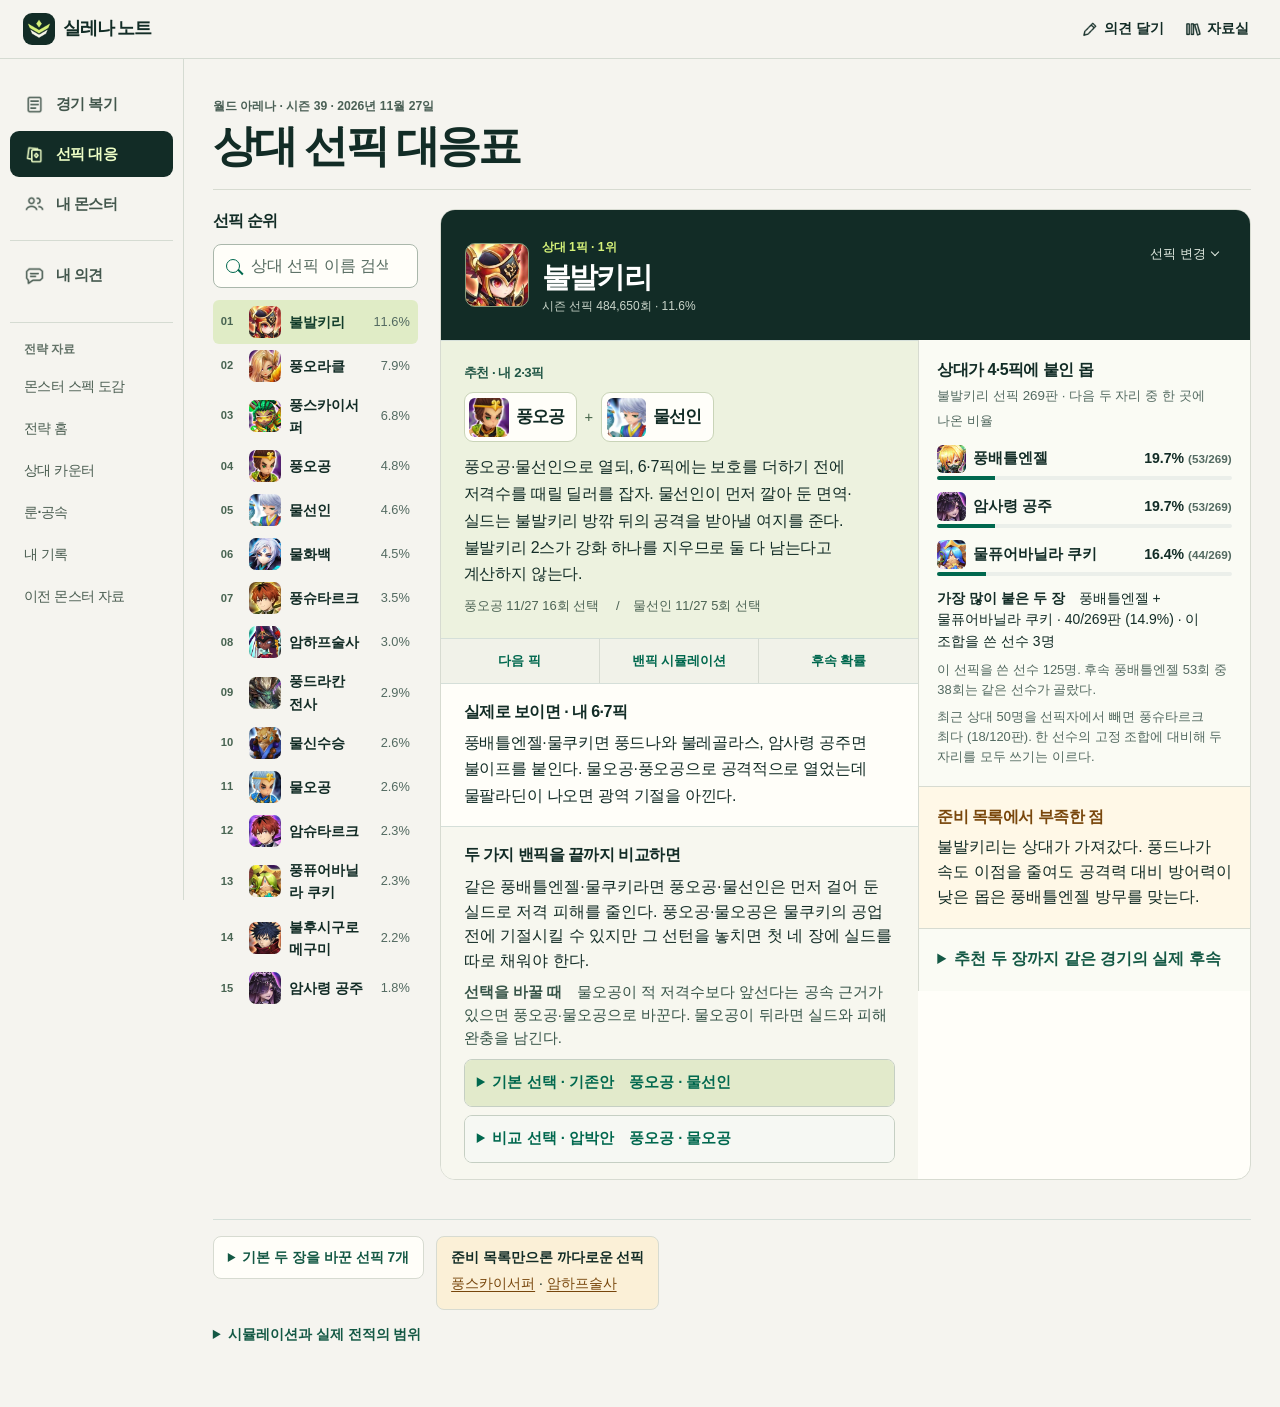
<file: first-picks.html>
<!DOCTYPE html>
<html data-rta-page="first-picks" lang="ko"><head><meta charset="utf-8"/><meta content="width=device-width, initial-scale=1, viewport-fit=cover" name="viewport"/>
<title>상대 선픽 대응표 · 시즌 39 TOP 15</title><style>:root{color-scheme:light;--ink:#182d28;--muted:#536a61;--green:#135844;--line:#d5dfd9;--paper:#fafbf7;--teal:#dcefe4;--warm:#fff2d5}
*{box-sizing:border-box}
html{font:16px/1.55 system-ui,-apple-system,sans-serif;background:var(--paper);color:var(--ink);word-break:keep-all;overflow-wrap:anywhere}
body{margin:0}main{max-width:1120px;margin:auto;padding:0 clamp(15px,3.5vw,44px) 60px}
a{color:var(--green);text-underline-offset:3px}a:focus-visible,select:focus-visible,summary:focus-visible{outline:3px solid #bb6a12;outline-offset:2px}
header{padding:1rem 0 1.4rem;border-bottom:2px solid var(--ink)}header nav{display:flex;justify-content:space-between;gap:1rem;font-size:.88rem}
h1{font-size:clamp(1.9rem,5vw,3.5rem);letter-spacing:-.065em;line-height:1.15;margin:.6rem 0}h2,h3,p{margin:0}h3{font-size:1rem}
header p,.muted,small,.method{color:var(--muted)}.date{margin:1.3rem 0 0;font-size:.83rem;font-weight:700}.layout{display:grid;grid-template-columns:minmax(215px,28%) 1fr;gap:clamp(1rem,3vw,2.4rem);margin-top:1.4rem;align-items:start}
aside h2{font-size:1rem;margin:0 0 .6rem}.ranks{list-style:none;margin:0;padding:0}.ranks a{display:flex;align-items:center;gap:.45rem;text-decoration:none;color:var(--ink);padding:.32rem .55rem;border-radius:6px;font-size:.9rem}
.ranks a:hover,.ranks a[aria-current]{background:var(--teal)}.rank-num{width:1.3rem;color:var(--muted);font-size:.8rem;font-variant-numeric:tabular-nums}.ranks b{font-weight:660}.ranks .rate{margin-left:auto;color:var(--muted);font-size:.8rem}
.face{display:inline-block;flex:none;width:2.2rem;height:2.2rem;background-size:cover;background-position:center;border-radius:6px;background-color:#dce3dc}.unit{display:inline-flex;align-items:center;gap:.45rem;font-weight:650}.ranks .face{width:1.85rem;height:1.85rem}.mobile-select{display:none}
.matchup{background:#fff;border:1px solid var(--line);border-radius:13px;overflow:hidden;margin-bottom:1rem}.matchup>div,.matchup>details{padding:1rem clamp(1rem,2.3vw,1.45rem)}.matchup>div+div,.matchup>details{border-top:1px solid var(--line)}
.match-head{display:flex;align-items:center;gap:.8rem;background:#163e32;color:white}.match-head .face{width:3.4rem;height:3.4rem;border:1px solid #ffffff55}.match-head h2{font-size:clamp(1.4rem,4vw,1.9rem);line-height:1.25;margin:.1rem 0}.match-head p{color:#cfe3d7;font-size:.85rem}.match-head small{color:#efe2a7;font-weight:650}
.pick{background:#eff6ed}.picks{display:flex;align-items:center;gap:.55rem;flex-wrap:wrap;margin:.5rem 0}.picks .unit{font-size:1.1rem}.picks .face{width:2.4rem;height:2.4rem}.status{font-size:.82rem;color:var(--muted);margin-top:.45rem}.saved{font-weight:650;color:#7c490d}
.frequency{list-style:none;margin:.55rem 0;padding:0}.frequency li{display:grid;grid-template-columns:minmax(8.5rem,1fr) minmax(36px,1fr) auto;gap:.6rem;align-items:center;margin:.45rem 0}.track{display:block;background:#ebefea;border-radius:5px;height:.4rem;overflow:hidden}.fill{display:block;height:100%;background:#43816b}.frequency .value{font-weight:650;font-variant-numeric:tabular-nums;font-size:.88rem;white-space:nowrap}.frequency .face{width:1.8rem;height:1.8rem}.frequency .unit{font-size:.92rem}
.call h3,.gap h3{margin-bottom:.3rem}.gap{background:#fff8e7}.gap h3{color:#79470c}.pairs-line{font-size:.87rem}.ties{font-size:.83rem;margin:.35rem 0}.sample-note{font-size:.81rem;margin-top:.45rem}.limits{margin-top:1rem;background:var(--warm);border-radius:8px;padding:.7rem .85rem}.limits b{font-size:.85rem}.limits p{margin:.25rem 0}.limits a{color:#77460c;font-size:.9rem}
details>summary{cursor:pointer;color:var(--green);font-weight:650}details p{margin-top:.45rem}footer{margin-top:1.45rem;padding-top:1rem;border-top:1px solid var(--line);font-size:.88rem}.method p{max-width:80ch}.method a{white-space:nowrap}[hidden]{display:none!important}
@media(max-width:720px){header{padding-bottom:1rem}.layout{display:block;margin-top:.8rem}.enhanced .ranks,.enhanced aside>h2{display:none}.enhanced .mobile-select{display:block;font-weight:650}.mobile-select select{display:block;width:100%;margin:.25rem 0 .6rem;padding:.65rem;font:inherit;background:white;color:var(--ink);border:1px solid #9dada2;border-radius:6px}.limits{padding:.4rem .65rem;margin:.35rem 0 .7rem}.limits p{display:inline;margin-left:.6rem}.frequency li{grid-template-columns:minmax(6rem,1fr) minmax(20px,.35fr) auto;gap:.3rem}.frequency .value{font-size:.8rem}.ranks{columns:2}}
@media print{.enhanced .matchup[hidden]{display:block!important}.layout{display:block}aside,header nav{display:none}.matchup{break-inside:avoid}}

.routes>h3,.routes>p{margin-bottom:.45rem}
.switch{font-size:.93rem;color:#365448}
.route{margin-top:.55rem;border:1px solid var(--line);border-radius:8px;overflow:hidden}
.route>summary{padding:.55rem .7rem;font-size:.94rem;background:#f6f8f3}
.route[data-plan=primary]>summary{background:var(--teal)}
.route-steps{list-style:none;margin:0;padding:0 .7rem}
.route-steps li{display:grid;grid-template-columns:5.1em 1fr;gap:.55rem;align-items:start;border-bottom:1px solid var(--line);padding:.55rem 0}
.route-steps li>b{color:var(--muted);font-size:.79rem;padding-top:.23rem}
.route-steps .unit{font-size:.88rem;margin-right:.3rem}.route-steps .face{width:1.6rem;height:1.6rem}
.route-steps li p,.ban-plan p{font-size:.92rem;margin-top:.25rem}
.ban-plan,.route-source{padding:.5rem .7rem .7rem}.ban-plan h4{margin:.45rem 0 .1rem}.ban-plan .four{font-size:.82rem;color:var(--muted)}
.route-source{background:#f7f8f4;color:var(--muted);font-size:.81rem}.route-source p{margin:.15rem 0}
@media(max-width:480px){.route-steps li{grid-template-columns:4.65em 1fr;gap:.25rem}.route-steps .unit{margin-bottom:.12rem}}
.p13812{background-image:url(assets/portraits/3904f3d5450138bdfe011b9b3ccab5ee8bd1adc12e3132697a54a6924021ed19.webp)}
.p13815{background-image:url(assets/portraits/869e455461b909e4ccbc8ca558d8ec6c3b1b479e6a863b3a958cbde89bee820c.webp)}
.p14413{background-image:url(assets/portraits/d1d1875d9fcb245dd5a0b4863cf3758d6e889fe03139824ec6c03156179b3799.webp)}
.p14514{background-image:url(assets/portraits/d592684f8e5436724c8c967ff1a99c9896d3028ae7562f5143ef1d340f5eb910.webp)}
.p14712{background-image:url(assets/portraits/cf2b0bb7cef5a137e162e85366c886f9a4b4f7180e41721e127f6cb80b431c9a.webp)}
.p14714{background-image:url(assets/portraits/9b4d6077c69322b32f1dc9b0096aff6074775efa42501e3d582c5f3b4c01f68d.webp)}
.p15712{background-image:url(assets/portraits/89aa279b245985c31742a158288b7a06d7e0014c8f19954d289b9d18a5afbcd7.webp)}
.p15713{background-image:url(assets/portraits/38546511892c67faf35f2e2ccba6ffa27662a2b249d3d8392127bb4148831bfe.webp)}
.p15714{background-image:url(assets/portraits/0c2e1dccd828f8d201ebff1e855923e39609c9b40000b6714596d74f1db9f824.webp)}
.p15715{background-image:url(assets/portraits/d33df78003a69be0cc63c0c09ca77b5c5fb2a04eb3c1f015b0eda3ee236d3a78.webp)}
.p16111{background-image:url(assets/portraits/fbdc191d992627ec362072b252555023d5e659fb6321d37f14e43fce946f5865.webp)}
.p16113{background-image:url(assets/portraits/6f3b93a3b7ae2865c56dc31ae0a99936056a8b42f184d5c6ba88fdae30eead17.webp)}
.p16114{background-image:url(assets/portraits/ddb8237cca0874a41d030b78f74804cc4c1a9114f109513d9c5f409ca6a80e2b.webp)}
.p16611{background-image:url(assets/portraits/e1d195b843487c008090da8949873e29147fa5eb69e9d69477161fe76683a092.webp)}
.p16612{background-image:url(assets/portraits/652e521d5e234e468c36c516cf3050a19cad801732c644fc0a5de39c3fb944a2.webp)}
.p16613{background-image:url(assets/portraits/dd6c7b8415b7d42520c969ec498ed7c2cfabc60f476b2c3d3d8928cc570c0c13.webp)}
.p16614{background-image:url(assets/portraits/453f720f7aacc6b6333fd64691614de9f7c2006d897e5f00aa7ae42a76000e6c.webp)}
.p16811{background-image:url(assets/portraits/fe96dbcef935d5f52e20fbae0be6c513b384606e79e5366f3c57d9d6eee6671c.webp)}
.p16812{background-image:url(assets/portraits/82c1a0b26c988f865bbc26c54f342fb3649a75d1fd961a0f7b7f3f686b354ebf.webp)}
.p16813{background-image:url(assets/portraits/99c2173e7b5901ec2c5f264894dfa4cc4b9bf27380ff4602f92ad59d47f158aa.webp)}
.p17012{background-image:url(assets/portraits/0db12c797ad148a1e66134f17eaad167f3a6abfa8bb43aa1d5f0de78c2d8b822.webp)}
.p17411{background-image:url(assets/portraits/6528e3ef23036f9b8450407125f603a7c6188f35fe7dcd14c0c7ea79bede8962.webp)}
.p18314{background-image:url(assets/portraits/b6d9361784c001fb860742d023854ab7878628df6b174dae64e5229935634dc0.webp)}
.p18611{background-image:url(assets/portraits/a56fce0275119de731c1efad571ea1219fe692d8ca387f029ecffdaf8ae51e75.webp)}
.p19212{background-image:url(assets/portraits/c5276ae622fe7d66e693d2630bbcb8353ac5a3462359251e449a915b945e8616.webp)}
.p19712{background-image:url(assets/portraits/6d5db8f5e56e503449f61cd3ad020c0af3c2e5b59436828647db7d1eedae70f9.webp)}
.p21012{background-image:url(assets/portraits/a208f27d4c4a11b63234c5c8bd416fcdb69ede35dc31563c7310ca9b98c18989.webp)}
.p21314{background-image:url(assets/portraits/3d03c6cb8720087261dfb4918489c6d361825a0633b29ecc8d624ad5cbed4ad2.webp)}
.p21415{background-image:url(assets/portraits/a852d75f2936c8585580df260bcae7d170680fd21105e30a6031ad8595ce6b61.webp)}
.p21513{background-image:url(assets/portraits/80bc53a2876bc3a9538646dd27194f075ccf071bab99b2ffc8b21a8ec66fde39.webp)}
.p21811{background-image:url(assets/portraits/30899fe032bfa0d155623ba93f120d1aa219c276a652f127a5fcbbfe9c287e20.webp)}
.p22214{background-image:url(assets/portraits/c465e3dd2c4c2074a8c44fe52dd76a2a7a5016dd4dfa124f3ef7a1c32edef26f.webp)}
.p22611{background-image:url(assets/portraits/4dfce026d87576c47bfb9f7f4bc28eb8954cc1dcd328cc6eb54e1dff1cfbb9a6.webp)}
.p22913{background-image:url(assets/portraits/b4f9fff98fd3b2f2d009bce8c6678bd224c28966d38796573dfbf5bb0654d229.webp)}
.p23111{background-image:url(assets/portraits/61432cd36e023f181b20278c26d8745d7cf7aced513ae0a195f63436b18c123a.webp)}
.p23115{background-image:url(assets/portraits/db4218bd8d25415e66499f23e2d2e02d6c362e4941963d8898b351a93a7c6345.webp)}
.p23711{background-image:url(assets/portraits/e1326f1d9d38b106250792785417b2d05f7625e747ed879a2c62cd19972e9066.webp)}
.p23712{background-image:url(assets/portraits/6fbd7d165246dabd2c7db85f5a7de603efa8a8674dd4d00d5563b5d49c83b4ce.webp)}
.p24013{background-image:url(assets/portraits/91b286004a678b9ce04e63cf3f6cf0b21634b0bd0a03146da0a3402296746902.webp)}
.p25311{background-image:url(assets/portraits/e23fc2457c211b77d4dd43742f64d9378eed357caa935d158470728799957ac2.webp)}
.p25313{background-image:url(assets/portraits/62b18b57d9ca00f80db62252cc4f6aa1955a197a71d9fdc51bf1ab6a8bd3d750.webp)}
.p25414{background-image:url(assets/portraits/75ae10baad00d2241ca79c5db684c551d32bbbcf07a899caec961fac9b2bd552.webp)}
.p26113{background-image:url(assets/portraits/7751cb448af0c11deac05314ce385d5f78df2d0eb5d8df23bc0b34586e4ca592.webp)}
.p26311{background-image:url(assets/portraits/32ada59836ababc29ba42e2d7128eefeae1fa124f3bec460988195c1acdcd2a5.webp)}
.p26313{background-image:url(assets/portraits/5242f75d912c16a66926d4c9224e524a64b375de98da49630fccef25aa94f50e.webp)}
.p26413{background-image:url(assets/portraits/ac4cc87db64a0f464447899e0451ba73b43e729b9f2988ffaefcd9ab06f68d8b.webp)}
.p27714{background-image:url(assets/portraits/e2a5269343f8de2f3ac17b051123ce28f258018ce4edfce659a0b0f6f99b6657.webp)}
.p28311{background-image:url(assets/portraits/c09cddfa705c8110a1f914e5dc1dd0696aff6eaa6cfee722299ac87f69be17de.webp)}
.p28312{background-image:url(assets/portraits/478e8105453d9b180827484eb6e14f03f544cecdcb1d1419908b2355dca60af0.webp)}
.p28611{background-image:url(assets/portraits/dec092938190b751e3e0df16ae7b79ef8a8e24ccc0e546c843cb567fbd22683c.webp)}
.p28911{background-image:url(assets/portraits/69d6a6eade1b7168b063db50219b83d8b3e34a86f67d88bf6681274d58f6bd24.webp)}
.p28914{background-image:url(assets/portraits/1f8d5a793234dd8c58c3a2a5e6057c30a8347e4d77f05e249a1e39b33395d01d.webp)}
.p28915{background-image:url(assets/portraits/19e4354f60b6fdfa6a8f7da4c5279f87328c2f79d90796a003ef27dbb6802096.webp)}
.p29115{background-image:url(assets/portraits/7be030916a6303f1ce6ec4a0d027ab6ebd3e9a68b7c013bcbc44c9f05464a848.webp)}
.p30314{background-image:url(assets/portraits/20bd08ff571fb4ac2f1179aa73a5ac8f8d3cedc1a681b1dc49960214a4609812.webp)}
.p30512{background-image:url(assets/portraits/8a9c6df625f69bd301f4254cf4d30e06ac07e9a9d2cbeea7f06fdb2a7f214446.webp)}
.p30614{background-image:url(assets/portraits/ca1b75883923b9e423daf40890a308c26ba855cced7c32b2d9e31ea2633271ae.webp)}
.p30713{background-image:url(assets/portraits/f378d8dd6b878937662d84748f2e2bf65e8389038d157ac624c5e2e8a1e685f3.webp)}
.p31311{background-image:url(assets/portraits/f3a8ec3c1634171e5403d707415104d9b946bb319cfdb6ee38f30000a7cf091e.webp)}
.p31315{background-image:url(assets/portraits/aae7c490cd40faf5262472ba6b22058461cfd8f7820cd356c2327ce1178a8494.webp)}
.p32111{background-image:url(assets/portraits/7494880c2fad8e1df02c7c1eb2220cfadddc247fb2085261e30f2f7a2d131742.webp)}
.p32112{background-image:url(assets/portraits/5704f2ad70fa9c7164e345ad5fa93a78f41ee377f552959d176375148b83b560.webp)}
.p32311{background-image:url(assets/portraits/aa44faecd7ed4f8e255f29660b3c0aa0d6850d415adfc0ba46326013ffae646c.webp)}
.p33312{background-image:url(assets/portraits/3f73e1b643391810149c641aaecdcaba59451c7432e1bb8ffb269e9a58c14eb6.webp)}
.p34012{background-image:url(assets/portraits/948a58beb6e57eb1f98ec6b79f2270db4d360baf095be4229c30b04f9daf9c3d.webp)}
.p34712{background-image:url(assets/portraits/8d6e9eb7a4c56b5597d06f6c4835aa8689d0b50059c1251195f953f2381d1bdf.webp)}
.p35913{background-image:url(assets/portraits/65ac0c9c1d9261c52afd1d8409480262abf0ecaa78785105f742897a83e3d2d6.webp)}
.p35915{background-image:url(assets/portraits/ffb5961ab350b1c735ad18caac35557ca2e1357dfe69266c3e56a0177d087a80.webp)}
</style><style>#opinion-dock, #opinion-dialog {font: 400 15px/1.55 system-ui,-apple-system,sans-serif; color:#18382f; text-align:left; word-break:keep-all; overflow-wrap:anywhere}
#opinion-dock {position:fixed; right:max(.65rem,env(safe-area-inset-right)); bottom:max(.65rem,env(safe-area-inset-bottom)); z-index:12; max-width:calc(100vw - 1.3rem)}
#opinion-dock [role=group] {display:flex; justify-content:flex-end; gap:.3rem}
#opinion-dock button, #opinion-dialog button, .opinion-inline {appearance:none; margin:0; border:1px solid #688479; border-radius:.45rem; padding:.42rem .72rem; min-height:2.4rem; background:#fff; color:#184b3b; font:600 .88rem/1.3 system-ui,-apple-system,sans-serif; cursor:pointer}
#opinion-dock button {background:#f8fbf7; box-shadow:0 2px 6px #122d2420}
#opinion-dock button[aria-pressed=true], #opinion-dialog #opinion-save, #opinion-dialog #opinion-copy {background:#18553e; color:white; border-color:#18553e}
#opinion-tip {margin-bottom:.3rem; padding:.35rem .65rem; border:1px solid #c1d1c7; border-radius:.4rem; background:#f8fbf7; color:#2f5548; font-size:.8rem}
.opinion-spacer {display:block; height:calc(3.75rem + env(safe-area-inset-bottom)); pointer-events:none}
.opinion-inline {display:none!important}
.opinion-writing .opinion-inline {display:inline-block!important; vertical-align:baseline; min-height:1.7rem; line-height:1.25; padding:.15rem .42rem; margin:.15rem 0 .15rem .35rem; font-size:.76rem; color:#225e48; border-color:#9dbbaa}
.opinion-writing .opinion-has-note {background:#e5f1e8; border-color:#649278}
#opinion-dock button:focus-visible, #opinion-dialog :focus-visible, .opinion-inline:focus-visible {outline:3px solid #b07827; outline-offset:2px}
#opinion-dialog {position:fixed; inset:0; z-index:50; margin:auto; box-sizing:border-box; width:min(34rem,calc(100vw - 1.25rem)); max-width:none; max-height:85vh; max-height:85dvh; overflow:auto; padding:1.15rem; border:1px solid #95ad9f; border-radius:.8rem; background:#fffefa; box-shadow:0 .7rem 3rem #122d2433}
#opinion-dialog::backdrop {background:#122d2480}
#opinion-dialog [hidden], #opinion-dock [hidden] {display:none!important}
#opinion-dialog button:disabled {opacity:.5; cursor:default}
#opinion-dialog .opinion-head {display:flex; align-items:center; justify-content:space-between; gap:.75rem; margin:0 0 .75rem}
#opinion-dialog h2 {margin:0; padding:0; border:0; font:700 1.25rem/1.3 system-ui,-apple-system,sans-serif; color:#18382f}
#opinion-dialog p {font:inherit; margin:.35rem 0}
#opinion-dialog .opinion-context {font-weight:650; color:#355d4d}
#opinion-dialog blockquote {margin:.45rem 0 .85rem; padding:.35rem .6rem; border:0; border-left:3px solid #a3bfae; border-radius:0; background:#f1f6ef; color:#29483c; font-size:.92rem}
#opinion-dialog label {display:block; margin:.4rem 0 .25rem; font-weight:650; color:#18382f}
#opinion-dialog textarea {display:block; box-sizing:border-box; width:100%; min-width:0; min-height:5rem; padding:.6rem; margin:0; resize:vertical; border:1px solid #92aa9c; border-radius:.4rem; background:white; color:#122d24; font:400 16px/1.5 system-ui,-apple-system,sans-serif}
#opinion-dialog .opinion-actions {display:flex; flex-wrap:wrap; gap:.5rem; margin:.65rem 0}
#opinion-dialog #opinion-entries {display:block; list-style:none; padding:0; margin:.5rem 0}
#opinion-dialog .opinion-entry {display:block; padding:.6rem 0; border-top:1px solid #d7e2da}
#opinion-dialog .opinion-entry p {white-space:pre-wrap; margin:.25rem 0 .45rem}
#opinion-dialog .opinion-entry blockquote {margin-bottom:.35rem}
#opinion-dialog #opinion-storage, #opinion-dialog #opinion-status, #opinion-dialog .opinion-empty {color:#496557; font-size:.85rem}
#opinion-dialog #opinion-status:empty {display:none}
@media print {#opinion-dock, #opinion-dialog, .opinion-inline, .opinion-spacer {display:none!important}}
</style>
<meta content="#f5f4ef" name="theme-color"/><meta content="yes" name="apple-mobile-web-app-capable"/>
<meta content="yes" name="mobile-web-app-capable"/><meta content="default" name="apple-mobile-web-app-status-bar-style"/>
<meta content="실레나 노트" name="apple-mobile-web-app-title"/>
<link href="app.webmanifest" rel="manifest"/><link href="app-icons/touch-180.png" rel="apple-touch-icon" sizes="180x180"/>
<link href="app-icons/arena-192.png" rel="icon" type="image/png"/><style>:root[data-rta-page] {
  color-scheme:light;
  --app-canvas:#f5f4ef; --app-paper:#fffef9; --app-ink:#122c26;
  --app-green:#00684e; --app-lime:#d6f279; --app-line:#d5dbd2; --app-muted:#52665b;
  --app-rail:184px; --app-bar:54px;
  --app-font:"Inter",-apple-system,BlinkMacSystemFont,"Apple SD Gothic Neo","Malgun Gothic",sans-serif;
  --app-mono:"SFMono-Regular",Consolas,monospace;
  background:var(--app-canvas); color:var(--app-ink); -webkit-text-size-adjust:100%;
  scroll-padding-top:calc(var(--app-bar) + env(safe-area-inset-top,0px) + 12px);
}
html[data-rta-page] body {margin:0; min-width:0; background:var(--app-canvas); color:var(--app-ink); font-family:var(--app-font)}
#rta-app-head, #rta-app-nav, #app-library, #opinion-dialog {box-sizing:border-box; font-family:var(--app-font); line-height:1.4; letter-spacing:normal}
#rta-app-head *, #rta-app-nav *, #app-library *, #opinion-dialog * {box-sizing:border-box}
#rta-app-head {position:sticky; z-index:16; top:0; display:flex; align-items:center; justify-content:space-between;
  gap:6px; padding:env(safe-area-inset-top,0px) max(14px,env(safe-area-inset-right,0px)) 0 max(14px,env(safe-area-inset-left,0px));
  min-height:calc(var(--app-bar) + env(safe-area-inset-top,0px)); background:var(--app-canvas); border-bottom:1px solid var(--app-line)}
#rta-app-head a.rta-brand {display:inline-flex; align-items:center; gap:8px; min-height:44px; color:var(--app-ink); text-decoration:none; white-space:nowrap}
.rta-brand b {font-size:18px; font-weight:820; letter-spacing:-.065em}
.rta-brand img {width:32px;height:32px;border-radius:9px;flex:none}
#rta-app-head .rta-actions {display:flex; align-items:center; gap:2px}
#rta-app-head button, #rta-app-nav button, #app-library button {appearance:none; -webkit-appearance:none;
  border:0; cursor:pointer; font:650 14px/1.25 var(--app-font); color:var(--app-ink); background:transparent; margin:0}
#rta-app-head button {display:inline-flex; min-height:44px; min-width:44px; align-items:center; justify-content:center; gap:5px; border-radius:8px; padding:0 9px}
#rta-app-head #opinion-mode[aria-pressed=true] {background:var(--app-lime);color:#183920}
#rta-app-head .rta-actions #app-library-open {padding-right:3px}
.rta-icon, #rta-app-head #opinion-mode::before, #rta-app-nav #opinion-list-open::before {content:""; display:inline-block; width:21px; height:21px; flex:0 0 auto; background:currentColor;
  -webkit-mask:url(app-icons/interface.png) var(--app-icon-x,0%) center / 600% 100% no-repeat;
  mask:url(app-icons/interface.png) var(--app-icon-x,0%) center / 600% 100% no-repeat}
.icon-draft {--app-icon-x:20%}.icon-roster {--app-icon-x:40%}
#rta-app-nav #opinion-list-open::before {--app-icon-x:60%}
.icon-library {--app-icon-x:80%}#rta-app-head #opinion-mode::before {--app-icon-x:100%}
#rta-app-head .rta-icon, #rta-app-head #opinion-mode::before {width:18px;height:18px}
#rta-app-nav {position:fixed; z-index:15; top:auto; bottom:0; left:0; right:0; height:auto; width:auto; max-width:none; margin:0;
  display:grid; grid-template-columns:repeat(4,minmax(0,1fr)); gap:2px; border-top:1px solid #d7dcd2; background:#fffef9;
  padding:3px max(7px,env(safe-area-inset-right,0px)) calc(3px + env(safe-area-inset-bottom,0px)) max(7px,env(safe-area-inset-left,0px))}
#rta-app-nav a, #rta-app-nav #opinion-list-open {position:relative; display:flex; flex-direction:column; align-items:center; justify-content:center;
  margin:0; width:100%; padding:3px 2px; min-width:0; min-height:51px; gap:3px; border:0; border-radius:9px;
  color:#43574d; background:transparent; text-decoration:none; font:650 11px/1.2 var(--app-font); letter-spacing:-.025em}
#rta-app-nav a[aria-current=page] {color:#005b43; background:#e7efdf}
#rta-app-nav #opinion-list-open:not([data-count="0"])::after {content:attr(data-count); position:absolute; top:2px; left:calc(50% + 7px);
  min-width:15px; padding:1px 3px; border-radius:9px; background:var(--app-ink); color:white; text-align:center; font:700 10px/13px var(--app-font)}
#app-opinions-slot {display:flex; min-width:0}
html.rta-shell-ready #opinion-dock,html.rta-shell-ready .opinion-spacer,
html.rta-shell-ready #reader-bar,html.rta-shell-ready .current-roster-entry {display:none!important}
html[data-rta-page] body {padding-bottom:calc(78px + env(safe-area-inset-bottom,0px))}
html[data-rta-page] :where(button,a,input,textarea,select,summary):focus-visible {outline:3px solid #568108;outline-offset:2px}
html[data-rta-page] :where(textarea,input[type=search],input[type=text],select) {font-size:max(16px,1em)}
#app-library, html[data-rta-page] #opinion-dialog {box-sizing:border-box; position:fixed; z-index:30; inset:auto 0 var(--app-keyboard,0px); margin:0 auto;
  width:100%; max-width:540px; max-height:min(88dvh,calc(var(--app-visual-height,100dvh) - 12px)); overflow:auto; overscroll-behavior:contain;
  border:1px solid var(--app-line); border-bottom:0; border-radius:20px 20px 0 0; padding:18px 19px max(20px,env(safe-area-inset-bottom,0px));
  background:var(--app-paper); color:var(--app-ink); text-align:left; box-shadow:0 -12px 50px #102c2026}
#app-library:not([open]), html[data-rta-page] #opinion-dialog:not([open]) {display:none}
#app-library::backdrop,html[data-rta-page] #opinion-dialog::backdrop {background:rgb(12 32 24 / 52%)}
#app-library .rta-sheet-head,html[data-rta-page] #opinion-dialog .opinion-head {display:flex; align-items:center; justify-content:space-between; gap:14px; margin:0 0 10px}
#app-library h2,html[data-rta-page] #opinion-dialog h2 {color:var(--app-ink);margin:0;font:800 23px/1.35 var(--app-font);letter-spacing:-.055em}
#app-library .rta-close,html[data-rta-page] #opinion-dialog #opinion-close {min-width:44px; min-height:44px; border:0; background:transparent; color:var(--app-green); font-size:14px}
.rta-library-links {display:grid}
.rta-library-links a {display:flex;justify-content:space-between;align-items:center;min-height:60px;padding:10px 1px;color:var(--app-ink);border-top:1px solid var(--app-line);text-decoration:none}
.rta-library-links strong,.rta-library-links small {display:block}
.rta-library-links small {margin-top:3px;color:var(--app-muted);font-size:13px}
.rta-chevron {width:9px;height:9px;border-right:2px solid #5e7366;border-top:2px solid #5e7366; transform:rotate(45deg); margin-right:6px}
.rta-display {display:flex;gap:8px;border-top:1px solid var(--app-line);padding-top:12px;margin-top:3px}
#app-library .rta-display button {min-height:44px;padding:0 14px;border:1px solid var(--app-line);border-radius:8px}
#app-library .rta-display button[aria-pressed=true] {background:#e3efd9;color:var(--app-green)}
html[data-rta-page] #opinion-dialog button:not(#opinion-close), html[data-rta-page] .opinion-inline {min-height:44px}
html[data-rta-page] #opinion-dialog .opinion-actions {margin:12px 0 5px; gap:8px}
html[data-rta-page] #opinion-dialog :is(#opinion-save,#opinion-copy) {background:var(--app-green);color:#fff;border:0;border-radius:10px;min-height:46px;padding:0 22px}
html[data-rta-page] #opinion-dialog blockquote {background:#eff3e8;border-left:3px solid #86ab67;padding:10px 12px;line-height:1.55}
html[data-rta-page] #opinion-dialog textarea {border-radius:10px;font-size:16px}
html[data-rta-page] .opinion-writing .opinion-inline,html.opinion-writing[data-rta-page] .opinion-inline {background:#edf5cf;border-color:#bfcd99;min-width:44px;color:#17482d}
@media(min-width:860px){
  :root[data-rta-page]{--app-bar:59px}
  html[data-rta-page] body {padding-inline-start:var(--app-rail);padding-bottom:22px}
  #rta-app-head {margin-left:calc(0px - var(--app-rail));padding-inline:23px 28px}
  #rta-app-nav {top:calc(var(--app-bar) + env(safe-area-inset-top,0px));bottom:0;right:auto;width:var(--app-rail);padding:22px 10px;display:flex;flex-direction:column;align-items:stretch;gap:4px;
    background:var(--app-canvas);border:0;border-right:1px solid var(--app-line)}
  #rta-app-nav a, #rta-app-nav #opinion-list-open {flex-direction:row;justify-content:flex-start;gap:11px;padding:10px 14px;font-size:15px;min-height:46px;letter-spacing:-.04em}
  #rta-app-nav a[aria-current=page] {background:var(--app-ink);color:#eeffc7}
  #rta-app-nav #opinion-list-open:not([data-count="0"])::after {position:static;margin-left:auto}
  #app-opinions-slot {margin-top:9px;border-top:1px solid var(--app-line);padding-top:11px}
}
@media(min-width:700px) and (min-height:500px){
  #app-library, html[data-rta-page] #opinion-dialog {inset:0;margin:auto;border:1px solid var(--app-line);border-radius:16px;padding:24px;max-height:min(85dvh,780px)}
}
@media(max-width:859px) and (orientation:landscape) and (max-height:499px){
  #rta-app-head {position:relative}
  #rta-app-nav a,#rta-app-nav #opinion-list-open {flex-direction:row;gap:6px;min-height:44px}
}
@media(max-width:859px){
  html[data-rta-page] body {padding-inline:max(0px,env(safe-area-inset-left,0px)) max(0px,env(safe-area-inset-right,0px))}
  #rta-app-head {margin-inline:calc(0px - env(safe-area-inset-left,0px)) calc(0px - env(safe-area-inset-right,0px))}
}
@media(prefers-reduced-motion:reduce){html[data-rta-page] {scroll-behavior:auto!important}}
@media print {#rta-app-head,#rta-app-nav,#app-library,.app-opinion-tip {display:none!important}html[data-rta-page] body{padding:0}}
.rta-archive-nav {display:none}
@media(min-width:860px){
  #rta-app-nav {overflow-y:auto}
  #rta-app-nav .rta-archive-nav {display:block;margin-top:20px;padding:18px 2px;border-top:1px solid var(--app-line)}
  .rta-archive-nav b {display:block;padding:0 12px 8px;color:#627267;font:650 12px/1.4 var(--app-font)}
  #rta-app-nav .rta-archive-nav a {padding:9px 12px;min-height:42px;font-size:14px;color:#4a5d51;font-weight:550}
  #rta-app-nav .rta-archive-nav a[aria-current] {background:#e4eadf;color:var(--app-green);font-weight:750}
  html[data-rta-page] #opinion-dialog:has(#opinion-editor:not([hidden])) {width:min(840px,80vw);max-width:none}
  #opinion-dialog #opinion-editor:not([hidden]) {display:grid;grid-template-columns:1fr 1.1fr;grid-template-rows:auto 1fr auto;column-gap:28px}
  #opinion-editor #opinion-context {grid-column:1;grid-row:1}
  #opinion-editor #opinion-quote {grid-column:1;grid-row:2;align-self:start}
  #opinion-editor label {grid-column:2;grid-row:1;align-self:end}
  #opinion-editor textarea {grid-column:2;grid-row:2;min-height:140px}
  #opinion-editor .opinion-actions {grid-column:2;grid-row:3}
  html[data-rta-page] #opinion-dialog:has(#opinion-list:not([hidden])) {width:min(920px,83vw);max-width:none}
  #opinion-dialog .opinion-entry {display:grid;grid-template-columns:1.1fr 1fr;gap:6px 25px;align-items:start}
  #opinion-dialog .opinion-entry strong {grid-column:1/-1}
  #opinion-dialog .opinion-entry blockquote {grid-column:1;grid-row:2/4;margin:0}
  #opinion-dialog .opinion-entry p {grid-column:2;grid-row:2}
  #opinion-dialog .opinion-entry button {grid-column:2;justify-self:start}
  #app-library {max-width:640px}
  .rta-library-links {grid-template-columns:1fr 1fr;column-gap:26px}
  @media(hover:hover){#rta-app-nav a:not([aria-current]):hover,#rta-app-nav #opinion-list-open:hover,#rta-app-head button:hover {background:#e8ece2}}
}
html.rta-shell-ready .app-opinion-tip {margin:0;padding:8px max(16px,env(safe-area-inset-left,0px));border:0;border-radius:0;font:600 13px/1.4 var(--app-font);color:#345630;background:#edf5cf}
html.rta-shell-ready .app-opinion-tip[hidden] {display:none}
#opinion-dialog .opinion-entry-actions {display:flex;gap:12px;align-items:center}
#opinion-dialog .opinion-entry-actions a {display:inline-flex;align-items:center;min-height:44px;color:var(--app-green);font-size:14px}
#opinion-dialog .opinion-empty button {display:block;margin:10px 0 0}
@media(min-width:860px){#opinion-dialog .opinion-entry-actions {grid-column:2;grid-row:3}}
</style><style>/* Shared reference panels. Existing game portraits supply the element colors. */
html:is([data-rta-page="first-picks"],[data-rta-page="roster"]) main {
  --cp-ink:#122c26; --cp-muted:#4b6056; --cp-green:#00684e; --cp-lime:#d6f279; --cp-card:#fffef9; --cp-stroke:#d7dbd1;
  max-width:1260px; width:100%; margin-inline:auto; padding:clamp(18px,3vw,48px) clamp(14px,3.25vw,48px) 40px;
  color:var(--cp-ink); box-sizing:border-box;
}
.cp-heading {position:relative; padding:0 0 17px; margin:0 0 19px; background:none; color:var(--cp-ink); border:0; border-bottom:1px solid var(--cp-stroke); border-radius:0}
.cp-heading nav {display:none}
.cp-heading .date,.cp-heading>small {display:block; margin:0; font-size:.76rem; font-weight:660; color:var(--cp-muted)}
.cp-heading h1 {font-size:clamp(1.8rem,3.4vw,3.05rem); margin:.14em 0 0; line-height:1.14; letter-spacing:-.065em; color:var(--cp-ink)}
[data-rta-page="roster"] #cp-units [hidden], [data-rta-page="roster"] #cp-guide[hidden], [data-rta-page="roster"] #cp-units[hidden] {display:none!important}
.cp-empty,.cp-search-status {color:var(--cp-muted); padding:.65em .15em; font-size:.88rem}
.cp-search {min-width:0; display:flex; align-items:center; gap:9px; height:44px; border:1px solid #aab7ab; border-radius:8px; background:var(--cp-card); padding-inline:12px}
.cp-search:focus-within {outline:2px solid var(--cp-green); outline-offset:1px}
.cp-search input {appearance:none; -webkit-appearance:none; width:100%; min-width:0; height:100%; background:transparent; border:0; outline:0; color:var(--cp-ink); font:inherit; font-size:16px}
.cp-search input::placeholder {color:#566b60}
.cp-lens {display:inline-block; flex:none; position:relative; width:14px; height:14px; border:1.7px solid var(--cp-green); border-radius:50%}
.cp-lens:after {content:""; position:absolute; width:7px; height:1.7px; right:-5px; bottom:-1px; background:var(--cp-green); transform:rotate(45deg)}
.cp-search input:focus-visible {outline:none}
[data-rta-page] .cp-finder .mobile-select {position:relative; overflow:hidden; display:flex; gap:6px; align-items:center; justify-content:center; margin:0; padding:0 11px; white-space:nowrap; border-radius:8px; background:#e6eadf; border:1px solid #cbd3c7; font-size:.8rem; font-weight:680; color:var(--cp-ink)}
.cp-finder .mobile-select:after,.cp-find-again:after {content:""; display:inline-block; width:5px; height:5px; border:solid currentColor; border-width:0 1.5px 1.5px 0; transform:rotate(45deg); margin-top:-3px}
.cp-finder .mobile-select:focus-within {outline:2px solid var(--cp-green)}
[data-rta-page] .cp-finder .mobile-select select {position:absolute; inset:0; margin:0; padding:0; height:100%; width:100%; min-width:0; max-width:100%; cursor:pointer; font-size:16px; opacity:0; display:block}
[data-rta-page="first-picks"] .layout {display:grid; grid-template-columns:minmax(220px,28%) minmax(0,1fr); align-items:start; gap:clamp(18px,3vw,38px); margin:0}
.cp-finder {min-width:0}
.cp-finder h2 {margin:0 0 10px; font-size:1rem; letter-spacing:-.045em}
.cp-finder-controls {display:flex; gap:5px; margin:0 0 12px}
.cp-finder-controls .cp-search {flex:1}
[data-rta-page="first-picks"] .cp-finder .ranks {display:grid; grid-template-columns:1fr; column-count:auto; padding:0; margin:0; list-style:none}
.cp-finder .ranks li {min-width:0; padding:0; margin:0}
[data-rta-page="first-picks"] .ranks a {position:relative; padding:6px 8px; border-radius:6px; min-height:44px; gap:8px; color:var(--cp-ink)}
[data-rta-page="first-picks"] .ranks a[aria-current] {background:#e0ecc6; color:#123d2b}
[data-rta-page="first-picks"] .ranks .rank-num {font-size:.7rem; font-weight:750; font-variant-numeric:tabular-nums; color:#486452; width:1.25rem; flex:none}
[data-rta-page="first-picks"] .ranks .rate {white-space:nowrap; flex:none}
[data-rta-page="first-picks"] .ranks .face {width:2rem; height:2rem; border-radius:7px}
[data-rta-page="first-picks"] .matchup {border:1px solid var(--cp-stroke); border-radius:15px; overflow:hidden; background:var(--cp-card)}
[data-rta-page="first-picks"] .match-head {position:relative; background:var(--cp-ink); color:#fff; border-radius:0; gap:13px; padding:clamp(16px,2vw,24px)}
[data-rta-page="first-picks"] .match-head .face {width:clamp(3.5rem,5vw,4.45rem); height:clamp(3.5rem,5vw,4.45rem); border-radius:10px; border:1px solid #879b7b}
[data-rta-page="first-picks"] .match-head small {color:var(--cp-lime); font-size:.76rem}
[data-rta-page="first-picks"] .match-head h2 {font-size:clamp(1.45rem,2.25vw,2rem); letter-spacing:-.055em; color:white; margin:.05em 0; line-height:1.23}
[data-rta-page="first-picks"] .match-head p {font-size:.75rem; color:#cad5ca}
.cp-find-again {margin-left:auto; align-self:start; flex:none; display:inline-flex; align-items:center; gap:6px; padding:.45rem .5rem; min-height:40px; background:transparent; border:0; color:#e1eae1; font:650 .77rem/1.3 inherit; cursor:pointer}
[data-rta-page="first-picks"] .pick {background:#edf2df; padding-block:clamp(14px,2vw,22px)}
[data-rta-page="first-picks"] .pick h3 {color:#225746; font-weight:730; font-size:.83rem}
[data-rta-page="first-picks"] .picks {gap:8px; margin:.55rem 0 .75rem; align-items:stretch}
[data-rta-page="first-picks"] .picks .unit {background:var(--cp-card); padding:.29rem .7rem .29rem .29rem; border:1px solid #c9d4b8; border-radius:9px; gap:7px; font-size:1.04rem; line-height:1.22; letter-spacing:-.045em}
[data-rta-page="first-picks"] .picks .face {width:2.45rem; height:2.45rem; border-radius:6px}
[data-rta-page="first-picks"] .picks>span[aria-hidden] {align-self:center; font-size:.92rem; color:#446348}
[data-rta-page="first-picks"] .pick>p:not(.status),[data-rta-page="first-picks"] .call p {font-size:1rem; line-height:1.67; letter-spacing:-.017em}
[data-rta-page="first-picks"] .pick .status {color:#4c6354; font-size:.81rem; line-height:1.55; margin-top:.5rem}
[data-rta-page="first-picks"] .cp-jumps {display:flex; gap:0; flex-wrap:wrap; align-items:stretch; padding:0!important; background:#f1f2e9}
.cp-jumps button {min-height:44px; color:var(--cp-green); font-size:.81rem; font-weight:700; flex:1; min-width:max-content; padding:6px 9px; cursor:pointer; background:transparent; border:0}
.cp-jumps button+button {border-left:1px solid var(--cp-stroke)}
.cp-jumps button:focus-visible,.cp-find-again:focus-visible,.cp-segments button:focus-visible,.cp-view-tabs button:focus-visible {outline:2px solid #a36700; outline-offset:-2px}
[data-rta-page="first-picks"] .matchup .call,[data-rta-page="first-picks"] .routes,[data-rta-page="first-picks"] .cp-frequency,.cp-search {scroll-margin-top:85px}
[data-rta-page="first-picks"] .matchup h3 {letter-spacing:-.035em}
[data-rta-page="first-picks"] .routes {background:#f7f7ef}
[data-rta-page="first-picks"] .route {background:var(--cp-card); border-color:#c5cfc3}
[data-rta-page="first-picks"] .route>summary {min-height:44px; font-size:.93rem; padding:.7rem .75rem; color:var(--cp-green)}
[data-rta-page="first-picks"] .route[data-plan=primary]>summary {background:#e2eacb}
[data-rta-page="first-picks"] .route-steps li>b {color:#39634e}
[data-rta-page="first-picks"] .frequency .fill {background:var(--cp-green)}
.cp-field-notes {display:flex; align-items:start; flex-wrap:wrap; gap:12px; margin-bottom:14px}
.cp-field-notes .limits,.cp-field-notes .changes {margin:0; padding:10px 14px; border:1px solid var(--cp-stroke); border-radius:8px; font-size:.86rem; background:var(--cp-card)}
.cp-field-notes .limits {background:#fbf0d7}
.cp-roster-heading {padding-right:90px}
.cp-total {display:inline-block; vertical-align:middle; margin-left:.4em; padding:.2em .5em; background:var(--cp-lime); border-radius:2em; font-size:clamp(.9rem,1.2vw,1.1rem); letter-spacing:0; line-height:1; font-weight:750}
.cp-stack {position:absolute; right:3px; top:50%; margin-top:-21px; display:flex}
.cp-stack img {width:40px; height:40px; border-radius:10px; border:2px solid #f5f4ef}
.cp-stack img+img {margin-left:-11px}
.cp-view-tabs {display:flex; width:max-content; max-width:100%; gap:3px; padding:3px; background:#e5e8dd; border-radius:10px; margin-bottom:16px}
.cp-view-tabs button,.cp-segments button {font:inherit; font-size:.87rem; font-weight:640; color:var(--cp-muted); cursor:pointer; border:0; border-radius:7px; background:transparent; padding:.45em 1em; min-height:40px}
.cp-view-tabs button[aria-pressed=true] {color:var(--cp-card); background:var(--cp-ink)}
.cp-filters {display:flex; align-items:center; gap:12px; flex-wrap:wrap}
.cp-filters .cp-search {flex:1; min-width:min(240px,100%)}
.cp-segments {display:flex; gap:4px; min-width:0; overflow-x:auto; scrollbar-width:thin; white-space:nowrap; padding:1px}
.cp-segments button {font-size:.82rem; padding:.45rem .65rem; min-height:42px; border:1px solid var(--cp-stroke); color:var(--cp-muted); background:var(--cp-card)}
.cp-segments button[aria-pressed=true] {color:var(--cp-green); background:#e3edcc; border-color:#a8be90}
[data-rta-page="roster"] .cp-unit-group {margin-top:22px; scroll-margin-top:85px}
[data-rta-page="roster"] .cp-unit-group h2 {margin:0; color:var(--cp-ink); font-size:clamp(1.22rem,1.8vw,1.55rem); letter-spacing:-.05em}
[data-rta-page="roster"] .cp-unit-group>p {font-size:.89rem; color:var(--cp-muted); margin:.25rem 0 .8rem}
[data-rta-page="roster"] .grid {grid-template-columns:repeat(auto-fill,minmax(min(225px,100%),1fr)); gap:9px; align-items:start}
[data-rta-page="roster"] .card {display:grid; grid-template-columns:52px minmax(0,1fr); gap:3px 12px; border-radius:12px; padding:12px; align-items:center; border:1px solid var(--cp-stroke); background:var(--cp-card)}
[data-rta-page="roster"] .card img {width:52px; height:52px; border-radius:9px}
[data-rta-page="roster"] .card h3 {font-size:1.12rem; letter-spacing:-.045em; color:var(--cp-ink); margin:0}
[data-rta-page="roster"] .card small {display:block; margin-top:3px; color:#42684f; font-size:.78rem; font-weight:650}
[data-rta-page="roster"] .card footer {grid-column:1/-1; margin:6px 0 0; color:var(--cp-muted); font-size:.78rem; font-variant-numeric:tabular-nums}
.cp-unit-details {grid-column:1/-1; border-top:1px solid var(--cp-stroke); margin-top:5px}
.cp-unit-details summary {display:flex; justify-content:space-between; align-items:center; min-height:42px; padding:4px 0; font-size:.86rem; font-weight:660; color:var(--cp-green); cursor:pointer}
.cp-unit-details summary::-webkit-details-marker {display:none}
.cp-unit-details summary:after {content:"＋"; font-size:1.12rem}
.cp-unit-details[open] summary:after {content:"−"}
.cp-unit-details p {margin:0 0 .5rem; font-size:.95rem; line-height:1.63}
#cp-guide {max-width:950px}
#cp-guide nav {display:flex; flex-wrap:wrap; gap:5px; margin:.85rem 0 1rem; font-size:0}
#cp-guide nav a {font-size:.86rem; display:inline-flex; align-items:center; padding:6px 12px; min-height:42px; text-decoration:none; border:1px solid var(--cp-stroke); border-radius:7px; background:var(--cp-card)}
#cp-guide .focus,#cp-guide .cp-guide-intro {border:1px solid var(--cp-stroke); padding:clamp(15px,2vw,22px); background:var(--cp-card); border-radius:12px}
#cp-guide .cp-guide-intro {color:white; background:var(--cp-ink)}
#cp-guide .cp-guide-intro h2,#cp-guide .focus h2 {margin:0 0 .4rem; font-size:1.3rem}
#cp-guide h2 {letter-spacing:-.045em}
#cp-guide section {scroll-margin-top:85px}
@media (max-width:760px) {
  html:is([data-rta-page="first-picks"],[data-rta-page="roster"]) main {padding:16px 13px 24px}
  .cp-heading {margin-bottom:13px; padding-bottom:13px}
  .cp-heading h1 {font-size:1.85rem}
  [data-rta-page="first-picks"] .layout {display:block}
  [data-rta-page="first-picks"] .cp-finder>h2 {display:none}
  .cp-finder-controls {margin-bottom:7px}
  [data-rta-page="first-picks"] .cp-finder .ranks {display:flex; align-items:stretch; gap:3px; margin:0 0 11px; overflow-x:auto; overscroll-behavior-x:contain; scrollbar-width:thin}
  [data-rta-page="first-picks"] .cp-finder .ranks li[hidden] {display:none!important}
  [data-rta-page="first-picks"] .cp-finder .ranks li {flex:0 0 66px}
  [data-rta-page="first-picks"] .cp-finder .ranks a {display:flex; flex-direction:column; justify-content:flex-start; align-items:center; gap:3px; padding:7px 2px 5px; min-height:72px; border-radius:8px}
  [data-rta-page="first-picks"] .ranks .rank-num {position:absolute; top:2px; left:5px; width:auto; min-width:16px; padding:0 2px; line-height:1.25; border-radius:4px; text-align:center; background:#f5f4ef; color:var(--cp-ink); font-size:.63rem}
  [data-rta-page="first-picks"] .ranks a[aria-current] .rank-num {background:var(--cp-lime)}
  [data-rta-page="first-picks"] .cp-finder .ranks .face {width:35px; height:35px; border-radius:7px}
  [data-rta-page="first-picks"] .cp-finder .ranks b {font-size:.72rem; line-height:1.16; letter-spacing:-.04em; text-align:center; overflow-wrap:anywhere}
  [data-rta-page="first-picks"] .cp-finder .ranks .rate {display:none}
  [data-rta-page="first-picks"] .match-head {padding:14px}
  [data-rta-page="first-picks"] .matchup>div,[data-rta-page="first-picks"] .matchup>details {padding:14px}
  .cp-stack img {width:34px; height:34px; border-radius:8px}
  .cp-stack {margin-top:-18px}
  .cp-filters {display:grid; gap:7px}
  .cp-view-tabs {margin-bottom:10px}
  [data-rta-page="roster"] .cp-unit-group {margin-top:16px}
  [data-rta-page="roster"] .card {padding:10px 12px 2px}
}
@media (max-width:365px) {
  .cp-find-again {align-self:center; font-size:.7rem; padding:4px}
  [data-rta-page="first-picks"] .picks .unit {font-size:.91rem}
  [data-rta-page="first-picks"] .picks .face {width:2rem; height:2rem}
}
@media print {
  .cp-search,.cp-filters,.cp-finder-controls,.cp-view-tabs,.cp-find-again,.cp-jumps {display:none!important}
}
/* The same evidence moves into a second reading pane on a wide screen. */
.cp-intel {min-width:0; border-top:1px solid var(--cp-stroke); color:var(--cp-ink)}
.cp-intel>div,.cp-intel>details {padding:1rem clamp(1rem,2.3vw,1.45rem)}
.cp-intel>div+div,.cp-intel>details {border-top:1px solid var(--cp-stroke)}
.cp-guide-title {display:none}
@media (min-width:1200px) {
  html:is([data-rta-page="first-picks"],[data-rta-page="roster"]) main {max-width:1640px; padding-inline:clamp(20px,2.25vw,40px)}
  [data-rta-page="first-picks"] .layout {grid-template-columns:clamp(205px,15vw,260px) minmax(0,1fr); gap:clamp(16px,1.7vw,32px)}
  .cp-finder {position:sticky; top:78px; max-height:calc(100dvh - 94px); overflow:auto; scrollbar-width:thin; scrollbar-color:#aab9ac transparent}
  [data-rta-page="first-picks"] .cp-finder .mobile-select {display:none}
  [data-rta-page="first-picks"] .matchup {display:grid; grid-template-columns:minmax(0,1.22fr) minmax(252px,.85fr); grid-template-areas:"head head" "pick stats" "jump stats" "call stats" "routes stats"; overflow:clip}
  [data-rta-page="first-picks"] .matchup[hidden] {display:none!important}
  .matchup>.match-head {grid-area:head}
  .matchup>.pick {grid-area:pick}
  .matchup>.cp-jumps {grid-area:jump}
  .matchup>.call {grid-area:call}
  .matchup>.routes {grid-area:routes}
  .matchup>.cp-intel {grid-area:stats; position:sticky; top:78px; align-self:start; height:max-content; border:0; border-left:1px solid var(--cp-stroke); background:#fafbf4}
  .cp-intel>div,.cp-intel>details {padding:clamp(14px,1.45vw,23px)}
  [data-rta-page="first-picks"] .cp-intel .frequency li {grid-template-columns:minmax(0,1fr) auto; gap:3px 5px; align-items:center; margin:.75rem 0}
  .cp-intel .frequency .track {grid-column:1/-1; grid-row:2; height:4px}
  .cp-intel .frequency .value {grid-column:2; grid-row:1}
  [data-rta-page="first-picks"] .cp-intel .frequency .unit {min-width:0}
  .cp-roster-workspace {display:grid; grid-template-columns:minmax(0,1.6fr) minmax(280px,.85fr); align-items:start; gap:clamp(18px,2vw,38px)}
  .cp-view-tabs {display:none}
  .cp-roster-workspace #cp-guide {position:sticky; top:78px; max-height:calc(100dvh - 94px); overflow:auto; scrollbar-width:thin; scrollbar-color:#b1bdac transparent; border-left:1px solid var(--cp-stroke); padding:0 4px 1rem clamp(14px,1.6vw,24px)}
  #cp-guide>.cp-guide-title {display:block; margin:0 0 8px; font-size:1.15rem}
  #cp-guide nav {margin:0 0 12px}
  #cp-guide nav a {font-size:.75rem; min-height:34px; padding:3px 8px}
  #cp-guide .cp-guide-intro {padding:16px}
  #cp-guide .cp-guide-intro h2 {font-size:1.18rem}
  #cp-guide .cp-guide-intro p,#cp-guide .focus p {font-size:.91rem}
  .cp-roster-workspace .cp-filters {display:grid; gap:8px}
  [data-rta-page="roster"] .cp-roster-workspace .grid {grid-template-columns:repeat(auto-fill,minmax(min(210px,100%),1fr))}
}
</style></head>
<body><div id="rta-app-head">
<a aria-label="실레나 노트 경기 복기" class="rta-brand" href="index.html#loss-feedback"><img alt="" height="32" src="app-icons/arena-192.png" width="32"/><b>실레나 노트</b></a>
<div class="rta-actions"><span id="app-mode-slot"></span><button aria-controls="app-library" aria-haspopup="dialog" id="app-library-open" type="button"><i aria-hidden="true" class="rta-icon icon-library"></i><span>자료실</span></button></div>
</div><nav aria-label="앱 메뉴" id="rta-app-nav"><a data-app-view="main" href="index.html#loss-feedback"><i aria-hidden="true" class="rta-icon icon-review"></i><span>경기 복기</span></a><a aria-current="page" data-app-view="first-picks" href="first-picks.html"><i aria-hidden="true" class="rta-icon icon-draft"></i><span>선픽 대응</span></a><a data-app-view="roster" href="roster.html"><i aria-hidden="true" class="rta-icon icon-roster"></i><span>내 몬스터</span></a><span id="app-opinions-slot"></span>
<div class="rta-archive-nav"><b>전략 자료</b><a href="spec-dictionary.html">몬스터 스펙 도감</a><a data-archive-topic="top" href="index.html#top">전략 홈</a><a data-archive-topic="counter-index" href="index.html#counter-index">상대 카운터</a><a data-archive-topic="rune-floors" href="index.html#rune-floors">룬·공속</a><a data-archive-topic="account-fit" href="index.html#account-fit">내 기록</a><a data-archive-topic="pool" href="index.html#pool">이전 몬스터 자료</a></div></nav><dialog aria-labelledby="app-library-title" id="app-library">
<div class="rta-sheet-head"><h2 id="app-library-title">전략 자료실</h2><button aria-label="자료실 닫기" class="rta-close" type="button">닫기</button></div>
<div class="rta-library-links"><a href="spec-dictionary.html"><span><strong>몬스터 스펙 도감</strong><small>대회·선수별 몬스터 세팅 비교</small></span><i aria-hidden="true" class="rta-chevron"></i></a><a href="index.html#top"><span><strong>전략 홈</strong><small>선픽과 후픽, 다음 딜러</small></span><i aria-hidden="true" class="rta-chevron"></i></a><a href="index.html#counter-index"><span><strong>상대 카운터</strong><small>상대 조합별 픽과 밴</small></span><i aria-hidden="true" class="rta-chevron"></i></a><a href="index.html#rune-floors"><span><strong>룬·공속</strong><small>준비표와 속도 계산기</small></span><i aria-hidden="true" class="rta-chevron"></i></a><a href="index.html#account-fit"><span><strong>내 기록</strong><small>전적과 밴 통계</small></span><i aria-hidden="true" class="rta-chevron"></i></a><a href="index.html#pool"><span><strong>이전 몬스터 자료</strong><small>24마리의 역할과 투자 기록</small></span><i aria-hidden="true" class="rta-chevron"></i></a></div>
</dialog><main><header class="cp-heading"><nav aria-label="리포트"><a href="index.html#loss-feedback">‹ 내 경기 복기</a><a href="roster.html">내 몬스터 목록</a></nav>
<p class="date">월드 아레나 · 시즌 39 · 2026년 11월 27일</p><h1>상대 선픽 대응표</h1>
</header>
<div class="layout"><aside class="cp-finder"><h2>선픽 순위</h2><div class="cp-finder-controls"><label class="cp-search"><span aria-hidden="true" class="cp-lens"></span><input aria-label="상대 선픽 이름 검색" autocomplete="off" enterkeyhint="search" id="cp-opener-search" placeholder="상대 선픽 이름 검색" type="search"/></label><label class="mobile-select">전체 순위<select id="opener-select"><option value="pick-13812">1위　불발키리　11.6%</option><option value="pick-15713">2위　풍오라클　7.9%</option><option value="pick-25313">3위　풍스카이서퍼　6.8%</option><option value="pick-16813">4위　풍오공　4.8%</option><option value="pick-18611">5위　물선인　4.6%</option><option value="pick-23711">6위　물화백　4.5%</option><option value="pick-35913">7위　풍슈타르크　3.5%</option><option value="pick-21415">8위　암하프술사　3.0%</option><option value="pick-30713">9위　풍드라칸 전사　2.9%</option><option value="pick-17411">10위　물신수승　2.6%</option><option value="pick-16811">11위　물오공　2.6%</option><option value="pick-35915">12위　암슈타르크　2.3%</option><option value="pick-26313">13위　풍퓨어바닐라 쿠키　2.3%</option><option value="pick-30512">14위　불후시구로 메구미　2.2%</option><option value="pick-31315">15위　암사령 공주　1.8%</option></select></label></div><ol class="ranks"><li><a href="#pick-13812"><span class="rank-num">01</span><span aria-hidden="true" class="face p13812"></span><b>불발키리</b><span class="rate">11.6%</span></a></li><li><a href="#pick-15713"><span class="rank-num">02</span><span aria-hidden="true" class="face p15713"></span><b>풍오라클</b><span class="rate">7.9%</span></a></li><li><a href="#pick-25313"><span class="rank-num">03</span><span aria-hidden="true" class="face p25313"></span><b>풍스카이서퍼</b><span class="rate">6.8%</span></a></li><li><a href="#pick-16813"><span class="rank-num">04</span><span aria-hidden="true" class="face p16813"></span><b>풍오공</b><span class="rate">4.8%</span></a></li><li><a href="#pick-18611"><span class="rank-num">05</span><span aria-hidden="true" class="face p18611"></span><b>물선인</b><span class="rate">4.6%</span></a></li><li><a href="#pick-23711"><span class="rank-num">06</span><span aria-hidden="true" class="face p23711"></span><b>물화백</b><span class="rate">4.5%</span></a></li><li><a href="#pick-35913"><span class="rank-num">07</span><span aria-hidden="true" class="face p35913"></span><b>풍슈타르크</b><span class="rate">3.5%</span></a></li><li><a href="#pick-21415"><span class="rank-num">08</span><span aria-hidden="true" class="face p21415"></span><b>암하프술사</b><span class="rate">3.0%</span></a></li><li><a href="#pick-30713"><span class="rank-num">09</span><span aria-hidden="true" class="face p30713"></span><b>풍드라칸 전사</b><span class="rate">2.9%</span></a></li><li><a href="#pick-17411"><span class="rank-num">10</span><span aria-hidden="true" class="face p17411"></span><b>물신수승</b><span class="rate">2.6%</span></a></li><li><a href="#pick-16811"><span class="rank-num">11</span><span aria-hidden="true" class="face p16811"></span><b>물오공</b><span class="rate">2.6%</span></a></li><li><a href="#pick-35915"><span class="rank-num">12</span><span aria-hidden="true" class="face p35915"></span><b>암슈타르크</b><span class="rate">2.3%</span></a></li><li><a href="#pick-26313"><span class="rank-num">13</span><span aria-hidden="true" class="face p26313"></span><b>풍퓨어바닐라 쿠키</b><span class="rate">2.3%</span></a></li><li><a href="#pick-30512"><span class="rank-num">14</span><span aria-hidden="true" class="face p30512"></span><b>불후시구로 메구미</b><span class="rate">2.2%</span></a></li><li><a href="#pick-31315"><span class="rank-num">15</span><span aria-hidden="true" class="face p31315"></span><b>암사령 공주</b><span class="rate">1.8%</span></a></li></ol><p class="cp-empty" hidden="" role="status">일치하는 선픽이 없어요.</p>
</aside>
<section aria-label="선픽별 대응"><article aria-labelledby="title-13812" class="matchup" id="pick-13812">
<div class="match-head"><span aria-hidden="true" class="face p13812"></span><div><small>상대 1픽 · 1위</small><h2 id="title-13812">불발키리</h2>
<p>시즌 선픽 484,650회 · 11.6%</p></div><button class="cp-find-again" type="button">선픽 변경</button></div>
<div class="pick"><h3>추천 · 내 2·3픽</h3>
<div class="picks" data-opinion-anchor="#pick-13812" data-opinion-context="불발키리 · 상대 1픽 · 1위 · 추천 · 내 2·3픽" data-opinion-key="first-picks-21654bdc7833b0ba"><span class="unit"><span aria-hidden="true" class="face p16813"></span><span>풍오공</span></span> <span aria-hidden="true">+</span> <span class="unit"><span aria-hidden="true" class="face p18611"></span><span>물선인</span></span></div>
<p data-opinion-anchor="#pick-13812" data-opinion-context="불발키리 · 상대 1픽 · 1위 · 추천 · 내 2·3픽" data-opinion-key="first-picks-3621d673c2ce8c93">풍오공·물선인으로 열되, 6·7픽에는 보호를 더하기 전에 저격수를 때릴 딜러를 잡자. 물선인이 먼저 깔아 둔 면역·실드는 불발키리 방깎 뒤의 공격을 받아낼 여지를 준다. 불발키리 2스가 강화 하나를 지우므로 둘 다 남는다고 계산하지 않는다.</p><p class="status">풍오공 11/27 16회 선택 <span data-checkable="16813"></span>　/　물선인 11/27 5회 선택 <span data-checkable="18611"></span></p></div><div aria-label="이 대진 바로가기" class="cp-jumps" role="group"><button data-cp-jump=".call" type="button">다음 픽</button><button data-cp-jump=".routes" type="button">밴픽 시뮬레이션</button><button data-cp-jump=".cp-frequency" type="button">후속 확률</button></div><div class="call"><h3>실제로 보이면 · 내 6·7픽</h3><p data-opinion-anchor="#pick-13812" data-opinion-context="불발키리 · 상대 1픽 · 1위 · 실제로 보이면 · 내 6·7픽" data-opinion-key="first-picks-be04cd7742477bac">풍배틀엔젤·물쿠키면 풍드나와 불레골라스, 암사령 공주면 불이프를 붙인다. 물오공·풍오공으로 공격적으로 열었는데 물팔라딘이 나오면 광역 기절을 아낀다.</p></div>
<div class="routes"><h3>두 가지 밴픽을 끝까지 비교하면</h3>
<p data-opinion-anchor="#pick-13812" data-opinion-context="불발키리 · 상대 1픽 · 1위 · 두 가지 밴픽을 끝까지 비교하면" data-opinion-key="first-picks-1cca506ddf112fa6">같은 풍배틀엔젤·물쿠키라면 풍오공·물선인은 먼저 걸어 둔 실드로 저격 피해를 줄인다. 풍오공·물오공은 물쿠키의 공업 전에 기절시킬 수 있지만 그 선턴을 놓치면 첫 네 장에 실드를 따로 채워야 한다.</p><p class="switch" data-opinion-anchor="#pick-13812" data-opinion-context="불발키리 · 상대 1픽 · 1위 · 선택을 바꿀 때" data-opinion-key="first-picks-f1f51dfe5f766ba4"><b>선택을 바꿀 때</b>　물오공이 적 저격수보다 앞선다는 공속 근거가 있으면 풍오공·물오공으로 바꾼다. 물오공이 뒤라면 실드와 피해 완충을 남긴다.</p>
<details class="route" data-plan="primary">
<summary><strong>기본 선택 · 기존안</strong>　풍오공 · 물선인</summary>
<ol class="route-steps"><li><b>상대 1픽</b><div><span class="unit"><span aria-hidden="true" class="face p13812"></span><span>불발키리</span></span></div></li><li><b>내 2·3픽</b><div data-opinion-anchor="#pick-13812" data-opinion-context="불발키리 · 상대 1픽 · 1위 · 기본 선택 · 기존안 풍오공 · 물선인 · 내 2·3픽" data-opinion-key="first-picks-26a837610a8cd635"><span class="unit"><span aria-hidden="true" class="face p16813"></span><span>풍오공</span></span> <span class="unit"><span aria-hidden="true" class="face p18611"></span><span>물선인</span></span></div></li><li><b>상대 4·5픽</b><div><span class="unit"><span aria-hidden="true" class="face p26113"></span><span>풍배틀엔젤</span></span> <span class="unit"><span aria-hidden="true" class="face p26311"></span><span>물퓨어바닐라 쿠키</span></span></div></li><li><b>내 6·7픽</b><div><span class="unit"><span aria-hidden="true" class="face p16613"></span><span>풍드나</span></span> <span class="unit"><span aria-hidden="true" class="face p34712"></span><span>불레골라스</span></span><p data-opinion-anchor="#pick-13812" data-opinion-context="불발키리 · 상대 1픽 · 1위 · 기본 선택 · 기존안 풍오공 · 물선인 · 내 6·7픽" data-opinion-key="first-picks-71ae9bc6cdec7892">풍드나는 풍배틀엔젤의 속도 피해를 누르고, 불레골라스는 공업 뒤 그 풍속 저격수를 직접 노린다. 풍드나는 별도 저속 룬이 있어야 한다.</p></div></li><li><b>상대 8·9픽</b><div><span class="unit"><span aria-hidden="true" class="face p14712"></span><span>불뱀파이어</span></span> <span class="unit"><span aria-hidden="true" class="face p18314"></span><span>빛무희</span></span></div></li><li><b>내 10픽</b><div><span class="unit"><span aria-hidden="true" class="face p16612"></span><span>불드나</span></span><p data-opinion-anchor="#pick-13812" data-opinion-context="불발키리 · 상대 1픽 · 1위 · 기본 선택 · 기존안 풍오공 · 물선인 · 내 10픽" data-opinion-key="first-picks-db389bed826709cd">빛무희의 턴 공급까지 보였으니 풍배틀엔젤을 자르고, 불드나를 넣어 불레골라스와 다른 공격 수단을 남긴다.</p></div></li></ol><div class="ban-plan">
<h4>양쪽 밴과 첫 표적</h4>
<p data-opinion-anchor="#pick-13812" data-opinion-context="불발키리 · 상대 1픽 · 1위 · 기본 선택 · 기존안 풍오공 · 물선인 · 양쪽 밴과 첫 표적" data-opinion-key="first-picks-eaca97add4a758d2">내가 <b>풍배틀엔젤</b> 밴 · 상대가 <b>풍드나</b> 밴</p>
<p class="four"><b>내 네 장</b>　풍오공 · 물선인 · 불레골라스 · 불드나<br/><b>상대 네 장</b>　불발키리 · 물퓨어바닐라 쿠키 · 불뱀파이어 · 빛무희</p>
<p data-opinion-anchor="#pick-13812" data-opinion-context="불발키리 · 상대 1픽 · 1위 · 기본 선택 · 기존안 풍오공 · 물선인 · 양쪽 밴과 첫 표적" data-opinion-key="first-picks-e4e17ceb9e4c2e37">풍드나가 밴되면 물선인은 적 방깎 전에 실드를 깐다. 풍오공이 물쿠키에 방깎을 걸고 불드나 2스로 마무리를 노린다. 불레골라스는 불뱀파이어를 압박해 적 게이지 공급을 늦춘다.</p><h4>상대의 다른 밴 · 불레골라스</h4>
<p class="four"><b>내 네 장</b>　풍오공 · 물선인 · 풍드나 · 불드나</p><p data-opinion-anchor="#pick-13812" data-opinion-context="불발키리 · 상대 1픽 · 1위 · 기본 선택 · 기존안 풍오공 · 물선인 · 상대의 다른 밴 · 불레골라스" data-opinion-key="first-picks-c0fb30105265584b">불레골라스가 밴되면 풍드나가 먼저 빛무희를 쳐 게이지를 내리고, 풍오공과 불드나가 물쿠키를 집중한다. 물선인 실드가 먼저 깔릴지는 남은 순서에 달렸다.</p></div>
<div class="route-source"><p>공개 269판 중 이 상대 4·5픽은 40판. 상대 8·9픽까지 같은 순서로 이어진 경기는 1판. 내 2·3픽까지 같은 6판 중 위의 상대 4·5픽이 나온 건 1판이다.</p><p>이 선픽에 이 두 장을 낸 내 전적 · 11월 25~27일 1승 1패.
시즌 39의 이전 보관분 7승 10패.</p></div></details><details class="route" data-plan="alternative">
<summary><strong>비교 선택 · 압박안</strong>　풍오공 · 물오공</summary>
<ol class="route-steps"><li><b>상대 1픽</b><div><span class="unit"><span aria-hidden="true" class="face p13812"></span><span>불발키리</span></span></div></li><li><b>내 2·3픽</b><div data-opinion-anchor="#pick-13812" data-opinion-context="불발키리 · 상대 1픽 · 1위 · 비교 선택 · 압박안 풍오공 · 물오공 · 내 2·3픽" data-opinion-key="first-picks-b058bc5a4ed68f98"><span class="unit"><span aria-hidden="true" class="face p16813"></span><span>풍오공</span></span> <span class="unit"><span aria-hidden="true" class="face p16811"></span><span>물오공</span></span></div></li><li><b>상대 4·5픽</b><div><span class="unit"><span aria-hidden="true" class="face p21811"></span><span>물팔라딘</span></span> <span class="unit"><span aria-hidden="true" class="face p35913"></span><span>풍슈타르크</span></span></div></li><li><b>내 6·7픽</b><div><span class="unit"><span aria-hidden="true" class="face p19212"></span><span>불이프</span></span> <span class="unit"><span aria-hidden="true" class="face p34712"></span><span>불레골라스</span></span><p data-opinion-anchor="#pick-13812" data-opinion-context="불발키리 · 상대 1픽 · 1위 · 비교 선택 · 압박안 풍오공 · 물오공 · 내 6·7픽" data-opinion-key="first-picks-025a67f428942215">물팔라딘이 기절에 반응하니 불이프로 망각을 시도하고 불레골라스로 풍슈타르크를 직접 잡는다.</p></div></li><li><b>상대 8·9픽</b><div><span class="unit"><span aria-hidden="true" class="face p14714"></span><span>빛뱀파이어</span></span> <span class="unit"><span aria-hidden="true" class="face p26313"></span><span>풍퓨어바닐라 쿠키</span></span></div></li><li><b>내 10픽</b><div><span class="unit"><span aria-hidden="true" class="face p23711"></span><span>물화백</span></span><p data-opinion-anchor="#pick-13812" data-opinion-context="불발키리 · 상대 1픽 · 1위 · 비교 선택 · 압박안 풍오공 · 물오공 · 내 10픽" data-opinion-key="first-picks-00f2dae554cf38d6">빛뱀파이어를 자르고 물화백으로 풍푸딩의 실드와 불발키리 부활 직후 버프를 벗길 길을 남긴다.</p></div></li></ol><div class="ban-plan">
<h4>양쪽 밴과 첫 표적</h4>
<p data-opinion-anchor="#pick-13812" data-opinion-context="불발키리 · 상대 1픽 · 1위 · 비교 선택 · 압박안 풍오공 · 물오공 · 양쪽 밴과 첫 표적" data-opinion-key="first-picks-15ad9260b14c374d">내가 <b>빛뱀파이어</b> 밴 · 상대가 <b>불이프</b> 밴</p>
<p class="four"><b>내 네 장</b>　풍오공 · 물오공 · 불레골라스 · 물화백<br/><b>상대 네 장</b>　불발키리 · 물팔라딘 · 풍슈타르크 · 풍퓨어바닐라 쿠키</p>
<p data-opinion-anchor="#pick-13812" data-opinion-context="불발키리 · 상대 1픽 · 1위 · 비교 선택 · 압박안 풍오공 · 물오공 · 양쪽 밴과 첫 표적" data-opinion-key="first-picks-313da9a087798010">불이프가 잘리면 물화백이 실드를 걷고 풍오공이 풍슈타르크에 방깎을 건 뒤 불레골라스가 2스·1스를 잇는다. 물오공은 물팔라딘에게 공짜 턴을 주는 광역 기절을 아낀다.</p><h4>상대의 다른 밴 · 불레골라스</h4>
<p class="four"><b>내 네 장</b>　풍오공 · 물오공 · 불이프 · 물화백</p><p data-opinion-anchor="#pick-13812" data-opinion-context="불발키리 · 상대 1픽 · 1위 · 비교 선택 · 압박안 풍오공 · 물오공 · 상대의 다른 밴 · 불레골라스" data-opinion-key="first-picks-9cdfacdc96585652">불레골라스 밴이면 불이프의 방깎·망각을 풍슈타르크에 넣고 풍오공이 같은 몹을 친다. 물팔라딘 패시브가 살아 있는 동안 물오공은 기절 뒤 적의 즉시 턴을 감수해야 한다.</p></div>
<div class="route-source"><p>공개 269판 중 이 상대 4·5픽은 5판. 상대 8·9픽까지 같은 순서로 이어진 경기는 1판. 내 2·3픽까지 같은 1판 중 위의 상대 4·5픽이 나온 건 1판이다.</p><p>이 선픽에 이 두 장을 낸 내 전적 · 11월 25~27일 0승 1패.
시즌 39의 이전 보관분 0판.</p></div></details></div>
<aside aria-label="상대 후속과 준비 범위" class="cp-intel"><div class="cp-frequency"><h3>상대가 4·5픽에 붙인 몹</h3><small>불발키리 선픽 269판 · 다음 두 자리 중 한 곳에 나온 비율</small>
<ul class="frequency"><li><span class="unit"><span aria-hidden="true" class="face p26113"></span><span>풍배틀엔젤</span></span><span aria-hidden="true" class="track"><span class="fill" style="width:19.7%"></span></span><span class="value">19.7% <small>(53/269)</small></span></li><li><span class="unit"><span aria-hidden="true" class="face p31315"></span><span>암사령 공주</span></span><span aria-hidden="true" class="track"><span class="fill" style="width:19.7%"></span></span><span class="value">19.7% <small>(53/269)</small></span></li><li><span class="unit"><span aria-hidden="true" class="face p26311"></span><span>물퓨어바닐라 쿠키</span></span><span aria-hidden="true" class="track"><span class="fill" style="width:16.4%"></span></span><span class="value">16.4% <small>(44/269)</small></span></li></ul><p class="pairs-line"><b>가장 많이 붙은 두 장</b>　풍배틀엔젤 + 물퓨어바닐라 쿠키 · 40/269판 (14.9%) · 이 조합을 쓴 선수 3명</p><p class="sample-note muted">이 선픽을 쓴 선수 125명. 후속 풍배틀엔젤 53회 중 38회는 같은 선수가 골랐다.</p><p class="sample-note muted">최근 상대 50명을 선픽자에서 빼면 풍슈타르크 최다 (18/120판). 한 선수의 고정 조합에 대비해 두 자리를 모두 쓰기는 이르다.</p></div><div class="gap"><h3>준비 목록에서 부족한 점</h3><p data-opinion-anchor="#pick-13812" data-opinion-context="불발키리 · 상대 1픽 · 1위 · 준비 목록에서 부족한 점" data-opinion-key="first-picks-5742c1b2953cf6a4">불발키리는 상대가 가져갔다. 풍드나가 속도 이점을 줄여도 공격력 대비 방어력이 낮은 몹은 풍배틀엔젤 방무를 맞는다.</p></div><details><summary>추천 두 장까지 같은 경기의 실제 후속</summary><p>내 쪽이 추천 두 장으로 답한 공개 표본은 6판. 그 뒤 상대가 가장 많이 붙인 몹은 물오공, 암사령 공주 (각 3/6판).</p></details></aside></article><article aria-labelledby="title-15713" class="matchup" id="pick-15713">
<div class="match-head"><span aria-hidden="true" class="face p15713"></span><div><small>상대 1픽 · 2위</small><h2 id="title-15713">풍오라클</h2>
<p>시즌 선픽 330,863회 · 7.9%</p></div><button class="cp-find-again" type="button">선픽 변경</button></div>
<div class="pick"><h3>추천 · 내 2·3픽</h3>
<div class="picks" data-opinion-anchor="#pick-15713" data-opinion-context="풍오라클 · 상대 1픽 · 2위 · 추천 · 내 2·3픽" data-opinion-key="first-picks-449675a2009be4f1"><span class="unit"><span aria-hidden="true" class="face p16813"></span><span>풍오공</span></span> <span aria-hidden="true">+</span> <span class="unit"><span aria-hidden="true" class="face p34712"></span><span>불레골라스</span></span></div>
<p data-opinion-anchor="#pick-15713" data-opinion-context="풍오라클 · 상대 1픽 · 2위 · 추천 · 내 2·3픽" data-opinion-key="first-picks-f9aff65c9eabdd5e">풍오공·불레골라스로 먼저 풍오라클을 위협한다. 룬이 준비된 불레골라스는 2스 공업 뒤 즉시 1스를 쓰므로, 물선인을 기다리지 않고 풍오공 방깎을 공격으로 바꿀 수 있다.</p><p class="status">풍오공 11/27 16회 선택 <span data-checkable="16813"></span>　/　불레골라스 룬작 완료 · 11/27 5회 선택 <span data-checkable="34712"></span></p></div><div aria-label="이 대진 바로가기" class="cp-jumps" role="group"><button data-cp-jump=".call" type="button">다음 픽</button><button data-cp-jump=".routes" type="button">밴픽 시뮬레이션</button><button data-cp-jump=".cp-frequency" type="button">후속 확률</button></div><div class="call"><h3>실제로 보이면 · 내 6·7픽</h3><p data-opinion-anchor="#pick-15713" data-opinion-context="풍오라클 · 상대 1픽 · 2위 · 실제로 보이면 · 내 6·7픽" data-opinion-key="first-picks-78af80a5d412e6e3">암오라클·불화백처럼 해제가 붙으면 물화백을 잡는다. 물오공·불해왕이면 물팔라딘, 해제가 약한 폭탄 지원이면 물선인을 6·7픽으로 돌린다.</p></div>
<div class="routes"><h3>두 가지 밴픽을 끝까지 비교하면</h3>
<p data-opinion-anchor="#pick-15713" data-opinion-context="풍오라클 · 상대 1픽 · 2위 · 두 가지 밴픽을 끝까지 비교하면" data-opinion-key="first-picks-ff79dbabd302f794">암오라클·빛무희를 같게 두면 양쪽 모두 6·7픽 물화백을 쓸 수 있다. 기존안은 물선인의 면역이 남는 대신 적 빛무희가 우리 강화를 지울 때 상대 팀 게이지가 오를 수 있고, 압박안은 불레골라스로 풍오라클을 바로 노리는 대신 첫 폭탄을 버텨야 한다.</p><p class="switch" data-opinion-anchor="#pick-15713" data-opinion-context="풍오라클 · 상대 1픽 · 2위 · 선택을 바꿀 때" data-opinion-key="first-picks-ab34782dd457b850"><b>선택을 바꿀 때</b>　풍오공 방깎 뒤 불레골라스가 움직이지 못할 공속이거나 물선인 면역만 먼저 깔 수 있으면 물선인·풍오공으로 바꾼다.</p>
<details class="route" data-plan="primary">
<summary><strong>기본 선택 · 압박안</strong>　풍오공 · 불레골라스</summary>
<ol class="route-steps"><li><b>상대 1픽</b><div><span class="unit"><span aria-hidden="true" class="face p15713"></span><span>풍오라클</span></span></div></li><li><b>내 2·3픽</b><div data-opinion-anchor="#pick-15713" data-opinion-context="풍오라클 · 상대 1픽 · 2위 · 기본 선택 · 압박안 풍오공 · 불레골라스 · 내 2·3픽" data-opinion-key="first-picks-395459f96f4127c7"><span class="unit"><span aria-hidden="true" class="face p16813"></span><span>풍오공</span></span> <span class="unit"><span aria-hidden="true" class="face p34712"></span><span>불레골라스</span></span></div></li><li><b>상대 4·5픽</b><div><span class="unit"><span aria-hidden="true" class="face p15715"></span><span>암오라클</span></span> <span class="unit"><span aria-hidden="true" class="face p18314"></span><span>빛무희</span></span></div></li><li><b>내 6·7픽</b><div><span class="unit"><span aria-hidden="true" class="face p23711"></span><span>물화백</span></span> <span class="unit"><span aria-hidden="true" class="face p16811"></span><span>물오공</span></span><p data-opinion-anchor="#pick-15713" data-opinion-context="풍오라클 · 상대 1픽 · 2위 · 기본 선택 · 압박안 풍오공 · 불레골라스 · 내 6·7픽" data-opinion-key="first-picks-08944f18bc0657e9">물화백은 상대 두 해제기에 반응한다. 물오공은 가능하면 빛무희를 기절시켜 턴 전달을 끊고, 풍오라클은 불레골라스가 노린다.</p></div></li><li><b>상대 8·9픽</b><div><span class="unit"><span aria-hidden="true" class="face p16111"></span><span>물오컬트</span></span> <span class="unit"><span aria-hidden="true" class="face p19712"></span><span>불해왕</span></span></div></li><li><b>내 10픽</b><div><span class="unit"><span aria-hidden="true" class="face p16812"></span><span>불오공</span></span><p data-opinion-anchor="#pick-15713" data-opinion-context="풍오라클 · 상대 1픽 · 2위 · 기본 선택 · 압박안 풍오공 · 불레골라스 · 내 10픽" data-opinion-key="first-picks-27a5576a2ef6f68a">물오컬트가 회복·정화를, 불해왕이 기절을 더하므로 불오공을 넣고 광역 해제·기절이 겹치는 암오라클을 자른다.</p></div></li></ol><div class="ban-plan">
<h4>양쪽 밴과 첫 표적</h4>
<p data-opinion-anchor="#pick-15713" data-opinion-context="풍오라클 · 상대 1픽 · 2위 · 기본 선택 · 압박안 풍오공 · 불레골라스 · 양쪽 밴과 첫 표적" data-opinion-key="first-picks-f48a95bf5477e4d6">내가 <b>암오라클</b> 밴 · 상대가 <b>불레골라스</b> 밴</p>
<p class="four"><b>내 네 장</b>　풍오공 · 물화백 · 물오공 · 불오공<br/><b>상대 네 장</b>　풍오라클 · 빛무희 · 물오컬트 · 불해왕</p>
<p data-opinion-anchor="#pick-15713" data-opinion-context="풍오라클 · 상대 1픽 · 2위 · 기본 선택 · 압박안 풍오공 · 불레골라스 · 양쪽 밴과 첫 표적" data-opinion-key="first-picks-e0ff0296b9341a92">불레골라스 밴이면 물오공은 불해왕이 쿨을 밀기 전에 3스로 끊고, 풍오공은 물오컬트에 방깎을 건다. 물화백의 해제 반응으로 끼어들면 불오공이 풍오라클을 때린다.</p><h4>상대의 다른 밴 · 물화백</h4>
<p class="four"><b>내 네 장</b>　풍오공 · 불레골라스 · 물오공 · 불오공</p><p data-opinion-anchor="#pick-15713" data-opinion-context="풍오라클 · 상대 1픽 · 2위 · 기본 선택 · 압박안 풍오공 · 불레골라스 · 상대의 다른 밴 · 물화백" data-opinion-key="first-picks-e0ddda842ad49131">물화백을 자르면 기절 면역인 불오공이 불해왕의 광역 기절 뒤에도 풍오라클을 압박한다. 물오공이 먼저 끊은 분기에서는 풍오공 방깎 뒤 불레골라스가 같은 적을 친다.</p></div>
<div class="route-source"><p>공개 228판 중 이 상대 4·5픽은 15판. 상대 8·9픽까지 같은 순서로 이어진 경기는 3판. 내 2·3픽까지 일치한 공개 기록은 0판이다.</p><p>이 선픽에 이 두 장을 낸 내 전적 · 11월 25~27일 0판.
시즌 39의 이전 보관분 0판.</p></div></details><details class="route" data-plan="alternative">
<summary><strong>비교 선택 · 기존안</strong>　풍오공 · 물선인</summary>
<ol class="route-steps"><li><b>상대 1픽</b><div><span class="unit"><span aria-hidden="true" class="face p15713"></span><span>풍오라클</span></span></div></li><li><b>내 2·3픽</b><div data-opinion-anchor="#pick-15713" data-opinion-context="풍오라클 · 상대 1픽 · 2위 · 비교 선택 · 기존안 풍오공 · 물선인 · 내 2·3픽" data-opinion-key="first-picks-c0330a9a7d2b7648"><span class="unit"><span aria-hidden="true" class="face p16813"></span><span>풍오공</span></span> <span class="unit"><span aria-hidden="true" class="face p18611"></span><span>물선인</span></span></div></li><li><b>상대 4·5픽</b><div><span class="unit"><span aria-hidden="true" class="face p15715"></span><span>암오라클</span></span> <span class="unit"><span aria-hidden="true" class="face p18314"></span><span>빛무희</span></span></div></li><li><b>내 6·7픽</b><div><span class="unit"><span aria-hidden="true" class="face p23711"></span><span>물화백</span></span> <span class="unit"><span aria-hidden="true" class="face p34712"></span><span>불레골라스</span></span><p data-opinion-anchor="#pick-15713" data-opinion-context="풍오라클 · 상대 1픽 · 2위 · 비교 선택 · 기존안 풍오공 · 물선인 · 내 6·7픽" data-opinion-key="first-picks-de0d454f2dce9c64">암오라클과 빛무희의 해제에는 물화백이 반응한다. 불레골라스를 같이 골라 두 번째 공격 수단을 남긴다.</p></div></li><li><b>상대 8·9픽</b><div><span class="unit"><span aria-hidden="true" class="face p15712"></span><span>불오라클</span></span> <span class="unit"><span aria-hidden="true" class="face p22611"></span><span>물뇌제</span></span></div></li><li><b>내 10픽</b><div><span class="unit"><span aria-hidden="true" class="face p19212"></span><span>불이프</span></span><p data-opinion-anchor="#pick-15713" data-opinion-context="풍오라클 · 상대 1픽 · 2위 · 비교 선택 · 기존안 풍오공 · 물선인 · 내 10픽" data-opinion-key="first-picks-17d7510aefc3e586">불오라클이 붙어 약화·회복을 반복할 수 있으니 불이프를 더하고, 폭탄과 해제·기절을 겸한 암오라클을 밴한다.</p></div></li></ol><div class="ban-plan">
<h4>양쪽 밴과 첫 표적</h4>
<p data-opinion-anchor="#pick-15713" data-opinion-context="풍오라클 · 상대 1픽 · 2위 · 비교 선택 · 기존안 풍오공 · 물선인 · 양쪽 밴과 첫 표적" data-opinion-key="first-picks-218d099e7958d0f0">내가 <b>암오라클</b> 밴 · 상대가 <b>물화백</b> 밴</p>
<p class="four"><b>내 네 장</b>　풍오공 · 물선인 · 불레골라스 · 불이프<br/><b>상대 네 장</b>　풍오라클 · 빛무희 · 불오라클 · 물뇌제</p>
<p data-opinion-anchor="#pick-15713" data-opinion-context="풍오라클 · 상대 1픽 · 2위 · 비교 선택 · 기존안 풍오공 · 물선인 · 양쪽 밴과 첫 표적" data-opinion-key="first-picks-dc011315bec41c00">물화백 밴이면 물선인은 적 불오라클 해제 직후 면역을 다시 건다. 풍오공이 풍오라클에 방깎을 걸고 불레골라스가 자버프 뒤 집중한다. 상대 물뇌제 지식이 빨리 쌓이므로 실드·공업을 무조건 함께 쓰지 않는다.</p><h4>상대의 다른 밴 · 불레골라스</h4>
<p class="four"><b>내 네 장</b>　풍오공 · 물선인 · 물화백 · 불이프</p><p data-opinion-anchor="#pick-15713" data-opinion-context="풍오라클 · 상대 1픽 · 2위 · 비교 선택 · 기존안 풍오공 · 물선인 · 상대의 다른 밴 · 불레골라스" data-opinion-key="first-picks-d47ea2ec68d49e9c">불레골라스가 밴되면 물화백이 빛무희의 해제에 반응한 뒤, 풍오공과 불이프가 풍오라클에게 방깎과 단일 공격을 잇는다. 물선인은 폭탄보다 먼저 면역을 쓸 수 있을 때 보호한다.</p></div>
<div class="route-source"><p>공개 228판 중 이 상대 4·5픽은 15판. 상대 8·9픽까지 같은 순서로 이어진 경기는 1판. 내 2·3픽까지 같은 7판 중 위의 상대 4·5픽이 나온 건 1판이다.</p><p>이 선픽에 이 두 장을 낸 내 전적 · 11월 25~27일 1승 1패.
시즌 39의 이전 보관분 5승 2패.</p></div></details></div>
<aside aria-label="상대 후속과 준비 범위" class="cp-intel"><div class="cp-frequency"><h3>상대가 4·5픽에 붙인 몹</h3><small>풍오라클 선픽 228판 · 다음 두 자리 중 한 곳에 나온 비율</small>
<ul class="frequency"><li><span class="unit"><span aria-hidden="true" class="face p15715"></span><span>암오라클</span></span><span aria-hidden="true" class="track"><span class="fill" style="width:23.2%"></span></span><span class="value">23.2% <small>(53/228)</small></span></li><li><span class="unit"><span aria-hidden="true" class="face p16811"></span><span>물오공</span></span><span aria-hidden="true" class="track"><span class="fill" style="width:18.0%"></span></span><span class="value">18.0% <small>(41/228)</small></span></li><li><span class="unit"><span aria-hidden="true" class="face p23712"></span><span>불화백</span></span><span aria-hidden="true" class="track"><span class="fill" style="width:18.0%"></span></span><span class="value">18.0% <small>(41/228)</small></span></li></ul><p class="pairs-line"><b>가장 많이 붙은 두 장</b>　암원숭이 + 불화백 · 33/228판 (14.5%) · 이 조합을 쓴 선수 1명</p><p class="sample-note muted">이 선픽을 쓴 선수 116명. 후속 암오라클 53회 중 34회는 같은 선수가 골랐다.</p><p class="sample-note muted">최근 상대 50명을 선픽자에서 빼면 물오공 최다 (31/122판). 한 선수의 고정 조합에 대비해 두 자리를 모두 쓰기는 이르다.</p></div><div class="gap"><h3>준비 목록에서 부족한 점</h3><p data-opinion-anchor="#pick-15713" data-opinion-context="풍오라클 · 상대 1픽 · 2위 · 준비 목록에서 부족한 점" data-opinion-key="first-picks-748887079bb20984">아군 선제 면역이 없는 시작이다. 상대 폭탄이 터지기 전에 내게 한 턴도 오지 않는 속도 차이면 두 딜러의 선제 압박은 성립하지 않는다.</p></div><details><summary>추천 두 장까지 같은 경기의 실제 후속</summary><p>표본에서 추천 두 장까지 일치한 판은 0판.</p></details></aside></article><article aria-labelledby="title-25313" class="matchup" id="pick-25313">
<div class="match-head"><span aria-hidden="true" class="face p25313"></span><div><small>상대 1픽 · 3위</small><h2 id="title-25313">풍스카이서퍼</h2>
<p>시즌 선픽 283,667회 · 6.8%</p></div><button class="cp-find-again" type="button">선픽 변경</button></div>
<div class="pick"><h3>조건부 · 내 2·3픽</h3>
<div class="picks" data-opinion-anchor="#pick-25313" data-opinion-context="풍스카이서퍼 · 상대 1픽 · 3위 · 조건부 · 내 2·3픽" data-opinion-key="first-picks-d974b2fd9a054dd0"><span class="unit"><span aria-hidden="true" class="face p16813"></span><span>풍오공</span></span> <span aria-hidden="true">+</span> <span class="unit"><span aria-hidden="true" class="face p16811"></span><span>물오공</span></span></div>
<p data-opinion-anchor="#pick-25313" data-opinion-context="풍스카이서퍼 · 상대 1픽 · 3위 · 조건부 · 내 2·3픽" data-opinion-key="first-picks-ad3ab4bf05aee62f">풍오공·물오공으로 먼저 가져가자. 풍서퍼 선픽 109판 중 39판에서 상대가 바로 붙인 물오공을 선점한다. 풍오공은 24% 속리더와 방깎, 물오공은 단일 해제와 기절을 맡는다. 물오공으로 풍속 서퍼를 억지로 기절시키기보다 다음에 보이는 불속 딜러나 지원기를 끊는다.</p><p class="status">풍오공 11/27 16회 선택 <span data-checkable="16813"></span>　/　물오공 11/27 11회 선택 <span data-checkable="16811"></span></p></div><div aria-label="이 대진 바로가기" class="cp-jumps" role="group"><button data-cp-jump=".call" type="button">다음 픽</button><button data-cp-jump=".routes" type="button">밴픽 시뮬레이션</button><button data-cp-jump=".cp-frequency" type="button">후속 확률</button></div><div class="call"><h3>실제로 보이면 · 내 6·7픽</h3><p data-opinion-anchor="#pick-25313" data-opinion-context="풍스카이서퍼 · 상대 1픽 · 3위 · 실제로 보이면 · 내 6·7픽" data-opinion-key="first-picks-3ba0163fcb11b3f2">불해왕·물팔라딘이면 불오공·물드나로 단일 피해를 보탠다. 물팔라딘에게 반응 턴을 줄 광역 기절은 아끼고, 물드나는 불해왕에 화력을 모은다. 물드나에 별도 치피 룬을 못 주면 같은 표적을 때릴 수 있는 준비 딜러를 남기고 풍서퍼 밴 가치를 다시 본다.</p></div>
<div class="routes"><h3>두 가지 밴픽을 끝까지 비교하면</h3>
<p data-opinion-anchor="#pick-25313" data-opinion-context="풍스카이서퍼 · 상대 1픽 · 3위 · 두 가지 밴픽을 끝까지 비교하면" data-opinion-key="first-picks-8dbc868f19704644">같은 불해왕·물팔라딘을 만나면 물선인은 불해왕보다 먼저 면역을 올려 불해왕 3스의 광역 기절·게이지 흡수에 대비한다. 불해왕 2스는 한 명의 면역을 지울 수 있다. 두 오공으로 열면 상대의 물오공 자리를 닫고 불해왕부터 직접 노릴 수 있다. 물팔라딘의 패시브가 준비됐을 때 기절을 걸면 상대도 즉시 턴을 얻는다는 비용이 있다.</p><p class="switch" data-opinion-anchor="#pick-25313" data-opinion-context="풍스카이서퍼 · 상대 1픽 · 3위 · 선택을 바꿀 때" data-opinion-key="first-picks-2276195ee5c73d8e"><b>선택을 바꿀 때</b>　상대 33% 속리더까지 반영해도 내 물선인이 먼저 면역을 쓸 수 있고, 물오공은 상대 핵심을 먼저 끊기 어려우면 풍오공·물선인으로 바꿔. 면역 뒤에 방깎과 피해를 이을 딜러는 6·7픽에 둔다.</p>
<details class="route" data-plan="primary">
<summary><strong>기본 선택 · 압박안</strong>　풍오공 · 물오공</summary>
<ol class="route-steps"><li><b>상대 1픽</b><div><span class="unit"><span aria-hidden="true" class="face p25313"></span><span>풍스카이서퍼</span></span></div></li><li><b>내 2·3픽</b><div data-opinion-anchor="#pick-25313" data-opinion-context="풍스카이서퍼 · 상대 1픽 · 3위 · 기본 선택 · 압박안 풍오공 · 물오공 · 내 2·3픽" data-opinion-key="first-picks-0bf87518300da40f"><span class="unit"><span aria-hidden="true" class="face p16813"></span><span>풍오공</span></span> <span class="unit"><span aria-hidden="true" class="face p16811"></span><span>물오공</span></span></div></li><li><b>상대 4·5픽</b><div><span class="unit"><span aria-hidden="true" class="face p19712"></span><span>불해왕</span></span> <span class="unit"><span aria-hidden="true" class="face p21811"></span><span>물팔라딘</span></span></div></li><li><b>내 6·7픽</b><div><span class="unit"><span aria-hidden="true" class="face p16812"></span><span>불오공</span></span> <span class="unit"><span aria-hidden="true" class="face p16611"></span><span>물드나</span></span><p data-opinion-anchor="#pick-25313" data-opinion-context="풍스카이서퍼 · 상대 1픽 · 3위 · 기본 선택 · 압박안 풍오공 · 물오공 · 내 6·7픽" data-opinion-key="first-picks-ac4f916010296fc7">불해왕은 불오공을 기절시킬 수 없고, 물드나는 불해왕을 속성 우위로 때린다. 둘을 지금 고르면 물오공이 잘려도 기절 없이 같은 적을 칠 수 있다. 풍오공과 물드나의 치피 룬을 동시에 쓸 수 있어야 한다.</p></div></li><li><b>상대 8·9픽</b><div><span class="unit"><span aria-hidden="true" class="face p16111"></span><span>물오컬트</span></span> <span class="unit"><span aria-hidden="true" class="face p32112"></span><span>불하시비라 이노스케</span></span></div></li><li><b>내 10픽</b><div><span class="unit"><span aria-hidden="true" class="face p18611"></span><span>물선인</span></span><p data-opinion-anchor="#pick-25313" data-opinion-context="풍스카이서퍼 · 상대 1픽 · 3위 · 기본 선택 · 압박안 풍오공 · 물오공 · 내 10픽" data-opinion-key="first-picks-44f2e83f2545d742">물오컬트 방깎과 불이노스케 도발이 더해졌다. 10픽 물선인으로 면역을 챙기고, 물드나의 턴을 밀면서 우리 한 명의 핵심기를 묶는 풍서퍼를 밴한다.</p></div></li></ol><div class="ban-plan">
<h4>양쪽 밴과 첫 표적</h4>
<p data-opinion-anchor="#pick-25313" data-opinion-context="풍스카이서퍼 · 상대 1픽 · 3위 · 기본 선택 · 압박안 풍오공 · 물오공 · 양쪽 밴과 첫 표적" data-opinion-key="first-picks-fd6382f870ef11aa">내가 <b>풍스카이서퍼</b> 밴 · 상대가 <b>물오공</b> 밴</p>
<p class="four"><b>내 네 장</b>　풍오공 · 불오공 · 물드나 · 물선인<br/><b>상대 네 장</b>　불해왕 · 물팔라딘 · 물오컬트 · 불하시비라 이노스케</p>
<p data-opinion-anchor="#pick-25313" data-opinion-context="풍스카이서퍼 · 상대 1픽 · 3위 · 기본 선택 · 압박안 풍오공 · 물오공 · 양쪽 밴과 첫 표적" data-opinion-key="first-picks-df68e00f77ae000c">상대가 물오공을 자르면 물선인은 적 방깎·도발 전 면역을 시도한다. 불오공 2스 방깎 뒤 물드나 2스를 불해왕에 집중한다. 불해왕이 먼저 쿨밀해도 불오공의 기절 면역과 물드나 평타는 남는다.</p><h4>상대의 다른 밴 · 물드나</h4>
<p class="four"><b>내 네 장</b>　풍오공 · 물오공 · 불오공 · 물선인</p><p data-opinion-anchor="#pick-25313" data-opinion-context="풍스카이서퍼 · 상대 1픽 · 3위 · 기본 선택 · 압박안 풍오공 · 물오공 · 상대의 다른 밴 · 물드나" data-opinion-key="first-picks-8ed50d93ea136dd8">상대가 물드나를 자르면 물오공과 불오공이 불해왕을 잡는 역할을 나눈다. 물팔라딘의 패시브가 준비돼 있으면 물오공 2스를 아끼고, 불해왕의 다음 광역기를 꼭 끊어야 할 때만 단일 3스 기절과 상대 반응 턴을 맞바꾼다.</p></div>
<div class="route-source"><p>공개 109판 중 이 상대 4·5픽은 1판. 상대 8·9픽까지 같은 순서로 이어진 경기는 1판. 내 2·3픽까지 일치한 공개 기록은 0판이다.</p><p>이 선픽에 이 두 장을 낸 내 전적 · 11월 25~27일 0판.
시즌 39의 이전 보관분 0판.</p></div></details><details class="route" data-plan="alternative">
<summary><strong>비교 선택 · 기존안</strong>　풍오공 · 물선인</summary>
<ol class="route-steps"><li><b>상대 1픽</b><div><span class="unit"><span aria-hidden="true" class="face p25313"></span><span>풍스카이서퍼</span></span></div></li><li><b>내 2·3픽</b><div data-opinion-anchor="#pick-25313" data-opinion-context="풍스카이서퍼 · 상대 1픽 · 3위 · 비교 선택 · 기존안 풍오공 · 물선인 · 내 2·3픽" data-opinion-key="first-picks-66731b6d0e4ba395"><span class="unit"><span aria-hidden="true" class="face p16813"></span><span>풍오공</span></span> <span class="unit"><span aria-hidden="true" class="face p18611"></span><span>물선인</span></span></div></li><li><b>상대 4·5픽</b><div><span class="unit"><span aria-hidden="true" class="face p15715"></span><span>암오라클</span></span> <span class="unit"><span aria-hidden="true" class="face p21012"></span><span>불하그</span></span></div></li><li><b>내 6·7픽</b><div><span class="unit"><span aria-hidden="true" class="face p23711"></span><span>물화백</span></span> <span class="unit"><span aria-hidden="true" class="face p34712"></span><span>불레골라스</span></span><p data-opinion-anchor="#pick-25313" data-opinion-context="풍스카이서퍼 · 상대 1픽 · 3위 · 비교 선택 · 기존안 풍오공 · 물선인 · 내 6·7픽" data-opinion-key="first-picks-280a77767d5769ca">물화백으로 암오라클 해제에 대응하고, 불레골라스로 풍스카이서퍼를 압박해 불하그가 어디에 턴을 줄지 선택하게 한다.</p></div></li><li><b>상대 8·9픽</b><div><span class="unit"><span aria-hidden="true" class="face p16812"></span><span>불오공</span></span> <span class="unit"><span aria-hidden="true" class="face p19212"></span><span>불이프</span></span></div></li><li><b>내 10픽</b><div><span class="unit"><span aria-hidden="true" class="face p16611"></span><span>물드나</span></span><p data-opinion-anchor="#pick-25313" data-opinion-context="풍스카이서퍼 · 상대 1픽 · 3위 · 비교 선택 · 기존안 풍오공 · 물선인 · 내 10픽" data-opinion-key="first-picks-b9935da35eaf766b">상대 불오공·불이프를 보고 행불 대신 직접 때릴 물드나를 추가하며, 광역 해제와 기절을 겸한 암오라클을 밴한다.</p></div></li></ol><div class="ban-plan">
<h4>양쪽 밴과 첫 표적</h4>
<p data-opinion-anchor="#pick-25313" data-opinion-context="풍스카이서퍼 · 상대 1픽 · 3위 · 비교 선택 · 기존안 풍오공 · 물선인 · 양쪽 밴과 첫 표적" data-opinion-key="first-picks-fb5fbe06e9b4579f">내가 <b>암오라클</b> 밴 · 상대가 <b>물화백</b> 밴</p>
<p class="four"><b>내 네 장</b>　풍오공 · 물선인 · 불레골라스 · 물드나<br/><b>상대 네 장</b>　풍스카이서퍼 · 불하그 · 불오공 · 불이프</p>
<p data-opinion-anchor="#pick-25313" data-opinion-context="풍스카이서퍼 · 상대 1픽 · 3위 · 비교 선택 · 기존안 풍오공 · 물선인 · 양쪽 밴과 첫 표적" data-opinion-key="first-picks-81b68cb3b8dce8ee">물화백 밴이면 물선인이 풍스카이서퍼보다 먼저 면역을 깔고, 풍오공 방깎·불레골라스 후속으로 풍스카이서퍼를 노린다. 물드나는 불이프가 풍오공의 패시브를 끄기 전에 불이프를 압박한다.</p><h4>상대의 다른 밴 · 불레골라스</h4>
<p class="four"><b>내 네 장</b>　풍오공 · 물선인 · 물화백 · 물드나</p><p data-opinion-anchor="#pick-25313" data-opinion-context="풍스카이서퍼 · 상대 1픽 · 3위 · 비교 선택 · 기존안 풍오공 · 물선인 · 상대의 다른 밴 · 불레골라스" data-opinion-key="first-picks-b4576ffbf0aa9035">불레골라스가 밴되면 풍오공의 2스 방깎 뒤 물드나 2스로 불이프를 노린다. 물화백은 불하그가 정화할 때 우리 팀 게이지를 당기고 물선인은 적 쿨밀에 앞서 면역을 건다.</p></div>
<div class="route-source"><p>공개 109판 중 이 상대 4·5픽은 9판. 상대 8·9픽까지 같은 순서로 이어진 경기는 1판. 내 2·3픽까지 같은 3판 중 위의 상대 4·5픽이 나온 건 1판이다.</p><p>이 선픽에 이 두 장을 낸 내 전적 · 11월 25~27일 0판.
시즌 39의 이전 보관분 5승 2패.</p></div></details></div>
<aside aria-label="상대 후속과 준비 범위" class="cp-intel"><div class="cp-frequency"><h3>상대가 4·5픽에 붙인 몹</h3><small>풍스카이서퍼 선픽 109판 · 다음 두 자리 중 한 곳에 나온 비율</small>
<ul class="frequency"><li><span class="unit"><span aria-hidden="true" class="face p16811"></span><span>물오공</span></span><span aria-hidden="true" class="track"><span class="fill" style="width:35.8%"></span></span><span class="value">35.8% <small>(39/109)</small></span></li><li><span class="unit"><span aria-hidden="true" class="face p19712"></span><span>불해왕</span></span><span aria-hidden="true" class="track"><span class="fill" style="width:20.2%"></span></span><span class="value">20.2% <small>(22/109)</small></span></li><li><span class="unit"><span aria-hidden="true" class="face p15715"></span><span>암오라클</span></span><span aria-hidden="true" class="track"><span class="fill" style="width:13.8%"></span></span><span class="value">13.8% <small>(15/109)</small></span></li></ul><p class="pairs-line"><b>가장 많이 붙은 두 장</b>　암오라클 + 불하그 외 공동 1위 1조합 · 9/109판 (8.3%) · 이 조합을 쓴 선수 2명</p><p class="sample-note muted">이 선픽을 쓴 선수 85명. 후속 물오공 39회 중 5회는 같은 선수가 골랐다.</p><p class="sample-note">여기서 물오공을 내가 먼저 집으면 상대 4·5픽 후보에서 빠진다.</p></div><div class="gap"><h3>준비 목록에서 부족한 점</h3><p data-opinion-anchor="#pick-25313" data-opinion-context="풍스카이서퍼 · 상대 1픽 · 3위 · 준비 목록에서 부족한 점" data-opinion-key="first-picks-b848a37f8f368165">22마리에 게이지 감소 자체로 반응하는 몹이 없다. 불비스트라이더는 별도 공격 룬이 필요한 후보이며, 물팔라딘은 아군이 기절·수면 등 행동불능에 걸리면 반응한다. 게이지 감소만으로는 턴을 얻지 못한다.</p></div><details><summary>추천 두 장까지 같은 경기의 실제 후속</summary><p>표본에서 추천 두 장까지 일치한 판은 0판.</p></details></aside></article><article aria-labelledby="title-16813" class="matchup" id="pick-16813">
<div class="match-head"><span aria-hidden="true" class="face p16813"></span><div><small>상대 1픽 · 4위</small><h2 id="title-16813">풍오공</h2>
<p>시즌 선픽 201,020회 · 4.8%</p></div><button class="cp-find-again" type="button">선픽 변경</button></div>
<div class="pick"><h3>추천 · 내 2·3픽</h3>
<div class="picks" data-opinion-anchor="#pick-16813" data-opinion-context="풍오공 · 상대 1픽 · 4위 · 추천 · 내 2·3픽" data-opinion-key="first-picks-b2a85d53d2c18595"><span class="unit"><span aria-hidden="true" class="face p18611"></span><span>물선인</span></span> <span aria-hidden="true">+</span> <span class="unit"><span aria-hidden="true" class="face p19212"></span><span>불이프</span></span></div>
<p data-opinion-anchor="#pick-16813" data-opinion-context="풍오공 · 상대 1픽 · 4위 · 추천 · 내 2·3픽" data-opinion-key="first-picks-86c30f853dcbeb1b">물선인·불이프로 적 풍오공의 반격과 피해 감소를 끈다. 자주 붙는 물선인을 선점해 적 풍오공이 면역 속에서 반격하는 조합도 끊는다.</p><p class="status">물선인 11/27 5회 선택 <span data-checkable="18611"></span>　/　불이프 11/27 1회 선택 <span data-checkable="19212"></span></p></div><div aria-label="이 대진 바로가기" class="cp-jumps" role="group"><button data-cp-jump=".call" type="button">다음 픽</button><button data-cp-jump=".routes" type="button">밴픽 시뮬레이션</button><button data-cp-jump=".cp-frequency" type="button">후속 확률</button></div><div class="call"><h3>실제로 보이면 · 내 6·7픽</h3><p data-opinion-anchor="#pick-16813" data-opinion-context="풍오공 · 상대 1픽 · 4위 · 실제로 보이면 · 내 6·7픽" data-opinion-key="first-picks-5961dc126f703b7d">불듀크가 붙으면 물오공으로 첫 액티브를 끊고, 회복 지원이나 물팔라딘이 붙으면 불레골라스의 피해와 암도깨비의 회복 반응을 더한다.</p></div>
<div class="routes"><h3>두 가지 밴픽을 끝까지 비교하면</h3>
<p data-opinion-anchor="#pick-16813" data-opinion-context="풍오공 · 상대 1픽 · 4위 · 두 가지 밴픽을 끝까지 비교하면" data-opinion-key="first-picks-adfad23e460c6e49">풍오공 선픽 94판 중 2판에서 불하그·물팔라딘이 붙었다. 두 안 모두 불이프로 풍오공의 피해 감소·반격을 막을 수 있다. 물선인·불이프는 면역을 먼저 걸면 물팔라딘 1스 기절에 대비할 수 있다. 불이프·불레골라스는 불하그가 망각을 풀기 전에 풍오공을 집중 공격할 수 있다. 상대가 물선인을 가져가면 6·7픽에 해제 몹이 필요하다.</p><p class="switch" data-opinion-anchor="#pick-16813" data-opinion-context="풍오공 · 상대 1픽 · 4위 · 선택을 바꿀 때" data-opinion-key="first-picks-f5a9b7d426df1698"><b>선택을 바꿀 때</b>　불이프의 망각 다음에 불레골라스가 끼어들 틈 없이 칠 수 있고, 상대가 물선인을 가져가도 따로 해제할 몹을 남길 수 있으면 불이프·불레골라스로 바꾼다.</p>
<details class="route" data-plan="primary">
<summary><strong>기본 선택 · 기존안</strong>　물선인 · 불이프</summary>
<ol class="route-steps"><li><b>상대 1픽</b><div><span class="unit"><span aria-hidden="true" class="face p16813"></span><span>풍오공</span></span></div></li><li><b>내 2·3픽</b><div data-opinion-anchor="#pick-16813" data-opinion-context="풍오공 · 상대 1픽 · 4위 · 기본 선택 · 기존안 물선인 · 불이프 · 내 2·3픽" data-opinion-key="first-picks-2aa702bf944705bc"><span class="unit"><span aria-hidden="true" class="face p18611"></span><span>물선인</span></span> <span class="unit"><span aria-hidden="true" class="face p19212"></span><span>불이프</span></span></div></li><li><b>상대 4·5픽</b><div><span class="unit"><span aria-hidden="true" class="face p21012"></span><span>불하그</span></span> <span class="unit"><span aria-hidden="true" class="face p21811"></span><span>물팔라딘</span></span></div></li><li><b>내 6·7픽</b><div><span class="unit"><span aria-hidden="true" class="face p34712"></span><span>불레골라스</span></span> <span class="unit"><span aria-hidden="true" class="face p28915"></span><span>암도깨비</span></span><p data-opinion-anchor="#pick-16813" data-opinion-context="풍오공 · 상대 1픽 · 4위 · 기본 선택 · 기존안 물선인 · 불이프 · 내 6·7픽" data-opinion-key="first-picks-8035b7e89fdc19e8">불하그의 반복 회복엔 암도깨비가 반응하고, 기절에 반응하는 물팔라딘 앞에서도 불레골라스는 풍오공을 직접 칠 수 있다.</p></div></li><li><b>상대 8·9픽</b><div><span class="unit"><span aria-hidden="true" class="face p28311"></span><span>물인드라</span></span> <span class="unit"><span aria-hidden="true" class="face p28911"></span><span>물대왕 도깨비</span></span></div></li><li><b>내 10픽</b><div><span class="unit"><span aria-hidden="true" class="face p21513"></span><span>풍유니콘</span></span><p data-opinion-anchor="#pick-16813" data-opinion-context="풍오공 · 상대 1픽 · 4위 · 기본 선택 · 기존안 물선인 · 불이프 · 내 10픽" data-opinion-key="first-picks-3970a48e7464ed1a">두 물속성이 더 보여 풍유니콘을 추가하고 광역 기절과 게이지 80% 감소를 함께 쓰는 물도깨비를 자른다.</p></div></li></ol><div class="ban-plan">
<h4>양쪽 밴과 첫 표적</h4>
<p data-opinion-anchor="#pick-16813" data-opinion-context="풍오공 · 상대 1픽 · 4위 · 기본 선택 · 기존안 물선인 · 불이프 · 양쪽 밴과 첫 표적" data-opinion-key="first-picks-9d4fab2e49aef4f2">내가 <b>물대왕 도깨비</b> 밴 · 상대가 <b>불이프</b> 밴</p>
<p class="four"><b>내 네 장</b>　물선인 · 불레골라스 · 암도깨비 · 풍유니콘<br/><b>상대 네 장</b>　풍오공 · 불하그 · 물팔라딘 · 물인드라</p>
<p data-opinion-anchor="#pick-16813" data-opinion-context="풍오공 · 상대 1픽 · 4위 · 기본 선택 · 기존안 물선인 · 불이프 · 양쪽 밴과 첫 표적" data-opinion-key="first-picks-891358ce91aa9de0">불이프 밴이면 물선인 면역을 먼저 깐다. 불레골라스는 풍오공 본체를 직접 쳐 동료 피격 반격을 피한다. 암도깨비가 회복에 반응하고, 풍유니콘은 물팔라딘을 압박한다.</p><h4>상대의 다른 밴 · 불레골라스</h4>
<p class="four"><b>내 네 장</b>　물선인 · 불이프 · 암도깨비 · 풍유니콘</p><p data-opinion-anchor="#pick-16813" data-opinion-context="풍오공 · 상대 1픽 · 4위 · 기본 선택 · 기존안 물선인 · 불이프 · 상대의 다른 밴 · 불레골라스" data-opinion-key="first-picks-bcd1697a347c2eb2">불레골라스 밴이면 불이프가 물인드라에게 먼저 망각을 시도하고, 적중하면 풍유니콘이 마무리한다. 망각이 면역이나 저항에 막히면 무리하게 부활을 내주지 말고 불하그로 표적을 바꾼다. 암도깨비는 적 회복에 반응한다.</p></div>
<div class="route-source"><p>공개 94판 중 이 상대 4·5픽은 2판. 상대 8·9픽까지 같은 순서로 이어진 경기는 1판. 내 2·3픽까지 일치한 공개 기록은 0판이다.</p><p>이 선픽에 이 두 장을 낸 내 전적 · 11월 25~27일 0판.
시즌 39의 이전 보관분 0판.</p></div></details><details class="route" data-plan="alternative">
<summary><strong>비교 선택 · 압박안</strong>　불이프 · 불레골라스</summary>
<ol class="route-steps"><li><b>상대 1픽</b><div><span class="unit"><span aria-hidden="true" class="face p16813"></span><span>풍오공</span></span></div></li><li><b>내 2·3픽</b><div data-opinion-anchor="#pick-16813" data-opinion-context="풍오공 · 상대 1픽 · 4위 · 비교 선택 · 압박안 불이프 · 불레골라스 · 내 2·3픽" data-opinion-key="first-picks-436b5aa2e53cb804"><span class="unit"><span aria-hidden="true" class="face p19212"></span><span>불이프</span></span> <span class="unit"><span aria-hidden="true" class="face p34712"></span><span>불레골라스</span></span></div></li><li><b>상대 4·5픽</b><div><span class="unit"><span aria-hidden="true" class="face p18611"></span><span>물선인</span></span> <span class="unit"><span aria-hidden="true" class="face p33312"></span><span>불듀크</span></span></div></li><li><b>내 6·7픽</b><div><span class="unit"><span aria-hidden="true" class="face p23711"></span><span>물화백</span></span> <span class="unit"><span aria-hidden="true" class="face p16811"></span><span>물오공</span></span><p data-opinion-anchor="#pick-16813" data-opinion-context="풍오공 · 상대 1픽 · 4위 · 비교 선택 · 압박안 불이프 · 불레골라스 · 내 6·7픽" data-opinion-key="first-picks-0bb6c33b19ea3275">물화백은 물선인 면역·실드를 걷고 물오공은 불듀크의 게이지 지원을 쓰기 전에 끊는다.</p></div></li><li><b>상대 8·9픽</b><div><span class="unit"><span aria-hidden="true" class="face p13815"></span><span>암발키리</span></span> <span class="unit"><span aria-hidden="true" class="face p25311"></span><span>물스카이서퍼</span></span></div></li><li><b>내 10픽</b><div><span class="unit"><span aria-hidden="true" class="face p21513"></span><span>풍유니콘</span></span><p data-opinion-anchor="#pick-16813" data-opinion-context="풍오공 · 상대 1픽 · 4위 · 비교 선택 · 압박안 불이프 · 불레골라스 · 내 10픽" data-opinion-key="first-picks-7681c41f62bc56ae">물스카이서퍼를 때릴 풍유니콘을 보태고, 암발키리의 33% 리더는 남겨도 망각과 방깎을 막는 물선인을 밴한다.</p></div></li></ol><div class="ban-plan">
<h4>양쪽 밴과 첫 표적</h4>
<p data-opinion-anchor="#pick-16813" data-opinion-context="풍오공 · 상대 1픽 · 4위 · 비교 선택 · 압박안 불이프 · 불레골라스 · 양쪽 밴과 첫 표적" data-opinion-key="first-picks-b4936a34c52f8309">내가 <b>물선인</b> 밴 · 상대가 <b>불이프</b> 밴</p>
<p class="four"><b>내 네 장</b>　불레골라스 · 물화백 · 물오공 · 풍유니콘<br/><b>상대 네 장</b>　풍오공 · 불듀크 · 암발키리 · 물스카이서퍼</p>
<p data-opinion-anchor="#pick-16813" data-opinion-context="풍오공 · 상대 1픽 · 4위 · 비교 선택 · 압박안 불이프 · 불레골라스 · 양쪽 밴과 첫 표적" data-opinion-key="first-picks-47f2383b8da9497d">불이프가 잘리면 물오공이 먼저 움직일 때 불듀크를 기절시킨다. 불레골라스는 적 풍오공 본체를 직접 치고, 풍유니콘은 물스카이서퍼에 피해를 모은다. 암발키리 선턴 광역을 버틸 내구가 전제다.</p><h4>상대의 다른 밴 · 불레골라스</h4>
<p class="four"><b>내 네 장</b>　불이프 · 물화백 · 물오공 · 풍유니콘</p><p data-opinion-anchor="#pick-16813" data-opinion-context="풍오공 · 상대 1픽 · 4위 · 비교 선택 · 압박안 불이프 · 불레골라스 · 상대의 다른 밴 · 불레골라스" data-opinion-key="first-picks-c7e2941d9e4f1b8e">불레골라스가 잘리면 불이프가 적 풍오공에게 망각·방깎을 걸고 풍유니콘이 이어 친다. 위험한 물스카이서퍼가 먼저 한 아군을 끊을 수 있으면 물오공의 첫 3스 표적을 그쪽으로 바꾼다.</p></div>
<div class="route-source"><p>공개 94판 중 이 상대 4·5픽은 27판. 상대 8·9픽까지 같은 순서로 이어진 경기는 1판. 내 2·3픽까지 일치한 공개 기록은 0판이다.</p><p>이 선픽에 이 두 장을 낸 내 전적 · 11월 25~27일 0판.
시즌 39의 이전 보관분 0판.</p></div></details></div>
<aside aria-label="상대 후속과 준비 범위" class="cp-intel"><div class="cp-frequency"><h3>상대가 4·5픽에 붙인 몹</h3><small>풍오공 선픽 94판 · 다음 두 자리 중 한 곳에 나온 비율</small>
<ul class="frequency"><li><span class="unit"><span aria-hidden="true" class="face p18611"></span><span>물선인</span></span><span aria-hidden="true" class="track"><span class="fill" style="width:37.2%"></span></span><span class="value">37.2% <small>(35/94)</small></span></li><li><span class="unit"><span aria-hidden="true" class="face p33312"></span><span>불듀크</span></span><span aria-hidden="true" class="track"><span class="fill" style="width:31.9%"></span></span><span class="value">31.9% <small>(30/94)</small></span></li><li><span class="unit"><span aria-hidden="true" class="face p28915"></span><span>암도깨비</span></span><span aria-hidden="true" class="track"><span class="fill" style="width:16.0%"></span></span><span class="value">16.0% <small>(15/94)</small></span></li></ul><p class="pairs-line"><b>가장 많이 붙은 두 장</b>　물선인 + 불듀크 · 27/94판 (28.7%) · 이 조합을 쓴 선수 8명</p><p class="sample-note muted">이 선픽을 쓴 선수 60명. 후속 물선인 35회 중 19회는 같은 선수가 골랐다.</p><p class="sample-note muted">최근 상대 50명을 선픽자에서 빼면 암도깨비 최다 (15/70판). 한 선수의 고정 조합에 대비해 두 자리를 모두 쓰기는 이르다.</p><p class="sample-note">여기서 물선인을 내가 먼저 집으면 상대 4·5픽 후보에서 빠진다.</p></div><div class="gap"><h3>준비 목록에서 부족한 점</h3><p data-opinion-anchor="#pick-16813" data-opinion-context="풍오공 · 상대 1픽 · 4위 · 준비 목록에서 부족한 점" data-opinion-key="first-picks-4980f5502f9ea4ab">상대가 풍오공 24% 리더를 가져갔다. 내 물선인이 늦으면 선제 면역이 깔리기 전에 방깎을 맞을 수 있다.</p></div><details><summary>추천 두 장까지 같은 경기의 실제 후속</summary><p>표본에서 추천 두 장까지 일치한 판은 0판.</p></details></aside></article><article aria-labelledby="title-18611" class="matchup" id="pick-18611">
<div class="match-head"><span aria-hidden="true" class="face p18611"></span><div><small>상대 1픽 · 5위</small><h2 id="title-18611">물선인</h2>
<p>시즌 선픽 192,438회 · 4.6%</p></div><button class="cp-find-again" type="button">선픽 변경</button></div>
<div class="pick"><h3>추천 · 내 2·3픽</h3>
<div class="picks" data-opinion-anchor="#pick-18611" data-opinion-context="물선인 · 상대 1픽 · 5위 · 추천 · 내 2·3픽" data-opinion-key="first-picks-4091d144200b125d"><span class="unit"><span aria-hidden="true" class="face p16813"></span><span>풍오공</span></span> <span aria-hidden="true">+</span> <span class="unit"><span aria-hidden="true" class="face p23711"></span><span>물화백</span></span></div>
<p data-opinion-anchor="#pick-18611" data-opinion-context="물선인 · 상대 1픽 · 5위 · 추천 · 내 2·3픽" data-opinion-key="first-picks-99d9db7bd533bb7c">풍오공·물화백을 유지한다. 자주 붙는 풍오공을 먼저 가져오고, 물화백의 광역 해제 다음 풍오공이 물선인에게 방깎을 걸어 후속 딜러의 표적을 만든다.</p><p class="status">풍오공 11/27 16회 선택 <span data-checkable="16813"></span>　/　물화백 11/27 2회 선택 <span data-checkable="23711"></span></p></div><div aria-label="이 대진 바로가기" class="cp-jumps" role="group"><button data-cp-jump=".call" type="button">다음 픽</button><button data-cp-jump=".routes" type="button">밴픽 시뮬레이션</button><button data-cp-jump=".cp-frequency" type="button">후속 확률</button></div><div class="call"><h3>실제로 보이면 · 내 6·7픽</h3><p data-opinion-anchor="#pick-18611" data-opinion-context="물선인 · 상대 1픽 · 5위 · 실제로 보이면 · 내 6·7픽" data-opinion-key="first-picks-523f453e96011fd9">불듀크가 붙으면 물오공으로 첫 행동을 끊고 별도 딜러를 더한다. 암도깨비면 불이프, 물팬더면 풍유니콘으로 큰 체력 피해를 쓰기 전 본체를 압박한다.</p></div>
<div class="routes"><h3>두 가지 밴픽을 끝까지 비교하면</h3>
<p data-opinion-anchor="#pick-18611" data-opinion-context="물선인 · 상대 1픽 · 5위 · 두 가지 밴픽을 끝까지 비교하면" data-opinion-key="first-picks-aa57af77997fa045">불듀크·암도깨비가 같은 4·5픽이라면 기존안은 물화백으로 물선인 면역을 걷고 풍오공이 방깎을 잇는다. 압박안은 물오공이 불듀크부터 끊지만 면역이 이미 깔리면 한 표적씩 해제해야 한다.</p><p class="switch" data-opinion-anchor="#pick-18611" data-opinion-context="물선인 · 상대 1픽 · 5위 · 선택을 바꿀 때" data-opinion-key="first-picks-1bf3d122b06b1bfb"><b>선택을 바꿀 때</b>　적 물선인보다 물오공이 먼저 움직일 근거가 있고 물팔라딘이 붙어도 단일 딜로 전환할 수 있으면 풍오공·물오공. 속도·밴이 불확실하면 광역 해제부터 갖춘다.</p>
<details class="route" data-plan="primary">
<summary><strong>기본 선택 · 기존안</strong>　풍오공 · 물화백</summary>
<ol class="route-steps"><li><b>상대 1픽</b><div><span class="unit"><span aria-hidden="true" class="face p18611"></span><span>물선인</span></span></div></li><li><b>내 2·3픽</b><div data-opinion-anchor="#pick-18611" data-opinion-context="물선인 · 상대 1픽 · 5위 · 기본 선택 · 기존안 풍오공 · 물화백 · 내 2·3픽" data-opinion-key="first-picks-9df172e27c69c8a8"><span class="unit"><span aria-hidden="true" class="face p16813"></span><span>풍오공</span></span> <span class="unit"><span aria-hidden="true" class="face p23711"></span><span>물화백</span></span></div></li><li><b>상대 4·5픽</b><div><span class="unit"><span aria-hidden="true" class="face p14413"></span><span>풍드래곤</span></span> <span class="unit"><span aria-hidden="true" class="face p33312"></span><span>불듀크</span></span></div></li><li><b>내 6·7픽</b><div><span class="unit"><span aria-hidden="true" class="face p16811"></span><span>물오공</span></span> <span class="unit"><span aria-hidden="true" class="face p34712"></span><span>불레골라스</span></span><p data-opinion-anchor="#pick-18611" data-opinion-context="물선인 · 상대 1픽 · 5위 · 기본 선택 · 기존안 풍오공 · 물화백 · 내 6·7픽" data-opinion-key="first-picks-9c920f4d39d835c4">풍드래곤이 불듀크의 쿨을 되돌리기 전에 물오공이 불듀크를 끊고, 불레골라스는 풍드래곤을 직접 때린다.</p></div></li><li><b>상대 8·9픽</b><div><span class="unit"><span aria-hidden="true" class="face p21314"></span><span>빛주사위술사</span></span> <span class="unit"><span aria-hidden="true" class="face p26113"></span><span>풍배틀엔젤</span></span></div></li><li><b>내 10픽</b><div><span class="unit"><span aria-hidden="true" class="face p16613"></span><span>풍드나</span></span><p data-opinion-anchor="#pick-18611" data-opinion-context="물선인 · 상대 1픽 · 5위 · 기본 선택 · 기존안 풍오공 · 물화백 · 내 10픽" data-opinion-key="first-picks-499151aa5a2f797a">풍드나로 풍배틀엔젤의 속도 이점을 줄이고, 면역을 무시해 양 팀 공격 게이지를 0으로 만드는 빛주사위술사를 자른다.</p></div></li></ol><div class="ban-plan">
<h4>양쪽 밴과 첫 표적</h4>
<p data-opinion-anchor="#pick-18611" data-opinion-context="물선인 · 상대 1픽 · 5위 · 기본 선택 · 기존안 풍오공 · 물화백 · 양쪽 밴과 첫 표적" data-opinion-key="first-picks-5dbc2b366bc6b90e">내가 <b>빛주사위술사</b> 밴 · 상대가 <b>풍드나</b> 밴</p>
<p class="four"><b>내 네 장</b>　풍오공 · 물화백 · 물오공 · 불레골라스<br/><b>상대 네 장</b>　물선인 · 풍드래곤 · 불듀크 · 풍배틀엔젤</p>
<p data-opinion-anchor="#pick-18611" data-opinion-context="물선인 · 상대 1픽 · 5위 · 기본 선택 · 기존안 풍오공 · 물화백 · 양쪽 밴과 첫 표적" data-opinion-key="first-picks-d330ba9f67bd5819">풍드나가 밴되면 물오공에게 첫 턴이 올 때 불듀크를 먼저 끊는다. 물화백이 물선인 면역을 걷고 풍오공이 풍배틀엔젤 또는 풍드래곤에 방깎을 건 뒤 불레골라스가 마무리한다. 적 방무 저격보다 늦으면 한 명이 빠질 수 있다.</p><h4>상대의 다른 밴 · 불레골라스</h4>
<p class="four"><b>내 네 장</b>　풍오공 · 물화백 · 물오공 · 풍드나</p><p data-opinion-anchor="#pick-18611" data-opinion-context="물선인 · 상대 1픽 · 5위 · 기본 선택 · 기존안 풍오공 · 물화백 · 상대의 다른 밴 · 불레골라스" data-opinion-key="first-picks-ec383603bde689a8">불레골라스 밴이면 풍드나가 풍배틀엔젤의 게이지를 낮추고 물화백이 면역을 걷는다. 풍오공이 물선인에 방깎을 걸어 직접 압박하고, 물오공은 불듀크를 끊는다. 우리 물오공의 공속 이점도 줄어든다.</p></div>
<div class="route-source"><p>공개 128판 중 이 상대 4·5픽은 2판. 상대 8·9픽까지 같은 순서로 이어진 경기는 1판. 내 2·3픽까지 같은 1판 중 위의 상대 4·5픽이 나온 건 1판이다.</p><p>이 선픽에 이 두 장을 낸 내 전적 · 11월 25~27일 0판.
시즌 39의 이전 보관분 0판.</p></div></details><details class="route" data-plan="alternative">
<summary><strong>비교 선택 · 압박안</strong>　풍오공 · 물오공</summary>
<ol class="route-steps"><li><b>상대 1픽</b><div><span class="unit"><span aria-hidden="true" class="face p18611"></span><span>물선인</span></span></div></li><li><b>내 2·3픽</b><div data-opinion-anchor="#pick-18611" data-opinion-context="물선인 · 상대 1픽 · 5위 · 비교 선택 · 압박안 풍오공 · 물오공 · 내 2·3픽" data-opinion-key="first-picks-c7814e24c1509c41"><span class="unit"><span aria-hidden="true" class="face p16813"></span><span>풍오공</span></span> <span class="unit"><span aria-hidden="true" class="face p16811"></span><span>물오공</span></span></div></li><li><b>상대 4·5픽</b><div><span class="unit"><span aria-hidden="true" class="face p23711"></span><span>물화백</span></span> <span class="unit"><span aria-hidden="true" class="face p33312"></span><span>불듀크</span></span></div></li><li><b>내 6·7픽</b><div><span class="unit"><span aria-hidden="true" class="face p21513"></span><span>풍유니콘</span></span> <span class="unit"><span aria-hidden="true" class="face p15712"></span><span>불오라클</span></span><p data-opinion-anchor="#pick-18611" data-opinion-context="물선인 · 상대 1픽 · 5위 · 비교 선택 · 압박안 풍오공 · 물오공 · 내 6·7픽" data-opinion-key="first-picks-5bed63d1b63ba464">상대가 물화백을 선점했으니 불오라클을 예비 해제로 확보하고, 풍유니콘을 같이 뽑아 물선인 본체에 피해를 남긴다.</p></div></li><li><b>상대 8·9픽</b><div><span class="unit"><span aria-hidden="true" class="face p25311"></span><span>물스카이서퍼</span></span> <span class="unit"><span aria-hidden="true" class="face p34712"></span><span>불레골라스</span></span></div></li><li><b>내 10픽</b><div><span class="unit"><span aria-hidden="true" class="face p19212"></span><span>불이프</span></span><p data-opinion-anchor="#pick-18611" data-opinion-context="물선인 · 상대 1픽 · 5위 · 비교 선택 · 압박안 풍오공 · 물오공 · 내 10픽" data-opinion-key="first-picks-ef0dbdbffa2ecf55">물스카이서퍼와 불레골라스 패시브를 겨냥해 불이프를 더하고, 불오라클과 풍유니콘 해제에 턴을 얻는 물화백을 자른다.</p></div></li></ol><div class="ban-plan">
<h4>양쪽 밴과 첫 표적</h4>
<p data-opinion-anchor="#pick-18611" data-opinion-context="물선인 · 상대 1픽 · 5위 · 비교 선택 · 압박안 풍오공 · 물오공 · 양쪽 밴과 첫 표적" data-opinion-key="first-picks-a31447f2d188ce2a">내가 <b>물화백</b> 밴 · 상대가 <b>풍유니콘</b> 밴</p>
<p class="four"><b>내 네 장</b>　풍오공 · 물오공 · 불오라클 · 불이프<br/><b>상대 네 장</b>　물선인 · 불듀크 · 물스카이서퍼 · 불레골라스</p>
<p data-opinion-anchor="#pick-18611" data-opinion-context="물선인 · 상대 1픽 · 5위 · 비교 선택 · 압박안 풍오공 · 물오공 · 양쪽 밴과 첫 표적" data-opinion-key="first-picks-9b1fcec17ff40172">풍유니콘이 잘리면 불오라클이 물선인 면역을 걷고 풍오공이 물스카이서퍼에 방깎을 건다. 불이프는 같은 물스카이서퍼에 망각을 시도해 속도 비례 추가 피해를 끊는다. 물오공은 아직 턴을 쓰지 않은 불듀크나 불레골라스를 기절시켜 지원을 끊는다.</p><h4>상대의 다른 밴 · 불이프</h4>
<p class="four"><b>내 네 장</b>　풍오공 · 물오공 · 풍유니콘 · 불오라클</p><p data-opinion-anchor="#pick-18611" data-opinion-context="물선인 · 상대 1픽 · 5위 · 비교 선택 · 압박안 풍오공 · 물오공 · 상대의 다른 밴 · 불이프" data-opinion-key="first-picks-d1abcd020d7002a0">불이프가 잘리면 불오라클이 먼저 면역을 걷고 풍오공 방깎 뒤 풍유니콘이 물스카이서퍼를 집중한다. 물오공은 불레골라스가 공업을 쓸 차례 전에 3스로 끊는다.</p></div>
<div class="route-source"><p>공개 128판 중 이 상대 4·5픽은 1판. 상대 8·9픽까지 같은 순서로 이어진 경기는 1판. 내 2·3픽까지 같은 2판 중 위의 상대 4·5픽이 나온 건 1판이다.</p><p>이 선픽에 이 두 장을 낸 내 전적 · 11월 25~27일 1승 1패.
시즌 39의 이전 보관분 0판.</p></div></details></div>
<aside aria-label="상대 후속과 준비 범위" class="cp-intel"><div class="cp-frequency"><h3>상대가 4·5픽에 붙인 몹</h3><small>물선인 선픽 128판 · 다음 두 자리 중 한 곳에 나온 비율</small>
<ul class="frequency"><li><span class="unit"><span aria-hidden="true" class="face p33312"></span><span>불듀크</span></span><span aria-hidden="true" class="track"><span class="fill" style="width:46.1%"></span></span><span class="value">46.1% <small>(59/128)</small></span></li><li><span class="unit"><span aria-hidden="true" class="face p16813"></span><span>풍오공</span></span><span aria-hidden="true" class="track"><span class="fill" style="width:39.8%"></span></span><span class="value">39.8% <small>(51/128)</small></span></li><li><span class="unit"><span aria-hidden="true" class="face p28915"></span><span>암도깨비</span></span><span aria-hidden="true" class="track"><span class="fill" style="width:14.8%"></span></span><span class="value">14.8% <small>(19/128)</small></span></li></ul><p class="pairs-line"><b>가장 많이 붙은 두 장</b>　풍오공 + 불듀크 · 24/128판 (18.8%) · 이 조합을 쓴 선수 7명</p><p class="sample-note muted">이 선픽을 쓴 선수 41명. 후속 불듀크 59회 중 32회는 같은 선수가 골랐다.</p><p class="sample-note muted">최근 상대 50명을 선픽자에서 빼면 불듀크 최다 (12/41판). 한 선수의 고정 조합에 대비해 두 자리를 모두 쓰기는 이르다.</p><p class="sample-note">여기서 풍오공을 내가 먼저 집으면 상대 4·5픽 후보에서 빠진다.</p></div><div class="gap"><h3>준비 목록에서 부족한 점</h3><p data-opinion-anchor="#pick-18611" data-opinion-context="물선인 · 상대 1픽 · 5위 · 준비 목록에서 부족한 점" data-opinion-key="first-picks-1423a884c5659558">적이 물선인을 가져가 선제 면역·실드가 비었다. 룬이 별도로 준비됐다면 22마리 밖 불아크엔젤이 팀 정화·면역을 맡을 수 있다.</p></div><details><summary>추천 두 장까지 같은 경기의 실제 후속</summary><p>내 쪽이 추천 두 장으로 답한 공개 표본은 1판. 그 뒤 상대가 가장 많이 붙인 몹은 풍드래곤, 불듀크 (각 1/1판).</p></details></aside></article><article aria-labelledby="title-23711" class="matchup" id="pick-23711">
<div class="match-head"><span aria-hidden="true" class="face p23711"></span><div><small>상대 1픽 · 6위</small><h2 id="title-23711">물화백</h2>
<p>시즌 선픽 189,563회 · 4.5%</p></div><button class="cp-find-again" type="button">선픽 변경</button></div>
<div class="pick"><h3>추천 · 내 2·3픽</h3>
<div class="picks" data-opinion-anchor="#pick-23711" data-opinion-context="물화백 · 상대 1픽 · 6위 · 추천 · 내 2·3픽" data-opinion-key="first-picks-83b87caee35e3a08"><span class="unit"><span aria-hidden="true" class="face p16813"></span><span>풍오공</span></span> <span aria-hidden="true">+</span> <span class="unit"><span aria-hidden="true" class="face p16811"></span><span>물오공</span></span></div>
<p data-opinion-anchor="#pick-23711" data-opinion-context="물화백 · 상대 1픽 · 6위 · 추천 · 내 2·3픽" data-opinion-key="first-picks-4bb8210db259e063">풍오공·물오공을 잡아. 풍오공은 물화백 본체에 속성 우위 방깎을 넣고, 물오공은 뒤에 누가 나오는지 보고 3스를 쓸 표적을 고른다. 이미 강화를 두른 적을 벗기면 물화백이 그 적의 게이지를 당긴다는 점까지 계산해.</p><p class="status">풍오공 11/27 16회 선택 <span data-checkable="16813"></span>　/　물오공 11/27 11회 선택 <span data-checkable="16811"></span></p></div><div aria-label="이 대진 바로가기" class="cp-jumps" role="group"><button data-cp-jump=".call" type="button">다음 픽</button><button data-cp-jump=".routes" type="button">밴픽 시뮬레이션</button><button data-cp-jump=".cp-frequency" type="button">후속 확률</button></div><div class="call"><h3>실제로 보이면 · 내 6·7픽</h3><p data-opinion-anchor="#pick-23711" data-opinion-context="물화백 · 상대 1픽 · 6위 · 실제로 보이면 · 내 6·7픽" data-opinion-key="first-picks-816f574c6d5bab67">불아크엔젤·풍홀리베리 쿠키가 나오면 불레골라스·물드나. 불아크의 면역을 물오공으로 먼저 끊고, 두 딜러는 각각 풍홀리베리와 불아크를 때릴 수 있다.</p></div>
<div class="routes"><h3>두 가지 밴픽을 끝까지 비교하면</h3>
<p data-opinion-anchor="#pick-23711" data-opinion-context="물화백 · 상대 1픽 · 6위 · 두 가지 밴픽을 끝까지 비교하면" data-opinion-key="first-picks-b1ea8a4f7abf54dc">같은 불아크·풍홀리베리 상대로 기존 네 장은 물오공 기절과 물드나 2스를 바로 쓴다. 압박안 네 장은 물뇌제의 지식까지 얻지만, 상대가 강화기를 아끼면 물드나를 10픽까지 기다려야 한다.</p><p class="switch" data-opinion-anchor="#pick-23711" data-opinion-context="물화백 · 상대 1픽 · 6위 · 선택을 바꿀 때" data-opinion-key="first-picks-b83fa5549c1b49f4"><b>선택을 바꿀 때</b>　불아크 선턴을 물오공으로 끊을 속도면 두 오공을 유지해. 물오공이 늦고 별도 체력 룬을 준 물뇌제가 첫 공격을 버틴다면 불레골라스를 앞당겨 보호 조합을 공략해.</p>
<details class="route" data-plan="primary">
<summary><strong>기본 선택 · 기존안</strong>　풍오공 · 물오공</summary>
<ol class="route-steps"><li><b>상대 1픽</b><div><span class="unit"><span aria-hidden="true" class="face p23711"></span><span>물화백</span></span></div></li><li><b>내 2·3픽</b><div data-opinion-anchor="#pick-23711" data-opinion-context="물화백 · 상대 1픽 · 6위 · 기본 선택 · 기존안 풍오공 · 물오공 · 내 2·3픽" data-opinion-key="first-picks-2fb21a7b471060a9"><span class="unit"><span aria-hidden="true" class="face p16813"></span><span>풍오공</span></span> <span class="unit"><span aria-hidden="true" class="face p16811"></span><span>물오공</span></span></div></li><li><b>상대 4·5픽</b><div><span class="unit"><span aria-hidden="true" class="face p17012"></span><span>불아크엔젤</span></span> <span class="unit"><span aria-hidden="true" class="face p26413"></span><span>풍홀리베리 쿠키</span></span></div></li><li><b>내 6·7픽</b><div><span class="unit"><span aria-hidden="true" class="face p34712"></span><span>불레골라스</span></span> <span class="unit"><span aria-hidden="true" class="face p16611"></span><span>물드나</span></span><p data-opinion-anchor="#pick-23711" data-opinion-context="물화백 · 상대 1픽 · 6위 · 기본 선택 · 기존안 풍오공 · 물오공 · 내 6·7픽" data-opinion-key="first-picks-da0b9b497aa06786">불아크의 정화·면역과 풍홀리베리의 방업·실드가 보이면, 불레골라스로 풍홀리베리를 치고 물드나의 2스로 보호를 낀 한 명도 압박할 수 있게 해.</p></div></li><li><b>상대 8·9픽</b><div><span class="unit"><span aria-hidden="true" class="face p21811"></span><span>물팔라딘</span></span> <span class="unit"><span aria-hidden="true" class="face p32311"></span><span>물비틀 가디언</span></span></div></li><li><b>내 10픽</b><div><span class="unit"><span aria-hidden="true" class="face p19212"></span><span>불이프</span></span><p data-opinion-anchor="#pick-23711" data-opinion-context="물화백 · 상대 1픽 · 6위 · 기본 선택 · 기존안 풍오공 · 물오공 · 내 10픽" data-opinion-key="first-picks-b5e079283588c0ce">물팔라딘과 물비틀 가디언이 붙으면 불이프를 넣어 피해 감소 패시브에 망각을 노리고, 불아크를 밴해 면역·정화를 걷어내.</p></div></li></ol><div class="ban-plan">
<h4>양쪽 밴과 첫 표적</h4>
<p data-opinion-anchor="#pick-23711" data-opinion-context="물화백 · 상대 1픽 · 6위 · 기본 선택 · 기존안 풍오공 · 물오공 · 양쪽 밴과 첫 표적" data-opinion-key="first-picks-e0d546a36979684e">내가 <b>불아크엔젤</b> 밴 · 상대가 <b>불레골라스</b> 밴</p>
<p class="four"><b>내 네 장</b>　풍오공 · 물오공 · 물드나 · 불이프<br/><b>상대 네 장</b>　물화백 · 풍홀리베리 쿠키 · 물팔라딘 · 물비틀 가디언</p>
<p data-opinion-anchor="#pick-23711" data-opinion-context="물화백 · 상대 1픽 · 6위 · 기본 선택 · 기존안 풍오공 · 물오공 · 양쪽 밴과 첫 표적" data-opinion-key="first-picks-d843d5d45c29f338">불레골라스가 잘리면 물팔라딘 패시브가 준비된 동안 물오공 광역 기절을 아껴. 풍오공 2스로 물화백 방깎, 물드나 2스로 같은 표적을 친다. 물비틀 가디언이 먼저 위협을 켜면 불이프 2스로 가디언부터 방깎·망각한다.</p><h4>상대의 다른 밴 · 물오공</h4>
<p class="four"><b>내 네 장</b>　풍오공 · 불레골라스 · 물드나 · 불이프</p><p data-opinion-anchor="#pick-23711" data-opinion-context="물화백 · 상대 1픽 · 6위 · 기본 선택 · 기존안 풍오공 · 물오공 · 상대의 다른 밴 · 물오공" data-opinion-key="first-picks-b164e5742892b314">물오공이 대신 잘리면 풍오공이 물화백에 방깎을 걸고 물드나가 2스로 마무리를 노린다. 불레골라스는 풍홀리베리의 호위가 풀린 때 2스 후 평타로 단일 압박을 이어.</p></div>
<div class="route-source"><p>공개 102판 중 이 상대 4·5픽은 22판. 상대 8·9픽까지 같은 순서로 이어진 경기는 1판. 내 2·3픽까지 일치한 공개 기록은 0판이다.</p><p>이 선픽에 이 두 장을 낸 내 전적 · 11월 25~27일 0판.
시즌 39의 이전 보관분 0판.</p></div></details><details class="route" data-plan="alternative">
<summary><strong>비교 선택 · 압박안</strong>　풍오공 · 불레골라스</summary>
<ol class="route-steps"><li><b>상대 1픽</b><div><span class="unit"><span aria-hidden="true" class="face p23711"></span><span>물화백</span></span></div></li><li><b>내 2·3픽</b><div data-opinion-anchor="#pick-23711" data-opinion-context="물화백 · 상대 1픽 · 6위 · 비교 선택 · 압박안 풍오공 · 불레골라스 · 내 2·3픽" data-opinion-key="first-picks-1ae06708db720450"><span class="unit"><span aria-hidden="true" class="face p16813"></span><span>풍오공</span></span> <span class="unit"><span aria-hidden="true" class="face p34712"></span><span>불레골라스</span></span></div></li><li><b>상대 4·5픽</b><div><span class="unit"><span aria-hidden="true" class="face p17012"></span><span>불아크엔젤</span></span> <span class="unit"><span aria-hidden="true" class="face p26413"></span><span>풍홀리베리 쿠키</span></span></div></li><li><b>내 6·7픽</b><div><span class="unit"><span aria-hidden="true" class="face p16811"></span><span>물오공</span></span> <span class="unit"><span aria-hidden="true" class="face p22611"></span><span>물뇌제</span></span><p data-opinion-anchor="#pick-23711" data-opinion-context="물화백 · 상대 1픽 · 6위 · 비교 선택 · 압박안 풍오공 · 불레골라스 · 내 6·7픽" data-opinion-key="first-picks-6e3cbf1b3ebd7659">불아크·풍홀리베리가 강화를 늘릴수록 물뇌제가 지식을 얻는다. 물오공은 면역이 깔리기 전 불아크를 끊거나 호위가 붙은 표적을 연다.</p></div></li><li><b>상대 8·9픽</b><div><span class="unit"><span aria-hidden="true" class="face p21811"></span><span>물팔라딘</span></span> <span class="unit"><span aria-hidden="true" class="face p32311"></span><span>물비틀 가디언</span></span></div></li><li><b>내 10픽</b><div><span class="unit"><span aria-hidden="true" class="face p16611"></span><span>물드나</span></span><p data-opinion-anchor="#pick-23711" data-opinion-context="물화백 · 상대 1픽 · 6위 · 비교 선택 · 압박안 풍오공 · 불레골라스 · 내 10픽" data-opinion-key="first-picks-58a2800931933464">물팔라딘·물비틀 가디언을 보고 물드나를 더해 기절 없이도 피해를 넣고, 불아크의 면역·게이지 30%를 밴으로 뺀다.</p></div></li></ol><div class="ban-plan">
<h4>양쪽 밴과 첫 표적</h4>
<p data-opinion-anchor="#pick-23711" data-opinion-context="물화백 · 상대 1픽 · 6위 · 비교 선택 · 압박안 풍오공 · 불레골라스 · 양쪽 밴과 첫 표적" data-opinion-key="first-picks-6de30ecc197cebf1">내가 <b>불아크엔젤</b> 밴 · 상대가 <b>물뇌제</b> 밴</p>
<p class="four"><b>내 네 장</b>　풍오공 · 불레골라스 · 물오공 · 물드나<br/><b>상대 네 장</b>　물화백 · 풍홀리베리 쿠키 · 물팔라딘 · 물비틀 가디언</p>
<p data-opinion-anchor="#pick-23711" data-opinion-context="물화백 · 상대 1픽 · 6위 · 비교 선택 · 압박안 풍오공 · 불레골라스 · 양쪽 밴과 첫 표적" data-opinion-key="first-picks-647d113b7457d219">물뇌제가 잘리면 보호가 없는 물화백에 풍오공 2스, 이어 물드나 2스를 쓴다. 풍홀리베리의 호위가 물화백에 붙으면 불레골라스 2스 후 평타로 호위한 풍홀리베리 본체를 친다.</p><h4>상대의 다른 밴 · 불레골라스</h4>
<p class="four"><b>내 네 장</b>　풍오공 · 물오공 · 물뇌제 · 물드나</p><p data-opinion-anchor="#pick-23711" data-opinion-context="물화백 · 상대 1픽 · 6위 · 비교 선택 · 압박안 풍오공 · 불레골라스 · 상대의 다른 밴 · 불레골라스" data-opinion-key="first-picks-416fb1e334d07c92">불레골라스가 대신 잘리면 풍오공 방깎 뒤 물드나 2스를 남겼다. 상대 방업·실드로 지식이 5개 쌓이면 물뇌제 3스로 같은 표적의 최대 체력을 줄이고 회복한다.</p></div>
<div class="route-source"><p>공개 102판 중 이 상대 4·5픽은 22판. 상대 8·9픽까지 같은 순서로 이어진 경기는 1판. 내 2·3픽까지 일치한 공개 기록은 0판이다.</p><p>이 선픽에 이 두 장을 낸 내 전적 · 11월 25~27일 0판.
시즌 39의 이전 보관분 0판.</p></div></details></div>
<aside aria-label="상대 후속과 준비 범위" class="cp-intel"><div class="cp-frequency"><h3>상대가 4·5픽에 붙인 몹</h3><small>물화백 선픽 102판 · 다음 두 자리 중 한 곳에 나온 비율</small>
<ul class="frequency"><li><span class="unit"><span aria-hidden="true" class="face p17012"></span><span>불아크엔젤</span></span><span aria-hidden="true" class="track"><span class="fill" style="width:35.3%"></span></span><span class="value">35.3% <small>(36/102)</small></span></li><li><span class="unit"><span aria-hidden="true" class="face p26413"></span><span>풍홀리베리 쿠키</span></span><span aria-hidden="true" class="track"><span class="fill" style="width:22.5%"></span></span><span class="value">22.5% <small>(23/102)</small></span></li><li><span class="unit"><span aria-hidden="true" class="face p26313"></span><span>풍퓨어바닐라 쿠키</span></span><span aria-hidden="true" class="track"><span class="fill" style="width:7.8%"></span></span><span class="value">7.8% <small>(8/102)</small></span></li></ul><p class="pairs-line"><b>가장 많이 붙은 두 장</b>　불아크엔젤 + 풍홀리베리 쿠키 · 22/102판 (21.6%) · 이 조합을 쓴 선수 4명</p><p class="sample-note muted">이 선픽을 쓴 선수 57명. 후속 불아크엔젤 36회 중 30회는 같은 선수가 골랐다.</p><p class="sample-note muted">최근 상대 50명을 선픽자에서 빼면 풍퓨어바닐라 쿠키 최다 (8/57판). 한 선수의 고정 조합에 대비해 두 자리를 모두 쓰기는 이르다.</p></div><div class="gap"><h3>준비 목록에서 부족한 점</h3><p data-opinion-anchor="#pick-23711" data-opinion-context="물화백 · 상대 1픽 · 6위 · 준비 목록에서 부족한 점" data-opinion-key="first-picks-0540244bcc643b91">물드나가 풍오공과 별도 룬을 쓸 수 있어야 한다. 물화백을 빼앗긴 상황에서 광역 강탈로 상대 전원을 움직이는 접근은 위험하다.</p></div><details><summary>추천 두 장까지 같은 경기의 실제 후속</summary><p>표본에서 추천 두 장까지 일치한 판은 0판.</p></details></aside></article><article aria-labelledby="title-35913" class="matchup" id="pick-35913">
<div class="match-head"><span aria-hidden="true" class="face p35913"></span><div><small>상대 1픽 · 7위</small><h2 id="title-35913">풍슈타르크</h2>
<p>시즌 선픽 145,618회 · 3.5%</p></div><button class="cp-find-again" type="button">선픽 변경</button></div>
<div class="pick"><h3>추천 · 내 2·3픽</h3>
<div class="picks" data-opinion-anchor="#pick-35913" data-opinion-context="풍슈타르크 · 상대 1픽 · 7위 · 추천 · 내 2·3픽" data-opinion-key="first-picks-b2a39aa8d826a1c5"><span class="unit"><span aria-hidden="true" class="face p16813"></span><span>풍오공</span></span> <span aria-hidden="true">+</span> <span class="unit"><span aria-hidden="true" class="face p34712"></span><span>불레골라스</span></span></div>
<p data-opinion-anchor="#pick-35913" data-opinion-context="풍슈타르크 · 상대 1픽 · 7위 · 추천 · 내 2·3픽" data-opinion-key="first-picks-7af0667a8392208b">풍오공·불레골라스로 시작해. 준비가 확인된 불레골라스의 2스 후 연타를 풍슈타르크에 몰 수 있다. 맞을 때마다 상대 게이지가 차므로 방깎 뒤 한 차례에 압박하고, 다른 적을 광역으로 건드리지 않는다.</p><p class="status">풍오공 11/27 16회 선택 <span data-checkable="16813"></span>　/　불레골라스 룬작 완료 · 11/27 5회 선택 <span data-checkable="34712"></span></p></div><div aria-label="이 대진 바로가기" class="cp-jumps" role="group"><button data-cp-jump=".call" type="button">다음 픽</button><button data-cp-jump=".routes" type="button">밴픽 시뮬레이션</button><button data-cp-jump=".cp-frequency" type="button">후속 확률</button></div><div class="call"><h3>실제로 보이면 · 내 6·7픽</h3><p data-opinion-anchor="#pick-35913" data-opinion-context="풍슈타르크 · 상대 1픽 · 7위 · 실제로 보이면 · 내 6·7픽" data-opinion-key="first-picks-f41795db5a089145">불뱀파이어·물데빌 메이든이 붙으면 불이프·물오공. 불이프가 불뱀파이어의 턴 공급을 끊고, 물오공은 물데빌 메이든을 직접 때려 격리 기간을 줄일 수 있다.</p></div>
<div class="routes"><h3>두 가지 밴픽을 끝까지 비교하면</h3>
<p data-opinion-anchor="#pick-35913" data-opinion-context="풍슈타르크 · 상대 1픽 · 7위 · 두 가지 밴픽을 끝까지 비교하면" data-opinion-key="first-picks-63ae4a94c51f7dff">불뱀파이어·물데빌 메이든이 같은 4·5픽일 때 기존 네 장은 물드나의 자체 회복으로 오래 싸운다. 압박안 네 장은 불이프·불레골라스를 함께 세워 풍슈타르크를 집중하고 물오공을 불뱀파이어에게 돌릴 수 있다.</p><p class="switch" data-opinion-anchor="#pick-35913" data-opinion-context="풍슈타르크 · 상대 1픽 · 7위 · 선택을 바꿀 때" data-opinion-key="first-picks-4973f7a477d0f0ef"><b>선택을 바꿀 때</b>　현재 불레골라스가 풍오공의 방깎 뒤 같은 적을 몰아칠 수 있으면 압박안. 첫 공격 뒤 풍슈타르크가 살아 도발할 위험이 크고 불이프가 그 전에 망각을 넣을 수 있다면, 불이프를 2·3픽으로 앞당겨.</p>
<details class="route" data-plan="primary">
<summary><strong>기본 선택 · 압박안</strong>　풍오공 · 불레골라스</summary>
<ol class="route-steps"><li><b>상대 1픽</b><div><span class="unit"><span aria-hidden="true" class="face p35913"></span><span>풍슈타르크</span></span></div></li><li><b>내 2·3픽</b><div data-opinion-anchor="#pick-35913" data-opinion-context="풍슈타르크 · 상대 1픽 · 7위 · 기본 선택 · 압박안 풍오공 · 불레골라스 · 내 2·3픽" data-opinion-key="first-picks-7f8f427ed90f7675"><span class="unit"><span aria-hidden="true" class="face p16813"></span><span>풍오공</span></span> <span class="unit"><span aria-hidden="true" class="face p34712"></span><span>불레골라스</span></span></div></li><li><b>상대 4·5픽</b><div><span class="unit"><span aria-hidden="true" class="face p14712"></span><span>불뱀파이어</span></span> <span class="unit"><span aria-hidden="true" class="face p28611"></span><span>물데빌 메이든</span></span></div></li><li><b>내 6·7픽</b><div><span class="unit"><span aria-hidden="true" class="face p19212"></span><span>불이프</span></span> <span class="unit"><span aria-hidden="true" class="face p16811"></span><span>물오공</span></span><p data-opinion-anchor="#pick-35913" data-opinion-context="풍슈타르크 · 상대 1픽 · 7위 · 기본 선택 · 압박안 풍오공 · 불레골라스 · 내 6·7픽" data-opinion-key="first-picks-015ca943ca00d953">불뱀파이어가 보인 뒤 불이프의 망각과 물오공의 선제 기절을 더해. 불레골라스가 잘려도 방깎과 물오공의 단일 공격이 남는다.</p></div></li><li><b>상대 8·9픽</b><div><span class="unit"><span aria-hidden="true" class="face p22913"></span><span>풍캐논걸</span></span> <span class="unit"><span aria-hidden="true" class="face p24013"></span><span>풍류</span></span></div></li><li><b>내 10픽</b><div><span class="unit"><span aria-hidden="true" class="face p16612"></span><span>불드나</span></span><p data-opinion-anchor="#pick-35913" data-opinion-context="풍슈타르크 · 상대 1픽 · 7위 · 기본 선택 · 압박안 풍오공 · 불레골라스 · 내 10픽" data-opinion-key="first-picks-e8c658a86e2fcbc7">상대가 풍캐논걸·풍류를 추가했으면 불드나를 세 번째 단일 공격수로 뽑고, 물데빌 메이든의 격리를 밴한다. 풍류의 3타는 남으니 불드나의 피해 상한만 믿지 마.</p></div></li></ol><div class="ban-plan">
<h4>양쪽 밴과 첫 표적</h4>
<p data-opinion-anchor="#pick-35913" data-opinion-context="풍슈타르크 · 상대 1픽 · 7위 · 기본 선택 · 압박안 풍오공 · 불레골라스 · 양쪽 밴과 첫 표적" data-opinion-key="first-picks-669141a246ed061c">내가 <b>물데빌 메이든</b> 밴 · 상대가 <b>불이프</b> 밴</p>
<p class="four"><b>내 네 장</b>　풍오공 · 불레골라스 · 물오공 · 불드나<br/><b>상대 네 장</b>　풍슈타르크 · 불뱀파이어 · 풍캐논걸 · 풍류</p>
<p data-opinion-anchor="#pick-35913" data-opinion-context="풍슈타르크 · 상대 1픽 · 7위 · 기본 선택 · 압박안 풍오공 · 불레골라스 · 양쪽 밴과 첫 표적" data-opinion-key="first-picks-8bf69d04a9bea138">불이프가 잘리면 물오공 3스로 불뱀파이어를 끊고, 풍오공 2스 방깎 뒤 불레골라스 1스로 풍슈타르크를 집중한다. 풍캐논걸의 광역이 임박했으면 불드나 2스는 풍캐논걸에 쓴다.</p><h4>상대의 다른 밴 · 불레골라스</h4>
<p class="four"><b>내 네 장</b>　풍오공 · 불이프 · 물오공 · 불드나</p><p data-opinion-anchor="#pick-35913" data-opinion-context="풍슈타르크 · 상대 1픽 · 7위 · 기본 선택 · 압박안 풍오공 · 불레골라스 · 상대의 다른 밴 · 불레골라스" data-opinion-key="first-picks-6cb3a7e06924aa5b">불레골라스가 대신 잘리면 불이프가 풍슈타르크에 2스 방깎·망각, 불드나가 2스로 따라간다. 불뱀파이어 쪽은 물오공 기절로 묶는다.</p></div>
<div class="route-source"><p>공개 37판 중 이 상대 4·5픽은 1판. 상대 8·9픽까지 같은 순서로 이어진 경기는 1판. 내 2·3픽까지 일치한 공개 기록은 0판이다.</p><p>이 선픽에 이 두 장을 낸 내 전적 · 11월 25~27일 0판.
시즌 39의 이전 보관분 0판.</p></div></details><details class="route" data-plan="alternative">
<summary><strong>비교 선택 · 기존안</strong>　풍오공 · 불이프</summary>
<ol class="route-steps"><li><b>상대 1픽</b><div><span class="unit"><span aria-hidden="true" class="face p35913"></span><span>풍슈타르크</span></span></div></li><li><b>내 2·3픽</b><div data-opinion-anchor="#pick-35913" data-opinion-context="풍슈타르크 · 상대 1픽 · 7위 · 비교 선택 · 기존안 풍오공 · 불이프 · 내 2·3픽" data-opinion-key="first-picks-edff1dd9af538c7e"><span class="unit"><span aria-hidden="true" class="face p16813"></span><span>풍오공</span></span> <span class="unit"><span aria-hidden="true" class="face p19212"></span><span>불이프</span></span></div></li><li><b>상대 4·5픽</b><div><span class="unit"><span aria-hidden="true" class="face p14712"></span><span>불뱀파이어</span></span> <span class="unit"><span aria-hidden="true" class="face p28611"></span><span>물데빌 메이든</span></span></div></li><li><b>내 6·7픽</b><div><span class="unit"><span aria-hidden="true" class="face p16811"></span><span>물오공</span></span> <span class="unit"><span aria-hidden="true" class="face p16611"></span><span>물드나</span></span><p data-opinion-anchor="#pick-35913" data-opinion-context="풍슈타르크 · 상대 1픽 · 7위 · 비교 선택 · 기존안 풍오공 · 불이프 · 내 6·7픽" data-opinion-key="first-picks-918217da67de52d4">불뱀파이어의 게이지를 불이프가 막을 수 있으니 물오공으로 한 명을 기절시키고, 물드나를 두 번째 단일 공격수로 둔다.</p></div></li><li><b>상대 8·9픽</b><div><span class="unit"><span aria-hidden="true" class="face p22913"></span><span>풍캐논걸</span></span> <span class="unit"><span aria-hidden="true" class="face p24013"></span><span>풍류</span></span></div></li><li><b>내 10픽</b><div><span class="unit"><span aria-hidden="true" class="face p34712"></span><span>불레골라스</span></span><p data-opinion-anchor="#pick-35913" data-opinion-context="풍슈타르크 · 상대 1픽 · 7위 · 비교 선택 · 기존안 풍오공 · 불이프 · 내 10픽" data-opinion-key="first-picks-e8cf9def0b435b57">풍캐논걸·풍류가 함께 뜨면 풍속 딜러를 때릴 불레골라스를 넣고, 불이프나 딜러를 격리할 물데빌 메이든을 자른다.</p></div></li></ol><div class="ban-plan">
<h4>양쪽 밴과 첫 표적</h4>
<p data-opinion-anchor="#pick-35913" data-opinion-context="풍슈타르크 · 상대 1픽 · 7위 · 비교 선택 · 기존안 풍오공 · 불이프 · 양쪽 밴과 첫 표적" data-opinion-key="first-picks-fb7a41cba75a2a33">내가 <b>물데빌 메이든</b> 밴 · 상대가 <b>불이프</b> 밴</p>
<p class="four"><b>내 네 장</b>　풍오공 · 물오공 · 물드나 · 불레골라스<br/><b>상대 네 장</b>　풍슈타르크 · 불뱀파이어 · 풍캐논걸 · 풍류</p>
<p data-opinion-anchor="#pick-35913" data-opinion-context="풍슈타르크 · 상대 1픽 · 7위 · 비교 선택 · 기존안 풍오공 · 불이프 · 양쪽 밴과 첫 표적" data-opinion-key="first-picks-5329848f93d4f36d">불이프가 잘리면 물오공 3스로 불뱀파이어의 첫 치명타 턴을 끊고 물드나 2스를 같은 대상에 잇는다. 상대 의지가 벗겨지지 않으면 기절을 전제로 다음 표적을 정하지 마.</p><h4>상대의 다른 밴 · 물드나</h4>
<p class="four"><b>내 네 장</b>　풍오공 · 불이프 · 물오공 · 불레골라스</p><p data-opinion-anchor="#pick-35913" data-opinion-context="풍슈타르크 · 상대 1픽 · 7위 · 비교 선택 · 기존안 풍오공 · 불이프 · 상대의 다른 밴 · 물드나" data-opinion-key="first-picks-034508252ea182ea">물드나가 대신 잘리면 불이프 2스를 풍슈타르크에게 써 방깎·망각을 노리고, 불레골라스 2스 후 평타를 같은 표적에 잇는다.</p></div>
<div class="route-source"><p>공개 37판 중 이 상대 4·5픽은 1판. 상대 8·9픽까지 같은 순서로 이어진 경기는 1판. 내 2·3픽까지 일치한 공개 기록은 0판이다.</p><p>이 선픽에 이 두 장을 낸 내 전적 · 11월 25~27일 0판.
시즌 39의 이전 보관분 0판.</p></div></details></div>
<aside aria-label="상대 후속과 준비 범위" class="cp-intel"><div class="cp-frequency"><h3>상대가 4·5픽에 붙인 몹</h3><small>풍슈타르크 선픽 37판 · 다음 두 자리 중 한 곳에 나온 비율</small>
<ul class="frequency"><li><span class="unit"><span aria-hidden="true" class="face p23711"></span><span>물화백</span></span><span aria-hidden="true" class="track"><span class="fill" style="width:16.2%"></span></span><span class="value">16.2% <small>(6/37)</small></span></li><li><span class="unit"><span aria-hidden="true" class="face p18611"></span><span>물선인</span></span><span aria-hidden="true" class="track"><span class="fill" style="width:10.8%"></span></span><span class="value">10.8% <small>(4/37)</small></span></li><li><span class="unit"><span aria-hidden="true" class="face p26313"></span><span>풍퓨어바닐라 쿠키</span></span><span aria-hidden="true" class="track"><span class="fill" style="width:10.8%"></span></span><span class="value">10.8% <small>(4/37)</small></span></li></ul><p class="pairs-line"><b>가장 많이 붙은 두 장</b>　암드래곤나이트 + 풍퓨어바닐라 쿠키 · 2/37판 (5.4%) · 이 조합을 쓴 선수 1명</p><p class="sample-note muted">이 선픽을 쓴 선수 34명. 후속 물화백 6회 중 1회는 같은 선수가 골랐다.</p></div><div class="gap"><h3>준비 목록에서 부족한 점</h3><p data-opinion-anchor="#pick-35913" data-opinion-context="풍슈타르크 · 상대 1픽 · 7위 · 준비 목록에서 부족한 점" data-opinion-key="first-picks-1d0baafcb01c5515">불레골라스가 먼저 치고도 풍슈타르크를 마무리할 피해가 부족하면 연타로 도발 차례를 앞당길 수 있다.</p></div><details><summary>추천 두 장까지 같은 경기의 실제 후속</summary><p>표본에서 추천 두 장까지 일치한 판은 0판.</p></details></aside></article><article aria-labelledby="title-21415" class="matchup" id="pick-21415">
<div class="match-head"><span aria-hidden="true" class="face p21415"></span><div><small>상대 1픽 · 8위</small><h2 id="title-21415">암하프술사</h2>
<p>시즌 선픽 125,122회 · 3.0%</p></div><button class="cp-find-again" type="button">선픽 변경</button></div>
<div class="pick"><h3>조건부 · 내 2·3픽</h3>
<div class="picks" data-opinion-anchor="#pick-21415" data-opinion-context="암하프술사 · 상대 1픽 · 8위 · 조건부 · 내 2·3픽" data-opinion-key="first-picks-68a38a779ed98cc6"><span class="unit"><span aria-hidden="true" class="face p16813"></span><span>풍오공</span></span> <span aria-hidden="true">+</span> <span class="unit"><span aria-hidden="true" class="face p18611"></span><span>물선인</span></span></div>
<p data-opinion-anchor="#pick-21415" data-opinion-context="암하프술사 · 상대 1픽 · 8위 · 조건부 · 내 2·3픽" data-opinion-key="first-picks-2f8f52bba7834506">속도 우위를 확인하지 못한 기본값은 풍오공·물선인. 풍오공 2스로 암하프술사를 압박하고, 물선인은 교환 전에 실드를 올리거나 교환 뒤 2스로 회복한다. 암하프술사의 체력 교환은 면역을 무시한다.</p><p class="status">풍오공 11/27 16회 선택 <span data-checkable="16813"></span>　/　물선인 11/27 5회 선택 <span data-checkable="18611"></span></p></div><div aria-label="이 대진 바로가기" class="cp-jumps" role="group"><button data-cp-jump=".call" type="button">다음 픽</button><button data-cp-jump=".routes" type="button">밴픽 시뮬레이션</button><button data-cp-jump=".cp-frequency" type="button">후속 확률</button></div><div class="call"><h3>실제로 보이면 · 내 6·7픽</h3><p data-opinion-anchor="#pick-21415" data-opinion-context="암하프술사 · 상대 1픽 · 8위 · 실제로 보이면 · 내 6·7픽" data-opinion-key="first-picks-0cf3c3f65c32911d">암쌍둥이 천사·물이노스케가 실제로 붙으면 물화백·불레골라스. 물이노스케의 광역 해제에 움직일 기회를 얻고, 10픽이 잘려도 암하프술사 또는 턴 공급 몹을 때릴 딜러를 둘 남긴다.</p></div>
<div class="routes"><h3>두 가지 밴픽을 끝까지 비교하면</h3>
<p data-opinion-anchor="#pick-21415" data-opinion-context="암하프술사 · 상대 1픽 · 8위 · 두 가지 밴픽을 끝까지 비교하면" data-opinion-key="first-picks-b44a49a7063b2856">암쌍둥이·물이노스케에 기존안은 6·7픽까지 물화백과 불레골라스를 함께 챙긴다. 두 오공으로 열면 물선인·불레골라스를 6·7픽에 확보하지만, 물화백이 10픽 전에 선점될 수 있고 교환 전 기절 시도도 공속에 달린다.</p><p class="switch" data-opinion-anchor="#pick-21415" data-opinion-context="암하프술사 · 상대 1픽 · 8위 · 선택을 바꿀 때" data-opinion-key="first-picks-0bae56e94f522bd6"><b>선택을 바꿀 때</b>　상대 속리더까지 넣고 물오공이 암하프와 즉시 턴을 줄 몹보다 빠르다고 판단할 근거가 있을 때 두 오공으로 전환해. 속도를 모르면 풍오공·물선인으로 시작하고 불레골라스를 6·7픽에 확보해.</p>
<details class="route" data-plan="primary">
<summary><strong>기본 선택 · 기존안</strong>　풍오공 · 물선인</summary>
<ol class="route-steps"><li><b>상대 1픽</b><div><span class="unit"><span aria-hidden="true" class="face p21415"></span><span>암하프술사</span></span></div></li><li><b>내 2·3픽</b><div data-opinion-anchor="#pick-21415" data-opinion-context="암하프술사 · 상대 1픽 · 8위 · 기본 선택 · 기존안 풍오공 · 물선인 · 내 2·3픽" data-opinion-key="first-picks-b4b70d9d45e5c6d9"><span class="unit"><span aria-hidden="true" class="face p16813"></span><span>풍오공</span></span> <span class="unit"><span aria-hidden="true" class="face p18611"></span><span>물선인</span></span></div></li><li><b>상대 4·5픽</b><div><span class="unit"><span aria-hidden="true" class="face p29115"></span><span>암쌍둥이 천사</span></span> <span class="unit"><span aria-hidden="true" class="face p32111"></span><span>물하시비라 이노스케</span></span></div></li><li><b>내 6·7픽</b><div><span class="unit"><span aria-hidden="true" class="face p23711"></span><span>물화백</span></span> <span class="unit"><span aria-hidden="true" class="face p34712"></span><span>불레골라스</span></span><p data-opinion-anchor="#pick-21415" data-opinion-context="암하프술사 · 상대 1픽 · 8위 · 기본 선택 · 기존안 풍오공 · 물선인 · 내 6·7픽" data-opinion-key="first-picks-3e571d28106099da">물이노스케가 실드를 걷으면 물화백이 반응하고, 암쌍둥이가 다른 몹을 당기면 불레골라스가 풍오공과 함께 한 표적을 때릴 수 있게 한다.</p></div></li><li><b>상대 8·9픽</b><div><span class="unit"><span aria-hidden="true" class="face p16613"></span><span>풍드나</span></span> <span class="unit"><span aria-hidden="true" class="face p25414"></span><span>빛로보</span></span></div></li><li><b>내 10픽</b><div><span class="unit"><span aria-hidden="true" class="face p19212"></span><span>불이프</span></span><p data-opinion-anchor="#pick-21415" data-opinion-context="암하프술사 · 상대 1픽 · 8위 · 기본 선택 · 기존안 풍오공 · 물선인 · 내 10픽" data-opinion-key="first-picks-5d1bebc9f79855de">풍드나·빛로보를 보고 불이프를 넣어 빛로보의 사망 패시브를 망각할 선택을 만들고, 풍드나의 첫 타 뒤 낮은 게이지를 체력과 바꿀 암하프술사를 밴한다.</p></div></li></ol><div class="ban-plan">
<h4>양쪽 밴과 첫 표적</h4>
<p data-opinion-anchor="#pick-21415" data-opinion-context="암하프술사 · 상대 1픽 · 8위 · 기본 선택 · 기존안 풍오공 · 물선인 · 양쪽 밴과 첫 표적" data-opinion-key="first-picks-8515bc83ce178294">내가 <b>암하프술사</b> 밴 · 상대가 <b>물화백</b> 밴</p>
<p class="four"><b>내 네 장</b>　풍오공 · 물선인 · 불레골라스 · 불이프<br/><b>상대 네 장</b>　암쌍둥이 천사 · 물하시비라 이노스케 · 풍드나 · 빛로보</p>
<p data-opinion-anchor="#pick-21415" data-opinion-context="암하프술사 · 상대 1픽 · 8위 · 기본 선택 · 기존안 풍오공 · 물선인 · 양쪽 밴과 첫 표적" data-opinion-key="first-picks-5fa286a59b51973c">물화백이 잘리면 풍드나 선턴은 내준다. 빛로보가 자폭하기 전에 불이프 2스로 망각을 시도하고, 풍오공 2스와 불레골라스 연타는 즉시 턴을 주는 암쌍둥이에게 모은다. 면역으로 망각이 막히면 빛로보를 먼저 처치하지 마. 망각이 적중해도 자폭 자체의 피해와 기절은 남는다.</p><h4>상대의 다른 밴 · 불레골라스</h4>
<p class="four"><b>내 네 장</b>　풍오공 · 물선인 · 물화백 · 불이프</p><p data-opinion-anchor="#pick-21415" data-opinion-context="암하프술사 · 상대 1픽 · 8위 · 기본 선택 · 기존안 풍오공 · 물선인 · 상대의 다른 밴 · 불레골라스" data-opinion-key="first-picks-780d6aff959b63ac">불레골라스가 대신 잘리면 물화백 2스로 암쌍둥이 면역을 걷고 풍오공 2스로 물이노스케를 친다. 불이프는 빛로보의 죽음 반응을 끊고, 물선인 2스는 체력을 복구하면서 같은 표적을 압박한다.</p></div>
<div class="route-source"><p>공개 109판 중 이 상대 4·5픽은 36판. 상대 8·9픽까지 같은 순서로 이어진 경기는 26판. 내 2·3픽까지 같은 2판 중 위의 상대 4·5픽이 나온 건 1판이다.</p><p>이 선픽에 이 두 장을 낸 내 전적 · 11월 25~27일 0판.
시즌 39의 이전 보관분 0승 1패.</p></div></details><details class="route" data-plan="alternative">
<summary><strong>비교 선택 · 압박안</strong>　풍오공 · 물오공</summary>
<ol class="route-steps"><li><b>상대 1픽</b><div><span class="unit"><span aria-hidden="true" class="face p21415"></span><span>암하프술사</span></span></div></li><li><b>내 2·3픽</b><div data-opinion-anchor="#pick-21415" data-opinion-context="암하프술사 · 상대 1픽 · 8위 · 비교 선택 · 압박안 풍오공 · 물오공 · 내 2·3픽" data-opinion-key="first-picks-00f7603ae6fc88a8"><span class="unit"><span aria-hidden="true" class="face p16813"></span><span>풍오공</span></span> <span class="unit"><span aria-hidden="true" class="face p16811"></span><span>물오공</span></span></div></li><li><b>상대 4·5픽</b><div><span class="unit"><span aria-hidden="true" class="face p29115"></span><span>암쌍둥이 천사</span></span> <span class="unit"><span aria-hidden="true" class="face p32111"></span><span>물하시비라 이노스케</span></span></div></li><li><b>내 6·7픽</b><div><span class="unit"><span aria-hidden="true" class="face p34712"></span><span>불레골라스</span></span> <span class="unit"><span aria-hidden="true" class="face p18611"></span><span>물선인</span></span><p data-opinion-anchor="#pick-21415" data-opinion-context="암하프술사 · 상대 1픽 · 8위 · 비교 선택 · 압박안 풍오공 · 물오공 · 내 6·7픽" data-opinion-key="first-picks-5a5502e975bd07cc">물선인을 뽑아 체력 교환 뒤 회복을 남기고, 불레골라스로 풍오공 방깎을 곧바로 피해로 바꿔. 물화백을 먼저 넣고 딜러를 10픽까지 미루면 그 한 장이 잘릴 수 있어.</p></div></li><li><b>상대 8·9픽</b><div><span class="unit"><span aria-hidden="true" class="face p16613"></span><span>풍드나</span></span> <span class="unit"><span aria-hidden="true" class="face p25414"></span><span>빛로보</span></span></div></li><li><b>내 10픽</b><div><span class="unit"><span aria-hidden="true" class="face p23711"></span><span>물화백</span></span><p data-opinion-anchor="#pick-21415" data-opinion-context="암하프술사 · 상대 1픽 · 8위 · 비교 선택 · 압박안 풍오공 · 물오공 · 내 10픽" data-opinion-key="first-picks-16c9ff0bd7f7d1ab">풍드나가 속도를 묶고 빛로보가 자폭을 잇는다. 물화백을 더해 물이노스케의 해제에 반응하고 빛로보를 자른다. 풍드나를 잘라도 물오공 382보다 암하프가 먼저 움직였던 실전이 있다.</p></div></li></ol><div class="ban-plan">
<h4>양쪽 밴과 첫 표적</h4>
<p data-opinion-anchor="#pick-21415" data-opinion-context="암하프술사 · 상대 1픽 · 8위 · 비교 선택 · 압박안 풍오공 · 물오공 · 양쪽 밴과 첫 표적" data-opinion-key="first-picks-5896f11e087606fc">내가 <b>빛로보</b> 밴 · 상대가 <b>물오공</b> 밴</p>
<p class="four"><b>내 네 장</b>　풍오공 · 불레골라스 · 물선인 · 물화백<br/><b>상대 네 장</b>　암하프술사 · 암쌍둥이 천사 · 물하시비라 이노스케 · 풍드나</p>
<p data-opinion-anchor="#pick-21415" data-opinion-context="암하프술사 · 상대 1픽 · 8위 · 비교 선택 · 압박안 풍오공 · 물오공 · 양쪽 밴과 첫 표적" data-opinion-key="first-picks-e09ebb404c144803">물오공이 잘리고 적 풍드나가 남으면 신속으로 선턴을 다투지 않는다. 물선인의 실드로 첫 타를 버티고, 물화백이 물이노스케의 해제에 반응해 턴을 돌려주면 풍오공 2스와 불레골라스 2스 후 1스를 암하프 한 명에게 모은다. 교환 직후 상대가 연달아 때리면 회복할 시간이 없다.</p><h4>상대의 다른 밴 · 불레골라스</h4>
<p class="four"><b>내 네 장</b>　풍오공 · 물오공 · 물선인 · 물화백</p><p data-opinion-anchor="#pick-21415" data-opinion-context="암하프술사 · 상대 1픽 · 8위 · 비교 선택 · 압박안 풍오공 · 물오공 · 상대의 다른 밴 · 불레골라스" data-opinion-key="first-picks-cb4ba6d884ac18f3">불레골라스 밴이면 물화백으로 암쌍둥이 면역을 걷고 풍오공 2스와 물오공 단일 3스를 암하프에 모은다. 풍드나가 남아 물오공의 신속 우위가 사라졌으므로 첫 기절을 확정하지 않는다. 물선인의 2스도 같은 표적에 고정 피해를 보탠다.</p></div>
<div class="route-source"><p>공개 109판 중 이 상대 4·5픽은 36판. 상대 8·9픽까지 같은 순서로 이어진 경기는 26판. 내 2·3픽까지 일치한 공개 기록은 0판이다.</p><p>이 선픽에 이 두 장을 낸 내 전적 · 11월 25~27일 1승 1패.
시즌 39의 이전 보관분 0판.</p></div></details></div>
<aside aria-label="상대 후속과 준비 범위" class="cp-intel"><div class="cp-frequency"><h3>상대가 4·5픽에 붙인 몹</h3><small>암하프술사 선픽 109판 · 다음 두 자리 중 한 곳에 나온 비율</small>
<ul class="frequency"><li><span class="unit"><span aria-hidden="true" class="face p29115"></span><span>암쌍둥이 천사</span></span><span aria-hidden="true" class="track"><span class="fill" style="width:41.3%"></span></span><span class="value">41.3% <small>(45/109)</small></span></li><li><span class="unit"><span aria-hidden="true" class="face p32111"></span><span>물하시비라 이노스케</span></span><span aria-hidden="true" class="track"><span class="fill" style="width:34.9%"></span></span><span class="value">34.9% <small>(38/109)</small></span></li><li><span class="unit"><span aria-hidden="true" class="face p16613"></span><span>풍드나</span></span><span aria-hidden="true" class="track"><span class="fill" style="width:9.2%"></span></span><span class="value">9.2% <small>(10/109)</small></span></li></ul><p class="pairs-line"><b>가장 많이 붙은 두 장</b>　암쌍둥이 천사 + 물하시비라 이노스케 · 36/109판 (33.0%) · 이 조합을 쓴 선수 1명</p><p class="sample-note muted">이 선픽을 쓴 선수 59명. 후속 암쌍둥이 천사 45회 중 45회는 같은 선수가 골랐다.</p><p class="sample-note muted">최근 상대 50명을 선픽자에서 빼면 물화백 최다 (7/61판). 한 선수의 고정 조합에 대비해 두 자리를 모두 쓰기는 이르다.</p></div><div class="gap"><h3>준비 목록에서 부족한 점</h3><p data-opinion-anchor="#pick-21415" data-opinion-context="암하프술사 · 상대 1픽 · 8위 · 준비 목록에서 부족한 점" data-opinion-key="first-picks-b023309384138b81">체력 교환을 확정으로 막는 준비 몹은 없다. 11월 27일 12:45에는 10픽 풍쿠키가 밴된 뒤 회복이 사라졌다. 빠른 물오공을 고를 때도 6·7픽까지 회복 한 장을 배치해.</p></div><details><summary>추천 두 장까지 같은 경기의 실제 후속</summary><p>내 쪽이 추천 두 장으로 답한 공개 표본은 2판. 그 뒤 상대가 가장 많이 붙인 몹은 빛오라클, 불해왕, 암쌍둥이 천사, 물하시비라 이노스케 (각 1/2판).</p></details></aside></article><article aria-labelledby="title-30713" class="matchup" id="pick-30713">
<div class="match-head"><span aria-hidden="true" class="face p30713"></span><div><small>상대 1픽 · 9위</small><h2 id="title-30713">풍드라칸 전사</h2>
<p>시즌 선픽 122,355회 · 2.9%</p></div><button class="cp-find-again" type="button">선픽 변경</button></div>
<div class="pick"><h3>추천 · 내 2·3픽</h3>
<div class="picks" data-opinion-anchor="#pick-30713" data-opinion-context="풍드라칸 전사 · 상대 1픽 · 9위 · 추천 · 내 2·3픽" data-opinion-key="first-picks-c144d1bf2cd4f0f7"><span class="unit"><span aria-hidden="true" class="face p16813"></span><span>풍오공</span></span> <span aria-hidden="true">+</span> <span class="unit"><span aria-hidden="true" class="face p34712"></span><span>불레골라스</span></span></div>
<p data-opinion-anchor="#pick-30713" data-opinion-context="풍드라칸 전사 · 상대 1픽 · 9위 · 추천 · 내 2·3픽" data-opinion-key="first-picks-e4dab32a1439ee8a">풍오공·불레골라스. 광역 해제에 맞을 때까지 기다리지 않고, 불레골라스 2스 후 평타로 풍드라칸 본체를 노린다. 풍오공의 속리더를 쓰되 상대 33%를 앞선다고 가정하지 않는다.</p><p class="status">풍오공 11/27 16회 선택 <span data-checkable="16813"></span>　/　불레골라스 룬작 완료 · 11/27 5회 선택 <span data-checkable="34712"></span></p></div><div aria-label="이 대진 바로가기" class="cp-jumps" role="group"><button data-cp-jump=".call" type="button">다음 픽</button><button data-cp-jump=".routes" type="button">밴픽 시뮬레이션</button><button data-cp-jump=".cp-frequency" type="button">후속 확률</button></div><div class="call"><h3>실제로 보이면 · 내 6·7픽</h3><p data-opinion-anchor="#pick-30713" data-opinion-context="풍드라칸 전사 · 상대 1픽 · 9위 · 실제로 보이면 · 내 6·7픽" data-opinion-key="first-picks-a1ae551f9af4d4c0">풍오컬트·빛오컬트가 붙으면 물화백·불오공. 아군 의지를 벗기는 빛오컬트·풍드라칸에는 물화백이 반응하고, 기절 면역인 불오공이 풍오컬트를 2스 방깎으로 때릴 수 있다.</p></div>
<div class="routes"><h3>두 가지 밴픽을 끝까지 비교하면</h3>
<p data-opinion-anchor="#pick-30713" data-opinion-context="풍드라칸 전사 · 상대 1픽 · 9위 · 두 가지 밴픽을 끝까지 비교하면" data-opinion-key="first-picks-0f2ce4110d0c88bf">같은 두 오컬트에 기존 네 장은 물팔라딘까지 준비해 기절을 받아치지만 주요 공격수는 두 오공이다. 압박안 네 장은 물팔라딘 자리를 불레골라스로 써 불오공 방깎 직후 풍속 표적을 연속 공격한다.</p><p class="switch" data-opinion-anchor="#pick-30713" data-opinion-context="풍드라칸 전사 · 상대 1픽 · 9위 · 선택을 바꿀 때" data-opinion-key="first-picks-3bdc85826f5ed8ee"><b>선택을 바꿀 때</b>　불레골라스가 적의 첫 광역을 버티고 풍속 표적을 때릴 차례를 받을 수 있으면 압박안. 반대로 첫 광역에 쓰러질 내구이거나 물화백을 6·7픽까지 남겨 두기 어려운 상대라면 물화백을 먼저 가져가.</p>
<details class="route" data-plan="primary">
<summary><strong>기본 선택 · 압박안</strong>　풍오공 · 불레골라스</summary>
<ol class="route-steps"><li><b>상대 1픽</b><div><span class="unit"><span aria-hidden="true" class="face p30713"></span><span>풍드라칸 전사</span></span></div></li><li><b>내 2·3픽</b><div data-opinion-anchor="#pick-30713" data-opinion-context="풍드라칸 전사 · 상대 1픽 · 9위 · 기본 선택 · 압박안 풍오공 · 불레골라스 · 내 2·3픽" data-opinion-key="first-picks-873860dcb51dec15"><span class="unit"><span aria-hidden="true" class="face p16813"></span><span>풍오공</span></span> <span class="unit"><span aria-hidden="true" class="face p34712"></span><span>불레골라스</span></span></div></li><li><b>상대 4·5픽</b><div><span class="unit"><span aria-hidden="true" class="face p16113"></span><span>풍오컬트</span></span> <span class="unit"><span aria-hidden="true" class="face p16114"></span><span>빛오컬트</span></span></div></li><li><b>내 6·7픽</b><div><span class="unit"><span aria-hidden="true" class="face p23711"></span><span>물화백</span></span> <span class="unit"><span aria-hidden="true" class="face p16812"></span><span>불오공</span></span><p data-opinion-anchor="#pick-30713" data-opinion-context="풍드라칸 전사 · 상대 1픽 · 9위 · 기본 선택 · 압박안 풍오공 · 불레골라스 · 내 6·7픽" data-opinion-key="first-picks-fc34292cefcb071a">풍오컬트·빛오컬트를 본 뒤에 물화백·불오공을 추가해. 불레골라스와 불오공 둘 중 하나는 남고, 의지를 벗긴 적에게는 물화백이 반응한다.</p></div></li><li><b>상대 8·9픽</b><div><span class="unit"><span aria-hidden="true" class="face p28312"></span><span>불인드라</span></span> <span class="unit"><span aria-hidden="true" class="face p31311"></span><span>물사령 공주</span></span></div></li><li><b>내 10픽</b><div><span class="unit"><span aria-hidden="true" class="face p21811"></span><span>물팔라딘</span></span><p data-opinion-anchor="#pick-30713" data-opinion-context="풍드라칸 전사 · 상대 1픽 · 9위 · 기본 선택 · 압박안 풍오공 · 불레골라스 · 내 10픽" data-opinion-key="first-picks-b795321dfafae02b">불인드라·물사령 공주가 보이면 물팔라딘으로 남은 빛오컬트 기절을 견제해. 도발은 물팔라딘을 발동시키지 않으니 풍오컬트부터 밴해 게이지 싸움 하나를 줄인다.</p></div></li></ol><div class="ban-plan">
<h4>양쪽 밴과 첫 표적</h4>
<p data-opinion-anchor="#pick-30713" data-opinion-context="풍드라칸 전사 · 상대 1픽 · 9위 · 기본 선택 · 압박안 풍오공 · 불레골라스 · 양쪽 밴과 첫 표적" data-opinion-key="first-picks-9e3c045461cc2763">내가 <b>풍오컬트</b> 밴 · 상대가 <b>물화백</b> 밴</p>
<p class="four"><b>내 네 장</b>　풍오공 · 불레골라스 · 불오공 · 물팔라딘<br/><b>상대 네 장</b>　풍드라칸 전사 · 빛오컬트 · 불인드라 · 물사령 공주</p>
<p data-opinion-anchor="#pick-30713" data-opinion-context="풍드라칸 전사 · 상대 1픽 · 9위 · 기본 선택 · 압박안 풍오공 · 불레골라스 · 양쪽 밴과 첫 표적" data-opinion-key="first-picks-4c0d10090bbf4b4b">물화백이 잘리면 첫 광역을 버틴 뒤 불오공 2스로 풍드라칸 방깎, 불레골라스 2스 후 평타를 같은 표적에 넣는다. 물팔라딘이 기절에 반응했다면 2스로 빛오컬트의 다음 광역기를 늦춘다.</p><h4>상대의 다른 밴 · 불레골라스</h4>
<p class="four"><b>내 네 장</b>　풍오공 · 물화백 · 불오공 · 물팔라딘</p><p data-opinion-anchor="#pick-30713" data-opinion-context="풍드라칸 전사 · 상대 1픽 · 9위 · 기본 선택 · 압박안 풍오공 · 불레골라스 · 상대의 다른 밴 · 불레골라스" data-opinion-key="first-picks-f560e183ed53dacf">불레골라스가 대신 잘리면 물화백 2스로 빛오컬트 방업을 걷고 불오공 2스로 풍드라칸을 친다. 풍오공이 반격할 때까지 기다리지 않고 남은 두 오공의 단일타를 모은다.</p></div>
<div class="route-source"><p>공개 100판 중 이 상대 4·5픽은 20판. 상대 8·9픽까지 같은 순서로 이어진 경기는 7판. 내 2·3픽까지 일치한 공개 기록은 0판이다.</p><p>이 선픽에 이 두 장을 낸 내 전적 · 11월 25~27일 0판.
시즌 39의 이전 보관분 0판.</p></div></details><details class="route" data-plan="alternative">
<summary><strong>비교 선택 · 기존안</strong>　풍오공 · 물화백</summary>
<ol class="route-steps"><li><b>상대 1픽</b><div><span class="unit"><span aria-hidden="true" class="face p30713"></span><span>풍드라칸 전사</span></span></div></li><li><b>내 2·3픽</b><div data-opinion-anchor="#pick-30713" data-opinion-context="풍드라칸 전사 · 상대 1픽 · 9위 · 비교 선택 · 기존안 풍오공 · 물화백 · 내 2·3픽" data-opinion-key="first-picks-9c4f3286d5688af6"><span class="unit"><span aria-hidden="true" class="face p16813"></span><span>풍오공</span></span> <span class="unit"><span aria-hidden="true" class="face p23711"></span><span>물화백</span></span></div></li><li><b>상대 4·5픽</b><div><span class="unit"><span aria-hidden="true" class="face p16113"></span><span>풍오컬트</span></span> <span class="unit"><span aria-hidden="true" class="face p16114"></span><span>빛오컬트</span></span></div></li><li><b>내 6·7픽</b><div><span class="unit"><span aria-hidden="true" class="face p21811"></span><span>물팔라딘</span></span> <span class="unit"><span aria-hidden="true" class="face p16812"></span><span>불오공</span></span><p data-opinion-anchor="#pick-30713" data-opinion-context="풍드라칸 전사 · 상대 1픽 · 9위 · 비교 선택 · 기존안 풍오공 · 물화백 · 내 6·7픽" data-opinion-key="first-picks-b538763bb0f6ee50">빛오컬트의 기절에는 물팔라딘의 즉시 턴, 불오공의 행동불능 면역이 각각 답이 된다. 풍오컬트의 게이지 감소만 들어오면 둘의 면역으로 막을 수 없다.</p></div></li><li><b>상대 8·9픽</b><div><span class="unit"><span aria-hidden="true" class="face p28312"></span><span>불인드라</span></span> <span class="unit"><span aria-hidden="true" class="face p31311"></span><span>물사령 공주</span></span></div></li><li><b>내 10픽</b><div><span class="unit"><span aria-hidden="true" class="face p15712"></span><span>불오라클</span></span><p data-opinion-anchor="#pick-30713" data-opinion-context="풍드라칸 전사 · 상대 1픽 · 9위 · 비교 선택 · 기존안 풍오공 · 물화백 · 내 10픽" data-opinion-key="first-picks-7c5da8fbf1ccccc4">불인드라·물사령 공주의 약화와 도발을 보고 자기 턴 정화가 있는 불오라클을 넣고, 게이지 감소와 아군 게이지 증가를 함께 쓰는 풍오컬트를 자른다.</p></div></li></ol><div class="ban-plan">
<h4>양쪽 밴과 첫 표적</h4>
<p data-opinion-anchor="#pick-30713" data-opinion-context="풍드라칸 전사 · 상대 1픽 · 9위 · 비교 선택 · 기존안 풍오공 · 물화백 · 양쪽 밴과 첫 표적" data-opinion-key="first-picks-7a474f0da9489e47">내가 <b>풍오컬트</b> 밴 · 상대가 <b>물화백</b> 밴</p>
<p class="four"><b>내 네 장</b>　풍오공 · 물팔라딘 · 불오공 · 불오라클<br/><b>상대 네 장</b>　풍드라칸 전사 · 빛오컬트 · 불인드라 · 물사령 공주</p>
<p data-opinion-anchor="#pick-30713" data-opinion-context="풍드라칸 전사 · 상대 1픽 · 9위 · 비교 선택 · 기존안 풍오공 · 물화백 · 양쪽 밴과 첫 표적" data-opinion-key="first-picks-16cd1b56360367fb">물화백이 잘리면 빛오컬트 기절에 물팔라딘이 반응할 때 2스로 빛오컬트를 도발한다. 불오공은 행동 기회에 2스로 풍드라칸 방깎, 풍오공은 같은 표적에 단일타를 잇는다. 기절 없이 게이지만 깎이면 반응 턴은 없다.</p><h4>상대의 다른 밴 · 불오공</h4>
<p class="four"><b>내 네 장</b>　풍오공 · 물화백 · 물팔라딘 · 불오라클</p><p data-opinion-anchor="#pick-30713" data-opinion-context="풍드라칸 전사 · 상대 1픽 · 9위 · 비교 선택 · 기존안 풍오공 · 물화백 · 상대의 다른 밴 · 불오공" data-opinion-key="first-picks-15d4055b2c98f266">불오공이 대신 잘리면 물화백이 실제 해제에 반응한 뒤 2스로 빛오컬트의 방업을 걷어. 풍오공 2스로 빛오컬트를 직접 압박하고 불오라클로 남은 강화를 걷는다.</p></div>
<div class="route-source"><p>공개 100판 중 이 상대 4·5픽은 20판. 상대 8·9픽까지 같은 순서로 이어진 경기는 7판. 내 2·3픽까지 같은 2판 중 위의 상대 4·5픽이 나온 건 1판이다.</p><p>이 선픽에 이 두 장을 낸 내 전적 · 11월 25~27일 0판.
시즌 39의 이전 보관분 0판.</p></div></details></div>
<aside aria-label="상대 후속과 준비 범위" class="cp-intel"><div class="cp-frequency"><h3>상대가 4·5픽에 붙인 몹</h3><small>풍드라칸 전사 선픽 100판 · 다음 두 자리 중 한 곳에 나온 비율</small>
<ul class="frequency"><li><span class="unit"><span aria-hidden="true" class="face p16114"></span><span>빛오컬트</span></span><span aria-hidden="true" class="track"><span class="fill" style="width:51.0%"></span></span><span class="value">51.0% <small>(51/100)</small></span></li><li><span class="unit"><span aria-hidden="true" class="face p16113"></span><span>풍오컬트</span></span><span aria-hidden="true" class="track"><span class="fill" style="width:29.0%"></span></span><span class="value">29.0% <small>(29/100)</small></span></li><li><span class="unit"><span aria-hidden="true" class="face p16811"></span><span>물오공</span></span><span aria-hidden="true" class="track"><span class="fill" style="width:14.0%"></span></span><span class="value">14.0% <small>(14/100)</small></span></li></ul><p class="pairs-line"><b>가장 많이 붙은 두 장</b>　풍오컬트 + 빛오컬트 · 20/100판 (20.0%) · 이 조합을 쓴 선수 1명</p><p class="sample-note muted">이 선픽을 쓴 선수 29명. 후속 빛오컬트 51회 중 37회는 같은 선수가 골랐다.</p><p class="sample-note muted">최근 상대 50명을 선픽자에서 빼면 물사령 공주 최다 (6/25판). 한 선수의 고정 조합에 대비해 두 자리를 모두 쓰기는 이르다.</p></div><div class="gap"><h3>준비 목록에서 부족한 점</h3><p data-opinion-anchor="#pick-30713" data-opinion-context="풍드라칸 전사 · 상대 1픽 · 9위 · 준비 목록에서 부족한 점" data-opinion-key="first-picks-8bab8dd597ea9382">선턴을 내주고 불레골라스가 기절하거나 쓰러질 내구라면 첫 두 장부터 물화백을 확보해야 한다. 불오공에게 별도 공격형 룬을 줄 수 있어야 한다.</p></div><details><summary>추천 두 장까지 같은 경기의 실제 후속</summary><p>표본에서 추천 두 장까지 일치한 판은 0판.</p></details></aside></article><article aria-labelledby="title-17411" class="matchup" id="pick-17411">
<div class="match-head"><span aria-hidden="true" class="face p17411"></span><div><small>상대 1픽 · 10위</small><h2 id="title-17411">물신수승</h2>
<p>시즌 선픽 109,970회 · 2.6%</p></div><button class="cp-find-again" type="button">선픽 변경</button></div>
<div class="pick"><h3>추천 · 내 2·3픽</h3>
<div class="picks" data-opinion-anchor="#pick-17411" data-opinion-context="물신수승 · 상대 1픽 · 10위 · 추천 · 내 2·3픽" data-opinion-key="first-picks-1e84fa3454794efc"><span class="unit"><span aria-hidden="true" class="face p16813"></span><span>풍오공</span></span> <span aria-hidden="true">+</span> <span class="unit"><span aria-hidden="true" class="face p21513"></span><span>풍유니콘</span></span></div>
<p data-opinion-anchor="#pick-17411" data-opinion-context="물신수승 · 상대 1픽 · 10위 · 추천 · 내 2·3픽" data-opinion-key="first-picks-daa882287232f341">풍오공·풍유니콘으로 시작해 호위한 쪽의 본체인 물신수승을 노려. 풍오공이 방깎을 걸고, 룬이 준비된 풍유니콘이 사람 형태 2스 네 번으로 후속타를 넣는다. 보호가 걸린 딜러를 먼저 치지 않아도 된다.</p><p class="status">풍오공 11/27 16회 선택 <span data-checkable="16813"></span>　/　풍유니콘 룬작 완료 · 11/27 2회 선택</p></div><div aria-label="이 대진 바로가기" class="cp-jumps" role="group"><button data-cp-jump=".call" type="button">다음 픽</button><button data-cp-jump=".routes" type="button">밴픽 시뮬레이션</button><button data-cp-jump=".cp-frequency" type="button">후속 확률</button></div><div class="call"><h3>실제로 보이면 · 내 6·7픽</h3><p data-opinion-anchor="#pick-17411" data-opinion-context="물신수승 · 상대 1픽 · 10위 · 실제로 보이면 · 내 6·7픽" data-opinion-key="first-picks-1bb6176851016a3b">풍배틀엔젤·빛에이보르가 실제로 붙으면 물화백·불이프. 광역 해제로 호위를 걷고 불이프로 빛에이보르의 기절 면역·턴 게이지를 망각시켜. 첫 두 장의 단일 딜은 그대로 남는다.</p></div>
<div class="routes"><h3>두 가지 밴픽을 끝까지 비교하면</h3>
<p data-opinion-anchor="#pick-17411" data-opinion-context="물신수승 · 상대 1픽 · 10위 · 두 가지 밴픽을 끝까지 비교하면" data-opinion-key="first-picks-052193a3ae7f22ed">같은 풍배틀엔젤·빛에이보르를 보면 기존 네 장은 불드나로 본인의 생존을 챙기고, 압박안 네 장은 풍유니콘으로 물신수승 본체를 당장 때린다. 후자는 풍배틀엔젤 밴 의존도가 높다.</p><p class="switch" data-opinion-anchor="#pick-17411" data-opinion-context="물신수승 · 상대 1픽 · 10위 · 선택을 바꿀 때" data-opinion-key="first-picks-81d684cc7f37b27d"><b>선택을 바꿀 때</b>　풍유니콘이 한 턴 버티고 물화백을 6·7픽에 잡을 여지가 있으면 압박안. 상대가 물화백을 먼저 가져가거나 저격 상대로 사람 형태가 위험하면 물화백을 앞당기고 불드나를 6·7픽으로 둬.</p>
<details class="route" data-plan="primary">
<summary><strong>기본 선택 · 압박안</strong>　풍오공 · 풍유니콘</summary>
<ol class="route-steps"><li><b>상대 1픽</b><div><span class="unit"><span aria-hidden="true" class="face p17411"></span><span>물신수승</span></span></div></li><li><b>내 2·3픽</b><div data-opinion-anchor="#pick-17411" data-opinion-context="물신수승 · 상대 1픽 · 10위 · 기본 선택 · 압박안 풍오공 · 풍유니콘 · 내 2·3픽" data-opinion-key="first-picks-0a6cb9bf9193c835"><span class="unit"><span aria-hidden="true" class="face p16813"></span><span>풍오공</span></span> <span class="unit"><span aria-hidden="true" class="face p21513"></span><span>풍유니콘</span></span></div></li><li><b>상대 4·5픽</b><div><span class="unit"><span aria-hidden="true" class="face p26113"></span><span>풍배틀엔젤</span></span> <span class="unit"><span aria-hidden="true" class="face p27714"></span><span>빛에이보르</span></span></div></li><li><b>내 6·7픽</b><div><span class="unit"><span aria-hidden="true" class="face p23711"></span><span>물화백</span></span> <span class="unit"><span aria-hidden="true" class="face p19212"></span><span>불이프</span></span><p data-opinion-anchor="#pick-17411" data-opinion-context="물신수승 · 상대 1픽 · 10위 · 기본 선택 · 압박안 풍오공 · 풍유니콘 · 내 6·7픽" data-opinion-key="first-picks-9889d72b2b22012a">풍배틀엔젤·빛에이보르를 보고 물화백과 불이프를 붙여 호위 해제와 망각을 확보해. 두 풍속 딜러는 호위 효과가 없는 물신수승을 직접 노릴 수 있다.</p></div></li><li><b>상대 8·9픽</b><div><span class="unit"><span aria-hidden="true" class="face p21811"></span><span>물팔라딘</span></span> <span class="unit"><span aria-hidden="true" class="face p28914"></span><span>빛대왕 도깨비</span></span></div></li><li><b>내 10픽</b><div><span class="unit"><span aria-hidden="true" class="face p34712"></span><span>불레골라스</span></span><p data-opinion-anchor="#pick-17411" data-opinion-context="물신수승 · 상대 1픽 · 10위 · 기본 선택 · 압박안 풍오공 · 풍유니콘 · 내 10픽" data-opinion-key="first-picks-5076a21b9c6b5d82">물팔라딘·빛도깨비의 실드·강화를 훔칠 불레골라스를 더하고, 풍유니콘의 사람 형태를 저격할 풍배틀엔젤을 밴한다.</p></div></li></ol><div class="ban-plan">
<h4>양쪽 밴과 첫 표적</h4>
<p data-opinion-anchor="#pick-17411" data-opinion-context="물신수승 · 상대 1픽 · 10위 · 기본 선택 · 압박안 풍오공 · 풍유니콘 · 양쪽 밴과 첫 표적" data-opinion-key="first-picks-ccf0da0bcd7ef5e5">내가 <b>풍배틀엔젤</b> 밴 · 상대가 <b>불이프</b> 밴</p>
<p class="four"><b>내 네 장</b>　풍오공 · 풍유니콘 · 물화백 · 불레골라스<br/><b>상대 네 장</b>　물신수승 · 빛에이보르 · 물팔라딘 · 빛대왕 도깨비</p>
<p data-opinion-anchor="#pick-17411" data-opinion-context="물신수승 · 상대 1픽 · 10위 · 기본 선택 · 압박안 풍오공 · 풍유니콘 · 양쪽 밴과 첫 표적" data-opinion-key="first-picks-6ed1559b238a080b">불이프가 잘리면 행동불능 면역인 빛에이보르 기절을 시도하지 마. 물화백으로 강화를 걷고 풍오공 2스 방깎 뒤 풍유니콘의 사람 형태 2스를 물신수승 본체에 넣어. 즉시 복귀할 치명타 조건이 안 되면 변신을 미뤄.</p><h4>상대의 다른 밴 · 풍유니콘</h4>
<p class="four"><b>내 네 장</b>　풍오공 · 물화백 · 불이프 · 불레골라스</p><p data-opinion-anchor="#pick-17411" data-opinion-context="물신수승 · 상대 1픽 · 10위 · 기본 선택 · 압박안 풍오공 · 풍유니콘 · 상대의 다른 밴 · 풍유니콘" data-opinion-key="first-picks-3306020fc4c251b2">풍유니콘이 대신 잘리면 물화백이 호위를 걷고, 불이프 2스로 빛에이보르 방깎·망각 뒤 불레골라스가 2스 후 단일 연타를 넣는다. 풍오공은 물신수승 체력을 계속 압박한다.</p></div>
<div class="route-source"><p>공개 24판 중 이 상대 4·5픽은 4판. 상대 8·9픽까지 같은 순서로 이어진 경기는 1판. 내 2·3픽까지 일치한 공개 기록은 0판이다.</p><p>이 선픽에 이 두 장을 낸 내 전적 · 11월 25~27일 0판.
시즌 39의 이전 보관분 0판.</p></div></details><details class="route" data-plan="alternative">
<summary><strong>비교 선택 · 기존안</strong>　풍오공 · 물화백</summary>
<ol class="route-steps"><li><b>상대 1픽</b><div><span class="unit"><span aria-hidden="true" class="face p17411"></span><span>물신수승</span></span></div></li><li><b>내 2·3픽</b><div data-opinion-anchor="#pick-17411" data-opinion-context="물신수승 · 상대 1픽 · 10위 · 비교 선택 · 기존안 풍오공 · 물화백 · 내 2·3픽" data-opinion-key="first-picks-f96758d2cc606cfa"><span class="unit"><span aria-hidden="true" class="face p16813"></span><span>풍오공</span></span> <span class="unit"><span aria-hidden="true" class="face p23711"></span><span>물화백</span></span></div></li><li><b>상대 4·5픽</b><div><span class="unit"><span aria-hidden="true" class="face p26113"></span><span>풍배틀엔젤</span></span> <span class="unit"><span aria-hidden="true" class="face p27714"></span><span>빛에이보르</span></span></div></li><li><b>내 6·7픽</b><div><span class="unit"><span aria-hidden="true" class="face p19212"></span><span>불이프</span></span> <span class="unit"><span aria-hidden="true" class="face p16612"></span><span>불드나</span></span><p data-opinion-anchor="#pick-17411" data-opinion-context="물신수승 · 상대 1픽 · 10위 · 비교 선택 · 기존안 풍오공 · 물화백 · 내 6·7픽" data-opinion-key="first-picks-7433042960f0ada4">빛에이보르의 행동불능 면역을 불이프 망각으로 끊고 불드나는 풍배틀엔젤 단발을 자신이 맞을 때 피해 상한을 활용해. 다른 아군의 저격은 대신 받지 못한다.</p></div></li><li><b>상대 8·9픽</b><div><span class="unit"><span aria-hidden="true" class="face p21811"></span><span>물팔라딘</span></span> <span class="unit"><span aria-hidden="true" class="face p28914"></span><span>빛대왕 도깨비</span></span></div></li><li><b>내 10픽</b><div><span class="unit"><span aria-hidden="true" class="face p34712"></span><span>불레골라스</span></span><p data-opinion-anchor="#pick-17411" data-opinion-context="물신수승 · 상대 1픽 · 10위 · 비교 선택 · 기존안 풍오공 · 물화백 · 내 10픽" data-opinion-key="first-picks-04e29b3fa0ba5a82">물팔라딘·빛도깨비가 서면 기절 의존도를 낮출 불레골라스를 더하고, 아군 아무나 한 방에 노릴 수 있는 풍배틀엔젤을 밴한다.</p></div></li></ol><div class="ban-plan">
<h4>양쪽 밴과 첫 표적</h4>
<p data-opinion-anchor="#pick-17411" data-opinion-context="물신수승 · 상대 1픽 · 10위 · 비교 선택 · 기존안 풍오공 · 물화백 · 양쪽 밴과 첫 표적" data-opinion-key="first-picks-77ad63879f88ea87">내가 <b>풍배틀엔젤</b> 밴 · 상대가 <b>불이프</b> 밴</p>
<p class="four"><b>내 네 장</b>　풍오공 · 물화백 · 불드나 · 불레골라스<br/><b>상대 네 장</b>　물신수승 · 빛에이보르 · 물팔라딘 · 빛대왕 도깨비</p>
<p data-opinion-anchor="#pick-17411" data-opinion-context="물신수승 · 상대 1픽 · 10위 · 비교 선택 · 기존안 풍오공 · 물화백 · 양쪽 밴과 첫 표적" data-opinion-key="first-picks-89d218c9253b7bce">불이프가 잘리면 물화백 2스로 호위와 실드를 걷고 풍오공 2스로 물신수승 본체를 친다. 빛도깨비의 피해 감소가 붙을수록 강화가 적은 표적에 불드나 2스를 모은다.</p><h4>상대의 다른 밴 · 풍오공</h4>
<p class="four"><b>내 네 장</b>　물화백 · 불이프 · 불드나 · 불레골라스</p><p data-opinion-anchor="#pick-17411" data-opinion-context="물신수승 · 상대 1픽 · 10위 · 비교 선택 · 기존안 풍오공 · 물화백 · 상대의 다른 밴 · 풍오공" data-opinion-key="first-picks-e21009bbf4b10002">풍오공이 대신 잘리면 물화백이 호위를 걷은 뒤 불이프 2스로 빛에이보르를 방깎·망각하고, 불레골라스 2스 후 평타를 같은 표적에 잇는다.</p></div>
<div class="route-source"><p>공개 24판 중 이 상대 4·5픽은 4판. 상대 8·9픽까지 같은 순서로 이어진 경기는 1판. 내 2·3픽까지 일치한 공개 기록은 0판이다.</p><p>이 선픽에 이 두 장을 낸 내 전적 · 11월 25~27일 0판.
시즌 39의 이전 보관분 0판.</p></div></details></div>
<aside aria-label="상대 후속과 준비 범위" class="cp-intel"><div class="cp-frequency"><h3>상대가 4·5픽에 붙인 몹</h3><small>물신수승 선픽 24판 · 다음 두 자리 중 한 곳에 나온 비율</small>
<ul class="frequency"><li><span class="unit"><span aria-hidden="true" class="face p26113"></span><span>풍배틀엔젤</span></span><span aria-hidden="true" class="track"><span class="fill" style="width:20.8%"></span></span><span class="value">20.8% <small>(5/24)</small></span></li><li><span class="unit"><span aria-hidden="true" class="face p27714"></span><span>빛에이보르</span></span><span aria-hidden="true" class="track"><span class="fill" style="width:20.8%"></span></span><span class="value">20.8% <small>(5/24)</small></span></li><li><span class="unit"><span aria-hidden="true" class="face p15712"></span><span>불오라클</span></span><span aria-hidden="true" class="track"><span class="fill" style="width:16.7%"></span></span><span class="value">16.7% <small>(4/24)</small></span></li></ul><p class="ties muted">같은 빈도 · 풍바이슨</p><p class="pairs-line"><b>가장 많이 붙은 두 장</b>　풍배틀엔젤 + 빛에이보르 · 4/24판 (16.7%) · 이 조합을 쓴 선수 1명</p><p class="sample-note muted">이 선픽을 쓴 선수 19명. 후속 풍배틀엔젤 5회 중 4회는 같은 선수가 골랐다.</p><p class="sample-note muted">최근 상대 50명을 선픽자에서 빼면 불오라클·풍바이슨 최다 (4/19판). 한 선수의 고정 조합에 대비해 두 자리를 모두 쓰기는 이르다.</p></div><div class="gap"><h3>준비 목록에서 부족한 점</h3><p data-opinion-anchor="#pick-17411" data-opinion-context="물신수승 · 상대 1픽 · 10위 · 준비 목록에서 부족한 점" data-opinion-key="first-picks-5798e415d1d5a905">풍유니콘이 사람 형태로 턴을 넘기면 최대 체력이 줄어 저격에 취약하다. 실제 공속·치확·내구 확인 전에는 네 타 후 바로 원복한다고 계산하지 않는다.</p></div><details><summary>추천 두 장까지 같은 경기의 실제 후속</summary><p>표본에서 추천 두 장까지 일치한 판은 0판.</p></details></aside></article><article aria-labelledby="title-16811" class="matchup" id="pick-16811">
<div class="match-head"><span aria-hidden="true" class="face p16811"></span><div><small>상대 1픽 · 11위</small><h2 id="title-16811">물오공</h2>
<p>시즌 선픽 107,964회 · 2.6%</p></div><button class="cp-find-again" type="button">선픽 변경</button></div>
<div class="pick"><h3>추천 · 내 2·3픽</h3>
<div class="picks" data-opinion-anchor="#pick-16811" data-opinion-context="물오공 · 상대 1픽 · 11위 · 추천 · 내 2·3픽" data-opinion-key="first-picks-5d969f3c68c83983"><span class="unit"><span aria-hidden="true" class="face p16813"></span><span>풍오공</span></span> <span aria-hidden="true">+</span> <span class="unit"><span aria-hidden="true" class="face p21811"></span><span>물팔라딘</span></span></div>
<p data-opinion-anchor="#pick-16811" data-opinion-context="물오공 · 상대 1픽 · 11위 · 추천 · 내 2·3픽" data-opinion-key="first-picks-cad1a8c93699b586">풍오공·물팔라딘을 잡는다. 풍오공은 2스로 물오공을 방깎하고, 물팔라딘은 물오공의 광역 기절에 반응하거나 2스로 무적을 벗긴다. 상대가 기절기를 아껴도 두 장 모두 직접 표적을 친다.</p><p class="status">풍오공 11/27 16회 선택 <span data-checkable="16813"></span>　/　물팔라딘 11/27 1회 선택 <span data-checkable="21811"></span></p></div><div aria-label="이 대진 바로가기" class="cp-jumps" role="group"><button data-cp-jump=".call" type="button">다음 픽</button><button data-cp-jump=".routes" type="button">밴픽 시뮬레이션</button><button data-cp-jump=".cp-frequency" type="button">후속 확률</button></div><div class="call"><h3>실제로 보이면 · 내 6·7픽</h3><p data-opinion-anchor="#pick-16811" data-opinion-context="물오공 · 상대 1픽 · 11위 · 실제로 보이면 · 내 6·7픽" data-opinion-key="first-picks-f7902a462e2aaaca">불해왕·풍스카이서퍼면 불오공·물드나를 더한다. 불오공은 기절 면역으로 방깎을 넣고, 물드나는 불해왕에게 정의를 쓴다. 불발키리·풍배틀엔젤이면 물드나 대신 풍슈타르크로 체력 리더와 광역 도발을 확보하고 저격 대상을 확인한다.</p></div>
<div class="routes"><h3>두 가지 밴픽을 끝까지 비교하면</h3>
<p data-opinion-anchor="#pick-16811" data-opinion-context="물오공 · 상대 1픽 · 11위 · 두 가지 밴픽을 끝까지 비교하면" data-opinion-key="first-picks-2728a99141b3beba">불해왕·풍스카이서퍼를 가정하면 기존안은 물팔라딘·불오공이 기절에 대응하고 물드나가 불해왕을 때린다. 압박안은 풍유니콘까지 물오공의 무적을 벗길 수 있지만 불해왕에게 풍속성 둘을 내주고 물팔라딘도 6픽까지 남아야 한다.</p><p class="switch" data-opinion-anchor="#pick-16811" data-opinion-context="물오공 · 상대 1픽 · 11위 · 선택을 바꿀 때" data-opinion-key="first-picks-c594447799420c57"><b>선택을 바꿀 때</b>　물팔라딘의 폭주 룬이 비어 있고 풍유니콘이 인간형 치명타 후 다시 변신할 수 있으면 풍유니콘으로 바꾼다. 상대 불딜러가 나오면 6·7픽은 물드나와 기절 대응으로 돌린다.</p>
<details class="route" data-plan="primary">
<summary><strong>기본 선택 · 기존안</strong>　풍오공 · 물팔라딘</summary>
<ol class="route-steps"><li><b>상대 1픽</b><div><span class="unit"><span aria-hidden="true" class="face p16811"></span><span>물오공</span></span></div></li><li><b>내 2·3픽</b><div data-opinion-anchor="#pick-16811" data-opinion-context="물오공 · 상대 1픽 · 11위 · 기본 선택 · 기존안 풍오공 · 물팔라딘 · 내 2·3픽" data-opinion-key="first-picks-a5db46cc03a7bbce"><span class="unit"><span aria-hidden="true" class="face p16813"></span><span>풍오공</span></span> <span class="unit"><span aria-hidden="true" class="face p21811"></span><span>물팔라딘</span></span></div></li><li><b>상대 4·5픽</b><div><span class="unit"><span aria-hidden="true" class="face p19712"></span><span>불해왕</span></span> <span class="unit"><span aria-hidden="true" class="face p25313"></span><span>풍스카이서퍼</span></span></div></li><li><b>내 6·7픽</b><div><span class="unit"><span aria-hidden="true" class="face p16812"></span><span>불오공</span></span> <span class="unit"><span aria-hidden="true" class="face p16611"></span><span>물드나</span></span><p data-opinion-anchor="#pick-16811" data-opinion-context="물오공 · 상대 1픽 · 11위 · 기본 선택 · 기존안 풍오공 · 물팔라딘 · 내 6·7픽" data-opinion-key="first-picks-36de34faa557cc82">불오공은 불해왕의 기절에 묶이지 않고, 물드나는 불해왕을 속성 우위로 바로 친다. 풍스카이서퍼가 물드나의 턴을 뺏는 위험은 밴에 남긴다.</p></div></li><li><b>상대 8·9픽</b><div><span class="unit"><span aria-hidden="true" class="face p15715"></span><span>암오라클</span></span> <span class="unit"><span aria-hidden="true" class="face p30512"></span><span>불후시구로 메구미</span></span></div></li><li><b>내 10픽</b><div><span class="unit"><span aria-hidden="true" class="face p23711"></span><span>물화백</span></span><p data-opinion-anchor="#pick-16811" data-opinion-context="물오공 · 상대 1픽 · 11위 · 기본 선택 · 기존안 풍오공 · 물팔라딘 · 내 10픽" data-opinion-key="first-picks-5c121c0844383a45">암오라클까지 해제가 두 장이라 물화백을 더한다. 의지나 다른 강화가 벗겨져야 패시브가 반응하므로, 강화가 없는 상태에서도 게이지를 빼는 풍스카이서퍼를 자른다.</p></div></li></ol><div class="ban-plan">
<h4>양쪽 밴과 첫 표적</h4>
<p data-opinion-anchor="#pick-16811" data-opinion-context="물오공 · 상대 1픽 · 11위 · 기본 선택 · 기존안 풍오공 · 물팔라딘 · 양쪽 밴과 첫 표적" data-opinion-key="first-picks-d8b76a7d513be81c">내가 <b>풍스카이서퍼</b> 밴 · 상대가 <b>물팔라딘</b> 밴</p>
<p class="four"><b>내 네 장</b>　풍오공 · 불오공 · 물드나 · 물화백<br/><b>상대 네 장</b>　물오공 · 불해왕 · 암오라클 · 불후시구로 메구미</p>
<p data-opinion-anchor="#pick-16811" data-opinion-context="물오공 · 상대 1픽 · 11위 · 기본 선택 · 기존안 풍오공 · 물팔라딘 · 양쪽 밴과 첫 표적" data-opinion-key="first-picks-04fb31324ac53248">물팔라딘이 잘리면 불오공이 기절을 견딘다. 물드나가 턴을 받으면 불해왕에게 정의를 쓰고, 물오공이 무적을 쓰면 물화백 해제 뒤 풍오공 2스로 표적을 바꾼다.</p><h4>상대의 다른 밴 · 물화백</h4>
<p class="four"><b>내 네 장</b>　풍오공 · 물팔라딘 · 불오공 · 물드나</p><p data-opinion-anchor="#pick-16811" data-opinion-context="물오공 · 상대 1픽 · 11위 · 기본 선택 · 기존안 풍오공 · 물팔라딘 · 상대의 다른 밴 · 물화백" data-opinion-key="first-picks-5e40b07cc7bab5bb">상대가 물화백을 자르면 물팔라딘이 남는다. 아군 기절에 반응해 2스로 물오공의 무적을 벗기고 풍오공이 잇는다. 상대가 기절기를 아끼면 물드나가 불해왕부터 친다.</p></div>
<div class="route-source"><p>공개 36판 중 이 상대 4·5픽은 3판. 상대 8·9픽까지 같은 순서로 이어진 경기는 1판. 내 2·3픽까지 일치한 공개 기록은 0판이다.</p><p>이 선픽에 이 두 장을 낸 내 전적 · 11월 25~27일 0판.
시즌 39의 이전 보관분 1승 0패.</p></div></details><details class="route" data-plan="alternative">
<summary><strong>비교 선택 · 압박안</strong>　풍오공 · 풍유니콘</summary>
<ol class="route-steps"><li><b>상대 1픽</b><div><span class="unit"><span aria-hidden="true" class="face p16811"></span><span>물오공</span></span></div></li><li><b>내 2·3픽</b><div data-opinion-anchor="#pick-16811" data-opinion-context="물오공 · 상대 1픽 · 11위 · 비교 선택 · 압박안 풍오공 · 풍유니콘 · 내 2·3픽" data-opinion-key="first-picks-68f82da6f5e38c18"><span class="unit"><span aria-hidden="true" class="face p16813"></span><span>풍오공</span></span> <span class="unit"><span aria-hidden="true" class="face p21513"></span><span>풍유니콘</span></span></div></li><li><b>상대 4·5픽</b><div><span class="unit"><span aria-hidden="true" class="face p19712"></span><span>불해왕</span></span> <span class="unit"><span aria-hidden="true" class="face p25313"></span><span>풍스카이서퍼</span></span></div></li><li><b>내 6·7픽</b><div><span class="unit"><span aria-hidden="true" class="face p21811"></span><span>물팔라딘</span></span> <span class="unit"><span aria-hidden="true" class="face p16611"></span><span>물드나</span></span><p data-opinion-anchor="#pick-16811" data-opinion-context="물오공 · 상대 1픽 · 11위 · 비교 선택 · 압박안 풍오공 · 풍유니콘 · 내 6·7픽" data-opinion-key="first-picks-0432791367c73e07">풍속성 딜러 둘을 노리는 불해왕을 보고 물드나를 더한다. 물팔라딘까지 확보하면 물오공이 먼저 기절을 걸어도 반응할 수 있다.</p></div></li><li><b>상대 8·9픽</b><div><span class="unit"><span aria-hidden="true" class="face p15715"></span><span>암오라클</span></span> <span class="unit"><span aria-hidden="true" class="face p30512"></span><span>불후시구로 메구미</span></span></div></li><li><b>내 10픽</b><div><span class="unit"><span aria-hidden="true" class="face p23711"></span><span>물화백</span></span><p data-opinion-anchor="#pick-16811" data-opinion-context="물오공 · 상대 1픽 · 11위 · 비교 선택 · 압박안 풍오공 · 풍유니콘 · 내 10픽" data-opinion-key="first-picks-c7a3363b5d9895c9">암오라클의 광역 해제에 대응할 물화백을 보강하고, 풍유니콘이 인간형일 때 광역 기절과 쿨밀을 걸 불해왕을 밴한다.</p></div></li></ol><div class="ban-plan">
<h4>양쪽 밴과 첫 표적</h4>
<p data-opinion-anchor="#pick-16811" data-opinion-context="물오공 · 상대 1픽 · 11위 · 비교 선택 · 압박안 풍오공 · 풍유니콘 · 양쪽 밴과 첫 표적" data-opinion-key="first-picks-26047685cfe6425c">내가 <b>불해왕</b> 밴 · 상대가 <b>물팔라딘</b> 밴</p>
<p class="four"><b>내 네 장</b>　풍오공 · 풍유니콘 · 물드나 · 물화백<br/><b>상대 네 장</b>　물오공 · 풍스카이서퍼 · 암오라클 · 불후시구로 메구미</p>
<p data-opinion-anchor="#pick-16811" data-opinion-context="물오공 · 상대 1픽 · 11위 · 비교 선택 · 압박안 풍오공 · 풍유니콘 · 양쪽 밴과 첫 표적" data-opinion-key="first-picks-af71e79125eaaa48">물팔라딘이 잘리면 물화백의 해제 또는 풍유니콘 인간형 2스로 물오공의 무적을 지운 뒤 풍오공 2스를 잇는다. 풍스카이서퍼가 먼저 움직이면 변신을 미루고 물드나로 불메구미부터 친다.</p><h4>상대의 다른 밴 · 풍유니콘</h4>
<p class="four"><b>내 네 장</b>　풍오공 · 물팔라딘 · 물드나 · 물화백</p><p data-opinion-anchor="#pick-16811" data-opinion-context="물오공 · 상대 1픽 · 11위 · 비교 선택 · 압박안 풍오공 · 풍유니콘 · 상대의 다른 밴 · 풍유니콘" data-opinion-key="first-picks-0a40d771452a9a2b">풍유니콘이 잘리면 물팔라딘 2스로 물오공의 무적을 벗겨 풍오공을 잇는다. 아군이 기절하지 않아 물팔라딘 추가 턴이 없으면 물드나는 먼저 불메구미를 친다.</p></div>
<div class="route-source"><p>공개 36판 중 이 상대 4·5픽은 3판. 상대 8·9픽까지 같은 순서로 이어진 경기는 1판. 내 2·3픽까지 일치한 공개 기록은 0판이다.</p><p>이 선픽에 이 두 장을 낸 내 전적 · 11월 25~27일 0판.
시즌 39의 이전 보관분 0판.</p></div></details></div>
<aside aria-label="상대 후속과 준비 범위" class="cp-intel"><div class="cp-frequency"><h3>상대가 4·5픽에 붙인 몹</h3><small>물오공 선픽 36판 · 다음 두 자리 중 한 곳에 나온 비율</small>
<ul class="frequency"><li><span class="unit"><span aria-hidden="true" class="face p25313"></span><span>풍스카이서퍼</span></span><span aria-hidden="true" class="track"><span class="fill" style="width:30.6%"></span></span><span class="value">30.6% <small>(11/36)</small></span></li><li><span class="unit"><span aria-hidden="true" class="face p13812"></span><span>불발키리</span></span><span aria-hidden="true" class="track"><span class="fill" style="width:16.7%"></span></span><span class="value">16.7% <small>(6/36)</small></span></li><li><span class="unit"><span aria-hidden="true" class="face p19712"></span><span>불해왕</span></span><span aria-hidden="true" class="track"><span class="fill" style="width:11.1%"></span></span><span class="value">11.1% <small>(4/36)</small></span></li></ul><p class="ties muted">같은 빈도 · 물음양사</p><p class="pairs-line"><b>가장 많이 붙은 두 장</b>　불발키리 + 풍배틀엔젤 외 공동 1위 1조합 · 3/36판 (8.3%) · 이 조합을 쓴 선수 3명</p><p class="sample-note muted">이 선픽을 쓴 선수 32명. 후속 풍스카이서퍼 11회 중 1회는 같은 선수가 골랐다.</p></div><details><summary>추천 두 장까지 같은 경기의 실제 후속</summary><p>표본에서 추천 두 장까지 일치한 판은 0판.</p></details></aside></article><article aria-labelledby="title-35915" class="matchup" id="pick-35915">
<div class="match-head"><span aria-hidden="true" class="face p35915"></span><div><small>상대 1픽 · 12위</small><h2 id="title-35915">암슈타르크</h2>
<p>시즌 선픽 97,541회 · 2.3%</p></div><button class="cp-find-again" type="button">선픽 변경</button></div>
<div class="pick"><h3>추천 · 내 2·3픽</h3>
<div class="picks" data-opinion-anchor="#pick-35915" data-opinion-context="암슈타르크 · 상대 1픽 · 12위 · 추천 · 내 2·3픽" data-opinion-key="first-picks-22b345995001e859"><span class="unit"><span aria-hidden="true" class="face p16811"></span><span>물오공</span></span> <span aria-hidden="true">+</span> <span class="unit"><span aria-hidden="true" class="face p35913"></span><span>풍슈타르크</span></span></div>
<p data-opinion-anchor="#pick-35915" data-opinion-context="암슈타르크 · 상대 1픽 · 12위 · 추천 · 내 2·3픽" data-opinion-key="first-picks-47a1c4ca57bb03aa">물오공·풍슈타르크를 먼저 잡는다. 풍슈타르크는 상대가 자주 붙인 동료를 가져오면서 직접 광역 도발을 걸고, 물오공은 3스로 한 표적의 강화와 체력을 깎는다. 두 장 다 상대의 기절을 기다릴 필요가 없다.</p><p class="status">물오공 11/27 11회 선택 <span data-checkable="16811"></span>　/　풍슈타르크 11/27 6회 선택 <span data-checkable="35913"></span></p></div><div aria-label="이 대진 바로가기" class="cp-jumps" role="group"><button data-cp-jump=".call" type="button">다음 픽</button><button data-cp-jump=".routes" type="button">밴픽 시뮬레이션</button><button data-cp-jump=".cp-frequency" type="button">후속 확률</button></div><div class="call"><h3>실제로 보이면 · 내 6·7픽</h3><p data-opinion-anchor="#pick-35915" data-opinion-context="암슈타르크 · 상대 1픽 · 12위 · 실제로 보이면 · 내 6·7픽" data-opinion-key="first-picks-174bfb48371ba22a">물선인·빛노바라면 풍오공·불이프를 붙인다. 면역이 벗겨진 암슈타르크에 불이프가 망각을 걸고, 물선인은 풍오공 단일기로 압박한다. 빛노바라는 먼저 때리면 3스를 열어 주므로 광역 도발은 표적을 정한 뒤 쓴다.</p></div>
<div class="routes"><h3>두 가지 밴픽을 끝까지 비교하면</h3>
<p data-opinion-anchor="#pick-35915" data-opinion-context="암슈타르크 · 상대 1픽 · 12위 · 두 가지 밴픽을 끝까지 비교하면" data-opinion-key="first-picks-4d7aac259ec4e2b1">물선인·빛노바라 앞에서 기존안의 첫 네 장은 물팔라딘의 기절 대응과 불이프 망각을 겸한다. 압박안은 그 망각을 유지하면서 풍슈타르크를 선점하고 딜러가 셋 남는다. 빛노바라에게 첫 광역 도발을 쓰면 반격용 3스를 열어 주는 비용이 있다.</p><p class="switch" data-opinion-anchor="#pick-35915" data-opinion-context="암슈타르크 · 상대 1픽 · 12위 · 선택을 바꿀 때" data-opinion-key="first-picks-046e938def357594"><b>선택을 바꿀 때</b>　빠른 물오공으로 상대 면역이나 딜러를 제때 건드릴 수 없고 물팔라딘이 룬 준비됐으면 풍오공·물팔라딘으로 돌아간다. 풍슈타르크는 27회 중 22회가 같은 한 명의 후속이라 선점 자체만으로 두 장을 결정하지 않는다.</p>
<details class="route" data-plan="primary">
<summary><strong>기본 선택 · 압박안</strong>　물오공 · 풍슈타르크</summary>
<ol class="route-steps"><li><b>상대 1픽</b><div><span class="unit"><span aria-hidden="true" class="face p35915"></span><span>암슈타르크</span></span></div></li><li><b>내 2·3픽</b><div data-opinion-anchor="#pick-35915" data-opinion-context="암슈타르크 · 상대 1픽 · 12위 · 기본 선택 · 압박안 물오공 · 풍슈타르크 · 내 2·3픽" data-opinion-key="first-picks-6476f7b916647d93"><span class="unit"><span aria-hidden="true" class="face p16811"></span><span>물오공</span></span> <span class="unit"><span aria-hidden="true" class="face p35913"></span><span>풍슈타르크</span></span></div></li><li><b>상대 4·5픽</b><div><span class="unit"><span aria-hidden="true" class="face p18611"></span><span>물선인</span></span> <span class="unit"><span aria-hidden="true" class="face p30614"></span><span>빛쿠기사키 노바라</span></span></div></li><li><b>내 6·7픽</b><div><span class="unit"><span aria-hidden="true" class="face p16813"></span><span>풍오공</span></span> <span class="unit"><span aria-hidden="true" class="face p19212"></span><span>불이프</span></span><p data-opinion-anchor="#pick-35915" data-opinion-context="암슈타르크 · 상대 1픽 · 12위 · 기본 선택 · 압박안 물오공 · 풍슈타르크 · 내 6·7픽" data-opinion-key="first-picks-4e8b13b9b363f4c3">물선인을 단일 방깎으로 칠 풍오공과 암슈타르크를 망각시킬 불이프를 더한다. 물오공의 강화 해제와 이어서 쓸 수 있다.</p></div></li><li><b>상대 8·9픽</b><div><span class="unit"><span aria-hidden="true" class="face p16611"></span><span>물드나</span></span> <span class="unit"><span aria-hidden="true" class="face p26113"></span><span>풍배틀엔젤</span></span></div></li><li><b>내 10픽</b><div><span class="unit"><span aria-hidden="true" class="face p21811"></span><span>물팔라딘</span></span><p data-opinion-anchor="#pick-35915" data-opinion-context="암슈타르크 · 상대 1픽 · 12위 · 기본 선택 · 압박안 물오공 · 풍슈타르크 · 내 10픽" data-opinion-key="first-picks-766f3051e34dccf8">상대 물드나·풍배틀엔젤이 나오면 풍배틀엔젤을 자르고, 남은 암슈타르크 광역 기절에 반응할 물팔라딘을 붙인다.</p></div></li></ol><div class="ban-plan">
<h4>양쪽 밴과 첫 표적</h4>
<p data-opinion-anchor="#pick-35915" data-opinion-context="암슈타르크 · 상대 1픽 · 12위 · 기본 선택 · 압박안 물오공 · 풍슈타르크 · 양쪽 밴과 첫 표적" data-opinion-key="first-picks-a4e0149829b92b30">내가 <b>풍배틀엔젤</b> 밴 · 상대가 <b>물팔라딘</b> 밴</p>
<p class="four"><b>내 네 장</b>　물오공 · 풍슈타르크 · 풍오공 · 불이프<br/><b>상대 네 장</b>　암슈타르크 · 물선인 · 빛쿠기사키 노바라 · 물드나</p>
<p data-opinion-anchor="#pick-35915" data-opinion-context="암슈타르크 · 상대 1픽 · 12위 · 기본 선택 · 압박안 물오공 · 풍슈타르크 · 양쪽 밴과 첫 표적" data-opinion-key="first-picks-bfcbd2e27249ab4d">물팔라딘이 잘려도 물오공 3스로 물선인 면역을 벗긴 뒤 풍오공 2스로 물선인부터 압박한다. 불이프는 암슈타르크의 면역이 없을 때 망각을 건다. 빛노바라가 아직 공격받지 않았다면 풍슈타르크는 단일 1스를 고른다.</p><h4>상대의 다른 밴 · 불이프</h4>
<p class="four"><b>내 네 장</b>　물오공 · 풍슈타르크 · 풍오공 · 물팔라딘</p><p data-opinion-anchor="#pick-35915" data-opinion-context="암슈타르크 · 상대 1픽 · 12위 · 기본 선택 · 압박안 물오공 · 풍슈타르크 · 상대의 다른 밴 · 불이프" data-opinion-key="first-picks-c336fcaff88b3ae5">상대가 불이프를 자르면 물팔라딘이 기절을 받아 턴을 얻고, 물오공과 풍오공은 물선인부터 친다. 암슈타르크 체력이 낮아져 자체 정화가 켜져도 망각 적중을 전제로 삼지 않는다.</p></div>
<div class="route-source"><p>공개 68판 중 이 상대 4·5픽은 4판. 상대 8·9픽까지 같은 순서로 이어진 경기는 1판. 내 2·3픽까지 일치한 공개 기록은 0판이다.</p><p>이 선픽에 이 두 장을 낸 내 전적 · 11월 25~27일 0판.
시즌 39의 이전 보관분 0판.</p></div></details><details class="route" data-plan="alternative">
<summary><strong>비교 선택 · 기존안</strong>　풍오공 · 물팔라딘</summary>
<ol class="route-steps"><li><b>상대 1픽</b><div><span class="unit"><span aria-hidden="true" class="face p35915"></span><span>암슈타르크</span></span></div></li><li><b>내 2·3픽</b><div data-opinion-anchor="#pick-35915" data-opinion-context="암슈타르크 · 상대 1픽 · 12위 · 비교 선택 · 기존안 풍오공 · 물팔라딘 · 내 2·3픽" data-opinion-key="first-picks-debadf3b7ffce2a6"><span class="unit"><span aria-hidden="true" class="face p16813"></span><span>풍오공</span></span> <span class="unit"><span aria-hidden="true" class="face p21811"></span><span>물팔라딘</span></span></div></li><li><b>상대 4·5픽</b><div><span class="unit"><span aria-hidden="true" class="face p18611"></span><span>물선인</span></span> <span class="unit"><span aria-hidden="true" class="face p30614"></span><span>빛쿠기사키 노바라</span></span></div></li><li><b>내 6·7픽</b><div><span class="unit"><span aria-hidden="true" class="face p16811"></span><span>물오공</span></span> <span class="unit"><span aria-hidden="true" class="face p19212"></span><span>불이프</span></span><p data-opinion-anchor="#pick-35915" data-opinion-context="암슈타르크 · 상대 1픽 · 12위 · 비교 선택 · 기존안 풍오공 · 물팔라딘 · 내 6·7픽" data-opinion-key="first-picks-b269e6f8c0717943">물선인 면역을 벗길 물오공과 암슈타르크 패시브를 끌 불이프를 더한다. 빛노바라를 건드리지 않는 단일 공격을 고른다.</p></div></li><li><b>상대 8·9픽</b><div><span class="unit"><span aria-hidden="true" class="face p16611"></span><span>물드나</span></span> <span class="unit"><span aria-hidden="true" class="face p26113"></span><span>풍배틀엔젤</span></span></div></li><li><b>내 10픽</b><div><span class="unit"><span aria-hidden="true" class="face p21513"></span><span>풍유니콘</span></span><p data-opinion-anchor="#pick-35915" data-opinion-context="암슈타르크 · 상대 1픽 · 12위 · 비교 선택 · 기존안 풍오공 · 물팔라딘 · 내 10픽" data-opinion-key="first-picks-de7a9df2dd668d11">물드나까지 보이면 풍유니콘으로 물속성 둘을 압박한다. 풍배틀엔젤의 방무 단발은 물팔라딘 기절 반응을 발동시키지 않아 밴한다.</p></div></li></ol><div class="ban-plan">
<h4>양쪽 밴과 첫 표적</h4>
<p data-opinion-anchor="#pick-35915" data-opinion-context="암슈타르크 · 상대 1픽 · 12위 · 비교 선택 · 기존안 풍오공 · 물팔라딘 · 양쪽 밴과 첫 표적" data-opinion-key="first-picks-009cf7f849a1aa69">내가 <b>풍배틀엔젤</b> 밴 · 상대가 <b>불이프</b> 밴</p>
<p class="four"><b>내 네 장</b>　풍오공 · 물팔라딘 · 물오공 · 풍유니콘<br/><b>상대 네 장</b>　암슈타르크 · 물선인 · 빛쿠기사키 노바라 · 물드나</p>
<p data-opinion-anchor="#pick-35915" data-opinion-context="암슈타르크 · 상대 1픽 · 12위 · 비교 선택 · 기존안 풍오공 · 물팔라딘 · 양쪽 밴과 첫 표적" data-opinion-key="first-picks-f4f896a03015cfa5">불이프가 잘리면 물오공이 물선인의 면역을 벗기고 풍오공이 물선인에게 방깎을 넣는다. 풍유니콘도 같은 표적을 때린다. 암슈타르크가 아군을 기절시키면 물팔라딘이 턴을 받는다.</p><h4>상대의 다른 밴 · 풍오공</h4>
<p class="four"><b>내 네 장</b>　물팔라딘 · 물오공 · 불이프 · 풍유니콘</p><p data-opinion-anchor="#pick-35915" data-opinion-context="암슈타르크 · 상대 1픽 · 12위 · 비교 선택 · 기존안 풍오공 · 물팔라딘 · 상대의 다른 밴 · 풍오공" data-opinion-key="first-picks-757711ff948292e6">풍오공이 잘리면 물오공·풍유니콘이 물선인을 맡는다. 불이프는 강화가 벗겨진 암슈타르크에게 2스로 방깎과 망각을 시도한다.</p></div>
<div class="route-source"><p>공개 68판 중 이 상대 4·5픽은 4판. 상대 8·9픽까지 같은 순서로 이어진 경기는 1판. 내 2·3픽까지 일치한 공개 기록은 0판이다.</p><p>이 선픽에 이 두 장을 낸 내 전적 · 11월 25~27일 1승 0패.
시즌 39의 이전 보관분 0판.</p></div></details></div>
<aside aria-label="상대 후속과 준비 범위" class="cp-intel"><div class="cp-frequency"><h3>상대가 4·5픽에 붙인 몹</h3><small>암슈타르크 선픽 68판 · 다음 두 자리 중 한 곳에 나온 비율</small>
<ul class="frequency"><li><span class="unit"><span aria-hidden="true" class="face p35913"></span><span>풍슈타르크</span></span><span aria-hidden="true" class="track"><span class="fill" style="width:39.7%"></span></span><span class="value">39.7% <small>(27/68)</small></span></li><li><span class="unit"><span aria-hidden="true" class="face p30614"></span><span>빛쿠기사키 노바라</span></span><span aria-hidden="true" class="track"><span class="fill" style="width:19.1%"></span></span><span class="value">19.1% <small>(13/68)</small></span></li><li><span class="unit"><span aria-hidden="true" class="face p18611"></span><span>물선인</span></span><span aria-hidden="true" class="track"><span class="fill" style="width:17.6%"></span></span><span class="value">17.6% <small>(12/68)</small></span></li></ul><p class="pairs-line"><b>가장 많이 붙은 두 장</b>　물화백 + 풍슈타르크 · 8/68판 (11.8%) · 이 조합을 쓴 선수 2명</p><p class="sample-note muted">이 선픽을 쓴 선수 33명. 후속 풍슈타르크 27회 중 22회는 같은 선수가 골랐다.</p><p class="sample-note muted">최근 상대 50명을 선픽자에서 빼면 암사령 공주 최다 (6/36판). 한 선수의 고정 조합에 대비해 두 자리를 모두 쓰기는 이르다.</p><p class="sample-note">여기서 풍슈타르크을 내가 먼저 집으면 상대 4·5픽 후보에서 빠진다.</p></div><details><summary>추천 두 장까지 같은 경기의 실제 후속</summary><p>표본에서 추천 두 장까지 일치한 판은 0판.</p></details></aside></article><article aria-labelledby="title-26313" class="matchup" id="pick-26313">
<div class="match-head"><span aria-hidden="true" class="face p26313"></span><div><small>상대 1픽 · 13위</small><h2 id="title-26313">풍퓨어바닐라 쿠키</h2>
<p>시즌 선픽 95,900회 · 2.3%</p></div><button class="cp-find-again" type="button">선픽 변경</button></div>
<div class="pick"><h3>추천 · 내 2·3픽</h3>
<div class="picks" data-opinion-anchor="#pick-26313" data-opinion-context="풍퓨어바닐라 쿠키 · 상대 1픽 · 13위 · 추천 · 내 2·3픽" data-opinion-key="first-picks-5536610fce7ccfd4"><span class="unit"><span aria-hidden="true" class="face p16813"></span><span>풍오공</span></span> <span aria-hidden="true">+</span> <span class="unit"><span aria-hidden="true" class="face p19212"></span><span>불이프</span></span></div>
<p data-opinion-anchor="#pick-26313" data-opinion-context="풍퓨어바닐라 쿠키 · 상대 1픽 · 13위 · 추천 · 내 2·3픽" data-opinion-key="first-picks-8fcb20fecc4c3a29">풍오공·불이프를 유지한다. 불이프가 풍쿠키에게 망각과 방깎을 걸어 자기 턴 정화·실드·반사를 끊고, 풍오공은 물인드라 같은 물속성 동료를 직접 때린다. 풍쿠키의 능동 2스 회복·실드는 남는다.</p><p class="status">풍오공 11/27 16회 선택 <span data-checkable="16813"></span>　/　불이프 11/27 1회 선택 <span data-checkable="19212"></span></p></div><div aria-label="이 대진 바로가기" class="cp-jumps" role="group"><button data-cp-jump=".call" type="button">다음 픽</button><button data-cp-jump=".routes" type="button">밴픽 시뮬레이션</button><button data-cp-jump=".cp-frequency" type="button">후속 확률</button></div><div class="call"><h3>실제로 보이면 · 내 6·7픽</h3><p data-opinion-anchor="#pick-26313" data-opinion-context="풍퓨어바닐라 쿠키 · 상대 1픽 · 13위 · 실제로 보이면 · 내 6·7픽" data-opinion-key="first-picks-fae19ca784e9f99e">물인드라·풍슈타르크면 불레골라스·풍유니콘을 붙인다. 불레골라스는 풍쿠키나 풍슈타르크, 풍유니콘은 물인드라를 겨냥한다. 물인드라가 부활할 상황이면 불이프로 망각을 시도하고, 풍유니콘은 망각이 들어간 것을 보고 마무리한다.</p></div>
<div class="routes"><h3>두 가지 밴픽을 끝까지 비교하면</h3>
<p data-opinion-anchor="#pick-26313" data-opinion-context="풍퓨어바닐라 쿠키 · 상대 1픽 · 13위 · 두 가지 밴픽을 끝까지 비교하면" data-opinion-key="first-picks-1dec4b58199244dc">물인드라·풍슈타르크 앞에서 기존안은 두 번째 차례까지 불이프의 망각, 불레골라스의 강탈, 풍속성 공격 둘을 갖춘다. 압박안은 물오공·불레골라스가 일찍 강화를 지우지만 불이프가 6픽 전까지 비어 있어야 같은 망각을 확보한다.</p><p class="switch" data-opinion-anchor="#pick-26313" data-opinion-context="풍퓨어바닐라 쿠키 · 상대 1픽 · 13위 · 선택을 바꿀 때" data-opinion-key="first-picks-1ecb029a7ced184c"><b>선택을 바꿀 때</b>　불레골라스가 먼저 쳐서 풍쿠키를 두 차례 안에 몰아낼 화력이면 물오공·불레골라스를 쓴다. 불이프 미준비라면 6·7픽은 풍오공·풍유니콘으로 바꾸고, 부활 대응이 남지 않으면 물인드라를 밴한다.</p>
<details class="route" data-plan="primary">
<summary><strong>기본 선택 · 기존안</strong>　풍오공 · 불이프</summary>
<ol class="route-steps"><li><b>상대 1픽</b><div><span class="unit"><span aria-hidden="true" class="face p26313"></span><span>풍퓨어바닐라 쿠키</span></span></div></li><li><b>내 2·3픽</b><div data-opinion-anchor="#pick-26313" data-opinion-context="풍퓨어바닐라 쿠키 · 상대 1픽 · 13위 · 기본 선택 · 기존안 풍오공 · 불이프 · 내 2·3픽" data-opinion-key="first-picks-548d23181e47fe5c"><span class="unit"><span aria-hidden="true" class="face p16813"></span><span>풍오공</span></span> <span class="unit"><span aria-hidden="true" class="face p19212"></span><span>불이프</span></span></div></li><li><b>상대 4·5픽</b><div><span class="unit"><span aria-hidden="true" class="face p28311"></span><span>물인드라</span></span> <span class="unit"><span aria-hidden="true" class="face p35913"></span><span>풍슈타르크</span></span></div></li><li><b>내 6·7픽</b><div><span class="unit"><span aria-hidden="true" class="face p34712"></span><span>불레골라스</span></span> <span class="unit"><span aria-hidden="true" class="face p21513"></span><span>풍유니콘</span></span><p data-opinion-anchor="#pick-26313" data-opinion-context="풍퓨어바닐라 쿠키 · 상대 1픽 · 13위 · 기본 선택 · 기존안 풍오공 · 불이프 · 내 6·7픽" data-opinion-key="first-picks-1d0e04f4ae09b248">물인드라에 풍유니콘을, 풍슈타르크·풍쿠키에 불레골라스를 붙여 불이프 한 장이 잘려도 속성별 딜러가 남게 한다.</p></div></li><li><b>상대 8·9픽</b><div><span class="unit"><span aria-hidden="true" class="face p17012"></span><span>불아크엔젤</span></span> <span class="unit"><span aria-hidden="true" class="face p23111"></span><span>물데몬</span></span></div></li><li><b>내 10픽</b><div><span class="unit"><span aria-hidden="true" class="face p19712"></span><span>불해왕</span></span><p data-opinion-anchor="#pick-26313" data-opinion-context="풍퓨어바닐라 쿠키 · 상대 1픽 · 13위 · 기본 선택 · 기존안 풍오공 · 불이프 · 내 10픽" data-opinion-key="first-picks-f588c41ea212da5f">불아크의 전원 정화·면역을 자르고 불해왕으로 남은 풍쿠키의 능동 회복 쿨을 민다. 불해왕은 제때 턴을 잡을 전용 룬이 필요하다.</p></div></li></ol><div class="ban-plan">
<h4>양쪽 밴과 첫 표적</h4>
<p data-opinion-anchor="#pick-26313" data-opinion-context="풍퓨어바닐라 쿠키 · 상대 1픽 · 13위 · 기본 선택 · 기존안 풍오공 · 불이프 · 양쪽 밴과 첫 표적" data-opinion-key="first-picks-048f290c17707727">내가 <b>불아크엔젤</b> 밴 · 상대가 <b>불이프</b> 밴</p>
<p class="four"><b>내 네 장</b>　풍오공 · 불레골라스 · 풍유니콘 · 불해왕<br/><b>상대 네 장</b>　풍퓨어바닐라 쿠키 · 물인드라 · 풍슈타르크 · 물데몬</p>
<p data-opinion-anchor="#pick-26313" data-opinion-context="풍퓨어바닐라 쿠키 · 상대 1픽 · 13위 · 기본 선택 · 기존안 풍오공 · 불이프 · 양쪽 밴과 첫 표적" data-opinion-key="first-picks-94b88466dc1cc04e">불이프가 잘리면 불해왕 2스로 풍쿠키의 실드 해제와 회복 쿨밀을 시도하고, 불레골라스가 자기 공속·공격 강화 뒤 풍쿠키를 집중한다. 물인드라는 부활이 남으므로 첫 표적에서 뺀다.</p><h4>상대의 다른 밴 · 불레골라스</h4>
<p class="four"><b>내 네 장</b>　풍오공 · 불이프 · 풍유니콘 · 불해왕</p><p data-opinion-anchor="#pick-26313" data-opinion-context="풍퓨어바닐라 쿠키 · 상대 1픽 · 13위 · 기본 선택 · 기존안 풍오공 · 불이프 · 상대의 다른 밴 · 불레골라스" data-opinion-key="first-picks-cd71aaf337efc8f8">불레골라스가 잘리면 불이프가 풍쿠키에 망각·방깎을 걸고 풍오공이 마저 친다. 풍유니콘의 인간형은 물인드라에 넣을 피해가 필요할 때 꺼낸다.</p></div>
<div class="route-source"><p>공개 72판 중 이 상대 4·5픽은 11판. 상대 8·9픽까지 같은 순서로 이어진 경기는 1판. 내 2·3픽까지 일치한 공개 기록은 0판이다.</p><p>이 선픽에 이 두 장을 낸 내 전적 · 11월 25~27일 0판.
시즌 39의 이전 보관분 0판.</p></div></details><details class="route" data-plan="alternative">
<summary><strong>비교 선택 · 압박안</strong>　물오공 · 불레골라스</summary>
<ol class="route-steps"><li><b>상대 1픽</b><div><span class="unit"><span aria-hidden="true" class="face p26313"></span><span>풍퓨어바닐라 쿠키</span></span></div></li><li><b>내 2·3픽</b><div data-opinion-anchor="#pick-26313" data-opinion-context="풍퓨어바닐라 쿠키 · 상대 1픽 · 13위 · 비교 선택 · 압박안 물오공 · 불레골라스 · 내 2·3픽" data-opinion-key="first-picks-527a59570866adaf"><span class="unit"><span aria-hidden="true" class="face p16811"></span><span>물오공</span></span> <span class="unit"><span aria-hidden="true" class="face p34712"></span><span>불레골라스</span></span></div></li><li><b>상대 4·5픽</b><div><span class="unit"><span aria-hidden="true" class="face p28311"></span><span>물인드라</span></span> <span class="unit"><span aria-hidden="true" class="face p35913"></span><span>풍슈타르크</span></span></div></li><li><b>내 6·7픽</b><div><span class="unit"><span aria-hidden="true" class="face p16813"></span><span>풍오공</span></span> <span class="unit"><span aria-hidden="true" class="face p19212"></span><span>불이프</span></span><p data-opinion-anchor="#pick-26313" data-opinion-context="풍퓨어바닐라 쿠키 · 상대 1픽 · 13위 · 비교 선택 · 압박안 물오공 · 불레골라스 · 내 6·7픽" data-opinion-key="first-picks-fbd5488d9ca8cc7a">풍오공·불이프가 둘 다 남으면 물인드라에게 속성 우위 공격을 보태고 풍쿠키의 자동 보호를 끈다. 이미 선점됐다면 이 경로는 끝난다.</p></div></li><li><b>상대 8·9픽</b><div><span class="unit"><span aria-hidden="true" class="face p17012"></span><span>불아크엔젤</span></span> <span class="unit"><span aria-hidden="true" class="face p23111"></span><span>물데몬</span></span></div></li><li><b>내 10픽</b><div><span class="unit"><span aria-hidden="true" class="face p19712"></span><span>불해왕</span></span><p data-opinion-anchor="#pick-26313" data-opinion-context="풍퓨어바닐라 쿠키 · 상대 1픽 · 13위 · 비교 선택 · 압박안 물오공 · 불레골라스 · 내 10픽" data-opinion-key="first-picks-4d6ed1fba9894bcf">불아크가 보이면 밴하고 불해왕으로 풍쿠키의 능동 회복을 늦춘다. 물데몬은 살아남아도 첫 희생자로 만들지 않는다.</p></div></li></ol><div class="ban-plan">
<h4>양쪽 밴과 첫 표적</h4>
<p data-opinion-anchor="#pick-26313" data-opinion-context="풍퓨어바닐라 쿠키 · 상대 1픽 · 13위 · 비교 선택 · 압박안 물오공 · 불레골라스 · 양쪽 밴과 첫 표적" data-opinion-key="first-picks-8194d70150063c68">내가 <b>불아크엔젤</b> 밴 · 상대가 <b>불이프</b> 밴</p>
<p class="four"><b>내 네 장</b>　물오공 · 불레골라스 · 풍오공 · 불해왕<br/><b>상대 네 장</b>　풍퓨어바닐라 쿠키 · 물인드라 · 풍슈타르크 · 물데몬</p>
<p data-opinion-anchor="#pick-26313" data-opinion-context="풍퓨어바닐라 쿠키 · 상대 1픽 · 13위 · 비교 선택 · 압박안 물오공 · 불레골라스 · 양쪽 밴과 첫 표적" data-opinion-key="first-picks-dec9f24d2680aa7c">불이프가 잘리면 불해왕이 풍쿠키 회복 쿨을 밀고 불레골라스가 풍쿠키를 때린다. 물오공은 물인드라나 풍쿠키를 감싼 강화를 지우고 무적으로 다음 공격을 넘긴다.</p><h4>상대의 다른 밴 · 물오공</h4>
<p class="four"><b>내 네 장</b>　불레골라스 · 풍오공 · 불이프 · 불해왕</p><p data-opinion-anchor="#pick-26313" data-opinion-context="풍퓨어바닐라 쿠키 · 상대 1픽 · 13위 · 비교 선택 · 압박안 물오공 · 불레골라스 · 상대의 다른 밴 · 물오공" data-opinion-key="first-picks-02ddd07036bdc158">물오공이 잘리면 불이프 2스로 풍쿠키에게 방깎·망각을 걸고 불레골라스가 이어 친다. 실제 실드가 남으면 불해왕이 먼저 걷어낸다.</p></div>
<div class="route-source"><p>공개 72판 중 이 상대 4·5픽은 11판. 상대 8·9픽까지 같은 순서로 이어진 경기는 1판. 내 2·3픽까지 일치한 공개 기록은 0판이다.</p><p>이 선픽에 이 두 장을 낸 내 전적 · 11월 25~27일 0판.
시즌 39의 이전 보관분 0판.</p></div></details></div>
<aside aria-label="상대 후속과 준비 범위" class="cp-intel"><div class="cp-frequency"><h3>상대가 4·5픽에 붙인 몹</h3><small>풍퓨어바닐라 쿠키 선픽 72판 · 다음 두 자리 중 한 곳에 나온 비율</small>
<ul class="frequency"><li><span class="unit"><span aria-hidden="true" class="face p28311"></span><span>물인드라</span></span><span aria-hidden="true" class="track"><span class="fill" style="width:52.8%"></span></span><span class="value">52.8% <small>(38/72)</small></span></li><li><span class="unit"><span aria-hidden="true" class="face p35913"></span><span>풍슈타르크</span></span><span aria-hidden="true" class="track"><span class="fill" style="width:26.4%"></span></span><span class="value">26.4% <small>(19/72)</small></span></li><li><span class="unit"><span aria-hidden="true" class="face p23711"></span><span>물화백</span></span><span aria-hidden="true" class="track"><span class="fill" style="width:19.4%"></span></span><span class="value">19.4% <small>(14/72)</small></span></li></ul><p class="ties muted">같은 빈도 · 물간달프</p><p class="pairs-line"><b>가장 많이 붙은 두 장</b>　물인드라 + 풍슈타르크 · 11/72판 (15.3%) · 이 조합을 쓴 선수 1명</p><p class="sample-note muted">이 선픽을 쓴 선수 31명. 후속 물인드라 38회 중 29회는 같은 선수가 골랐다.</p><p class="sample-note muted">최근 상대 50명을 선픽자에서 빼면 물화백·물인드라 최다 (9/30판). 한 선수의 고정 조합에 대비해 두 자리를 모두 쓰기는 이르다.</p></div><details><summary>추천 두 장까지 같은 경기의 실제 후속</summary><p>표본에서 추천 두 장까지 일치한 판은 0판.</p></details></aside></article><article aria-labelledby="title-30512" class="matchup" id="pick-30512">
<div class="match-head"><span aria-hidden="true" class="face p30512"></span><div><small>상대 1픽 · 14위</small><h2 id="title-30512">불후시구로 메구미</h2>
<p>시즌 선픽 89,648회 · 2.2%</p></div><button class="cp-find-again" type="button">선픽 변경</button></div>
<div class="pick"><h3>추천 · 내 2·3픽</h3>
<div class="picks" data-opinion-anchor="#pick-30512" data-opinion-context="불후시구로 메구미 · 상대 1픽 · 14위 · 추천 · 내 2·3픽" data-opinion-key="first-picks-26c35e7d0770ca76"><span class="unit"><span aria-hidden="true" class="face p16811"></span><span>물오공</span></span> <span aria-hidden="true">+</span> <span class="unit"><span aria-hidden="true" class="face p19212"></span><span>불이프</span></span></div>
<p data-opinion-anchor="#pick-30512" data-opinion-context="불후시구로 메구미 · 상대 1픽 · 14위 · 추천 · 내 2·3픽" data-opinion-key="first-picks-4ad62462598f89cf">물오공·불이프를 먼저 낸다. 물오공은 속성 우위 3스로 불메구미 본체를 노리고, 불이프는 망각으로 동료 피격 시 게이지 상승과 공격 시 강화 강탈을 끊는다. 불메구미를 때릴 때는 자기 패시브로 게이지가 차지 않는다.</p><p class="status">물오공 11/27 11회 선택 <span data-checkable="16811"></span>　/　불이프 11/27 1회 선택 <span data-checkable="19212"></span></p></div><div aria-label="이 대진 바로가기" class="cp-jumps" role="group"><button data-cp-jump=".call" type="button">다음 픽</button><button data-cp-jump=".routes" type="button">밴픽 시뮬레이션</button><button data-cp-jump=".cp-frequency" type="button">후속 확률</button></div><div class="call"><h3>실제로 보이면 · 내 6·7픽</h3><p data-opinion-anchor="#pick-30512" data-opinion-context="불후시구로 메구미 · 상대 1픽 · 14위 · 실제로 보이면 · 내 6·7픽" data-opinion-key="first-picks-1edd2c1f03db92c1">빛오라클·빛고죠면 풍오공·불레골라스가 한 명을 집중한다. 재차 면역이 깔리면 불레골라스의 강탈을 먼저 쓴다. 빛드나·풍쿠키면 빛드나에 망각을 걸고 풍쿠키를 불딜러가 치도록 불레골라스·풍오공을 둔다.</p></div>
<div class="routes"><h3>두 가지 밴픽을 끝까지 비교하면</h3>
<p data-opinion-anchor="#pick-30512" data-opinion-context="불후시구로 메구미 · 상대 1픽 · 14위 · 두 가지 밴픽을 끝까지 비교하면" data-opinion-key="first-picks-994e30c7a852e8d7">빛오라클·빛고죠가 붙는 분기에서 기존안은 기절이 나면 턴을 얻지만 6·7픽까지 망각이 없고 광역 정화가 둘이다. 압박안은 불메구미 본체를 속성 우위로 밀고 망각까지 쓸 수 있다. 빛오라클이 정화한 직후가 실제 처치 시도 시점이다.</p><p class="switch" data-opinion-anchor="#pick-30512" data-opinion-context="불후시구로 메구미 · 상대 1픽 · 14위 · 선택을 바꿀 때" data-opinion-key="first-picks-fe7d395ee253e8af"><b>선택을 바꿀 때</b>　물오공이 느려 불메구미에게 먼저 기절·게이지 감소를 받을 세팅이거나 불이프를 쓸 수 없으면 풍오공·물팔라딘으로 바꾼다. 물팔라딘은 아군에게 기절·수면 등 행동불능이 걸려야 반응한다. 게이지만 깎이면 턴을 얻지 못한다.</p>
<details class="route" data-plan="primary">
<summary><strong>기본 선택 · 압박안</strong>　물오공 · 불이프</summary>
<ol class="route-steps"><li><b>상대 1픽</b><div><span class="unit"><span aria-hidden="true" class="face p30512"></span><span>불후시구로 메구미</span></span></div></li><li><b>내 2·3픽</b><div data-opinion-anchor="#pick-30512" data-opinion-context="불후시구로 메구미 · 상대 1픽 · 14위 · 기본 선택 · 압박안 물오공 · 불이프 · 내 2·3픽" data-opinion-key="first-picks-ef6dae12319a33a6"><span class="unit"><span aria-hidden="true" class="face p16811"></span><span>물오공</span></span> <span class="unit"><span aria-hidden="true" class="face p19212"></span><span>불이프</span></span></div></li><li><b>상대 4·5픽</b><div><span class="unit"><span aria-hidden="true" class="face p15714"></span><span>빛오라클</span></span> <span class="unit"><span aria-hidden="true" class="face p30314"></span><span>빛고죠 사토루</span></span></div></li><li><b>내 6·7픽</b><div><span class="unit"><span aria-hidden="true" class="face p16813"></span><span>풍오공</span></span> <span class="unit"><span aria-hidden="true" class="face p34712"></span><span>불레골라스</span></span><p data-opinion-anchor="#pick-30512" data-opinion-context="불후시구로 메구미 · 상대 1픽 · 14위 · 기본 선택 · 압박안 물오공 · 불이프 · 내 6·7픽" data-opinion-key="first-picks-e5ae7c27ecb15d84">빛오라클의 면역·무적을 불레골라스 강탈로 걷고, 풍오공은 빛속성 동료에게도 통하는 방깎을 맡는다. 불메구미 망각이 없으면 광역 공격은 아낀다.</p></div></li><li><b>상대 8·9픽</b><div><span class="unit"><span aria-hidden="true" class="face p23115"></span><span>암데몬</span></span> <span class="unit"><span aria-hidden="true" class="face p32112"></span><span>불하시비라 이노스케</span></span></div></li><li><b>내 10픽</b><div><span class="unit"><span aria-hidden="true" class="face p23711"></span><span>물화백</span></span><p data-opinion-anchor="#pick-30512" data-opinion-context="불후시구로 메구미 · 상대 1픽 · 14위 · 기본 선택 · 압박안 물오공 · 불이프 · 내 10픽" data-opinion-key="first-picks-fce8177e96784930">암데몬·불이노스케가 나오면 빛고죠의 전원 정화를 자르고 물화백을 추가해 빛오라클의 무적·면역을 전부 벗길 차례를 만든다.</p></div></li></ol><div class="ban-plan">
<h4>양쪽 밴과 첫 표적</h4>
<p data-opinion-anchor="#pick-30512" data-opinion-context="불후시구로 메구미 · 상대 1픽 · 14위 · 기본 선택 · 압박안 물오공 · 불이프 · 양쪽 밴과 첫 표적" data-opinion-key="first-picks-eb3456c8120110c6">내가 <b>빛고죠 사토루</b> 밴 · 상대가 <b>불이프</b> 밴</p>
<p class="four"><b>내 네 장</b>　물오공 · 풍오공 · 불레골라스 · 물화백<br/><b>상대 네 장</b>　불후시구로 메구미 · 빛오라클 · 암데몬 · 불하시비라 이노스케</p>
<p data-opinion-anchor="#pick-30512" data-opinion-context="불후시구로 메구미 · 상대 1픽 · 14위 · 기본 선택 · 압박안 물오공 · 불이프 · 양쪽 밴과 첫 표적" data-opinion-key="first-picks-4767e990fd061b66">불이프 밴이면 물화백 해제 뒤 물오공 3스를 불메구미에게 집중한다. 해제보다 물오공이 빠르면 물오공 3스 자체의 강화 제거부터 시도하고 불레골라스가 잇는다.</p><h4>상대의 다른 밴 · 물오공</h4>
<p class="four"><b>내 네 장</b>　불이프 · 풍오공 · 불레골라스 · 물화백</p><p data-opinion-anchor="#pick-30512" data-opinion-context="불후시구로 메구미 · 상대 1픽 · 14위 · 기본 선택 · 압박안 물오공 · 불이프 · 상대의 다른 밴 · 물오공" data-opinion-key="first-picks-f408303ede48c85c">물오공 밴이면 물화백이 빛오라클 면역을 벗긴 뒤 불이프가 불메구미에게 방깎·망각을 건다. 불레골라스는 같은 표적을 치고, 암데몬은 망각 유지가 되는 차례에 따로 마무리한다.</p></div>
<div class="route-source"><p>공개 31판 중 이 상대 4·5픽은 2판. 상대 8·9픽까지 같은 순서로 이어진 경기는 1판. 내 2·3픽까지 일치한 공개 기록은 0판이다.</p><p>이 선픽에 이 두 장을 낸 내 전적 · 11월 25~27일 0판.
시즌 39의 이전 보관분 0판.</p></div></details><details class="route" data-plan="alternative">
<summary><strong>비교 선택 · 기존안</strong>　풍오공 · 물팔라딘</summary>
<ol class="route-steps"><li><b>상대 1픽</b><div><span class="unit"><span aria-hidden="true" class="face p30512"></span><span>불후시구로 메구미</span></span></div></li><li><b>내 2·3픽</b><div data-opinion-anchor="#pick-30512" data-opinion-context="불후시구로 메구미 · 상대 1픽 · 14위 · 비교 선택 · 기존안 풍오공 · 물팔라딘 · 내 2·3픽" data-opinion-key="first-picks-7159a492020547d3"><span class="unit"><span aria-hidden="true" class="face p16813"></span><span>풍오공</span></span> <span class="unit"><span aria-hidden="true" class="face p21811"></span><span>물팔라딘</span></span></div></li><li><b>상대 4·5픽</b><div><span class="unit"><span aria-hidden="true" class="face p15714"></span><span>빛오라클</span></span> <span class="unit"><span aria-hidden="true" class="face p30314"></span><span>빛고죠 사토루</span></span></div></li><li><b>내 6·7픽</b><div><span class="unit"><span aria-hidden="true" class="face p16811"></span><span>물오공</span></span> <span class="unit"><span aria-hidden="true" class="face p34712"></span><span>불레골라스</span></span><p data-opinion-anchor="#pick-30512" data-opinion-context="불후시구로 메구미 · 상대 1픽 · 14위 · 비교 선택 · 기존안 풍오공 · 물팔라딘 · 내 6·7픽" data-opinion-key="first-picks-1d52d9f291f883a5">빛오라클 면역에는 물오공의 단일 해제와 불레골라스의 강탈을 더한다. 불메구미가 아직 살아 있으면 본체를 먼저 쳐 게이지 상승을 피한다.</p></div></li><li><b>상대 8·9픽</b><div><span class="unit"><span aria-hidden="true" class="face p23115"></span><span>암데몬</span></span> <span class="unit"><span aria-hidden="true" class="face p32112"></span><span>불하시비라 이노스케</span></span></div></li><li><b>내 10픽</b><div><span class="unit"><span aria-hidden="true" class="face p19212"></span><span>불이프</span></span><p data-opinion-anchor="#pick-30512" data-opinion-context="불후시구로 메구미 · 상대 1픽 · 14위 · 비교 선택 · 기존안 풍오공 · 물팔라딘 · 내 10픽" data-opinion-key="first-picks-cda64680cdc16fe5">암데몬 부활에 망각을 걸 불이프를 보탠다. 빛고죠를 밴해 광역 정화를 한 장 줄인다.</p></div></li></ol><div class="ban-plan">
<h4>양쪽 밴과 첫 표적</h4>
<p data-opinion-anchor="#pick-30512" data-opinion-context="불후시구로 메구미 · 상대 1픽 · 14위 · 비교 선택 · 기존안 풍오공 · 물팔라딘 · 양쪽 밴과 첫 표적" data-opinion-key="first-picks-7ad667beb6c629e9">내가 <b>빛고죠 사토루</b> 밴 · 상대가 <b>불이프</b> 밴</p>
<p class="four"><b>내 네 장</b>　풍오공 · 물팔라딘 · 물오공 · 불레골라스<br/><b>상대 네 장</b>　불후시구로 메구미 · 빛오라클 · 암데몬 · 불하시비라 이노스케</p>
<p data-opinion-anchor="#pick-30512" data-opinion-context="불후시구로 메구미 · 상대 1픽 · 14위 · 비교 선택 · 기존안 풍오공 · 물팔라딘 · 양쪽 밴과 첫 표적" data-opinion-key="first-picks-54c7f2777fcba98c">불이프가 잘리면 물오공이 빛오라클의 강화가 걸린 불메구미에게 3스를 쓰고 불레골라스가 불메구미를 이어 친다. 암데몬은 먼저 잡았다가 동료 사망에 되살리지 않도록 뒤로 미룬다.</p><h4>상대의 다른 밴 · 물오공</h4>
<p class="four"><b>내 네 장</b>　풍오공 · 물팔라딘 · 불레골라스 · 불이프</p><p data-opinion-anchor="#pick-30512" data-opinion-context="불후시구로 메구미 · 상대 1픽 · 14위 · 비교 선택 · 기존안 풍오공 · 물팔라딘 · 상대의 다른 밴 · 물오공" data-opinion-key="first-picks-9846ac1674f6daef">물오공이 잘리면 물팔라딘 2스가 불메구미의 강화를 벗기고 도발한다. 불이프·불레골라스가 이어 치되, 빛오라클이 정화를 이미 썼으면 망각도 다시 건다.</p></div>
<div class="route-source"><p>공개 31판 중 이 상대 4·5픽은 2판. 상대 8·9픽까지 같은 순서로 이어진 경기는 1판. 내 2·3픽까지 일치한 공개 기록은 0판이다.</p><p>이 선픽에 이 두 장을 낸 내 전적 · 11월 25~27일 0판.
시즌 39의 이전 보관분 0판.</p></div></details></div>
<aside aria-label="상대 후속과 준비 범위" class="cp-intel"><div class="cp-frequency"><h3>상대가 4·5픽에 붙인 몹</h3><small>불후시구로 메구미 선픽 31판 · 다음 두 자리 중 한 곳에 나온 비율</small>
<ul class="frequency"><li><span class="unit"><span aria-hidden="true" class="face p16614"></span><span>빛드래곤나이트</span></span><span aria-hidden="true" class="track"><span class="fill" style="width:19.4%"></span></span><span class="value">19.4% <small>(6/31)</small></span></li><li><span class="unit"><span aria-hidden="true" class="face p16811"></span><span>물오공</span></span><span aria-hidden="true" class="track"><span class="fill" style="width:16.1%"></span></span><span class="value">16.1% <small>(5/31)</small></span></li><li><span class="unit"><span aria-hidden="true" class="face p15714"></span><span>빛오라클</span></span><span aria-hidden="true" class="track"><span class="fill" style="width:12.9%"></span></span><span class="value">12.9% <small>(4/31)</small></span></li></ul><p class="ties muted">같은 빈도 · 풍퓨어바닐라 쿠키, 풍슈타르크</p><p class="pairs-line"><b>가장 많이 붙은 두 장</b>　빛드래곤나이트 + 풍퓨어바닐라 쿠키 · 3/31판 (9.7%) · 이 조합을 쓴 선수 1명</p><p class="sample-note muted">이 선픽을 쓴 선수 21명. 후속 빛드래곤나이트 6회 중 4회는 같은 선수가 골랐다.</p><p class="sample-note muted">최근 상대 50명을 선픽자에서 빼면 물오공 최다 (4/18판). 한 선수의 고정 조합에 대비해 두 자리를 모두 쓰기는 이르다.</p><p class="sample-note">여기서 물오공을 내가 먼저 집으면 상대 4·5픽 후보에서 빠진다.</p></div><details><summary>추천 두 장까지 같은 경기의 실제 후속</summary><p>표본에서 추천 두 장까지 일치한 판은 0판.</p></details></aside></article><article aria-labelledby="title-31315" class="matchup" id="pick-31315">
<div class="match-head"><span aria-hidden="true" class="face p31315"></span><div><small>상대 1픽 · 15위</small><h2 id="title-31315">암사령 공주</h2>
<p>시즌 선픽 76,498회 · 1.8%</p></div><button class="cp-find-again" type="button">선픽 변경</button></div>
<div class="pick"><h3>추천 · 내 2·3픽</h3>
<div class="picks" data-opinion-anchor="#pick-31315" data-opinion-context="암사령 공주 · 상대 1픽 · 15위 · 추천 · 내 2·3픽" data-opinion-key="first-picks-0b02268bac71fb37"><span class="unit"><span aria-hidden="true" class="face p16813"></span><span>풍오공</span></span> <span aria-hidden="true">+</span> <span class="unit"><span aria-hidden="true" class="face p19212"></span><span>불이프</span></span></div>
<p data-opinion-anchor="#pick-31315" data-opinion-context="암사령 공주 · 상대 1픽 · 15위 · 추천 · 내 2·3픽" data-opinion-key="first-picks-2e0cd05a91722fa3">풍오공·불이프를 잡아 암사령 공주 본체를 압박한다. 불이프의 망각은 체력이 빠진 동료의 피해 증가와 사망 시 게이지 충전을 함께 막고, 풍오공은 2스 방깎 뒤 다시 턴을 당긴다. 다른 몹의 체력을 조금씩 깎아 주지 않는다.</p><p class="status">풍오공 11/27 16회 선택 <span data-checkable="16813"></span>　/　불이프 11/27 1회 선택 <span data-checkable="19212"></span></p></div><div aria-label="이 대진 바로가기" class="cp-jumps" role="group"><button data-cp-jump=".call" type="button">다음 픽</button><button data-cp-jump=".routes" type="button">밴픽 시뮬레이션</button><button data-cp-jump=".cp-frequency" type="button">후속 확률</button></div><div class="call"><h3>실제로 보이면 · 내 6·7픽</h3><p data-opinion-anchor="#pick-31315" data-opinion-context="암사령 공주 · 상대 1픽 · 15위 · 실제로 보이면 · 내 6·7픽" data-opinion-key="first-picks-1e2150b78929082e">빛피닉스·풍드나가 같이 나오면 물화백·불레골라스를 더한다. 물화백은 강화 해제에 붙은 방깎을 정화할 길을 열고, 불레골라스는 풍드나의 속도 제한 중에도 공격 강화로 한 명을 때린다. 불발키리·불사막여왕이면 불해왕·물오공으로 부활 쿨밀과 단일 압박을 더한다.</p></div>
<div class="routes"><h3>두 가지 밴픽을 끝까지 비교하면</h3>
<p data-opinion-anchor="#pick-31315" data-opinion-context="암사령 공주 · 상대 1픽 · 15위 · 두 가지 밴픽을 끝까지 비교하면" data-opinion-key="first-picks-e7bc39edd691d295">빛피닉스·풍드나가 나오면 기존안의 풍오공·불이프는 속도 제한 아래에서도 방깎과 망각을 남긴다. 압박안의 물오공·불레골라스는 강화 제거와 다단 공격이 빠르지만 추가 공속의 이득이 줄고, 6픽까지 불이프를 열어 줘야 한다.</p><p class="switch" data-opinion-anchor="#pick-31315" data-opinion-context="암사령 공주 · 상대 1픽 · 15위 · 선택을 바꿀 때" data-opinion-key="first-picks-adc0d0a178334f41"><b>선택을 바꿀 때</b>　빠른 물오공과 불레골라스가 공주에게 연속으로 행동하고 상대 회복 전에 처치할 화력이면 압박안을 쓴다. 불이프 미준비면 6·7픽은 풍오공·물화백으로 바꾸고, 첫 집중 공격으로 공주를 잡기 어렵다면 공주를 밴한다.</p>
<details class="route" data-plan="primary">
<summary><strong>기본 선택 · 기존안</strong>　풍오공 · 불이프</summary>
<ol class="route-steps"><li><b>상대 1픽</b><div><span class="unit"><span aria-hidden="true" class="face p31315"></span><span>암사령 공주</span></span></div></li><li><b>내 2·3픽</b><div data-opinion-anchor="#pick-31315" data-opinion-context="암사령 공주 · 상대 1픽 · 15위 · 기본 선택 · 기존안 풍오공 · 불이프 · 내 2·3픽" data-opinion-key="first-picks-fce3f7b1d0c4826b"><span class="unit"><span aria-hidden="true" class="face p16813"></span><span>풍오공</span></span> <span class="unit"><span aria-hidden="true" class="face p19212"></span><span>불이프</span></span></div></li><li><b>상대 4·5픽</b><div><span class="unit"><span aria-hidden="true" class="face p14514"></span><span>빛피닉스</span></span> <span class="unit"><span aria-hidden="true" class="face p16613"></span><span>풍드나</span></span></div></li><li><b>내 6·7픽</b><div><span class="unit"><span aria-hidden="true" class="face p23711"></span><span>물화백</span></span> <span class="unit"><span aria-hidden="true" class="face p34712"></span><span>불레골라스</span></span><p data-opinion-anchor="#pick-31315" data-opinion-context="암사령 공주 · 상대 1픽 · 15위 · 기본 선택 · 기존안 풍오공 · 불이프 · 내 6·7픽" data-opinion-key="first-picks-9ff5db450a1d8fbf">빛피닉스의 광역 해제·방깎 전에 의지가 있다면 물화백 패시브가 대응할 여지가 있다. 불레골라스는 공격 강화 뒤 풍드나나 공주를 직접 친다.</p></div></li><li><b>상대 8·9픽</b><div><span class="unit"><span aria-hidden="true" class="face p22214"></span><span>빛드루이드</span></span> <span class="unit"><span aria-hidden="true" class="face p34012"></span><span>불마도병기</span></span></div></li><li><b>내 10픽</b><div><span class="unit"><span aria-hidden="true" class="face p16812"></span><span>불오공</span></span><p data-opinion-anchor="#pick-31315" data-opinion-context="암사령 공주 · 상대 1픽 · 15위 · 기본 선택 · 기존안 풍오공 · 불이프 · 내 10픽" data-opinion-key="first-picks-40f1b248a805cf1a">빛드루이드까지 해제 둘이면 방깎 후 아군 게이지를 올리는 빛피닉스를 자른다. 불오공은 남은 광역 기절·도발 중 기절에 면역이고 2스 방깎과 자힐이 있다.</p></div></li></ol><div class="ban-plan">
<h4>양쪽 밴과 첫 표적</h4>
<p data-opinion-anchor="#pick-31315" data-opinion-context="암사령 공주 · 상대 1픽 · 15위 · 기본 선택 · 기존안 풍오공 · 불이프 · 양쪽 밴과 첫 표적" data-opinion-key="first-picks-f582a89b5b3ba374">내가 <b>빛피닉스</b> 밴 · 상대가 <b>불이프</b> 밴</p>
<p class="four"><b>내 네 장</b>　풍오공 · 물화백 · 불레골라스 · 불오공<br/><b>상대 네 장</b>　암사령 공주 · 풍드나 · 빛드루이드 · 불마도병기</p>
<p data-opinion-anchor="#pick-31315" data-opinion-context="암사령 공주 · 상대 1픽 · 15위 · 기본 선택 · 기존안 풍오공 · 불이프 · 양쪽 밴과 첫 표적" data-opinion-key="first-picks-14833364dc14c298">불이프가 잘리면 풍오공 2스로 암사령 공주에게 방깎을 걸고 불레골라스가 같은 표적을 친다. 풍드나가 살아 공속 우위는 기대하지 않고, 빛드루이드가 의지를 벗겨 도발하면 물화백 반응 여부를 본다.</p><h4>상대의 다른 밴 · 물화백</h4>
<p class="four"><b>내 네 장</b>　풍오공 · 불이프 · 불레골라스 · 불오공</p><p data-opinion-anchor="#pick-31315" data-opinion-context="암사령 공주 · 상대 1픽 · 15위 · 기본 선택 · 기존안 풍오공 · 불이프 · 상대의 다른 밴 · 물화백" data-opinion-key="first-picks-71cbca1010248892">물화백이 잘리면 불이프로 공주에게 망각부터 걸고 풍오공과 불레골라스가 잇는다. 빛드루이드 도발이 먼저 걸리면 표적 선택이 풀릴 때까지 불오공의 지속 공격으로 버틴다.</p></div>
<div class="route-source"><p>공개 27판 중 이 상대 4·5픽은 2판. 상대 8·9픽까지 같은 순서로 이어진 경기는 1판. 내 2·3픽까지 일치한 공개 기록은 0판이다.</p><p>이 선픽에 이 두 장을 낸 내 전적 · 11월 25~27일 0판.
시즌 39의 이전 보관분 0판.</p></div></details><details class="route" data-plan="alternative">
<summary><strong>비교 선택 · 압박안</strong>　물오공 · 불레골라스</summary>
<ol class="route-steps"><li><b>상대 1픽</b><div><span class="unit"><span aria-hidden="true" class="face p31315"></span><span>암사령 공주</span></span></div></li><li><b>내 2·3픽</b><div data-opinion-anchor="#pick-31315" data-opinion-context="암사령 공주 · 상대 1픽 · 15위 · 비교 선택 · 압박안 물오공 · 불레골라스 · 내 2·3픽" data-opinion-key="first-picks-dde8d4580dfb3ad9"><span class="unit"><span aria-hidden="true" class="face p16811"></span><span>물오공</span></span> <span class="unit"><span aria-hidden="true" class="face p34712"></span><span>불레골라스</span></span></div></li><li><b>상대 4·5픽</b><div><span class="unit"><span aria-hidden="true" class="face p14514"></span><span>빛피닉스</span></span> <span class="unit"><span aria-hidden="true" class="face p16613"></span><span>풍드나</span></span></div></li><li><b>내 6·7픽</b><div><span class="unit"><span aria-hidden="true" class="face p16813"></span><span>풍오공</span></span> <span class="unit"><span aria-hidden="true" class="face p19212"></span><span>불이프</span></span><p data-opinion-anchor="#pick-31315" data-opinion-context="암사령 공주 · 상대 1픽 · 15위 · 비교 선택 · 압박안 물오공 · 불레골라스 · 내 6·7픽" data-opinion-key="first-picks-4db27448040d0c3e">풍드나가 공속을 묶으면 풍오공의 방깎과 불이프 망각을 우선 확보해 속도 차이 없이 공주 본체를 친다.</p></div></li><li><b>상대 8·9픽</b><div><span class="unit"><span aria-hidden="true" class="face p22214"></span><span>빛드루이드</span></span> <span class="unit"><span aria-hidden="true" class="face p34012"></span><span>불마도병기</span></span></div></li><li><b>내 10픽</b><div><span class="unit"><span aria-hidden="true" class="face p23711"></span><span>물화백</span></span><p data-opinion-anchor="#pick-31315" data-opinion-context="암사령 공주 · 상대 1픽 · 15위 · 비교 선택 · 압박안 물오공 · 불레골라스 · 내 10픽" data-opinion-key="first-picks-c972c2a8cfcd62d2">빛드루이드의 광역 해제·도발을 보고 물화백을 더한다. 빛피닉스는 방깎·피해·아군 게이지까지 한 스킬에 묶여 밴한다.</p></div></li></ol><div class="ban-plan">
<h4>양쪽 밴과 첫 표적</h4>
<p data-opinion-anchor="#pick-31315" data-opinion-context="암사령 공주 · 상대 1픽 · 15위 · 비교 선택 · 압박안 물오공 · 불레골라스 · 양쪽 밴과 첫 표적" data-opinion-key="first-picks-ff31ff8f1c05c422">내가 <b>빛피닉스</b> 밴 · 상대가 <b>불이프</b> 밴</p>
<p class="four"><b>내 네 장</b>　물오공 · 불레골라스 · 풍오공 · 물화백<br/><b>상대 네 장</b>　암사령 공주 · 풍드나 · 빛드루이드 · 불마도병기</p>
<p data-opinion-anchor="#pick-31315" data-opinion-context="암사령 공주 · 상대 1픽 · 15위 · 비교 선택 · 압박안 물오공 · 불레골라스 · 양쪽 밴과 첫 표적" data-opinion-key="first-picks-1703501cee87c85e">불이프가 잘리면 풍오공 2스 이후 물오공 3스와 불레골라스 단일기를 공주에게 모은다. 물화백이 정화할 의지가 없으면 빛드루이드 도발부터 들어올 수 있어 연속 행동을 전제하지 않는다.</p><h4>상대의 다른 밴 · 불레골라스</h4>
<p class="four"><b>내 네 장</b>　물오공 · 풍오공 · 불이프 · 물화백</p><p data-opinion-anchor="#pick-31315" data-opinion-context="암사령 공주 · 상대 1픽 · 15위 · 비교 선택 · 압박안 물오공 · 불레골라스 · 상대의 다른 밴 · 불레골라스" data-opinion-key="first-picks-3074930f89ea059c">불레골라스가 잘리면 불이프가 공주에게 망각·방깎을 걸고 물오공이 3스로 잇는다. 풍드나가 체력이 낮은 상태에서 방무를 쓰기 전에 공주 한 명을 먼저 정리할 피해가 필요하다.</p></div>
<div class="route-source"><p>공개 27판 중 이 상대 4·5픽은 2판. 상대 8·9픽까지 같은 순서로 이어진 경기는 1판. 내 2·3픽까지 일치한 공개 기록은 0판이다.</p><p>이 선픽에 이 두 장을 낸 내 전적 · 11월 25~27일 0판.
시즌 39의 이전 보관분 0판.</p></div></details></div>
<aside aria-label="상대 후속과 준비 범위" class="cp-intel"><div class="cp-frequency"><h3>상대가 4·5픽에 붙인 몹</h3><small>암사령 공주 선픽 27판 · 다음 두 자리 중 한 곳에 나온 비율</small>
<ul class="frequency"><li><span class="unit"><span aria-hidden="true" class="face p13812"></span><span>불발키리</span></span><span aria-hidden="true" class="track"><span class="fill" style="width:18.5%"></span></span><span class="value">18.5% <small>(5/27)</small></span></li><li><span class="unit"><span aria-hidden="true" class="face p35913"></span><span>풍슈타르크</span></span><span aria-hidden="true" class="track"><span class="fill" style="width:14.8%"></span></span><span class="value">14.8% <small>(4/27)</small></span></li><li><span class="unit"><span aria-hidden="true" class="face p14514"></span><span>빛피닉스</span></span><span aria-hidden="true" class="track"><span class="fill" style="width:11.1%"></span></span><span class="value">11.1% <small>(3/27)</small></span></li></ul><p class="ties muted">같은 빈도 · 풍드나</p><p class="pairs-line"><b>가장 많이 붙은 두 장</b>　빛피닉스 + 풍드나 · 2/27판 (7.4%) · 이 조합을 쓴 선수 1명</p><p class="sample-note muted">이 선픽을 쓴 선수 22명. 후속 불발키리 5회 중 2회는 같은 선수가 골랐다.</p></div><div class="gap"><h3>준비 목록에서 부족한 점</h3><p data-opinion-anchor="#pick-31315" data-opinion-context="암사령 공주 · 상대 1픽 · 15위 · 준비 목록에서 부족한 점" data-opinion-key="first-picks-4dd672db6f72a390">준비 목록에서 망각을 공급하는 몹은 불이프 한 장이다. 잘리면 공주 본체부터 잡거나 상대 밴을 공주로 바꿀 조건을 정해야 한다.</p></div><details><summary>추천 두 장까지 같은 경기의 실제 후속</summary><p>표본에서 추천 두 장까지 일치한 판은 0판.</p></details></aside></article></section></div>
<footer><div class="cp-field-notes"><details class="changes"><summary>기본 두 장을 바꾼 선픽 7개</summary><p><a href="#pick-15713">풍오라클</a> · <a href="#pick-25313">풍스카이서퍼</a> · <a href="#pick-35913">풍슈타르크</a> · <a href="#pick-30713">풍드라칸 전사</a> · <a href="#pick-17411">물신수승</a> · <a href="#pick-35915">암슈타르크</a> · <a href="#pick-30512">불후시구로 메구미</a></p></details><div class="limits"><b>준비 목록만으론 까다로운 선픽</b><p><a href="#pick-25313">풍스카이서퍼</a> · <a href="#pick-21415">암하프술사</a></p></div></div><details class="method"><summary>시뮬레이션과 실제 전적의 범위</summary>
<p><b>가상 밴픽</b>　각 안은 픽 여섯 차례와 가정한 양쪽 밴을 따라간다. 내 밴을 고정하고 상대 밴을 바꿨을 때도 첫 공격을 이어갈 수 있는지 비교했다. 전투 순서와 피해량은 룬·저항·상대 선택에 따라 달라진다.</p>
<p><b>개인 대조</b>　11월 25~27일 보관한 57판과 그보다 앞서 보관한 시즌 39 전적 362판에서 상대 1픽과 내 2·3픽이 같은 기록을 각각 셌다. 이전 보관분은 내 다섯 장이 확인되고 물아라곤을 쓰지 않은 판만 썼다.</p>
<p><b>선픽 순위</b>　11월 27일 14:26 뉴질랜드 시간. Lucksack의 P1, P2~3, G1~3 구간에서 1픽으로 표시된 4,169,175건을 합산했다. 비중의 분모도 이 합계다. <a href="https://lucksack.gg/meta-dashboard">Lucksack 메타 대시보드</a></p>
<p><b>후속 확률</b>　11월 21일 0시~27일 14:28 뉴질랜드 시간의 2,258판. 보관한 내 전적에서 최근순으로 고른 상대 50명 중 32명의 시즌 39 최신 최대 100판씩을 확인했다. 기록을 읽지 못한 18명은 집계에서 제외했다. 수집한 32명 중 3명은 추가 목록을 열 수 없어 먼저 읽힌 경기만 포함했다.
같은 경기 ID를 한 번만 세고 선픽한 쪽의 바로 다음 두 장을 묶었다. 같은 스킬의 콜라보는 합쳤다. 한 판에 두 몹이 나오므로 개별 비율의 합은 100%를 넘을 수 있다. 같은 두 장이 함께 나온 비율은 별도로 표시했다.
랭크 제한 없는 상대권 표본이며 자주 만난 선수의 조합에 영향을 받는다. 내 2·3픽에 따라 상대 선택도 달라진다. <a href="https://lucksack.gg/player/291377">Lucksack 개인 전적</a></p>
<p><b>내 준비 목록</b>　11월 26일의 22마리에 27일 16판의 실제 픽을 대조했다. 풍유니콘·불레골라스는 룬작 완료, 물스트라이커는 격노 세팅을 확인했다.
기존 22마리 밖에서도 27일 불발키리·불듀크·풍음양사·풍사령 공주 선택이 확인됐다. 같은 브라우저에서 내 룬 준비표를 저장했으면 추천 몹 옆에 체크 여부가 표시된다. 픽 수는 밴 전 선택 횟수이며, 당시 룬 수치와 선턴은 전적에 기록되지 않는다. <a href="roster.html">준비 몹과 룬 조건</a></p>
<p>상대 선픽에 내밀 두 장을 고르고, 첫 딜러가 밴돼도 누구를 칠지 확인하세요. 각 선픽에 두 가지 가상 밴픽과 실제 후속 픽 빈도를 담았습니다.</p></details></footer></main><script>(() => {
  const cards = [...document.querySelectorAll('.matchup')];
  const select = document.querySelector('#opener-select');
  const links = [...document.querySelectorAll('.ranks a')];
  const activate = () => {
    const active = cards.find(card => '#' + card.id === location.hash) || cards[0];
    cards.forEach(card => { card.hidden = card !== active; });
    links.forEach(link => {
      if (link.hash === '#' + active.id) link.setAttribute('aria-current', 'true');
      else link.removeAttribute('aria-current');
    });
    select.value = active.id;
  };
  activate();
  document.documentElement.classList.add('enhanced');
  window.addEventListener('hashchange', activate);
  select.addEventListener('change', () => { location.hash = select.value; });

  // The report and its companion page share the user's explicit gear choices on the published origin.
  try {
    const saved = JSON.parse(localStorage.getItem('rta-ready-gear-v1'));
    if (!Array.isArray(saved)) return;
    const ready = new Set(saved.map(String));
    document.querySelectorAll('[data-checkable]').forEach(label => {
      const selected = ready.has(label.dataset.checkable);
      label.textContent = selected ? '내 준비표에 체크됨' : '내 준비표에 미체크';
      if (!selected) label.classList.add('saved');
    });
  } catch {
    // The dated account evidence also works offline, without shared storage.
  }
})();
</script><script>(() => {
  if (document.getElementById('opinion-dock')) return;
  const prefix = 'rta-report-opinion-v1:';
  const targets = '[data-opinion-key][data-opinion-context]';
  const notes = new Map();
  const inFile = location.protocol === 'file:';
  let storageAvailable = true;
  let active = null;
  let returnToList = false;
  let editing = false;

  const dock = document.createElement('div');
  dock.id = 'opinion-dock';
  dock.innerHTML = '<div id="opinion-tip" hidden>의견을 남길 문장 옆의 ‘의견’ 버튼을 누르세요.</div>' +
    '<div role="group" aria-label="리포트 의견"><button type="button" id="opinion-mode" aria-pressed="false">의견 달기</button>' +
    '<button type="button" id="opinion-list-open">내 의견 · 0</button></div>';
  const dialog = document.createElement('dialog');
  dialog.id = 'opinion-dialog';
  dialog.setAttribute('aria-labelledby', 'opinion-title');
  dialog.innerHTML = '<div class="opinion-head"><h2 id="opinion-title"></h2><button type="button" id="opinion-close">닫기</button></div>' +
    '<div id="opinion-editor"><p class="opinion-context" id="opinion-context"></p><blockquote id="opinion-quote"></blockquote>' +
    '<label for="opinion-text">내 의견</label><textarea id="opinion-text" rows="4"></textarea>' +
    '<div class="opinion-actions"><button type="button" id="opinion-save">저장</button><button type="button" id="opinion-delete">삭제</button></div></div>' +
    '<div id="opinion-list"><p>문장에 단 의견을 모아 복사한 뒤 채팅에 한 번 붙여넣으세요.</p>' +
    '<div class="opinion-actions"><button type="button" id="opinion-copy">프롬프트 복사</button></div>' +
    '<div id="opinion-fallback" hidden><label for="opinion-manual">복사할 프롬프트</label><textarea readonly id="opinion-manual" rows="6"></textarea></div><ol id="opinion-entries"></ol></div>' +
    '<p id="opinion-status" role="status"></p><p id="opinion-storage"></p>';
  const spacer = document.createElement('div');
  spacer.className = 'opinion-spacer';
  spacer.setAttribute('aria-hidden', 'true');
  document.body.append(spacer, dock, dialog);
  const el = id => document.getElementById('opinion-' + id);

  function readNote(value, key) {
    try {
      const n = JSON.parse(value);
      if (n && n.key === key && ['quote', 'context', 'text'].every(k => typeof n[k] === 'string') && n.text.trim()) return n;
    } catch { /* Invalid stored entries are ignored individually. */ }
    return null;
  }
  try {
    for (let i = 0; i < localStorage.length; i++) {
      const k = localStorage.key(i);
      if (!k || !k.startsWith(prefix)) continue;
      const key = k.slice(prefix.length);
      const n = readNote(localStorage.getItem(k), key);
      if (n) notes.set(key, n);
    }
    const probe = prefix + 'storage-test';
    localStorage.setItem(probe, '1');
    localStorage.removeItem(probe);
  } catch { storageAvailable = false; }

  function storageMessage() {
    el('storage').textContent = !storageAvailable ? '브라우저 저장을 사용할 수 없어요. 이 페이지를 떠나기 전에 프롬프트를 복사하세요.' :
      inFile ? '이 파일의 의견은 이 브라우저에 자동 저장돼요. 여러 페이지의 의견을 모을 때는 공개 리포트를 이용하세요.' :
      '입력한 의견은 지금 쓰는 브라우저에 자동 저장돼요.';
  }
  function updateCount() {
    el('list-open').textContent = '내 의견';
    el('list-open').dataset.count = String(notes.size);
    el('list-open').setAttribute('aria-label', '내 의견 ' + notes.size + '개');
    el('copy').disabled = !notes.size;
  }
  function writeNote(n) {
    const keep = Boolean(n.text.trim());
    const hadNote = notes.has(n.key);
    if (keep) notes.set(n.key, n);
    else notes.delete(n.key);
    try {
      if (keep) localStorage.setItem(prefix + n.key, JSON.stringify(n));
      else localStorage.removeItem(prefix + n.key);
      storageAvailable = true;
    } catch { storageAvailable = false; }
    storageMessage();
    updateCount();
    if (hadNote !== keep) reflectSaved(n.key);
    if (active && active.key === n.key) el('delete').disabled = !keep;
  }
  function sortedNotes() {
    return Array.from(notes.values()).sort((a, b) => a.created - b.created || a.key.localeCompare(b.key));
  }
  function renderList() {
    const list = el('entries');
    list.replaceChildren();
    if (!notes.size) {
      const empty = document.createElement('li');
      empty.className = 'opinion-empty';
      empty.textContent = '아직 작성한 의견이 없어요.';
      const begin = document.createElement('button');
      begin.type = 'button';
      begin.textContent = '첫 의견 달기';
      begin.addEventListener('click', () => {
        dialog.close();
        if (!editing) el('mode').click();
      });
      empty.append(begin);
      list.append(empty);
    }
    for (const n of sortedNotes()) {
      const item = document.createElement('li');
      item.className = 'opinion-entry';
      const context = document.createElement('strong');
      context.textContent = n.context;
      const quote = document.createElement('blockquote');
      quote.textContent = n.quote;
      const body = document.createElement('p');
      body.textContent = n.text;
      const edit = document.createElement('button');
      edit.type = 'button';
      edit.className = 'opinion-edit';
      edit.textContent = '수정';
      edit.addEventListener('click', () => openEditor(n, true));
      const actions = document.createElement('div');
      actions.className = 'opinion-entry-actions';
      actions.append(edit);
      if (typeof n.source === 'string' && /^https:\/\/andykimhunnyleo\.github\.io\/rta-review\/(?:index\.html|first-picks\.html|roster\.html)?[?#]/.test(n.source)) {
        const link = document.createElement('a');
        link.href = n.source;
        link.textContent = '원문 보기';
        link.addEventListener('click', () => dialog.close());
        actions.append(link);
      }
      item.append(context, quote, body, actions);
      list.append(item);
    }
  }
  function switchPanel(editor) {
    el('editor').hidden = !editor;
    el('list').hidden = editor;
    el('fallback').hidden = true;
    el('status').textContent = '';
    if (editor) el('editor').append(el('status'), el('storage'));
    else el('entries').before(el('status'), el('storage'));
    el('title').textContent = editor ? '문장에 의견 달기' : '내 의견 모음';
    storageMessage();
    if (!dialog.open) dialog.showModal();
    dialog.scrollTop = 0;
  }
  function openList() {
    active = null;
    renderList();
    switchPanel(false);
    el('close').focus();
  }
  function openEditor(n, fromList) {
    active = { ...n };
    returnToList = fromList;
    el('context').textContent = n.context;
    el('quote').textContent = n.quote;
    el('text').value = n.text;
    el('delete').disabled = !notes.has(n.key);
    switchPanel(true);
    el('text').focus();
  }
  function finish() {
    if (active && returnToList) openList();
    else dialog.close();
  }
  function noteFor(target) {
    const key = target.dataset.opinionKey;
    if (notes.has(key)) return notes.get(key);
    const copy = target.cloneNode(true);
    copy.querySelectorAll('.opinion-inline, input, select, textarea, script, style, [hidden]').forEach(node => node.remove());
    copy.querySelectorAll('div, p, li, br').forEach(node => node.after(' '));
    const quote = target.dataset.opinionQuote || copy.textContent.replace(/\s+/g, ' ').trim();
    const page = ['first-picks.html', 'roster.html'].find(path => location.pathname.endsWith('/' + path)) || '';
    const anchor = target.dataset.opinionAnchor || '';
    const source = 'https://andykimhunnyleo.github.io/rta-review/' + page + (/^[?#]/.test(anchor) ? anchor : '');
    return {key, context: target.dataset.opinionContext, quote, source, text: '', created: Date.now()};
  }
  function labelButton(btn, target) {
    const saved = notes.has(target.dataset.opinionKey);
    const action = saved ? '의견 수정' : '의견 달기';
    btn.textContent = saved ? action : '의견';
    btn.classList.toggle('opinion-has-note', saved);
    btn.setAttribute('aria-label', target.dataset.opinionContext + '에 ' + action);
  }
  function reflectSaved(key) {
    const matching = key == null ? targets : '[data-opinion-key="' + CSS.escape(key) + '"]';
    for (const target of document.querySelectorAll(matching)) {
      const btn = target.querySelector(':scope > .opinion-inline');
      if (btn) labelButton(btn, target);
    }
  }
  function addButton(target) {
    if (target.querySelector(':scope > .opinion-inline')) return;
    const btn = document.createElement('button');
    btn.type = 'button';
    btn.className = 'opinion-inline';
    labelButton(btn, target);
    target.append(btn);
  }
  function setMode(enabled) {
    editing = enabled;
    document.documentElement.classList.toggle('opinion-writing', enabled);
    el('mode').setAttribute('aria-pressed', String(enabled));
    el('tip').hidden = !enabled;
    if (enabled) document.querySelectorAll(targets).forEach(addButton);
  }
  // These lookup panels replace their advice after the reader selects a different draft.
  const observeResults = new MutationObserver(changes => {
    if (!editing) return;
    for (const change of changes) {
      if (change.type === 'attributes' && change.target.matches(targets)) addButton(change.target);
      for (const node of change.addedNodes) {
        if (node.nodeType !== Node.ELEMENT_NODE || node.matches('.opinion-inline')) continue;
        if (node.matches(targets)) addButton(node);
        node.querySelectorAll(targets).forEach(addButton);
      }
    }
  });
  document.querySelectorAll('#opening-lookup, #opening-pairs-book').forEach(panel =>
    observeResults.observe(panel, {childList:true, subtree:true, attributes:true, attributeFilter:['data-opinion-key', 'data-opinion-context']}));
  document.addEventListener('click', event => {
    const btn = event.target.closest('.opinion-inline');
    if (!btn || !editing) return;
    event.preventDefault();
    event.stopPropagation();
    openEditor(noteFor(btn.closest(targets)), false);
  }, true);
  el('mode').addEventListener('click', () => setMode(!editing));
  el('list-open').addEventListener('click', openList);
  el('close').addEventListener('click', () => dialog.close());
  dialog.addEventListener('close', () => { active = null; });
  el('text').addEventListener('input', () => {
    if (active) {
      active.text = el('text').value;
      writeNote(active);
    }
  });
  el('save').addEventListener('click', finish);
  el('delete').addEventListener('click', () => {
    if (!active || !window.confirm('이 의견을 삭제할까요?')) return;
    writeNote({...active, text: ''});
    finish();
  });
  function promptText() {
    const intro = '아래 실레나 리포트 피드백에 단 내 의견을 항목별로 검토해 줘. 각 항목에서 기존 판단을 유지할지 수정할지, 그 이유와 다음에 할 선택을 알려줘.';
    return [intro, ...sortedNotes().map((n, i) =>
      (i + 1) + '. ' + n.context + '\n원래 피드백\n' + n.quote + '\n내 의견\n' + n.text.trim() + (n.source ? '\n리포트 ' + n.source : '')
    )].join('\n\n');
  }
  el('copy').addEventListener('click', async () => {
    if (!notes.size) return;
    const prompt = promptText();
    try {
      await navigator.clipboard.writeText(prompt);
      el('fallback').hidden = true;
      el('status').textContent = '프롬프트를 복사했어요. 채팅에 붙여넣으세요.';
    } catch {
      el('fallback').hidden = false;
      const manual = el('manual');
      manual.value = prompt;
      manual.focus();
      manual.select();
      el('status').textContent = '선택된 글을 직접 복사해서 채팅에 붙여넣으세요.';
    }
  });
  window.addEventListener('storage', event => {
    if (event.key !== null && !event.key.startsWith(prefix)) return;
    if (event.key === null) {
      notes.clear();
      reflectSaved(null);
    }
    else {
      const key = event.key.slice(prefix.length);
      const n = readNote(event.newValue, key);
      if (n) notes.set(key, n);
      else notes.delete(key);
      reflectSaved(key);
    }
    updateCount();
    if (dialog.open && !active) {
      renderList();
      el('fallback').hidden = true;
    }
  });
  updateCount();
  storageMessage();
})();
</script><script>(() => {
  const page = document.documentElement.dataset.rtaPage;
  const normalize = value => value.toLowerCase().replace(/[\s·()]/g, '');
  function matchesName(name, query) {
    const normalized = normalize(name);
    if (normalized.includes(query)) return true;
    // Names such as 풍스카이서퍼 and 풍퓨어바닐라 쿠키 are often shortened after the element.
    return /^[물불풍빛암].+/.test(query) && normalized[0] === query[0] && normalized.includes(query.slice(1));
  }
  function focusAndReveal(element) {
    if (!element.hasAttribute('tabindex') && !element.matches('input')) element.tabIndex = -1;
    element.focus({preventScroll: true});
    element.scrollIntoView({block: 'start', behavior: 'instant'});
  }

  if (page === 'first-picks') {
    const field = document.querySelector('#cp-opener-search');
    const finder = document.querySelector('.cp-finder');
    const links = [...finder.querySelectorAll('.ranks a')];
    function filter() {
      const query = normalize(field.value);
      for (const link of links) {
        link.parentElement.hidden = !matchesName(link.querySelector('b').textContent, query);
      }
      finder.querySelector('.cp-empty').hidden = links.some(link => !link.parentElement.hidden);
    }
    field.addEventListener('input', filter);
    field.addEventListener('keydown', event => {
      if (event.key !== 'Enter' || event.isComposing || event.keyCode === 229) return;
      const first = links.find(link => !link.parentElement.hidden);
      if (first) { event.preventDefault(); first.click(); field.blur(); }
    });
    function syncOpener() {
      field.value = '';
      filter();
      const current = links.find(link => link.getAttribute('aria-current') === 'true');
      if (!current || !window.matchMedia('(max-width:760px)').matches) return;
      const rail = finder.querySelector('.ranks');
      // Move the rail without changing the browser's position within the draft.
      const bounds = current.getBoundingClientRect();
      const viewport = rail.getBoundingClientRect();
      if (bounds.left < viewport.left || bounds.right > viewport.right) {
        rail.scrollLeft += bounds.left - viewport.left - (viewport.width - bounds.width) / 2;
      }
    }
    window.addEventListener('hashchange', syncOpener);
    finder.querySelector('.ranks').addEventListener('click', event => {
      const link = event.target.closest('a');
      if (link && location.hash === link.hash && field.value) syncOpener();
    });
    document.querySelector('main').addEventListener('click', event => {
      if (event.target.closest('.cp-find-again')) {
        focusAndReveal(field);
        return;
      }
      const button = event.target.closest('[data-cp-jump]');
      if (button) focusAndReveal(button.closest('.matchup').querySelector(button.dataset.cpJump));
    });
    syncOpener();
  }

  if (page === 'roster') {
    const tabs = [...document.querySelectorAll('[data-cp-view]')];
    const choices = [...document.querySelectorAll('[data-cp-group]')];
    const groups = [...document.querySelectorAll('.cp-unit-group')];
    const field = document.querySelector('#cp-unit-search');
    const status = document.querySelector('.cp-search-status');
    const panels = {units: document.querySelector('#cp-units'), guide: document.querySelector('#cp-guide')};
    const wide = window.matchMedia('(min-width:1200px)');
    let group = '';
    let selectedView = 'units';
    function showPanel(which) {
      selectedView = which;
      for (const item of tabs) item.setAttribute('aria-pressed', String(item.dataset.cpView === which));
      panels.guide.hidden = !wide.matches && which !== 'guide';
      panels.units.hidden = !wide.matches && which !== 'units';
    }
    function applyFilter() {
      const query = normalize(field.value);
      let count = 0;
      for (const section of groups) {
        let inGroup = 0;
        for (const card of section.querySelectorAll('.card')) {
          card.hidden = Boolean(group && group !== section.id) || !normalize(card.dataset.cpName).includes(query);
          if (!card.hidden) inGroup++;
        }
        count += inGroup;
        section.hidden = inGroup === 0;
      }
      for (const item of choices) item.setAttribute('aria-pressed', String(item.dataset.cpGroup === group));
      status.hidden = !query && !group;
      status.textContent = count ? count + '마리' : '해당하는 몬스터가 없어요.';
    }
    function restoreTarget(scroll) {
      const id = location.hash.slice(1);
      const target = document.getElementById(id);
      const which = target && panels.guide.contains(target) ? 'guide' : 'units';
      showPanel(which);
      if (target && which === 'units') {
        field.value = '';
        group = '';
        applyFilter();
      }
      if (scroll && target && target.getClientRects().length) target.scrollIntoView({block:'start'});
    }
    for (const btn of tabs) btn.addEventListener('click', () => {
      const section = panels[btn.dataset.cpView];
      // Keep section deep links shareable and browser back/forward in sync.
      if (location.hash !== '#' + section.id) history.pushState(null, '', '#' + section.id);
      showPanel(btn.dataset.cpView);
    });
    for (const btn of choices) btn.addEventListener('click', () => { group = btn.dataset.cpGroup; applyFilter(); });
    field.addEventListener('input', applyFilter);
    window.addEventListener('hashchange', () => restoreTarget(true));
    document.querySelector('#cp-guide nav')?.addEventListener('click', event => {
      const link = event.target.closest('a[href^="#"]');
      if (link && location.hash === link.hash) restoreTarget(true);
    });
    wide.addEventListener('change', () => showPanel(selectedView));
    restoreTarget(Boolean(location.hash));
    applyFilter();
  }
})();
</script><script>(() => {
  const byId = id => document.getElementById(id);
  const nav = byId('rta-app-nav');
  const library = byId('app-library');
  const opener = byId('app-library-open');
  const mode = byId('opinion-mode');
  const notes = byId('opinion-list-open');
  if (!mode || !notes) return;
  byId('app-mode-slot').append(mode);
  byId('app-opinions-slot').append(notes);
  const tip = byId('opinion-tip');
  byId('rta-app-head').after(tip);
  tip.classList.add('app-opinion-tip');
  document.documentElement.classList.add('rta-shell-ready');
  const topicLinks = [...nav.querySelectorAll('[data-archive-topic]')];
  const primary = nav.querySelector('[data-app-view=main]');
  // Returning through an app tab should take the reader back to the draft they left.
  // Direct links, the library and the browser's back button keep their own destination.
  const currentView = document.documentElement.dataset.rtaPage;
  function rememberDraft() {
    let suffix;
    if (currentView === 'first-picks') {
      suffix = '#' + document.getElementById('opener-select').value;
    } else if (currentView === 'main' && document.querySelector('#loss-feedback.topic-visible')) {
      const cards = [...document.querySelectorAll('.loss-match[open]')];
      const card = cards.find(c => c.classList.contains('is-selected')) || cards.reverse().find(c => c.getClientRects().length);
      if (card) suffix = '?rta=' + encodeURIComponent(card.dataset.matchKey) + '#loss-match-detail';
      else {
        const filters = new URLSearchParams();
        const day = byId('match-date')?.value;
        const result = document.querySelector('[data-match-result][aria-pressed=true]')?.dataset.matchResult;
        if (day) filters.set('day', day);
        if (result && result !== 'all') filters.set('result', result);
        suffix = (filters.size ? '?' + filters.toString() : '') + '#loss-feedback';
      }
    }
    if (suffix) {
      try { sessionStorage.setItem('rta-webapp-tab-' + currentView, suffix); } catch {}
    }
  }
  function restoreTabLinks() {
    try {
      for (const link of nav.querySelectorAll('a[data-app-view]')) {
        const view = link.dataset.appView;
        if (view === currentView) continue;
        const saved = sessionStorage.getItem('rta-webapp-tab-' + view);
        if (!saved || !/^(?:#pick-\d+|\?rta=[\w%.:-]+#loss-match-detail|(?:\?day=\d{4}-\d{2}-\d{2}(?:&result=(?:win|loss))?)?#loss-feedback)$/.test(saved)) continue;
        link.setAttribute('href',link.getAttribute('href').split(/[?#]/)[0] + saved);
      }
    } catch {}
  }
  restoreTabLinks();
  nav.addEventListener('click',rememberDraft,true);
  window.addEventListener('pagehide',rememberDraft);
  window.addEventListener('pageshow',restoreTabLinks);
  function reflectLocation() {
    if (document.documentElement.dataset.rtaPage !== 'main') return;
    const topic = document.querySelector('#reader-bar .reader-tabs [aria-current=page]');
    const archive = topic && topic.hash !== '#loss-feedback';
    primary.toggleAttribute('data-in-archive', !!archive);
    if (archive) primary.removeAttribute('aria-current');
    else primary.setAttribute('aria-current','page');
    for (const link of topicLinks) {
      if (archive && topic.hash === link.hash) link.setAttribute('aria-current','location');
      else link.removeAttribute('aria-current');
    }
  }
  addEventListener('hashchange',reflectLocation);
  reflectLocation();

  const settings = [...library.querySelectorAll('[data-proxy]')];
  function reflectSettings() {
    for (const button of settings) {
      const original = document.querySelector('[data-reader-' + button.dataset.proxy + ']');
      button.setAttribute('aria-pressed', original.getAttribute('aria-pressed') || 'false');
      button.textContent = original.textContent;
    }
  }
  opener.addEventListener('click',()=>{reflectSettings();library.showModal();});
  library.querySelector('.rta-close').addEventListener('click',()=>library.close());
  library.addEventListener('click', event => {
    const control = event.target.closest('[data-proxy]');
    if (control) {
      document.querySelector('[data-reader-' + control.dataset.proxy + ']').click();
      reflectSettings(); reflectLocation();
    }
    if (event.target.closest('a')) library.close();
  });
  try { if (sessionStorage.getItem('rta-opinion-mode') === 'on' && mode.getAttribute('aria-pressed') !== 'true') mode.click(); } catch {}
  mode.addEventListener('click', () => {
    try { sessionStorage.setItem('rta-opinion-mode', mode.getAttribute('aria-pressed') === 'true' ? 'on' : 'off'); } catch {}
  });

  const viewport = window.visualViewport;
  if (viewport) {
    function fitSheet() {
      if (viewport.scale !== 1) return;
      const gap = Math.max(0, document.documentElement.clientHeight - viewport.height - viewport.offsetTop);
      document.documentElement.style.setProperty('--app-visual-height', viewport.height + 'px');
      document.documentElement.style.setProperty('--app-keyboard', gap + 'px');
    }
    viewport.addEventListener('resize',fitSheet);
    viewport.addEventListener('scroll',fitSheet);
    fitSheet();
  }
})();
</script></body></html>
</file>
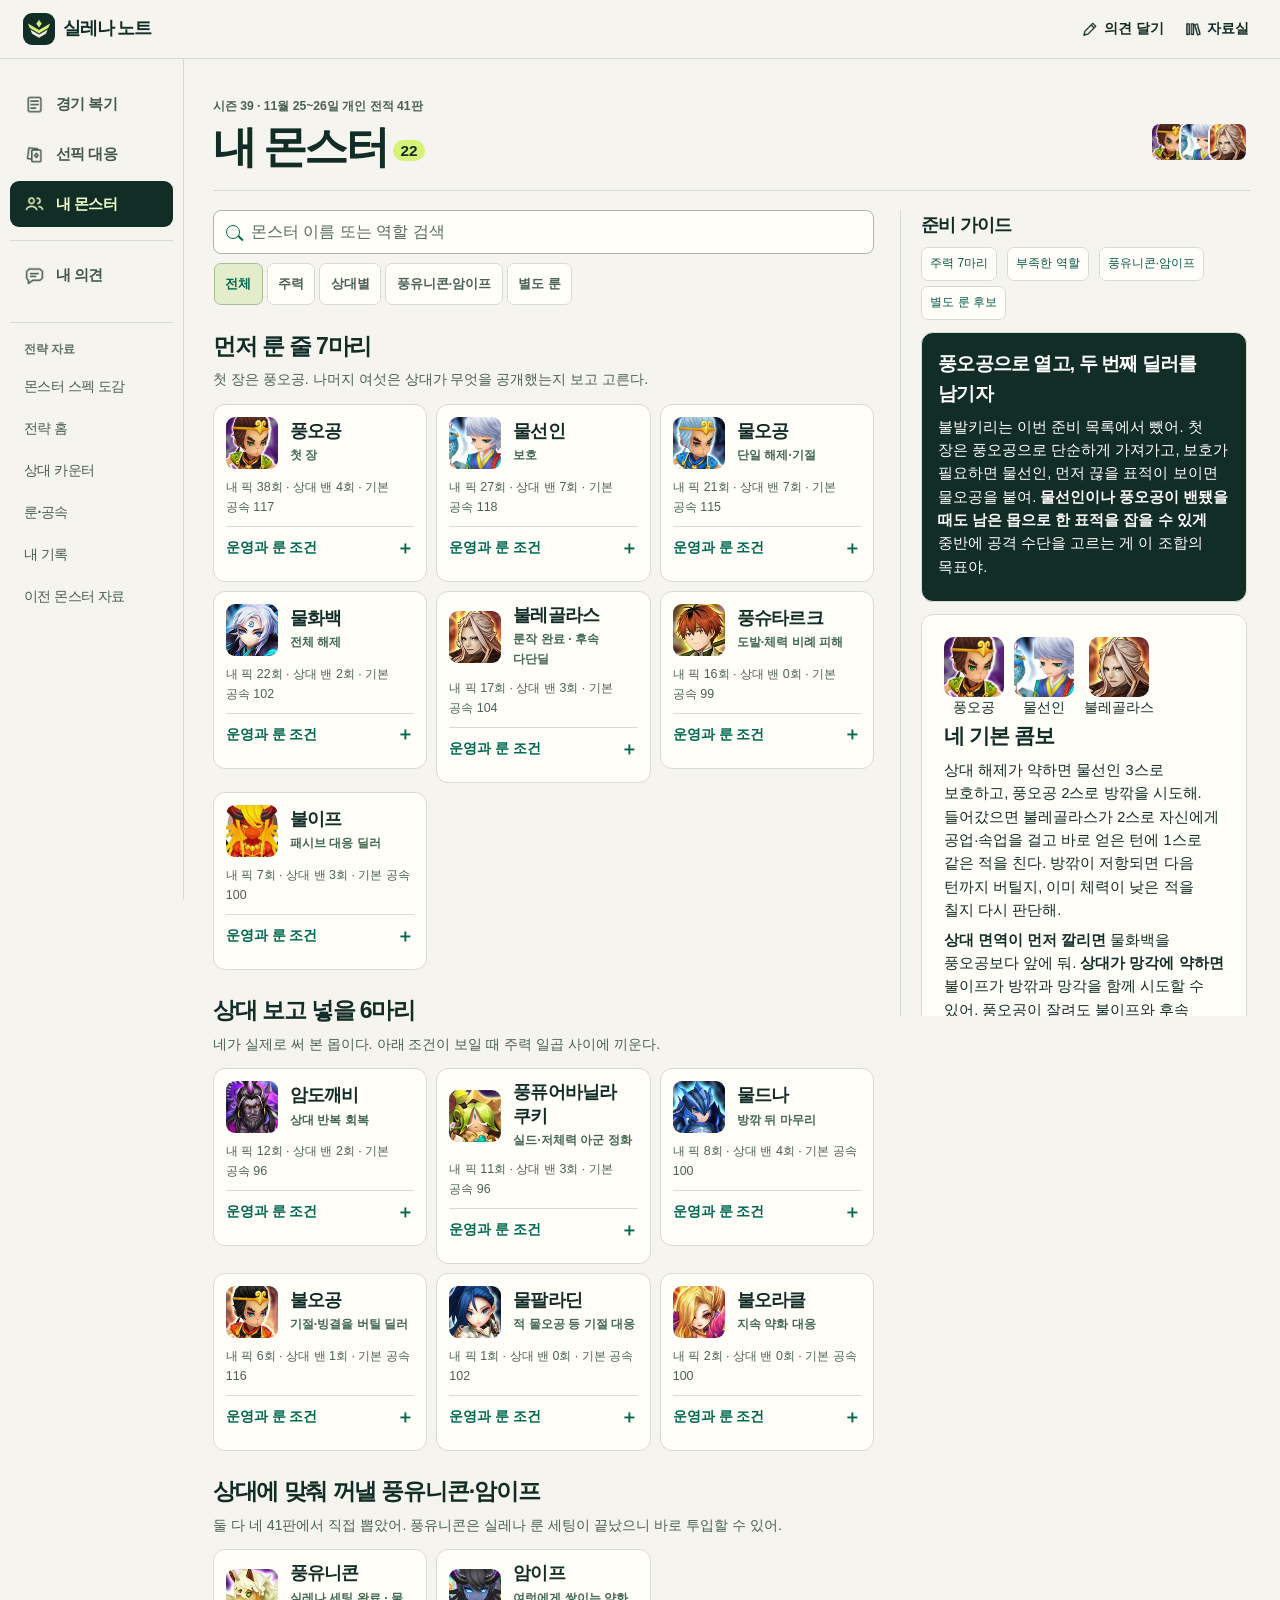
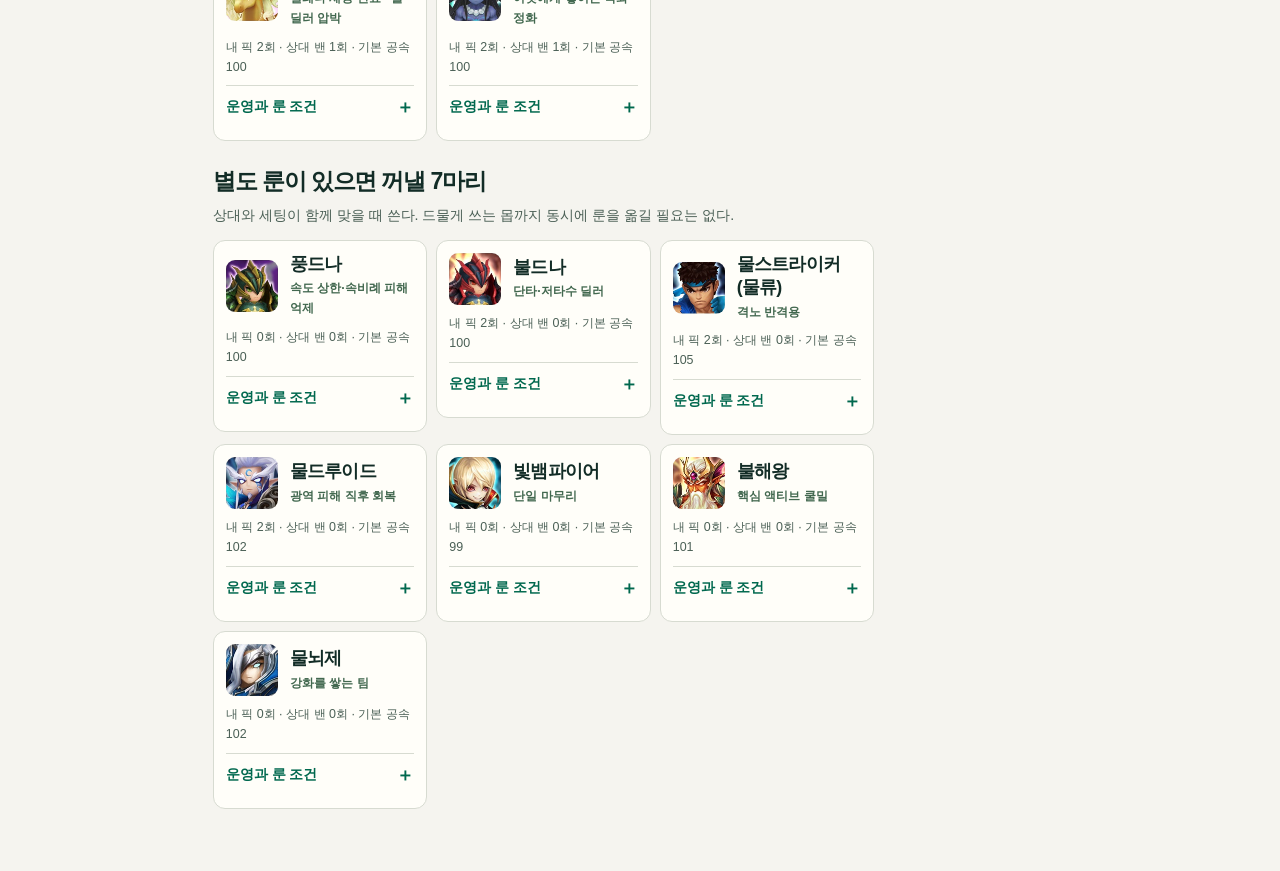
<file: roster.html>
<!DOCTYPE html>
<html data-rta-page="roster" lang="ko"><head><meta charset="utf-8"/><meta content="width=device-width, initial-scale=1, viewport-fit=cover" name="viewport"/><title>내 실레나 몬스터 22마리 · 11월 26일</title><style>*{box-sizing:border-box}html{font:16px/1.6 system-ui,sans-serif;color:#1c3029;background:#f5f4ed;word-break:keep-all;overflow-wrap:anywhere}body{margin:0}main{max-width:1060px;margin:auto;padding:18px clamp(14px,4vw,48px) 64px}header{background:#173d33;color:#fff;padding:clamp(20px,5vw,42px);border-radius:16px;margin:16px 0 24px}header p{max-width:48em}h1{font-size:clamp(27px,5vw,42px);line-height:1.23;margin:.25em 0}h2{margin:1.55em 0 .25em;font-size:1.45rem}h3,p{margin:.45em 0}a{color:#075b47;text-underline-offset:3px}small{font-weight:650;color:#436550}header small{color:#bedecb}.grid{display:grid;grid-template-columns:repeat(auto-fit,minmax(min(100%,240px),1fr));gap:12px}.card,.focus{background:white;border:1px solid #d6ded6;border-radius:12px;padding:16px}.card{display:grid;grid-template-columns:58px 1fr;align-content:start;gap:4px 12px}.card img{border-radius:10px;width:56px;height:56px}.card h3{font-size:1.1rem;line-height:1.3;margin:0}.card p,.card footer{grid-column:1/-1}.card footer,.fine{font-size:.88rem;color:#50645b}.faces{display:flex;gap:10px;align-items:start;flex-wrap:wrap}.faces figure{margin:0;text-align:center;font-size:.85rem}.faces img{display:block;margin:auto;border-radius:10px}.focus{margin:12px 0}.focus p{max-width:55em}section>p{margin:.3rem 0 .9rem}li{margin:.4em 0}header b{color:#f8e4a6}</style><style>#opinion-dock, #opinion-dialog {font: 400 15px/1.55 system-ui,-apple-system,sans-serif; color:#18382f; text-align:left; word-break:keep-all; overflow-wrap:anywhere}
#opinion-dock {position:fixed; right:max(.65rem,env(safe-area-inset-right)); bottom:max(.65rem,env(safe-area-inset-bottom)); z-index:12; max-width:calc(100vw - 1.3rem)}
#opinion-dock [role=group] {display:flex; justify-content:flex-end; gap:.3rem}
#opinion-dock button, #opinion-dialog button, .opinion-inline {appearance:none; margin:0; border:1px solid #688479; border-radius:.45rem; padding:.42rem .72rem; min-height:2.4rem; background:#fff; color:#184b3b; font:600 .88rem/1.3 system-ui,-apple-system,sans-serif; cursor:pointer}
#opinion-dock button {background:#f8fbf7; box-shadow:0 2px 6px #122d2420}
#opinion-dock button[aria-pressed=true], #opinion-dialog #opinion-save, #opinion-dialog #opinion-copy {background:#18553e; color:white; border-color:#18553e}
#opinion-tip {margin-bottom:.3rem; padding:.35rem .65rem; border:1px solid #c1d1c7; border-radius:.4rem; background:#f8fbf7; color:#2f5548; font-size:.8rem}
.opinion-spacer {display:block; height:calc(3.75rem + env(safe-area-inset-bottom)); pointer-events:none}
.opinion-inline {display:none!important}
.opinion-writing .opinion-inline {display:inline-block!important; vertical-align:baseline; min-height:1.7rem; line-height:1.25; padding:.15rem .42rem; margin:.15rem 0 .15rem .35rem; font-size:.76rem; color:#225e48; border-color:#9dbbaa}
.opinion-writing .opinion-has-note {background:#e5f1e8; border-color:#649278}
#opinion-dock button:focus-visible, #opinion-dialog :focus-visible, .opinion-inline:focus-visible {outline:3px solid #b07827; outline-offset:2px}
#opinion-dialog {position:fixed; inset:0; z-index:50; margin:auto; box-sizing:border-box; width:min(34rem,calc(100vw - 1.25rem)); max-width:none; max-height:85vh; max-height:85dvh; overflow:auto; padding:1.15rem; border:1px solid #95ad9f; border-radius:.8rem; background:#fffefa; box-shadow:0 .7rem 3rem #122d2433}
#opinion-dialog::backdrop {background:#122d2480}
#opinion-dialog [hidden], #opinion-dock [hidden] {display:none!important}
#opinion-dialog button:disabled {opacity:.5; cursor:default}
#opinion-dialog .opinion-head {display:flex; align-items:center; justify-content:space-between; gap:.75rem; margin:0 0 .75rem}
#opinion-dialog h2 {margin:0; padding:0; border:0; font:700 1.25rem/1.3 system-ui,-apple-system,sans-serif; color:#18382f}
#opinion-dialog p {font:inherit; margin:.35rem 0}
#opinion-dialog .opinion-context {font-weight:650; color:#355d4d}
#opinion-dialog blockquote {margin:.45rem 0 .85rem; padding:.35rem .6rem; border:0; border-left:3px solid #a3bfae; border-radius:0; background:#f1f6ef; color:#29483c; font-size:.92rem}
#opinion-dialog label {display:block; margin:.4rem 0 .25rem; font-weight:650; color:#18382f}
#opinion-dialog textarea {display:block; box-sizing:border-box; width:100%; min-width:0; min-height:5rem; padding:.6rem; margin:0; resize:vertical; border:1px solid #92aa9c; border-radius:.4rem; background:white; color:#122d24; font:400 16px/1.5 system-ui,-apple-system,sans-serif}
#opinion-dialog .opinion-actions {display:flex; flex-wrap:wrap; gap:.5rem; margin:.65rem 0}
#opinion-dialog #opinion-entries {display:block; list-style:none; padding:0; margin:.5rem 0}
#opinion-dialog .opinion-entry {display:block; padding:.6rem 0; border-top:1px solid #d7e2da}
#opinion-dialog .opinion-entry p {white-space:pre-wrap; margin:.25rem 0 .45rem}
#opinion-dialog .opinion-entry blockquote {margin-bottom:.35rem}
#opinion-dialog #opinion-storage, #opinion-dialog #opinion-status, #opinion-dialog .opinion-empty {color:#496557; font-size:.85rem}
#opinion-dialog #opinion-status:empty {display:none}
@media print {#opinion-dock, #opinion-dialog, .opinion-inline, .opinion-spacer {display:none!important}}
</style>
<meta content="#f5f4ef" name="theme-color"/><meta content="yes" name="apple-mobile-web-app-capable"/>
<meta content="yes" name="mobile-web-app-capable"/><meta content="default" name="apple-mobile-web-app-status-bar-style"/>
<meta content="실레나 노트" name="apple-mobile-web-app-title"/>
<link href="app.webmanifest" rel="manifest"/><link href="app-icons/touch-180.png" rel="apple-touch-icon" sizes="180x180"/>
<link href="app-icons/arena-192.png" rel="icon" type="image/png"/><style>:root[data-rta-page] {
  color-scheme:light;
  --app-canvas:#f5f4ef; --app-paper:#fffef9; --app-ink:#122c26;
  --app-green:#00684e; --app-lime:#d6f279; --app-line:#d5dbd2; --app-muted:#52665b;
  --app-rail:184px; --app-bar:54px;
  --app-font:"Inter",-apple-system,BlinkMacSystemFont,"Apple SD Gothic Neo","Malgun Gothic",sans-serif;
  --app-mono:"SFMono-Regular",Consolas,monospace;
  background:var(--app-canvas); color:var(--app-ink); -webkit-text-size-adjust:100%;
  scroll-padding-top:calc(var(--app-bar) + env(safe-area-inset-top,0px) + 12px);
}
html[data-rta-page] body {margin:0; min-width:0; background:var(--app-canvas); color:var(--app-ink); font-family:var(--app-font)}
#rta-app-head, #rta-app-nav, #app-library, #opinion-dialog {box-sizing:border-box; font-family:var(--app-font); line-height:1.4; letter-spacing:normal}
#rta-app-head *, #rta-app-nav *, #app-library *, #opinion-dialog * {box-sizing:border-box}
#rta-app-head {position:sticky; z-index:16; top:0; display:flex; align-items:center; justify-content:space-between;
  gap:6px; padding:env(safe-area-inset-top,0px) max(14px,env(safe-area-inset-right,0px)) 0 max(14px,env(safe-area-inset-left,0px));
  min-height:calc(var(--app-bar) + env(safe-area-inset-top,0px)); background:var(--app-canvas); border-bottom:1px solid var(--app-line)}
#rta-app-head a.rta-brand {display:inline-flex; align-items:center; gap:8px; min-height:44px; color:var(--app-ink); text-decoration:none; white-space:nowrap}
.rta-brand b {font-size:18px; font-weight:820; letter-spacing:-.065em}
.rta-brand img {width:32px;height:32px;border-radius:9px;flex:none}
#rta-app-head .rta-actions {display:flex; align-items:center; gap:2px}
#rta-app-head button, #rta-app-nav button, #app-library button {appearance:none; -webkit-appearance:none;
  border:0; cursor:pointer; font:650 14px/1.25 var(--app-font); color:var(--app-ink); background:transparent; margin:0}
#rta-app-head button {display:inline-flex; min-height:44px; min-width:44px; align-items:center; justify-content:center; gap:5px; border-radius:8px; padding:0 9px}
#rta-app-head #opinion-mode[aria-pressed=true] {background:var(--app-lime);color:#183920}
#rta-app-head .rta-actions #app-library-open {padding-right:3px}
.rta-icon, #rta-app-head #opinion-mode::before, #rta-app-nav #opinion-list-open::before {content:""; display:inline-block; width:21px; height:21px; flex:0 0 auto; background:currentColor;
  -webkit-mask:url(app-icons/interface.png) var(--app-icon-x,0%) center / 600% 100% no-repeat;
  mask:url(app-icons/interface.png) var(--app-icon-x,0%) center / 600% 100% no-repeat}
.icon-draft {--app-icon-x:20%}.icon-roster {--app-icon-x:40%}
#rta-app-nav #opinion-list-open::before {--app-icon-x:60%}
.icon-library {--app-icon-x:80%}#rta-app-head #opinion-mode::before {--app-icon-x:100%}
#rta-app-head .rta-icon, #rta-app-head #opinion-mode::before {width:18px;height:18px}
#rta-app-nav {position:fixed; z-index:15; top:auto; bottom:0; left:0; right:0; height:auto; width:auto; max-width:none; margin:0;
  display:grid; grid-template-columns:repeat(4,minmax(0,1fr)); gap:2px; border-top:1px solid #d7dcd2; background:#fffef9;
  padding:3px max(7px,env(safe-area-inset-right,0px)) calc(3px + env(safe-area-inset-bottom,0px)) max(7px,env(safe-area-inset-left,0px))}
#rta-app-nav a, #rta-app-nav #opinion-list-open {position:relative; display:flex; flex-direction:column; align-items:center; justify-content:center;
  margin:0; width:100%; padding:3px 2px; min-width:0; min-height:51px; gap:3px; border:0; border-radius:9px;
  color:#43574d; background:transparent; text-decoration:none; font:650 11px/1.2 var(--app-font); letter-spacing:-.025em}
#rta-app-nav a[aria-current=page] {color:#005b43; background:#e7efdf}
#rta-app-nav #opinion-list-open:not([data-count="0"])::after {content:attr(data-count); position:absolute; top:2px; left:calc(50% + 7px);
  min-width:15px; padding:1px 3px; border-radius:9px; background:var(--app-ink); color:white; text-align:center; font:700 10px/13px var(--app-font)}
#app-opinions-slot {display:flex; min-width:0}
html.rta-shell-ready #opinion-dock,html.rta-shell-ready .opinion-spacer,
html.rta-shell-ready #reader-bar,html.rta-shell-ready .current-roster-entry {display:none!important}
html[data-rta-page] body {padding-bottom:calc(78px + env(safe-area-inset-bottom,0px))}
html[data-rta-page] :where(button,a,input,textarea,select,summary):focus-visible {outline:3px solid #568108;outline-offset:2px}
html[data-rta-page] :where(textarea,input[type=search],input[type=text],select) {font-size:max(16px,1em)}
#app-library, html[data-rta-page] #opinion-dialog {box-sizing:border-box; position:fixed; z-index:30; inset:auto 0 var(--app-keyboard,0px); margin:0 auto;
  width:100%; max-width:540px; max-height:min(88dvh,calc(var(--app-visual-height,100dvh) - 12px)); overflow:auto; overscroll-behavior:contain;
  border:1px solid var(--app-line); border-bottom:0; border-radius:20px 20px 0 0; padding:18px 19px max(20px,env(safe-area-inset-bottom,0px));
  background:var(--app-paper); color:var(--app-ink); text-align:left; box-shadow:0 -12px 50px #102c2026}
#app-library:not([open]), html[data-rta-page] #opinion-dialog:not([open]) {display:none}
#app-library::backdrop,html[data-rta-page] #opinion-dialog::backdrop {background:rgb(12 32 24 / 52%)}
#app-library .rta-sheet-head,html[data-rta-page] #opinion-dialog .opinion-head {display:flex; align-items:center; justify-content:space-between; gap:14px; margin:0 0 10px}
#app-library h2,html[data-rta-page] #opinion-dialog h2 {color:var(--app-ink);margin:0;font:800 23px/1.35 var(--app-font);letter-spacing:-.055em}
#app-library .rta-close,html[data-rta-page] #opinion-dialog #opinion-close {min-width:44px; min-height:44px; border:0; background:transparent; color:var(--app-green); font-size:14px}
.rta-library-links {display:grid}
.rta-library-links a {display:flex;justify-content:space-between;align-items:center;min-height:60px;padding:10px 1px;color:var(--app-ink);border-top:1px solid var(--app-line);text-decoration:none}
.rta-library-links strong,.rta-library-links small {display:block}
.rta-library-links small {margin-top:3px;color:var(--app-muted);font-size:13px}
.rta-chevron {width:9px;height:9px;border-right:2px solid #5e7366;border-top:2px solid #5e7366; transform:rotate(45deg); margin-right:6px}
.rta-display {display:flex;gap:8px;border-top:1px solid var(--app-line);padding-top:12px;margin-top:3px}
#app-library .rta-display button {min-height:44px;padding:0 14px;border:1px solid var(--app-line);border-radius:8px}
#app-library .rta-display button[aria-pressed=true] {background:#e3efd9;color:var(--app-green)}
html[data-rta-page] #opinion-dialog button:not(#opinion-close), html[data-rta-page] .opinion-inline {min-height:44px}
html[data-rta-page] #opinion-dialog .opinion-actions {margin:12px 0 5px; gap:8px}
html[data-rta-page] #opinion-dialog :is(#opinion-save,#opinion-copy) {background:var(--app-green);color:#fff;border:0;border-radius:10px;min-height:46px;padding:0 22px}
html[data-rta-page] #opinion-dialog blockquote {background:#eff3e8;border-left:3px solid #86ab67;padding:10px 12px;line-height:1.55}
html[data-rta-page] #opinion-dialog textarea {border-radius:10px;font-size:16px}
html[data-rta-page] .opinion-writing .opinion-inline,html.opinion-writing[data-rta-page] .opinion-inline {background:#edf5cf;border-color:#bfcd99;min-width:44px;color:#17482d}
@media(min-width:860px){
  :root[data-rta-page]{--app-bar:59px}
  html[data-rta-page] body {padding-inline-start:var(--app-rail);padding-bottom:22px}
  #rta-app-head {margin-left:calc(0px - var(--app-rail));padding-inline:23px 28px}
  #rta-app-nav {top:calc(var(--app-bar) + env(safe-area-inset-top,0px));bottom:0;right:auto;width:var(--app-rail);padding:22px 10px;display:flex;flex-direction:column;align-items:stretch;gap:4px;
    background:var(--app-canvas);border:0;border-right:1px solid var(--app-line)}
  #rta-app-nav a, #rta-app-nav #opinion-list-open {flex-direction:row;justify-content:flex-start;gap:11px;padding:10px 14px;font-size:15px;min-height:46px;letter-spacing:-.04em}
  #rta-app-nav a[aria-current=page] {background:var(--app-ink);color:#eeffc7}
  #rta-app-nav #opinion-list-open:not([data-count="0"])::after {position:static;margin-left:auto}
  #app-opinions-slot {margin-top:9px;border-top:1px solid var(--app-line);padding-top:11px}
}
@media(min-width:700px) and (min-height:500px){
  #app-library, html[data-rta-page] #opinion-dialog {inset:0;margin:auto;border:1px solid var(--app-line);border-radius:16px;padding:24px;max-height:min(85dvh,780px)}
}
@media(max-width:859px) and (orientation:landscape) and (max-height:499px){
  #rta-app-head {position:relative}
  #rta-app-nav a,#rta-app-nav #opinion-list-open {flex-direction:row;gap:6px;min-height:44px}
}
@media(max-width:859px){
  html[data-rta-page] body {padding-inline:max(0px,env(safe-area-inset-left,0px)) max(0px,env(safe-area-inset-right,0px))}
  #rta-app-head {margin-inline:calc(0px - env(safe-area-inset-left,0px)) calc(0px - env(safe-area-inset-right,0px))}
}
@media(prefers-reduced-motion:reduce){html[data-rta-page] {scroll-behavior:auto!important}}
@media print {#rta-app-head,#rta-app-nav,#app-library,.app-opinion-tip {display:none!important}html[data-rta-page] body{padding:0}}
.rta-archive-nav {display:none}
@media(min-width:860px){
  #rta-app-nav {overflow-y:auto}
  #rta-app-nav .rta-archive-nav {display:block;margin-top:20px;padding:18px 2px;border-top:1px solid var(--app-line)}
  .rta-archive-nav b {display:block;padding:0 12px 8px;color:#627267;font:650 12px/1.4 var(--app-font)}
  #rta-app-nav .rta-archive-nav a {padding:9px 12px;min-height:42px;font-size:14px;color:#4a5d51;font-weight:550}
  #rta-app-nav .rta-archive-nav a[aria-current] {background:#e4eadf;color:var(--app-green);font-weight:750}
  html[data-rta-page] #opinion-dialog:has(#opinion-editor:not([hidden])) {width:min(840px,80vw);max-width:none}
  #opinion-dialog #opinion-editor:not([hidden]) {display:grid;grid-template-columns:1fr 1.1fr;grid-template-rows:auto 1fr auto;column-gap:28px}
  #opinion-editor #opinion-context {grid-column:1;grid-row:1}
  #opinion-editor #opinion-quote {grid-column:1;grid-row:2;align-self:start}
  #opinion-editor label {grid-column:2;grid-row:1;align-self:end}
  #opinion-editor textarea {grid-column:2;grid-row:2;min-height:140px}
  #opinion-editor .opinion-actions {grid-column:2;grid-row:3}
  html[data-rta-page] #opinion-dialog:has(#opinion-list:not([hidden])) {width:min(920px,83vw);max-width:none}
  #opinion-dialog .opinion-entry {display:grid;grid-template-columns:1.1fr 1fr;gap:6px 25px;align-items:start}
  #opinion-dialog .opinion-entry strong {grid-column:1/-1}
  #opinion-dialog .opinion-entry blockquote {grid-column:1;grid-row:2/4;margin:0}
  #opinion-dialog .opinion-entry p {grid-column:2;grid-row:2}
  #opinion-dialog .opinion-entry button {grid-column:2;justify-self:start}
  #app-library {max-width:640px}
  .rta-library-links {grid-template-columns:1fr 1fr;column-gap:26px}
  @media(hover:hover){#rta-app-nav a:not([aria-current]):hover,#rta-app-nav #opinion-list-open:hover,#rta-app-head button:hover {background:#e8ece2}}
}
html.rta-shell-ready .app-opinion-tip {margin:0;padding:8px max(16px,env(safe-area-inset-left,0px));border:0;border-radius:0;font:600 13px/1.4 var(--app-font);color:#345630;background:#edf5cf}
html.rta-shell-ready .app-opinion-tip[hidden] {display:none}
#opinion-dialog .opinion-entry-actions {display:flex;gap:12px;align-items:center}
#opinion-dialog .opinion-entry-actions a {display:inline-flex;align-items:center;min-height:44px;color:var(--app-green);font-size:14px}
#opinion-dialog .opinion-empty button {display:block;margin:10px 0 0}
@media(min-width:860px){#opinion-dialog .opinion-entry-actions {grid-column:2;grid-row:3}}
</style><style>/* Shared reference panels. Existing game portraits supply the element colors. */
html:is([data-rta-page="first-picks"],[data-rta-page="roster"]) main {
  --cp-ink:#122c26; --cp-muted:#4b6056; --cp-green:#00684e; --cp-lime:#d6f279; --cp-card:#fffef9; --cp-stroke:#d7dbd1;
  max-width:1260px; width:100%; margin-inline:auto; padding:clamp(18px,3vw,48px) clamp(14px,3.25vw,48px) 40px;
  color:var(--cp-ink); box-sizing:border-box;
}
.cp-heading {position:relative; padding:0 0 17px; margin:0 0 19px; background:none; color:var(--cp-ink); border:0; border-bottom:1px solid var(--cp-stroke); border-radius:0}
.cp-heading nav {display:none}
.cp-heading .date,.cp-heading>small {display:block; margin:0; font-size:.76rem; font-weight:660; color:var(--cp-muted)}
.cp-heading h1 {font-size:clamp(1.8rem,3.4vw,3.05rem); margin:.14em 0 0; line-height:1.14; letter-spacing:-.065em; color:var(--cp-ink)}
[data-rta-page="roster"] #cp-units [hidden], [data-rta-page="roster"] #cp-guide[hidden], [data-rta-page="roster"] #cp-units[hidden] {display:none!important}
.cp-empty,.cp-search-status {color:var(--cp-muted); padding:.65em .15em; font-size:.88rem}
.cp-search {min-width:0; display:flex; align-items:center; gap:9px; height:44px; border:1px solid #aab7ab; border-radius:8px; background:var(--cp-card); padding-inline:12px}
.cp-search:focus-within {outline:2px solid var(--cp-green); outline-offset:1px}
.cp-search input {appearance:none; -webkit-appearance:none; width:100%; min-width:0; height:100%; background:transparent; border:0; outline:0; color:var(--cp-ink); font:inherit; font-size:16px}
.cp-search input::placeholder {color:#566b60}
.cp-lens {display:inline-block; flex:none; position:relative; width:14px; height:14px; border:1.7px solid var(--cp-green); border-radius:50%}
.cp-lens:after {content:""; position:absolute; width:7px; height:1.7px; right:-5px; bottom:-1px; background:var(--cp-green); transform:rotate(45deg)}
.cp-search input:focus-visible {outline:none}
[data-rta-page] .cp-finder .mobile-select {position:relative; overflow:hidden; display:flex; gap:6px; align-items:center; justify-content:center; margin:0; padding:0 11px; white-space:nowrap; border-radius:8px; background:#e6eadf; border:1px solid #cbd3c7; font-size:.8rem; font-weight:680; color:var(--cp-ink)}
.cp-finder .mobile-select:after,.cp-find-again:after {content:""; display:inline-block; width:5px; height:5px; border:solid currentColor; border-width:0 1.5px 1.5px 0; transform:rotate(45deg); margin-top:-3px}
.cp-finder .mobile-select:focus-within {outline:2px solid var(--cp-green)}
[data-rta-page] .cp-finder .mobile-select select {position:absolute; inset:0; margin:0; padding:0; height:100%; width:100%; min-width:0; max-width:100%; cursor:pointer; font-size:16px; opacity:0; display:block}
[data-rta-page="first-picks"] .layout {display:grid; grid-template-columns:minmax(220px,28%) minmax(0,1fr); align-items:start; gap:clamp(18px,3vw,38px); margin:0}
.cp-finder {min-width:0}
.cp-finder h2 {margin:0 0 10px; font-size:1rem; letter-spacing:-.045em}
.cp-finder-controls {display:flex; gap:5px; margin:0 0 12px}
.cp-finder-controls .cp-search {flex:1}
[data-rta-page="first-picks"] .cp-finder .ranks {display:grid; grid-template-columns:1fr; column-count:auto; padding:0; margin:0; list-style:none}
.cp-finder .ranks li {min-width:0; padding:0; margin:0}
[data-rta-page="first-picks"] .ranks a {position:relative; padding:6px 8px; border-radius:6px; min-height:44px; gap:8px; color:var(--cp-ink)}
[data-rta-page="first-picks"] .ranks a[aria-current] {background:#e0ecc6; color:#123d2b}
[data-rta-page="first-picks"] .ranks .rank-num {font-size:.7rem; font-weight:750; font-variant-numeric:tabular-nums; color:#486452; width:1.25rem; flex:none}
[data-rta-page="first-picks"] .ranks .rate {white-space:nowrap; flex:none}
[data-rta-page="first-picks"] .ranks .face {width:2rem; height:2rem; border-radius:7px}
[data-rta-page="first-picks"] .matchup {border:1px solid var(--cp-stroke); border-radius:15px; overflow:hidden; background:var(--cp-card)}
[data-rta-page="first-picks"] .match-head {position:relative; background:var(--cp-ink); color:#fff; border-radius:0; gap:13px; padding:clamp(16px,2vw,24px)}
[data-rta-page="first-picks"] .match-head .face {width:clamp(3.5rem,5vw,4.45rem); height:clamp(3.5rem,5vw,4.45rem); border-radius:10px; border:1px solid #879b7b}
[data-rta-page="first-picks"] .match-head small {color:var(--cp-lime); font-size:.76rem}
[data-rta-page="first-picks"] .match-head h2 {font-size:clamp(1.45rem,2.25vw,2rem); letter-spacing:-.055em; color:white; margin:.05em 0; line-height:1.23}
[data-rta-page="first-picks"] .match-head p {font-size:.75rem; color:#cad5ca}
.cp-find-again {margin-left:auto; align-self:start; flex:none; display:inline-flex; align-items:center; gap:6px; padding:.45rem .5rem; min-height:40px; background:transparent; border:0; color:#e1eae1; font:650 .77rem/1.3 inherit; cursor:pointer}
[data-rta-page="first-picks"] .pick {background:#edf2df; padding-block:clamp(14px,2vw,22px)}
[data-rta-page="first-picks"] .pick h3 {color:#225746; font-weight:730; font-size:.83rem}
[data-rta-page="first-picks"] .picks {gap:8px; margin:.55rem 0 .75rem; align-items:stretch}
[data-rta-page="first-picks"] .picks .unit {background:var(--cp-card); padding:.29rem .7rem .29rem .29rem; border:1px solid #c9d4b8; border-radius:9px; gap:7px; font-size:1.04rem; line-height:1.22; letter-spacing:-.045em}
[data-rta-page="first-picks"] .picks .face {width:2.45rem; height:2.45rem; border-radius:6px}
[data-rta-page="first-picks"] .picks>span[aria-hidden] {align-self:center; font-size:.92rem; color:#446348}
[data-rta-page="first-picks"] .pick>p:not(.status),[data-rta-page="first-picks"] .call p {font-size:1rem; line-height:1.67; letter-spacing:-.017em}
[data-rta-page="first-picks"] .pick .status {color:#4c6354; font-size:.81rem; line-height:1.55; margin-top:.5rem}
[data-rta-page="first-picks"] .cp-jumps {display:flex; gap:0; flex-wrap:wrap; align-items:stretch; padding:0!important; background:#f1f2e9}
.cp-jumps button {min-height:44px; color:var(--cp-green); font-size:.81rem; font-weight:700; flex:1; min-width:max-content; padding:6px 9px; cursor:pointer; background:transparent; border:0}
.cp-jumps button+button {border-left:1px solid var(--cp-stroke)}
.cp-jumps button:focus-visible,.cp-find-again:focus-visible,.cp-segments button:focus-visible,.cp-view-tabs button:focus-visible {outline:2px solid #a36700; outline-offset:-2px}
[data-rta-page="first-picks"] .matchup .call,[data-rta-page="first-picks"] .routes,[data-rta-page="first-picks"] .cp-frequency,.cp-search {scroll-margin-top:85px}
[data-rta-page="first-picks"] .matchup h3 {letter-spacing:-.035em}
[data-rta-page="first-picks"] .routes {background:#f7f7ef}
[data-rta-page="first-picks"] .route {background:var(--cp-card); border-color:#c5cfc3}
[data-rta-page="first-picks"] .route>summary {min-height:44px; font-size:.93rem; padding:.7rem .75rem; color:var(--cp-green)}
[data-rta-page="first-picks"] .route[data-plan=primary]>summary {background:#e2eacb}
[data-rta-page="first-picks"] .route-steps li>b {color:#39634e}
[data-rta-page="first-picks"] .frequency .fill {background:var(--cp-green)}
.cp-field-notes {display:flex; align-items:start; flex-wrap:wrap; gap:12px; margin-bottom:14px}
.cp-field-notes .limits,.cp-field-notes .changes {margin:0; padding:10px 14px; border:1px solid var(--cp-stroke); border-radius:8px; font-size:.86rem; background:var(--cp-card)}
.cp-field-notes .limits {background:#fbf0d7}
.cp-roster-heading {padding-right:90px}
.cp-total {display:inline-block; vertical-align:middle; margin-left:.4em; padding:.2em .5em; background:var(--cp-lime); border-radius:2em; font-size:clamp(.9rem,1.2vw,1.1rem); letter-spacing:0; line-height:1; font-weight:750}
.cp-stack {position:absolute; right:3px; top:50%; margin-top:-21px; display:flex}
.cp-stack img {width:40px; height:40px; border-radius:10px; border:2px solid #f5f4ef}
.cp-stack img+img {margin-left:-11px}
.cp-view-tabs {display:flex; width:max-content; max-width:100%; gap:3px; padding:3px; background:#e5e8dd; border-radius:10px; margin-bottom:16px}
.cp-view-tabs button,.cp-segments button {font:inherit; font-size:.87rem; font-weight:640; color:var(--cp-muted); cursor:pointer; border:0; border-radius:7px; background:transparent; padding:.45em 1em; min-height:40px}
.cp-view-tabs button[aria-pressed=true] {color:var(--cp-card); background:var(--cp-ink)}
.cp-filters {display:flex; align-items:center; gap:12px; flex-wrap:wrap}
.cp-filters .cp-search {flex:1; min-width:min(240px,100%)}
.cp-segments {display:flex; gap:4px; min-width:0; overflow-x:auto; scrollbar-width:thin; white-space:nowrap; padding:1px}
.cp-segments button {font-size:.82rem; padding:.45rem .65rem; min-height:42px; border:1px solid var(--cp-stroke); color:var(--cp-muted); background:var(--cp-card)}
.cp-segments button[aria-pressed=true] {color:var(--cp-green); background:#e3edcc; border-color:#a8be90}
[data-rta-page="roster"] .cp-unit-group {margin-top:22px; scroll-margin-top:85px}
[data-rta-page="roster"] .cp-unit-group h2 {margin:0; color:var(--cp-ink); font-size:clamp(1.22rem,1.8vw,1.55rem); letter-spacing:-.05em}
[data-rta-page="roster"] .cp-unit-group>p {font-size:.89rem; color:var(--cp-muted); margin:.25rem 0 .8rem}
[data-rta-page="roster"] .grid {grid-template-columns:repeat(auto-fill,minmax(min(225px,100%),1fr)); gap:9px; align-items:start}
[data-rta-page="roster"] .card {display:grid; grid-template-columns:52px minmax(0,1fr); gap:3px 12px; border-radius:12px; padding:12px; align-items:center; border:1px solid var(--cp-stroke); background:var(--cp-card)}
[data-rta-page="roster"] .card img {width:52px; height:52px; border-radius:9px}
[data-rta-page="roster"] .card h3 {font-size:1.12rem; letter-spacing:-.045em; color:var(--cp-ink); margin:0}
[data-rta-page="roster"] .card small {display:block; margin-top:3px; color:#42684f; font-size:.78rem; font-weight:650}
[data-rta-page="roster"] .card footer {grid-column:1/-1; margin:6px 0 0; color:var(--cp-muted); font-size:.78rem; font-variant-numeric:tabular-nums}
.cp-unit-details {grid-column:1/-1; border-top:1px solid var(--cp-stroke); margin-top:5px}
.cp-unit-details summary {display:flex; justify-content:space-between; align-items:center; min-height:42px; padding:4px 0; font-size:.86rem; font-weight:660; color:var(--cp-green); cursor:pointer}
.cp-unit-details summary::-webkit-details-marker {display:none}
.cp-unit-details summary:after {content:"＋"; font-size:1.12rem}
.cp-unit-details[open] summary:after {content:"−"}
.cp-unit-details p {margin:0 0 .5rem; font-size:.95rem; line-height:1.63}
#cp-guide {max-width:950px}
#cp-guide nav {display:flex; flex-wrap:wrap; gap:5px; margin:.85rem 0 1rem; font-size:0}
#cp-guide nav a {font-size:.86rem; display:inline-flex; align-items:center; padding:6px 12px; min-height:42px; text-decoration:none; border:1px solid var(--cp-stroke); border-radius:7px; background:var(--cp-card)}
#cp-guide .focus,#cp-guide .cp-guide-intro {border:1px solid var(--cp-stroke); padding:clamp(15px,2vw,22px); background:var(--cp-card); border-radius:12px}
#cp-guide .cp-guide-intro {color:white; background:var(--cp-ink)}
#cp-guide .cp-guide-intro h2,#cp-guide .focus h2 {margin:0 0 .4rem; font-size:1.3rem}
#cp-guide h2 {letter-spacing:-.045em}
#cp-guide section {scroll-margin-top:85px}
@media (max-width:760px) {
  html:is([data-rta-page="first-picks"],[data-rta-page="roster"]) main {padding:16px 13px 24px}
  .cp-heading {margin-bottom:13px; padding-bottom:13px}
  .cp-heading h1 {font-size:1.85rem}
  [data-rta-page="first-picks"] .layout {display:block}
  [data-rta-page="first-picks"] .cp-finder>h2 {display:none}
  .cp-finder-controls {margin-bottom:7px}
  [data-rta-page="first-picks"] .cp-finder .ranks {display:flex; align-items:stretch; gap:3px; margin:0 0 11px; overflow-x:auto; overscroll-behavior-x:contain; scrollbar-width:thin}
  [data-rta-page="first-picks"] .cp-finder .ranks li[hidden] {display:none!important}
  [data-rta-page="first-picks"] .cp-finder .ranks li {flex:0 0 66px}
  [data-rta-page="first-picks"] .cp-finder .ranks a {display:flex; flex-direction:column; justify-content:flex-start; align-items:center; gap:3px; padding:7px 2px 5px; min-height:72px; border-radius:8px}
  [data-rta-page="first-picks"] .ranks .rank-num {position:absolute; top:2px; left:5px; width:auto; min-width:16px; padding:0 2px; line-height:1.25; border-radius:4px; text-align:center; background:#f5f4ef; color:var(--cp-ink); font-size:.63rem}
  [data-rta-page="first-picks"] .ranks a[aria-current] .rank-num {background:var(--cp-lime)}
  [data-rta-page="first-picks"] .cp-finder .ranks .face {width:35px; height:35px; border-radius:7px}
  [data-rta-page="first-picks"] .cp-finder .ranks b {font-size:.72rem; line-height:1.16; letter-spacing:-.04em; text-align:center; overflow-wrap:anywhere}
  [data-rta-page="first-picks"] .cp-finder .ranks .rate {display:none}
  [data-rta-page="first-picks"] .match-head {padding:14px}
  [data-rta-page="first-picks"] .matchup>div,[data-rta-page="first-picks"] .matchup>details {padding:14px}
  .cp-stack img {width:34px; height:34px; border-radius:8px}
  .cp-stack {margin-top:-18px}
  .cp-filters {display:grid; gap:7px}
  .cp-view-tabs {margin-bottom:10px}
  [data-rta-page="roster"] .cp-unit-group {margin-top:16px}
  [data-rta-page="roster"] .card {padding:10px 12px 2px}
}
@media (max-width:365px) {
  .cp-find-again {align-self:center; font-size:.7rem; padding:4px}
  [data-rta-page="first-picks"] .picks .unit {font-size:.91rem}
  [data-rta-page="first-picks"] .picks .face {width:2rem; height:2rem}
}
@media print {
  .cp-search,.cp-filters,.cp-finder-controls,.cp-view-tabs,.cp-find-again,.cp-jumps {display:none!important}
}
/* The same evidence moves into a second reading pane on a wide screen. */
.cp-intel {min-width:0; border-top:1px solid var(--cp-stroke); color:var(--cp-ink)}
.cp-intel>div,.cp-intel>details {padding:1rem clamp(1rem,2.3vw,1.45rem)}
.cp-intel>div+div,.cp-intel>details {border-top:1px solid var(--cp-stroke)}
.cp-guide-title {display:none}
@media (min-width:1200px) {
  html:is([data-rta-page="first-picks"],[data-rta-page="roster"]) main {max-width:1640px; padding-inline:clamp(20px,2.25vw,40px)}
  [data-rta-page="first-picks"] .layout {grid-template-columns:clamp(205px,15vw,260px) minmax(0,1fr); gap:clamp(16px,1.7vw,32px)}
  .cp-finder {position:sticky; top:78px; max-height:calc(100dvh - 94px); overflow:auto; scrollbar-width:thin; scrollbar-color:#aab9ac transparent}
  [data-rta-page="first-picks"] .cp-finder .mobile-select {display:none}
  [data-rta-page="first-picks"] .matchup {display:grid; grid-template-columns:minmax(0,1.22fr) minmax(252px,.85fr); grid-template-areas:"head head" "pick stats" "jump stats" "call stats" "routes stats"; overflow:clip}
  [data-rta-page="first-picks"] .matchup[hidden] {display:none!important}
  .matchup>.match-head {grid-area:head}
  .matchup>.pick {grid-area:pick}
  .matchup>.cp-jumps {grid-area:jump}
  .matchup>.call {grid-area:call}
  .matchup>.routes {grid-area:routes}
  .matchup>.cp-intel {grid-area:stats; position:sticky; top:78px; align-self:start; height:max-content; border:0; border-left:1px solid var(--cp-stroke); background:#fafbf4}
  .cp-intel>div,.cp-intel>details {padding:clamp(14px,1.45vw,23px)}
  [data-rta-page="first-picks"] .cp-intel .frequency li {grid-template-columns:minmax(0,1fr) auto; gap:3px 5px; align-items:center; margin:.75rem 0}
  .cp-intel .frequency .track {grid-column:1/-1; grid-row:2; height:4px}
  .cp-intel .frequency .value {grid-column:2; grid-row:1}
  [data-rta-page="first-picks"] .cp-intel .frequency .unit {min-width:0}
  .cp-roster-workspace {display:grid; grid-template-columns:minmax(0,1.6fr) minmax(280px,.85fr); align-items:start; gap:clamp(18px,2vw,38px)}
  .cp-view-tabs {display:none}
  .cp-roster-workspace #cp-guide {position:sticky; top:78px; max-height:calc(100dvh - 94px); overflow:auto; scrollbar-width:thin; scrollbar-color:#b1bdac transparent; border-left:1px solid var(--cp-stroke); padding:0 4px 1rem clamp(14px,1.6vw,24px)}
  #cp-guide>.cp-guide-title {display:block; margin:0 0 8px; font-size:1.15rem}
  #cp-guide nav {margin:0 0 12px}
  #cp-guide nav a {font-size:.75rem; min-height:34px; padding:3px 8px}
  #cp-guide .cp-guide-intro {padding:16px}
  #cp-guide .cp-guide-intro h2 {font-size:1.18rem}
  #cp-guide .cp-guide-intro p,#cp-guide .focus p {font-size:.91rem}
  .cp-roster-workspace .cp-filters {display:grid; gap:8px}
  [data-rta-page="roster"] .cp-roster-workspace .grid {grid-template-columns:repeat(auto-fill,minmax(min(210px,100%),1fr))}
}
</style></head><body><div id="rta-app-head">
<a aria-label="실레나 노트 경기 복기" class="rta-brand" href="index.html#loss-feedback"><img alt="" height="32" src="app-icons/arena-192.png" width="32"/><b>실레나 노트</b></a>
<div class="rta-actions"><span id="app-mode-slot"></span><button aria-controls="app-library" aria-haspopup="dialog" id="app-library-open" type="button"><i aria-hidden="true" class="rta-icon icon-library"></i><span>자료실</span></button></div>
</div><nav aria-label="앱 메뉴" id="rta-app-nav"><a data-app-view="main" href="index.html#loss-feedback"><i aria-hidden="true" class="rta-icon icon-review"></i><span>경기 복기</span></a><a data-app-view="first-picks" href="first-picks.html"><i aria-hidden="true" class="rta-icon icon-draft"></i><span>선픽 대응</span></a><a aria-current="page" data-app-view="roster" href="roster.html"><i aria-hidden="true" class="rta-icon icon-roster"></i><span>내 몬스터</span></a><span id="app-opinions-slot"></span>
<div class="rta-archive-nav"><b>전략 자료</b><a href="spec-dictionary.html">몬스터 스펙 도감</a><a data-archive-topic="top" href="index.html#top">전략 홈</a><a data-archive-topic="counter-index" href="index.html#counter-index">상대 카운터</a><a data-archive-topic="rune-floors" href="index.html#rune-floors">룬·공속</a><a data-archive-topic="account-fit" href="index.html#account-fit">내 기록</a><a data-archive-topic="pool" href="index.html#pool">이전 몬스터 자료</a></div></nav><dialog aria-labelledby="app-library-title" id="app-library">
<div class="rta-sheet-head"><h2 id="app-library-title">전략 자료실</h2><button aria-label="자료실 닫기" class="rta-close" type="button">닫기</button></div>
<div class="rta-library-links"><a href="spec-dictionary.html"><span><strong>몬스터 스펙 도감</strong><small>대회·선수별 몬스터 세팅 비교</small></span><i aria-hidden="true" class="rta-chevron"></i></a><a href="index.html#top"><span><strong>전략 홈</strong><small>선픽과 후픽, 다음 딜러</small></span><i aria-hidden="true" class="rta-chevron"></i></a><a href="index.html#counter-index"><span><strong>상대 카운터</strong><small>상대 조합별 픽과 밴</small></span><i aria-hidden="true" class="rta-chevron"></i></a><a href="index.html#rune-floors"><span><strong>룬·공속</strong><small>준비표와 속도 계산기</small></span><i aria-hidden="true" class="rta-chevron"></i></a><a href="index.html#account-fit"><span><strong>내 기록</strong><small>전적과 밴 통계</small></span><i aria-hidden="true" class="rta-chevron"></i></a><a href="index.html#pool"><span><strong>이전 몬스터 자료</strong><small>24마리의 역할과 투자 기록</small></span><i aria-hidden="true" class="rta-chevron"></i></a></div>
</dialog><main><header class="cp-heading cp-roster-heading"><small>시즌 39 · 11월 25~26일 개인 전적 41판</small><h1>내 몬스터<span aria-label="22마리" class="cp-total">22</span></h1><div aria-hidden="true" class="cp-stack"><img alt="" height="60" src="assets/portraits/ba7cf6ea06751971644aab3e0492934cf614c23d9967f8aa4ee0c3cfb836fa50.png" width="60"/><img alt="" height="60" src="assets/portraits/04d7c1cdc411349dfd0a54c0053380bef9ff3a9f5c4db38308c319cb8f82c25c.png" width="60"/><img alt="" height="60" src="assets/portraits/2b6dcd2e14bfd95d636e827161c71511fdd488c1bf0c084ac2edbbf385598cd2.png" width="60"/></div></header><div aria-label="몬스터 목록과 준비 가이드" class="cp-view-tabs" role="group"><button aria-controls="cp-units" aria-pressed="true" data-cp-view="units" type="button">몬스터 목록</button><button aria-controls="cp-guide" aria-pressed="false" data-cp-view="guide" type="button">준비 가이드</button></div><div class="cp-roster-workspace"><div id="cp-units"><div class="cp-filters"><label class="cp-search"><span aria-hidden="true" class="cp-lens"></span><input aria-label="몬스터 이름 또는 역할 검색" autocomplete="off" enterkeyhint="search" id="cp-unit-search" placeholder="몬스터 이름 또는 역할 검색" type="search"/></label><div aria-label="준비 그룹" class="cp-segments" role="group"><button aria-pressed="true" data-cp-group="" type="button">전체</button><button aria-pressed="false" data-cp-group="unit-16813" type="button">주력</button><button aria-pressed="false" data-cp-group="unit-28915" type="button">상대별</button><button aria-pressed="false" data-cp-group="unit-21513" type="button">풍유니콘·암이프</button><button aria-pressed="false" data-cp-group="unit-16613" type="button">별도 룬</button></div></div><p class="cp-search-status" hidden="" role="status"></p><section class="cp-unit-group" id="unit-16813"><h2>먼저 룬 줄 7마리</h2><p data-opinion-anchor="#unit-16813" data-opinion-context="먼저 룬 줄 7마리" data-opinion-key="roster-641dc8a21aa47249">첫 장은 풍오공. 나머지 여섯은 상대가 무엇을 공개했는지 보고 고른다.</p><div class="grid"><article class="card" data-cp-name="풍오공 첫 장"><img alt="" height="60" src="assets/portraits/ba7cf6ea06751971644aab3e0492934cf614c23d9967f8aa4ee0c3cfb836fa50.png" width="60"/><div><h3>풍오공</h3><small>첫 장</small></div><footer>내 픽 38회 · 상대 밴 4회 · 기본 공속 117</footer><details class="cp-unit-details"><summary>운영과 룬 조건</summary><p data-opinion-anchor="#unit-16813" data-opinion-context="먼저 룬 줄 7마리 · 풍오공" data-opinion-key="roster-de1dd91d99165b8c">24% 속리더, 피격 반격, 2스 방깎을 한 자리에 넣는다. 풍오공이 밴돼도 때릴 몹을 중반에 한 장 더 꺼낸다.</p></details></article><article class="card" data-cp-name="물선인 보호"><img alt="" height="60" src="assets/portraits/04d7c1cdc411349dfd0a54c0053380bef9ff3a9f5c4db38308c319cb8f82c25c.png" width="60"/><div><h3>물선인</h3><small>보호</small></div><footer>내 픽 27회 · 상대 밴 7회 · 기본 공속 118</footer><details class="cp-unit-details"><summary>운영과 룬 조건</summary><p data-opinion-anchor="#unit-16813" data-opinion-context="먼저 룬 줄 7마리 · 물선인" data-opinion-key="roster-55105fbd3d9eae73">해제가 부족한 상대에게 먼저 면역·실드를 건다. 2스 고정 피해로 같은 적을 압박한다. 광역 해제가 둘이면 다른 두 번째 픽을 본다.</p></details></article><article class="card" data-cp-name="물오공 단일 해제·기절"><img alt="" height="60" src="assets/portraits/96299e32edec6c9d408f1969bd797f6eb08854e298955165c249e9e40159637d.png" width="60"/><div><h3>물오공</h3><small>단일 해제·기절</small></div><footer>내 픽 21회 · 상대 밴 7회 · 기본 공속 115</footer><details class="cp-unit-details"><summary>운영과 룬 조건</summary><p data-opinion-anchor="#unit-16813" data-opinion-context="먼저 룬 줄 7마리 · 물오공" data-opinion-key="roster-de3fdea6477e163e">주요 스킬 하나를 사용 전에 끊을 수 있을 때. 빠른 신속을 우선하되, 상대 물선인을 기절시키려고 일찍 공개하면 상대 물팔라딘이 열려 있다.</p></details></article><article class="card" data-cp-name="물화백 전체 해제"><img alt="" height="60" src="assets/portraits/9e37feaa08d4c7fdbe9453ee1f8d1e08f97edbff0bbefbde299f21123aec2094.png" width="60"/><div><h3>물화백</h3><small>전체 해제</small></div><footer>내 픽 22회 · 상대 밴 2회 · 기본 공속 102</footer><details class="cp-unit-details"><summary>운영과 룬 조건</summary><p data-opinion-anchor="#unit-16813" data-opinion-context="먼저 룬 줄 7마리 · 물화백" data-opinion-key="roster-2fca379391bea405">상대가 강화로 버티거나 우리 버프를 벗길 때. 적 면역을 걷고 풍오공·불이프에게 넘긴다. 턴만 미는 적에게는 패시브 발동 조건을 확인한다.</p></details></article><article class="card" data-cp-name="불레골라스 룬작 완료 · 후속 다단딜"><img alt="" height="60" src="assets/portraits/2b6dcd2e14bfd95d636e827161c71511fdd488c1bf0c084ac2edbbf385598cd2.png" width="60"/><div><h3>불레골라스</h3><small>룬작 완료 · 후속 다단딜</small></div><footer>내 픽 17회 · 상대 밴 3회 · 기본 공속 104</footer><details class="cp-unit-details"><summary>운영과 룬 조건</summary><p data-opinion-anchor="#unit-16813" data-opinion-context="먼저 룬 줄 7마리 · 불레골라스" data-opinion-key="roster-d41283002c61711b">풍오공 방깎 뒤 자기 2스 공업·속업과 추가 턴으로 1스를 친다. 자기 버프라 별도 공업 서포터를 요구하지 않는다. 상대가 물속성 위주면 다른 딜러를 본다.</p></details></article><article class="card" data-cp-name="풍슈타르크 도발·체력 비례 피해"><img alt="" height="60" src="assets/portraits/89d968be9b1fc1ab2d06bd0b8956fd546253b1df5fd13c3862c37ff275ff921e.png" width="60"/><div><h3>풍슈타르크</h3><small>도발·체력 비례 피해</small></div><footer>내 픽 16회 · 상대 밴 0회 · 기본 공속 99</footer><details class="cp-unit-details"><summary>운영과 룬 조건</summary><p data-opinion-anchor="#unit-16813" data-opinion-context="먼저 룬 줄 7마리 · 풍슈타르크" data-opinion-key="roster-d62f20e126511777">상대 핵심 액티브를 도발로 묶고 피격으로 다음 턴을 당긴다. 2스는 강화 하나만 지우므로 면역과 실드가 겹치면 물화백을 앞에 둔다.</p></details></article><article class="card" data-cp-name="불이프 패시브 대응 딜러"><img alt="" height="60" src="assets/portraits/efacd440e13369a8fce0a9f5e245089b94a3f77e77408317fa7f3cb2d641e1ad.png" width="60"/><div><h3>불이프</h3><small>패시브 대응 딜러</small></div><footer>내 픽 7회 · 상대 밴 3회 · 기본 공속 100</footer><details class="cp-unit-details"><summary>운영과 룬 조건</summary><p data-opinion-anchor="#unit-16813" data-opinion-context="먼저 룬 줄 7마리 · 불이프" data-opinion-key="roster-3e44791ef55b9686">암도깨비·빛뱀파처럼 망각 가치가 큰 상대가 공개되면 앞당긴다. 면역을 먼저 벗기고 2스 방깎·망각 뒤 같은 적을 친다. 상대 액티브가 문제면 다른 자리를 쓴다.</p></details></article></div></section><section class="cp-unit-group" id="unit-28915"><h2>상대 보고 넣을 6마리</h2><p data-opinion-anchor="#unit-28915" data-opinion-context="상대 보고 넣을 6마리" data-opinion-key="roster-5c061cbaa044849b">네가 실제로 써 본 몹이다. 아래 조건이 보일 때 주력 일곱 사이에 끼운다.</p><div class="grid"><article class="card" data-cp-name="암도깨비 상대 반복 회복"><img alt="" height="60" src="assets/portraits/715472b7c22a9d6f2942e94b456db0cee288d38b5f38ca3dd0f92e3a5aec09cc.png" width="60"/><div><h3>암도깨비</h3><small>상대 반복 회복</small></div><footer>내 픽 12회 · 상대 밴 2회 · 기본 공속 96</footer><details class="cp-unit-details"><summary>운영과 룬 조건</summary><p data-opinion-anchor="#unit-28915" data-opinion-context="상대 보고 넣을 6마리 · 암도깨비" data-opinion-key="roster-84f97eec1251e8d1">상대가 자주 회복해야 패시브로 턴을 당긴다. 강화가 없는 적에게 2스 낙인을 넣은 뒤 딜러가 잇는다. 풍오공과 첫 두 장으로 붙인 4판은 1승 3패였다.</p></details></article><article class="card" data-cp-name="풍퓨어바닐라 쿠키 실드·저체력 아군 정화"><img alt="" height="60" src="assets/portraits/9e15c4a62434b35198a426895ae7793446bbea6b71cedda27f74a3b8207e63de.png" width="60"/><div><h3>풍퓨어바닐라 쿠키</h3><small>실드·저체력 아군 정화</small></div><footer>내 픽 11회 · 상대 밴 3회 · 기본 공속 96</footer><details class="cp-unit-details"><summary>운영과 룬 조건</summary><p data-opinion-anchor="#unit-28915" data-opinion-context="상대 보고 넣을 6마리 · 풍퓨어바닐라 쿠키" data-opinion-key="roster-a61f4eb3a65aa029">실드와 회복, 자기 턴의 약화 제거로 아군을 지킨다. 이미 물선인과 물화백을 뽑았다면 네 번째 보호·보조 자리에 들어가며 잃는 피해량을 본다.</p></details></article><article class="card" data-cp-name="물드나 방깎 뒤 마무리"><img alt="" height="60" src="assets/portraits/9128e7fbff6a452cd50ec783996096abe2c02ea9203af8ce61b00ee65de3e5fa.png" width="60"/><div><h3>물드나</h3><small>방깎 뒤 마무리</small></div><footer>내 픽 8회 · 상대 밴 4회 · 기본 공속 100</footer><details class="cp-unit-details"><summary>운영과 룬 조건</summary><p data-opinion-anchor="#unit-28915" data-opinion-context="상대 보고 넣을 6마리 · 물드나" data-opinion-key="roster-7afdabe9acd2cf97">물속성이 때릴 불 표적이 있고 풍오공과 별도의 치피 폭주가 있을 때. 적 풍슈타르크를 계속 때려 게이지를 줄 판이면 다른 딜러부터 본다.</p></details></article><article class="card" data-cp-name="불오공 기절·빙결을 버틸 딜러"><img alt="" height="60" src="assets/portraits/557b87ea921149e142848747e21b22cce232e4098ad8a9b4fb154af6a327ff53.png" width="60"/><div><h3>불오공</h3><small>기절·빙결을 버틸 딜러</small></div><footer>내 픽 6회 · 상대 밴 1회 · 기본 공속 116</footer><details class="cp-unit-details"><summary>운영과 룬 조건</summary><p data-opinion-anchor="#unit-28915" data-opinion-context="상대 보고 넣을 6마리 · 불오공" data-opinion-key="roster-0f3ec2affd5af1f6">행동불능이 많은 적에게 독립 딜러로 쓴다. 공격 게이지 감소와 아군 전체에 걸리는 제어는 그대로 남는다.</p></details></article><article class="card" data-cp-name="물팔라딘 적 물오공 등 기절 대응"><img alt="" height="60" src="assets/portraits/7fa2600f6ef9049bea4251815e71e27263d83577166af2f7dffbae81a6eed739.png" width="60"/><div><h3>물팔라딘</h3><small>적 물오공 등 기절 대응</small></div><footer>내 픽 1회 · 상대 밴 0회 · 기본 공속 102</footer><details class="cp-unit-details"><summary>운영과 룬 조건</summary><p data-opinion-anchor="#unit-28915" data-opinion-context="상대 보고 넣을 6마리 · 물팔라딘" data-opinion-key="roster-bc66bdbdc08ddb04">아군이 행동불능을 받을 때 실드와 즉시 턴을 얻는다. 단순 게이지 감소 위주면 이 역할로 꺼낼 이유가 줄어든다.</p></details></article><article class="card" data-cp-name="불오라클 지속 약화 대응"><img alt="" height="60" src="assets/portraits/f5557a02a522dc2b7b3b9d87d8c688bd3d76fd4731c6564e8db7b8f5c648d373.png" width="60"/><div><h3>불오라클</h3><small>지속 약화 대응</small></div><footer>내 픽 2회 · 상대 밴 0회 · 기본 공속 100</footer><details class="cp-unit-details"><summary>운영과 룬 조건</summary><p data-opinion-anchor="#unit-28915" data-opinion-context="상대 보고 넣을 6마리 · 불오라클" data-opinion-key="roster-4fb169185c0ed28b">지속피해·약화가 여러 개 남고 자기 턴을 받을 때. 절망·반격과 높은 치확으로 물화백의 절망·의지와 세트를 나눌 수 있다.</p></details></article></div></section><section class="cp-unit-group" id="unit-21513"><h2>상대에 맞춰 꺼낼 풍유니콘·암이프</h2><p data-opinion-anchor="#unit-21513" data-opinion-context="상대에 맞춰 꺼낼 풍유니콘·암이프" data-opinion-key="roster-cdcaefb30c39cda6">둘 다 네 41판에서 직접 뽑았어. 풍유니콘은 실레나 룬 세팅이 끝났으니 바로 투입할 수 있어.</p><div class="grid"><article class="card" data-cp-name="풍유니콘 실레나 세팅 완료 · 물 딜러 압박"><img alt="" height="60" src="assets/portraits/39eaa0e1e43b04afa56b283b94f878da2eb4808ae618ab8adeac22308869e1bb.png" width="60"/><div><h3>풍유니콘</h3><small>실레나 세팅 완료 · 물 딜러 압박</small></div><footer>내 픽 2회 · 상대 밴 1회 · 기본 공속 100</footer><details class="cp-unit-details"><summary>운영과 룬 조건</summary><p data-opinion-anchor="#unit-21513" data-opinion-context="상대에 맞춰 꺼낼 풍유니콘·암이프 · 풍유니콘" data-opinion-key="roster-c5e1613b7e659dda">적 물드나가 남았을 때 풍오공과 같은 표적을 친다. 다른 아군이 피격되면 야수형 게이지가 차고, 인간형 2스로 네 번 때리며 강화를 걷는다. 지속피해는 물드나가 자기 턴에 지울 수 있어. 변신 직후에는 즉시 턴을 얻어. 인간형 2스 뒤 야수형으로 돌아가기 전에 상대가 끼어들거나, 암드나가 치명타로 게이지를 얻을 판은 보류.</p></details></article><article class="card" data-cp-name="암이프 여럿에게 쌓이는 약화 정화"><img alt="" height="60" src="assets/portraits/87277cf38628c1974752eb88fdca9f16d5445324b336553bd60d7d4f9f4a8a5e.png" width="60"/><div><h3>암이프</h3><small>여럿에게 쌓이는 약화 정화</small></div><footer>내 픽 2회 · 상대 밴 1회 · 기본 공속 100</footer><details class="cp-unit-details"><summary>운영과 룬 조건</summary><p data-opinion-anchor="#unit-21513" data-opinion-context="상대에 맞춰 꺼낼 풍유니콘·암이프 · 암이프" data-opinion-key="roster-dc2cf663a07c2f8d">폭탄·방깎이 여러 아군에게 걸리고 다음 적 턴 전에 암이프가 행동할 수 있을 때. 자기 턴에 아군마다 일반 약화 한 개를 지워. 폭탄 위에 다른 약화가 겹치거나 즉시 기폭하면 못 지울 수 있어. 아군 기절·빙결은 남아. 물팔라딘은 아군 기절에 반응해 자기 약화를 지우고 아군에 실드를 주지만 팀 기절을 지워 주지는 않아.</p></details></article></div></section><section class="cp-unit-group" id="unit-16613"><h2>별도 룬이 있으면 꺼낼 7마리</h2><p data-opinion-anchor="#unit-16613" data-opinion-context="별도 룬이 있으면 꺼낼 7마리" data-opinion-key="roster-a7b0c4971a4404a4">상대와 세팅이 함께 맞을 때 쓴다. 드물게 쓰는 몹까지 동시에 룬을 옮길 필요는 없다.</p><div class="grid"><article class="card" data-cp-name="풍드나 속도 상한·속비례 피해 억제"><img alt="" height="60" src="assets/portraits/e82c0933eda90cb8953ec6b4652eb198ee55204723a9cc69ffb6a030b21a3dd7.png" width="60"/><div><h3>풍드나</h3><small>속도 상한·속비례 피해 억제</small></div><footer>내 픽 0회 · 상대 밴 0회 · 기본 공속 100</footer><details class="cp-unit-details"><summary>운영과 룬 조건</summary><p data-opinion-anchor="#unit-16613" data-opinion-context="별도 룬이 있으면 꺼낼 7마리 · 풍드나" data-opinion-key="roster-ff0fa41d4a58e18d">적 속비례 공격을 눌러야 할 때 저속 흡혈을 쓴다. 우리 빠른 물오공의 속도 이점도 줄어든다.</p></details></article><article class="card" data-cp-name="불드나 단타·저타수 딜러"><img alt="" height="60" src="assets/portraits/1b45d30b72ad2ab884209e04a0b5e5fafa8d44142df58e7f71a417ea8c264722.png" width="60"/><div><h3>불드나</h3><small>단타·저타수 딜러</small></div><footer>내 픽 2회 · 상대 밴 0회 · 기본 공속 100</footer><details class="cp-unit-details"><summary>운영과 룬 조건</summary><p data-opinion-anchor="#unit-16613" data-opinion-context="별도 룬이 있으면 꺼낼 7마리 · 불드나" data-opinion-key="roster-0ac94300ec797e4e">흡혈 내구를 따로 줄 수 있고 상대가 여러 번 때리거나 망각을 거는 수단이 적을 때. 아군이 대신 저격당할 수도 있다.</p></details></article><article class="card" data-cp-name="물스트라이커(물류) 격노 반격용"><img alt="" height="60" src="assets/portraits/7c5252548eb6e631aa8102a7fa08485274e7bee650eedb180c6a62f9e6cf0fa6.png" width="60"/><div><h3>물스트라이커(물류)</h3><small>격노 반격용</small></div><footer>내 픽 2회 · 상대 밴 0회 · 기본 공속 105</footer><details class="cp-unit-details"><summary>운영과 룬 조건</summary><p data-opinion-anchor="#unit-16613" data-opinion-context="별도 룬이 있으면 꺼낼 7마리 · 물스트라이커(물류)" data-opinion-key="roster-42362918fbf1408c">네 격노 세팅 유지. 물스트 본인이 상대 턴에 첫 피해를 받아내면 공업과 게이지를 얻어 광역 2스로 되친다. 상대가 다른 몹을 칠 수 있으면 이 계산은 깨진다.</p></details></article><article class="card" data-cp-name="물드루이드 광역 피해 직후 회복"><img alt="" height="60" src="assets/portraits/2cd7ac86949bbcabb06a824121268dc055e9f38f050d4f7c99b232414bd4d11e.png" width="60"/><div><h3>물드루이드</h3><small>광역 피해 직후 회복</small></div><footer>내 픽 2회 · 상대 밴 0회 · 기본 공속 102</footer><details class="cp-unit-details"><summary>운영과 룬 조건</summary><p data-opinion-anchor="#unit-16613" data-opinion-context="별도 룬이 있으면 꺼낼 7마리 · 물드루이드" data-opinion-key="roster-7bf0582b70bbdcb1">적에게 피해를 받아 아군 체력이 40% 이하가 되면 자기 게이지를 가득 채워. 이때 턴을 얻고 3스를 쓸 수 있어야 팀을 회복해. 한 방에 죽거나 회복 불가가 남는 상대면 우선도가 낮다.</p></details></article><article class="card" data-cp-name="빛뱀파이어 단일 마무리"><img alt="" height="60" src="assets/portraits/2616ac2f07d00b28b6e1c05bf33d687543735e465fb83a66af43b9924c09d4d1.png" width="60"/><div><h3>빛뱀파이어</h3><small>단일 마무리</small></div><footer>내 픽 0회 · 상대 밴 0회 · 기본 공속 99</footer><details class="cp-unit-details"><summary>운영과 룬 조건</summary><p data-opinion-anchor="#unit-16613" data-opinion-context="별도 룬이 있으면 꺼낼 7마리 · 빛뱀파이어" data-opinion-key="roster-90c7d2efa9b12d28">아군 체력을 유지할 수 있고 상대 망각이 약할 때. 풍오공 방깎 뒤 2스로 마무리한다. 41판에서 사용 기록이 없어 실험용이다.</p></details></article><article class="card" data-cp-name="불해왕 핵심 액티브 쿨밀"><img alt="" height="60" src="assets/portraits/75b46aea37ce23d3b54e731bbe7d1f6500287aba09fa4ca66fc6cc1d5763546f.png" width="60"/><div><h3>불해왕</h3><small>핵심 액티브 쿨밀</small></div><footer>내 픽 0회 · 상대 밴 0회 · 기본 공속 101</footer><details class="cp-unit-details"><summary>운영과 룬 조건</summary><p data-opinion-anchor="#unit-16613" data-opinion-context="별도 룬이 있으면 꺼낼 7마리 · 불해왕" data-opinion-key="roster-3d3deb0332b38f4f">불발키리 부활 등 핵심 스킬을 쓰기 전에 2스로 쿨을 밀 수 있을 때. 광역 기절을 쓸 판에는 상대 물팔라딘을 먼저 본다.</p></details></article><article class="card" data-cp-name="물뇌제 강화를 쌓는 팀"><img alt="" height="60" src="assets/portraits/2dcde2ffde63c9224967c9d936117a66a23fc72ceeb21192fa8fe188f27da04a.png" width="60"/><div><h3>물뇌제</h3><small>강화를 쌓는 팀</small></div><footer>내 픽 0회 · 상대 밴 0회 · 기본 공속 102</footer><details class="cp-unit-details"><summary>운영과 룬 조건</summary><p data-opinion-anchor="#unit-16613" data-opinion-context="별도 룬이 있으면 꺼낼 7마리 · 물뇌제" data-opinion-key="roster-ba67d995db4c2ef4">물선인처럼 강화를 여럿 주는 상대에게 지식을 모아 체력을 깎는다. 5지식 전에 승부가 나는 상대면 딜러 자리를 다른 몹에 준다.</p></details></article></div></section></div><div id="cp-guide"><h2 class="cp-guide-title">준비 가이드</h2><nav aria-label="목차"><a href="#unit-16813">주력 7마리</a> · <a href="#gaps">부족한 역할</a> · <a href="#unit-21513">풍유니콘·암이프</a> · <a href="#unit-16613">별도 룬 후보</a></nav>
<div class="cp-guide-intro"><h2>풍오공으로 열고, 두 번째 딜러를 남기자</h2><p>불발키리는 이번 준비 목록에서 뺐어. 첫 장은 풍오공으로 단순하게 가져가고, 보호가 필요하면 물선인, 먼저 끊을 표적이 보이면 물오공을 붙여. <b>물선인이나 풍오공이 밴됐을 때도 남은 몹으로 한 표적을 잡을 수 있게</b> 중반에 공격 수단을 고르는 게 이 조합의 목표야.</p></div>
<div class="focus"><div class="faces"><figure><img alt="" height="60" src="assets/portraits/ba7cf6ea06751971644aab3e0492934cf614c23d9967f8aa4ee0c3cfb836fa50.png" width="60"/><figcaption>풍오공</figcaption></figure><figure><img alt="" height="60" src="assets/portraits/04d7c1cdc411349dfd0a54c0053380bef9ff3a9f5c4db38308c319cb8f82c25c.png" width="60"/><figcaption>물선인</figcaption></figure><figure><img alt="" height="60" src="assets/portraits/2b6dcd2e14bfd95d636e827161c71511fdd488c1bf0c084ac2edbbf385598cd2.png" width="60"/><figcaption>불레골라스</figcaption></figure></div>
<h2>네 기본 콤보</h2><p>상대 해제가 약하면 물선인 3스로 보호하고, 풍오공 2스로 방깎을 시도해. 들어갔으면 불레골라스가 2스로 자신에게 공업·속업을 걸고 바로 얻은 턴에 1스로 같은 적을 친다. 방깎이 저항되면 다음 턴까지 버틸지, 이미 체력이 낮은 적을 칠지 다시 판단해.</p>
<p><b>상대 면역이 먼저 깔리면</b> 물화백을 풍오공보다 앞에 둬. <b>상대가 망각에 약하면</b> 불이프가 방깎과 망각을 함께 시도할 수 있어. 풍오공이 잘려도 불이프와 후속 딜러가 남는 구성인지 확인해. 네 룬 수치를 확인하기 전까지 이 순서는 세팅 목표야.</p></div>
<h2>첫 두 픽을 고르는 법</h2><ul><li><b>내 선픽</b>은 풍오공. 실제 선픽 16판에서 12승 4패였어. 상대 두 장이 나온 뒤 해제가 빈약하면 물선인과 압박 한 장을, 보호를 쉽게 걷어내면 물화백 또는 물오공과 딜러 한 장을 검토해.</li><li><b>내 후픽</b>에서 풍오공·물선인으로 연 6판은 4승 2패, 풍오공·물오공은 8판 4승 4패였어. 상대 첫 장의 핵심기를 물오공이 끊을 수 있는지로 두 조합을 갈라. 물선인 하나만 보였을 땐 상대 물팔라딘이 아직 열려 있어 물오공은 보류할 만해.</li><li><b>상대가 풍오공을 가져갔다면</b> 물선인·불이프를 조건부로 검토해. 풍오공의 반격·피해 감소를 망각으로 끄려는 선택이야. 상대가 면역이나 정화를 붙이면 해제와 별도 딜러가 필요해. 이 두 장은 이번 표본으로 성적을 확인한 조합은 아니야.</li></ul>
<h2>불발키리를 뺀 이유</h2><p>내 픽은 3회, 모두 물오공과 함께 뽑아 3패였어. 33% 리더와 부활을 쓰려면 부활 뒤 다시 때릴 딜러가 남아야 해. 실제 불발키리 선픽 두 판에서 상대는 한 판엔 물오공, 다른 판엔 불발키리를 잘랐어. 예전 362판에서 내 물아라곤을 제외한 불발키리 선픽 후 4·5픽 물오공은 6승 3패였어. 둘 다 밴을 통과한 판은 3승 3패야. 당시 가능했던 연계지만, 지금 룬은 한쪽이 잘려도 남는 공격 수단에 먼저 주자. <a href="index.html?rta=2026-11-25T03%3A36%3A00#loss-match-detail">16:36 물오공 밴</a> · <a href="index.html?rta=2026-11-25T03%3A33%3A00#loss-match-detail">16:33 불발키리 밴</a></p>
<div class="focus"><b>19:48 패배에서 볼 지점</b><p>상대 1픽 물선인에 네가 풍오공·물오공을 공개했고, 상대는 4·5픽에 암도깨비·물팔라딘을 붙였어. 네가 상대 딜러를 기다린 6·7픽은 이해돼. 다만 그 시점엔 물오공 기절에 반응할 물팔라딘이 이미 있었고, 막픽 불레골라스가 밴되자 네 앞 네 장은 한 표적에 피해를 모으기 어려웠어. 이 매치업은 첫 두 장부터 풍오공·물화백으로 시작해 면역 해제를 확보하고 물오공 자리를 딜러 선택용으로 남기는 안도 있어. 상대는 그걸 보고 다른 두 장을 고를 수 있어. <a href="index.html?rta=2026-11-25T06%3A48%3A00#loss-match-detail">실제 19:48 밴픽</a></p></div>
<div class="focus"><b>왜 불레골라스와 불이프를 올렸나</b><p>불레골라스는 17번 뽑았고, 물선인이 밴돼도 풍오공·물화백·불레골라스·암도깨비가 남아 이긴 판이 있었어. 불이프는 7번 뽑아 3번 밴됐어. 09:21엔 상대가 처음 공개한 암도깨비에 이어 후속 회복 몹까지 보고 불이프를 뽑았고, 풍쿠키가 밴된 뒤에도 불이프와 두 오공이 남아 이겼어. 실제 턴과 타격은 전적만으로 확인할 수 없어. <a href="index.html?rta=2026-11-25T20%3A21%3A00#loss-match-detail">09:21 승리 복기</a></p></div>
<section id="gaps"><h2>물 딜러 압박과 팀 정화</h2>
<div class="focus"><h3>① 물 딜러를 한 턴 안에 압박할 두 번째 풍 딜러</h3><p data-opinion-anchor="#gaps" data-opinion-context="물 딜러 압박과 팀 정화 · ① 물 딜러를 한 턴 안에 압박할 두 번째 풍 딜러" data-opinion-key="roster-6593ac9a6744be63">상대 물드나는 세 번 모두 밴을 통과했고 네가 세 판 다 졌어. 09:17엔 상대 풍오라클·물오공·불폴 피닉스(불듀크)까지 보였을 때 이미 네 6·7픽이 물화백·암도깨비라 방깎 뒤 때릴 자리가 좁았어. 상대 8·9픽에 불오공·물드나가 함께 나왔고, 너는 10픽 풍슈타르크로 대응한 뒤 불오공을 잘랐어. 다음에 같은 상대 두 장이 보이면 10픽에 <b>풍유니콘</b>을 시험해 봐. 상대가 실제처럼 암도깨비를 자르면 풍오공 방깎 뒤 풍유니콘이 물드나를 집중 공격할 수 있어. 상대가 풍유니콘으로 밴을 바꾸면 암도깨비가 남아 물드나 회복에 게이지를 얻어. 불오공을 잘라도 불폴 피닉스와 풍오라클의 폭탄은 남아. 불오공을 남기는 밴이면 풍유니콘의 불속성 부담도 함께 커져. <a href="index.html?rta=2026-11-25T20%3A17%3A00#loss-match-detail">09:17 실제 밴픽</a></p>
<p data-opinion-anchor="#gaps" data-opinion-context="물 딜러 압박과 팀 정화 · ① 물 딜러를 한 턴 안에 압박할 두 번째 풍 딜러" data-opinion-key="roster-518dd3f682318d87">개인 풍유니콘은 2픽 2승 중 1회 밴. 상대 물드나를 만난 세 판 모두 풍유니콘을 뽑지 않았어. 이 매치업에서의 효과는 아직 미검증이야. 풍유니콘은 이미 실레나 룬을 다 맞췄어. 현재 세팅으로 풍오공 방깎 뒤 공격 순서와 변신 후 생존을 봐. 수호자 픽률 4.1%, 폭주·의지 96.5%. 속성 불리·빗맞음·피격 게이지가 있으면 네 번 치명타를 전제로 연계하지 마.</p></div>
<div class="focus"><h3>② 보호 한 장이 밴돼도 남는 팀 정화</h3><p data-opinion-anchor="#gaps" data-opinion-context="물 딜러 압박과 팀 정화 · ② 보호 한 장이 밴돼도 남는 팀 정화" data-opinion-key="roster-1ccc876623299667">11월 26일 09:02에는 상대 물화백·불해커·불음양사가 먼저 보였고, 너는 6·7픽에 암이프·물선인을 냈어. 물화백이 면역을 걷고 불음양사가 약화를 퍼뜨릴 수 있었어. 상대 8·9픽에 약화 해제를 막는 물노바라까지 나온 뒤 암이프가 밴됐어. 이 경기에서 막힌 건 면역을 잃은 뒤 약화를 처리하는 길이야. <b>암이프</b>는 폭탄이나 방깎이 팀 전체에 퍼지는 판에서 물선인을 대신해 고려할 만해. 불오라클도 자기 약화는 지우지만 팀 전체 정화를 대신하지는 못해. 이 판은 10픽 물드루이드로 회복을 더하는 대신 불이프로 불해커의 패시브를 끊는 길도 있었어. 상대 물속성이 많고 망각이 저항될 비용을 감수하는 선택이야. 암이프와 물선인 뒤에 회복만 더 붙이면 상대가 암이프를 자르고 느긋하게 다음 제어를 준비할 수 있어. <a href="index.html?rta=2026-11-25T20%3A02%3A00#loss-match-detail">09:02 실제 밴픽</a></p>
<p data-opinion-anchor="#gaps" data-opinion-context="물 딜러 압박과 팀 정화 · ② 보호 한 장이 밴돼도 남는 팀 정화" data-opinion-key="roster-28059cf8627ac66b">개인 암이프는 2픽 1승 1패, 1회 밴. 수호자에서는 폭주·응보 64.5%, 2·4·6번 속도/체력/체력 70.1%였어. 아군이 약화를 받은 뒤 위험한 후속기 전에 자기 턴을 잡을 수 있는지가 투입 기준이야.</p><p data-opinion-anchor="#gaps" data-opinion-context="물 딜러 압박과 팀 정화 · ② 보호 한 장이 밴돼도 남는 팀 정화" data-opinion-key="roster-07f97ddb575e4c65"><b>암이프 밴 뒤에도 팀 정화가 필요하면</b> 22마리 밖에서는 불네오스톤 에이전트를 먼저 시험해. 3스로 아군 전체 약화를 모두 지우고 동료 둘과 한 표적을 같이 쳐서 딜도 이어져. 네 계정은 3속성 보유 가정이고 이 41판에서 사용은 확인되지 않았어. 09:02에 6·7픽 암이프·불네오스톤으로 물선인을 교체했다면 정화를 두 장 남기는 대신 선제 면역·실드가 사라져. 뒤에 물노바라의 해제 방해가 붙으면 먼저 밴할지 검토해야 하고, 상대 물화백도 정화에 반응해. 새 룬은 이 대응이 반복해서 필요할 때 줘.</p></div>
<div class="focus"><h3>③ 망각이 필요할 때는 불이프를 더 일찍</h3><p data-opinion-anchor="#gaps" data-opinion-context="물 딜러 압박과 팀 정화 · ③ 망각이 필요할 때는 불이프를 더 일찍" data-opinion-key="roster-790b3faae2f24bb8">상대 암드나가 살아남은 두 판 모두 패배했고 같은 상대였어. 암드나는 아군이 치명타를 받으면 아군 전체 게이지를 올려. 22:37에는 상대 1픽 암드나에 풍오공·암도깨비로 답한 뒤 상대가 불이프까지 가져갔어. 이 판은 2·3픽에 <b>풍오공·불이프</b>부터 시험할 이유가 있어. 상대가 불이프를 밴하면 암드나 밴도 다시 검토해야 하고, 이 예상은 양쪽 다섯 장이 정해진 뒤 판단해. 풍유니콘 다단으로 이 약점까지 덮으려 하면 위험해. <a href="index.html?rta=2026-11-25T09%3A37%3A00#loss-match-detail">22:37 실제 밴픽</a></p></div>
<p data-opinion-anchor="#gaps" data-opinion-context="물 딜러 압박과 팀 정화" data-opinion-key="roster-9c2286a7b037afc0"><b>내 보유 기준</b>　불·물·풍은 보유로 가정했고 빛뱀파이어와 보급 빛암은 네가 있다고 했어. 암도깨비·암이프·풍유니콘은 실제 픽으로도 확인했어. 상대가 쓴 암드나·암음양사 같은 비보급 빛암은 네가 알려준 범위 밖이야. 이번 22마리에는 추가 소환이 필요한 빛암이 없어. 불발키리를 빼면 33% 아레나 속리더와 자동 부활은 이 명단에서 사라져. 풍오공 24%로 상대 33%와 속도 경쟁할 때는 실제 공속부터 비교하고, 어려우면 먼저 맞고 회복·반격할 조합을 골라. 다음에 확인할 건 물드나전 풍유니콘의 공격 순서와 밴을 견디는 정화 조합이야.</p>
<p class="fine">11월 26일 Lucksack 시즌 39 Guardian (All)에서 확인. 두 몹의 표 갱신 시점에 따라 분모가 다름. <a href="https://lucksack.gg/monster/diana/stats/runes?season=39&amp;rank=102">풍유니콘 39,398픽 / 961,598판</a> · <a href="https://lucksack.gg/monster/veromos/stats/runes?season=39&amp;rank=102">암이프 34,099픽 / 964,028판</a></p></section>
<h2>기존 24마리에서 달라진 점</h2><p>불발키리·불듀크·불비스트라이더·풍드라칸 전사·물사령 공주는 이번 22마리에서 뺐어. 불듀크는 물오공과 빠른 신속이 겹치고, 풍드라칸과 물사령 공주의 해제·도발은 물화백·풍슈타르크에 먼저 맡겨. 불비스트라이더는 상대 게이지 감소에 반응하지만 별도 공격 폭주를 줄 만큼 자주 만나는 상대인지 확인이 더 필요해. 세팅이 끝난 풍유니콘은 물 딜러 압박에, 암이프는 팀 정화에, 물드루이드는 광역 피해 뒤 회복할 용도로 추가했어. 2회 사용, 1승 1패라 예비야.</p>
<section id="vanessa-runes"><h2>내 픽이 선점됐을 때 · 불발 룬 받을 예비 몹</h2><p data-opinion-anchor="#vanessa-runes" data-opinion-context="내 픽이 선점됐을 때 · 불발 룬 받을 예비 몹" data-opinion-key="roster-c9f0319c49b1b6a6">풍유니콘과 불레골라스는 둘 다 실레나 룬작 완료. 기본 22마리 바깥에서 <b>물선인을 선점당했을 때 쓸 불아크엔젤</b>을 예비로 준비할 수 있어. 네 불발 룬은 빠르고 체력·방어·적중이 붙어 있어서, 폭주라면 불아크에 먼저 대입해 볼 만해. 실제 보유는 3속성 보유 가정이고, 장착 세트는 사진에서 확인되지 않았어.</p>
<div class="focus"><div class="faces"><figure><img alt="" height="60" src="assets/portraits/1171c3281bc10a76a78b8d37f787e164792eb30f7d5e6de5c375fdb957483dac.png" width="60"/><figcaption>불아크엔젤</figcaption></figure></div><p data-opinion-anchor="#vanessa-runes" data-opinion-context="내 픽이 선점됐을 때 · 불발 룬 받을 예비 몹 · 불아크엔젤" data-opinion-key="roster-e1866e8b55d58a9b"><b>상대 1픽 물선인.</b> 최근 41판에서 두 번 있었고, 두 번 모두 네 풍오공·물오공으로 답해 1승 1패였어. 다시 만나면 풍오공·물화백으로 먼저 면역 해제와 방깎을 잡고, 상대 4·5픽이 폭탄·기절 같은 후속 위협이면 6·7픽에 불아크와 별도 딜러를 검토해. 상대가 약화보다 단일 저격을 붙이면 불아크를 아끼고 그 표적을 잡을 딜러부터 챙겨.</p>
<p data-opinion-anchor="#vanessa-runes" data-opinion-context="내 픽이 선점됐을 때 · 불발 룬 받을 예비 몹 · 불아크엔젤" data-opinion-key="roster-14e605732c6b9dc3"><b>불아크의 역할.</b> 3스로 팀 약화를 모두 지우고 3턴 면역과 아군 게이지 30%를 준다. 2스 방깎·아군 전체 회복도 있어서 풍오공이 밴돼도 방깎은 남아. 물선인의 실드·고정 피해는 사라지고, 불아크 본인이 기절해 턴을 잃으면 정화를 못 써. 특히 상대 물선인은 물속성이라 중요한 방깎은 풍오공에게 맡기는 편이 좋아.</p></div>
<ul><li data-opinion-anchor="#vanessa-runes" data-opinion-context="내 픽이 선점됐을 때 · 불발 룬 받을 예비 몹" data-opinion-key="roster-dbbe79d2d7a5df15"><b>폭주 룬이면</b> 불아크의 첫 턴과 효과저항을 확인해. 불발키리 기본 저항은 40%, 불아크는 15%라 같은 룬을 옮겨도 표시 저항은 달라져. 시즌 39 수호자 불아크는 폭주·의지 98.0%, 2·4·6번 속도/체력/저항 53.8%였어. <a href="https://lucksack.gg/monster/velajuel/stats/runes?season=39&amp;rank=102">불아크 수호자 룬 표</a></li><li data-opinion-anchor="#vanessa-runes" data-opinion-context="내 픽이 선점됐을 때 · 불발 룬 받을 예비 몹" data-opinion-key="roster-643d49b04a8aad6d"><b>절망 룬이면</b> 기본 풀의 불오라클을 물화백 선점 대비 예비 광역 해제로 비교해. 상대 면역을 걷고 풍오공 방깎으로 잇는 역할은 가능해. 물화백의 패시브 게이지 효과는 없고, 상대 물화백이 살아 있으면 강화를 걷을 때 상대가 게이지를 얻는 비용도 있어. 불오라클은 평타 치명타로 턴을 당기므로 네 불발의 낮은 치확을 보완할 4번 치확 룬이 있어야 해. <a href="https://lucksack.gg/monster/juno/stats/runes?season=39&amp;rank=102">불오라클 룬 표</a></li></ul>
<p data-opinion-anchor="#vanessa-runes" data-opinion-context="내 픽이 선점됐을 때 · 불발 룬 받을 예비 몹" data-opinion-key="roster-c83cc70052d05430">상대가 풍오공을 가져간 판은 불이프로 망각을 먼저 생각해. 불레골라스를 가져가면 방깎 뒤 때릴 물드나나 풍유니콘을 상대 속성에 맞춰 꺼내. 이 대안은 상대가 먼저 골라서 내 픽 자리가 열린 동안에 쓸 수 있어. 최종 밴은 다섯을 고른 뒤라 그 전에 대체 역할이 내 다섯 안에 있어야 해.</p></section>
<h2>룬 배정과 수호자 자료</h2><p>빠른 신속 한 벌은 물오공, 적중을 챙긴 절망·의지는 물화백, 치피와 내구를 함께 챙긴 폭주는 풍오공부터. 불레골라스와 풍유니콘은 현재 실레나 세팅을 그대로 써. 풍오공의 치피 폭주를 가져와야 쓸 수 있는 물드나는 일단 대기야.</p>
<p>시즌 39 수호자 집계에서 물오공 픽률은 37.4%, 물화백 27.5%, 물선인 23.8%, 불발키리 21.9%, 풍오공 16.2%였어. 풍오공·물선인은 같은 팀 64,677회, 승률 50.4%였고 밴과 픽 순서를 포함한 개인 오프닝 성적은 위에 따로 적었어. 불이프의 수호자 픽률은 2.7%지만 네게는 패시브 차단과 두 번째 방깎을 한 칸에 주는 선택이야.</p>
<p class="fine">개인 기록은 뉴질랜드 11월 26일 11:18 확인분. 픽 수는 밴 전 선택, 상대 밴은 상대가 내 몹을 제거한 횟수야. 승패는 조합 전체의 결과야. 수호자 수치는 기존에 보관한 시즌 39 집계라 조회일에 따라 달라져.</p>
<p><a href="https://lucksack.gg/player/291377">내 전적</a> · <a href="https://lucksack.gg/ko/monsters/solo?season=39&amp;rank=102">수호자 픽률</a> · <a href="https://lucksack.gg/ko/monsters/duo?season=39&amp;rank=102">수호자 듀오</a> · <a href="https://lucksack.gg/ko/monster/fire-elder-horn/stats/runes?season=39&amp;rank=102">불레골라스 룬 표</a></p></div></div></main><script>(() => {
  if (document.getElementById('opinion-dock')) return;
  const prefix = 'rta-report-opinion-v1:';
  const targets = '[data-opinion-key][data-opinion-context]';
  const notes = new Map();
  const inFile = location.protocol === 'file:';
  let storageAvailable = true;
  let active = null;
  let returnToList = false;
  let editing = false;

  const dock = document.createElement('div');
  dock.id = 'opinion-dock';
  dock.innerHTML = '<div id="opinion-tip" hidden>의견을 남길 문장 옆의 ‘의견’ 버튼을 누르세요.</div>' +
    '<div role="group" aria-label="리포트 의견"><button type="button" id="opinion-mode" aria-pressed="false">의견 달기</button>' +
    '<button type="button" id="opinion-list-open">내 의견 · 0</button></div>';
  const dialog = document.createElement('dialog');
  dialog.id = 'opinion-dialog';
  dialog.setAttribute('aria-labelledby', 'opinion-title');
  dialog.innerHTML = '<div class="opinion-head"><h2 id="opinion-title"></h2><button type="button" id="opinion-close">닫기</button></div>' +
    '<div id="opinion-editor"><p class="opinion-context" id="opinion-context"></p><blockquote id="opinion-quote"></blockquote>' +
    '<label for="opinion-text">내 의견</label><textarea id="opinion-text" rows="4"></textarea>' +
    '<div class="opinion-actions"><button type="button" id="opinion-save">저장</button><button type="button" id="opinion-delete">삭제</button></div></div>' +
    '<div id="opinion-list"><p>문장에 단 의견을 모아 복사한 뒤 채팅에 한 번 붙여넣으세요.</p>' +
    '<div class="opinion-actions"><button type="button" id="opinion-copy">프롬프트 복사</button></div>' +
    '<div id="opinion-fallback" hidden><label for="opinion-manual">복사할 프롬프트</label><textarea readonly id="opinion-manual" rows="6"></textarea></div><ol id="opinion-entries"></ol></div>' +
    '<p id="opinion-status" role="status"></p><p id="opinion-storage"></p>';
  const spacer = document.createElement('div');
  spacer.className = 'opinion-spacer';
  spacer.setAttribute('aria-hidden', 'true');
  document.body.append(spacer, dock, dialog);
  const el = id => document.getElementById('opinion-' + id);

  function readNote(value, key) {
    try {
      const n = JSON.parse(value);
      if (n && n.key === key && ['quote', 'context', 'text'].every(k => typeof n[k] === 'string') && n.text.trim()) return n;
    } catch { /* Invalid stored entries are ignored individually. */ }
    return null;
  }
  try {
    for (let i = 0; i < localStorage.length; i++) {
      const k = localStorage.key(i);
      if (!k || !k.startsWith(prefix)) continue;
      const key = k.slice(prefix.length);
      const n = readNote(localStorage.getItem(k), key);
      if (n) notes.set(key, n);
    }
    const probe = prefix + 'storage-test';
    localStorage.setItem(probe, '1');
    localStorage.removeItem(probe);
  } catch { storageAvailable = false; }

  function storageMessage() {
    el('storage').textContent = !storageAvailable ? '브라우저 저장을 사용할 수 없어요. 이 페이지를 떠나기 전에 프롬프트를 복사하세요.' :
      inFile ? '이 파일의 의견은 이 브라우저에 자동 저장돼요. 여러 페이지의 의견을 모을 때는 공개 리포트를 이용하세요.' :
      '입력한 의견은 지금 쓰는 브라우저에 자동 저장돼요.';
  }
  function updateCount() {
    el('list-open').textContent = '내 의견';
    el('list-open').dataset.count = String(notes.size);
    el('list-open').setAttribute('aria-label', '내 의견 ' + notes.size + '개');
    el('copy').disabled = !notes.size;
  }
  function writeNote(n) {
    const keep = Boolean(n.text.trim());
    const hadNote = notes.has(n.key);
    if (keep) notes.set(n.key, n);
    else notes.delete(n.key);
    try {
      if (keep) localStorage.setItem(prefix + n.key, JSON.stringify(n));
      else localStorage.removeItem(prefix + n.key);
      storageAvailable = true;
    } catch { storageAvailable = false; }
    storageMessage();
    updateCount();
    if (hadNote !== keep) reflectSaved(n.key);
    if (active && active.key === n.key) el('delete').disabled = !keep;
  }
  function sortedNotes() {
    return Array.from(notes.values()).sort((a, b) => a.created - b.created || a.key.localeCompare(b.key));
  }
  function renderList() {
    const list = el('entries');
    list.replaceChildren();
    if (!notes.size) {
      const empty = document.createElement('li');
      empty.className = 'opinion-empty';
      empty.textContent = '아직 작성한 의견이 없어요.';
      const begin = document.createElement('button');
      begin.type = 'button';
      begin.textContent = '첫 의견 달기';
      begin.addEventListener('click', () => {
        dialog.close();
        if (!editing) el('mode').click();
      });
      empty.append(begin);
      list.append(empty);
    }
    for (const n of sortedNotes()) {
      const item = document.createElement('li');
      item.className = 'opinion-entry';
      const context = document.createElement('strong');
      context.textContent = n.context;
      const quote = document.createElement('blockquote');
      quote.textContent = n.quote;
      const body = document.createElement('p');
      body.textContent = n.text;
      const edit = document.createElement('button');
      edit.type = 'button';
      edit.className = 'opinion-edit';
      edit.textContent = '수정';
      edit.addEventListener('click', () => openEditor(n, true));
      const actions = document.createElement('div');
      actions.className = 'opinion-entry-actions';
      actions.append(edit);
      if (typeof n.source === 'string' && /^https:\/\/andykimhunnyleo\.github\.io\/rta-review\/(?:index\.html|first-picks\.html|roster\.html)?[?#]/.test(n.source)) {
        const link = document.createElement('a');
        link.href = n.source;
        link.textContent = '원문 보기';
        link.addEventListener('click', () => dialog.close());
        actions.append(link);
      }
      item.append(context, quote, body, actions);
      list.append(item);
    }
  }
  function switchPanel(editor) {
    el('editor').hidden = !editor;
    el('list').hidden = editor;
    el('fallback').hidden = true;
    el('status').textContent = '';
    if (editor) el('editor').append(el('status'), el('storage'));
    else el('entries').before(el('status'), el('storage'));
    el('title').textContent = editor ? '문장에 의견 달기' : '내 의견 모음';
    storageMessage();
    if (!dialog.open) dialog.showModal();
    dialog.scrollTop = 0;
  }
  function openList() {
    active = null;
    renderList();
    switchPanel(false);
    el('close').focus();
  }
  function openEditor(n, fromList) {
    active = { ...n };
    returnToList = fromList;
    el('context').textContent = n.context;
    el('quote').textContent = n.quote;
    el('text').value = n.text;
    el('delete').disabled = !notes.has(n.key);
    switchPanel(true);
    el('text').focus();
  }
  function finish() {
    if (active && returnToList) openList();
    else dialog.close();
  }
  function noteFor(target) {
    const key = target.dataset.opinionKey;
    if (notes.has(key)) return notes.get(key);
    const copy = target.cloneNode(true);
    copy.querySelectorAll('.opinion-inline, input, select, textarea, script, style, [hidden]').forEach(node => node.remove());
    copy.querySelectorAll('div, p, li, br').forEach(node => node.after(' '));
    const quote = target.dataset.opinionQuote || copy.textContent.replace(/\s+/g, ' ').trim();
    const page = ['first-picks.html', 'roster.html'].find(path => location.pathname.endsWith('/' + path)) || '';
    const anchor = target.dataset.opinionAnchor || '';
    const source = 'https://andykimhunnyleo.github.io/rta-review/' + page + (/^[?#]/.test(anchor) ? anchor : '');
    return {key, context: target.dataset.opinionContext, quote, source, text: '', created: Date.now()};
  }
  function labelButton(btn, target) {
    const saved = notes.has(target.dataset.opinionKey);
    const action = saved ? '의견 수정' : '의견 달기';
    btn.textContent = saved ? action : '의견';
    btn.classList.toggle('opinion-has-note', saved);
    btn.setAttribute('aria-label', target.dataset.opinionContext + '에 ' + action);
  }
  function reflectSaved(key) {
    const matching = key == null ? targets : '[data-opinion-key="' + CSS.escape(key) + '"]';
    for (const target of document.querySelectorAll(matching)) {
      const btn = target.querySelector(':scope > .opinion-inline');
      if (btn) labelButton(btn, target);
    }
  }
  function addButton(target) {
    if (target.querySelector(':scope > .opinion-inline')) return;
    const btn = document.createElement('button');
    btn.type = 'button';
    btn.className = 'opinion-inline';
    labelButton(btn, target);
    target.append(btn);
  }
  function setMode(enabled) {
    editing = enabled;
    document.documentElement.classList.toggle('opinion-writing', enabled);
    el('mode').setAttribute('aria-pressed', String(enabled));
    el('tip').hidden = !enabled;
    if (enabled) document.querySelectorAll(targets).forEach(addButton);
  }
  // These lookup panels replace their advice after the reader selects a different draft.
  const observeResults = new MutationObserver(changes => {
    if (!editing) return;
    for (const change of changes) {
      if (change.type === 'attributes' && change.target.matches(targets)) addButton(change.target);
      for (const node of change.addedNodes) {
        if (node.nodeType !== Node.ELEMENT_NODE || node.matches('.opinion-inline')) continue;
        if (node.matches(targets)) addButton(node);
        node.querySelectorAll(targets).forEach(addButton);
      }
    }
  });
  document.querySelectorAll('#opening-lookup, #opening-pairs-book').forEach(panel =>
    observeResults.observe(panel, {childList:true, subtree:true, attributes:true, attributeFilter:['data-opinion-key', 'data-opinion-context']}));
  document.addEventListener('click', event => {
    const btn = event.target.closest('.opinion-inline');
    if (!btn || !editing) return;
    event.preventDefault();
    event.stopPropagation();
    openEditor(noteFor(btn.closest(targets)), false);
  }, true);
  el('mode').addEventListener('click', () => setMode(!editing));
  el('list-open').addEventListener('click', openList);
  el('close').addEventListener('click', () => dialog.close());
  dialog.addEventListener('close', () => { active = null; });
  el('text').addEventListener('input', () => {
    if (active) {
      active.text = el('text').value;
      writeNote(active);
    }
  });
  el('save').addEventListener('click', finish);
  el('delete').addEventListener('click', () => {
    if (!active || !window.confirm('이 의견을 삭제할까요?')) return;
    writeNote({...active, text: ''});
    finish();
  });
  function promptText() {
    const intro = '아래 실레나 리포트 피드백에 단 내 의견을 항목별로 검토해 줘. 각 항목에서 기존 판단을 유지할지 수정할지, 그 이유와 다음에 할 선택을 알려줘.';
    return [intro, ...sortedNotes().map((n, i) =>
      (i + 1) + '. ' + n.context + '\n원래 피드백\n' + n.quote + '\n내 의견\n' + n.text.trim() + (n.source ? '\n리포트 ' + n.source : '')
    )].join('\n\n');
  }
  el('copy').addEventListener('click', async () => {
    if (!notes.size) return;
    const prompt = promptText();
    try {
      await navigator.clipboard.writeText(prompt);
      el('fallback').hidden = true;
      el('status').textContent = '프롬프트를 복사했어요. 채팅에 붙여넣으세요.';
    } catch {
      el('fallback').hidden = false;
      const manual = el('manual');
      manual.value = prompt;
      manual.focus();
      manual.select();
      el('status').textContent = '선택된 글을 직접 복사해서 채팅에 붙여넣으세요.';
    }
  });
  window.addEventListener('storage', event => {
    if (event.key !== null && !event.key.startsWith(prefix)) return;
    if (event.key === null) {
      notes.clear();
      reflectSaved(null);
    }
    else {
      const key = event.key.slice(prefix.length);
      const n = readNote(event.newValue, key);
      if (n) notes.set(key, n);
      else notes.delete(key);
      reflectSaved(key);
    }
    updateCount();
    if (dialog.open && !active) {
      renderList();
      el('fallback').hidden = true;
    }
  });
  updateCount();
  storageMessage();
})();
</script><script>(() => {
  const page = document.documentElement.dataset.rtaPage;
  const normalize = value => value.toLowerCase().replace(/[\s·()]/g, '');
  function matchesName(name, query) {
    const normalized = normalize(name);
    if (normalized.includes(query)) return true;
    // Names such as 풍스카이서퍼 and 풍퓨어바닐라 쿠키 are often shortened after the element.
    return /^[물불풍빛암].+/.test(query) && normalized[0] === query[0] && normalized.includes(query.slice(1));
  }
  function focusAndReveal(element) {
    if (!element.hasAttribute('tabindex') && !element.matches('input')) element.tabIndex = -1;
    element.focus({preventScroll: true});
    element.scrollIntoView({block: 'start', behavior: 'instant'});
  }

  if (page === 'first-picks') {
    const field = document.querySelector('#cp-opener-search');
    const finder = document.querySelector('.cp-finder');
    const links = [...finder.querySelectorAll('.ranks a')];
    function filter() {
      const query = normalize(field.value);
      for (const link of links) {
        link.parentElement.hidden = !matchesName(link.querySelector('b').textContent, query);
      }
      finder.querySelector('.cp-empty').hidden = links.some(link => !link.parentElement.hidden);
    }
    field.addEventListener('input', filter);
    field.addEventListener('keydown', event => {
      if (event.key !== 'Enter' || event.isComposing || event.keyCode === 229) return;
      const first = links.find(link => !link.parentElement.hidden);
      if (first) { event.preventDefault(); first.click(); field.blur(); }
    });
    function syncOpener() {
      field.value = '';
      filter();
      const current = links.find(link => link.getAttribute('aria-current') === 'true');
      if (!current || !window.matchMedia('(max-width:760px)').matches) return;
      const rail = finder.querySelector('.ranks');
      // Move the rail without changing the browser's position within the draft.
      const bounds = current.getBoundingClientRect();
      const viewport = rail.getBoundingClientRect();
      if (bounds.left < viewport.left || bounds.right > viewport.right) {
        rail.scrollLeft += bounds.left - viewport.left - (viewport.width - bounds.width) / 2;
      }
    }
    window.addEventListener('hashchange', syncOpener);
    finder.querySelector('.ranks').addEventListener('click', event => {
      const link = event.target.closest('a');
      if (link && location.hash === link.hash && field.value) syncOpener();
    });
    document.querySelector('main').addEventListener('click', event => {
      if (event.target.closest('.cp-find-again')) {
        focusAndReveal(field);
        return;
      }
      const button = event.target.closest('[data-cp-jump]');
      if (button) focusAndReveal(button.closest('.matchup').querySelector(button.dataset.cpJump));
    });
    syncOpener();
  }

  if (page === 'roster') {
    const tabs = [...document.querySelectorAll('[data-cp-view]')];
    const choices = [...document.querySelectorAll('[data-cp-group]')];
    const groups = [...document.querySelectorAll('.cp-unit-group')];
    const field = document.querySelector('#cp-unit-search');
    const status = document.querySelector('.cp-search-status');
    const panels = {units: document.querySelector('#cp-units'), guide: document.querySelector('#cp-guide')};
    const wide = window.matchMedia('(min-width:1200px)');
    let group = '';
    let selectedView = 'units';
    function showPanel(which) {
      selectedView = which;
      for (const item of tabs) item.setAttribute('aria-pressed', String(item.dataset.cpView === which));
      panels.guide.hidden = !wide.matches && which !== 'guide';
      panels.units.hidden = !wide.matches && which !== 'units';
    }
    function applyFilter() {
      const query = normalize(field.value);
      let count = 0;
      for (const section of groups) {
        let inGroup = 0;
        for (const card of section.querySelectorAll('.card')) {
          card.hidden = Boolean(group && group !== section.id) || !normalize(card.dataset.cpName).includes(query);
          if (!card.hidden) inGroup++;
        }
        count += inGroup;
        section.hidden = inGroup === 0;
      }
      for (const item of choices) item.setAttribute('aria-pressed', String(item.dataset.cpGroup === group));
      status.hidden = !query && !group;
      status.textContent = count ? count + '마리' : '해당하는 몬스터가 없어요.';
    }
    function restoreTarget(scroll) {
      const id = location.hash.slice(1);
      const target = document.getElementById(id);
      const which = target && panels.guide.contains(target) ? 'guide' : 'units';
      showPanel(which);
      if (target && which === 'units') {
        field.value = '';
        group = '';
        applyFilter();
      }
      if (scroll && target && target.getClientRects().length) target.scrollIntoView({block:'start'});
    }
    for (const btn of tabs) btn.addEventListener('click', () => {
      const section = panels[btn.dataset.cpView];
      // Keep section deep links shareable and browser back/forward in sync.
      if (location.hash !== '#' + section.id) history.pushState(null, '', '#' + section.id);
      showPanel(btn.dataset.cpView);
    });
    for (const btn of choices) btn.addEventListener('click', () => { group = btn.dataset.cpGroup; applyFilter(); });
    field.addEventListener('input', applyFilter);
    window.addEventListener('hashchange', () => restoreTarget(true));
    document.querySelector('#cp-guide nav')?.addEventListener('click', event => {
      const link = event.target.closest('a[href^="#"]');
      if (link && location.hash === link.hash) restoreTarget(true);
    });
    wide.addEventListener('change', () => showPanel(selectedView));
    restoreTarget(Boolean(location.hash));
    applyFilter();
  }
})();
</script><script>(() => {
  const byId = id => document.getElementById(id);
  const nav = byId('rta-app-nav');
  const library = byId('app-library');
  const opener = byId('app-library-open');
  const mode = byId('opinion-mode');
  const notes = byId('opinion-list-open');
  if (!mode || !notes) return;
  byId('app-mode-slot').append(mode);
  byId('app-opinions-slot').append(notes);
  const tip = byId('opinion-tip');
  byId('rta-app-head').after(tip);
  tip.classList.add('app-opinion-tip');
  document.documentElement.classList.add('rta-shell-ready');
  const topicLinks = [...nav.querySelectorAll('[data-archive-topic]')];
  const primary = nav.querySelector('[data-app-view=main]');
  // Returning through an app tab should take the reader back to the draft they left.
  // Direct links, the library and the browser's back button keep their own destination.
  const currentView = document.documentElement.dataset.rtaPage;
  function rememberDraft() {
    let suffix;
    if (currentView === 'first-picks') {
      suffix = '#' + document.getElementById('opener-select').value;
    } else if (currentView === 'main' && document.querySelector('#loss-feedback.topic-visible')) {
      const cards = [...document.querySelectorAll('.loss-match[open]')];
      const card = cards.find(c => c.classList.contains('is-selected')) || cards.reverse().find(c => c.getClientRects().length);
      if (card) suffix = '?rta=' + encodeURIComponent(card.dataset.matchKey) + '#loss-match-detail';
      else {
        const filters = new URLSearchParams();
        const day = byId('match-date')?.value;
        const result = document.querySelector('[data-match-result][aria-pressed=true]')?.dataset.matchResult;
        if (day) filters.set('day', day);
        if (result && result !== 'all') filters.set('result', result);
        suffix = (filters.size ? '?' + filters.toString() : '') + '#loss-feedback';
      }
    }
    if (suffix) {
      try { sessionStorage.setItem('rta-webapp-tab-' + currentView, suffix); } catch {}
    }
  }
  function restoreTabLinks() {
    try {
      for (const link of nav.querySelectorAll('a[data-app-view]')) {
        const view = link.dataset.appView;
        if (view === currentView) continue;
        const saved = sessionStorage.getItem('rta-webapp-tab-' + view);
        if (!saved || !/^(?:#pick-\d+|\?rta=[\w%.:-]+#loss-match-detail|(?:\?day=\d{4}-\d{2}-\d{2}(?:&result=(?:win|loss))?)?#loss-feedback)$/.test(saved)) continue;
        link.setAttribute('href',link.getAttribute('href').split(/[?#]/)[0] + saved);
      }
    } catch {}
  }
  restoreTabLinks();
  nav.addEventListener('click',rememberDraft,true);
  window.addEventListener('pagehide',rememberDraft);
  window.addEventListener('pageshow',restoreTabLinks);
  function reflectLocation() {
    if (document.documentElement.dataset.rtaPage !== 'main') return;
    const topic = document.querySelector('#reader-bar .reader-tabs [aria-current=page]');
    const archive = topic && topic.hash !== '#loss-feedback';
    primary.toggleAttribute('data-in-archive', !!archive);
    if (archive) primary.removeAttribute('aria-current');
    else primary.setAttribute('aria-current','page');
    for (const link of topicLinks) {
      if (archive && topic.hash === link.hash) link.setAttribute('aria-current','location');
      else link.removeAttribute('aria-current');
    }
  }
  addEventListener('hashchange',reflectLocation);
  reflectLocation();

  const settings = [...library.querySelectorAll('[data-proxy]')];
  function reflectSettings() {
    for (const button of settings) {
      const original = document.querySelector('[data-reader-' + button.dataset.proxy + ']');
      button.setAttribute('aria-pressed', original.getAttribute('aria-pressed') || 'false');
      button.textContent = original.textContent;
    }
  }
  opener.addEventListener('click',()=>{reflectSettings();library.showModal();});
  library.querySelector('.rta-close').addEventListener('click',()=>library.close());
  library.addEventListener('click', event => {
    const control = event.target.closest('[data-proxy]');
    if (control) {
      document.querySelector('[data-reader-' + control.dataset.proxy + ']').click();
      reflectSettings(); reflectLocation();
    }
    if (event.target.closest('a')) library.close();
  });
  try { if (sessionStorage.getItem('rta-opinion-mode') === 'on' && mode.getAttribute('aria-pressed') !== 'true') mode.click(); } catch {}
  mode.addEventListener('click', () => {
    try { sessionStorage.setItem('rta-opinion-mode', mode.getAttribute('aria-pressed') === 'true' ? 'on' : 'off'); } catch {}
  });

  const viewport = window.visualViewport;
  if (viewport) {
    function fitSheet() {
      if (viewport.scale !== 1) return;
      const gap = Math.max(0, document.documentElement.clientHeight - viewport.height - viewport.offsetTop);
      document.documentElement.style.setProperty('--app-visual-height', viewport.height + 'px');
      document.documentElement.style.setProperty('--app-keyboard', gap + 'px');
    }
    viewport.addEventListener('resize',fitSheet);
    viewport.addEventListener('scroll',fitSheet);
    fitSheet();
  }
})();
</script></body></html>
</file>
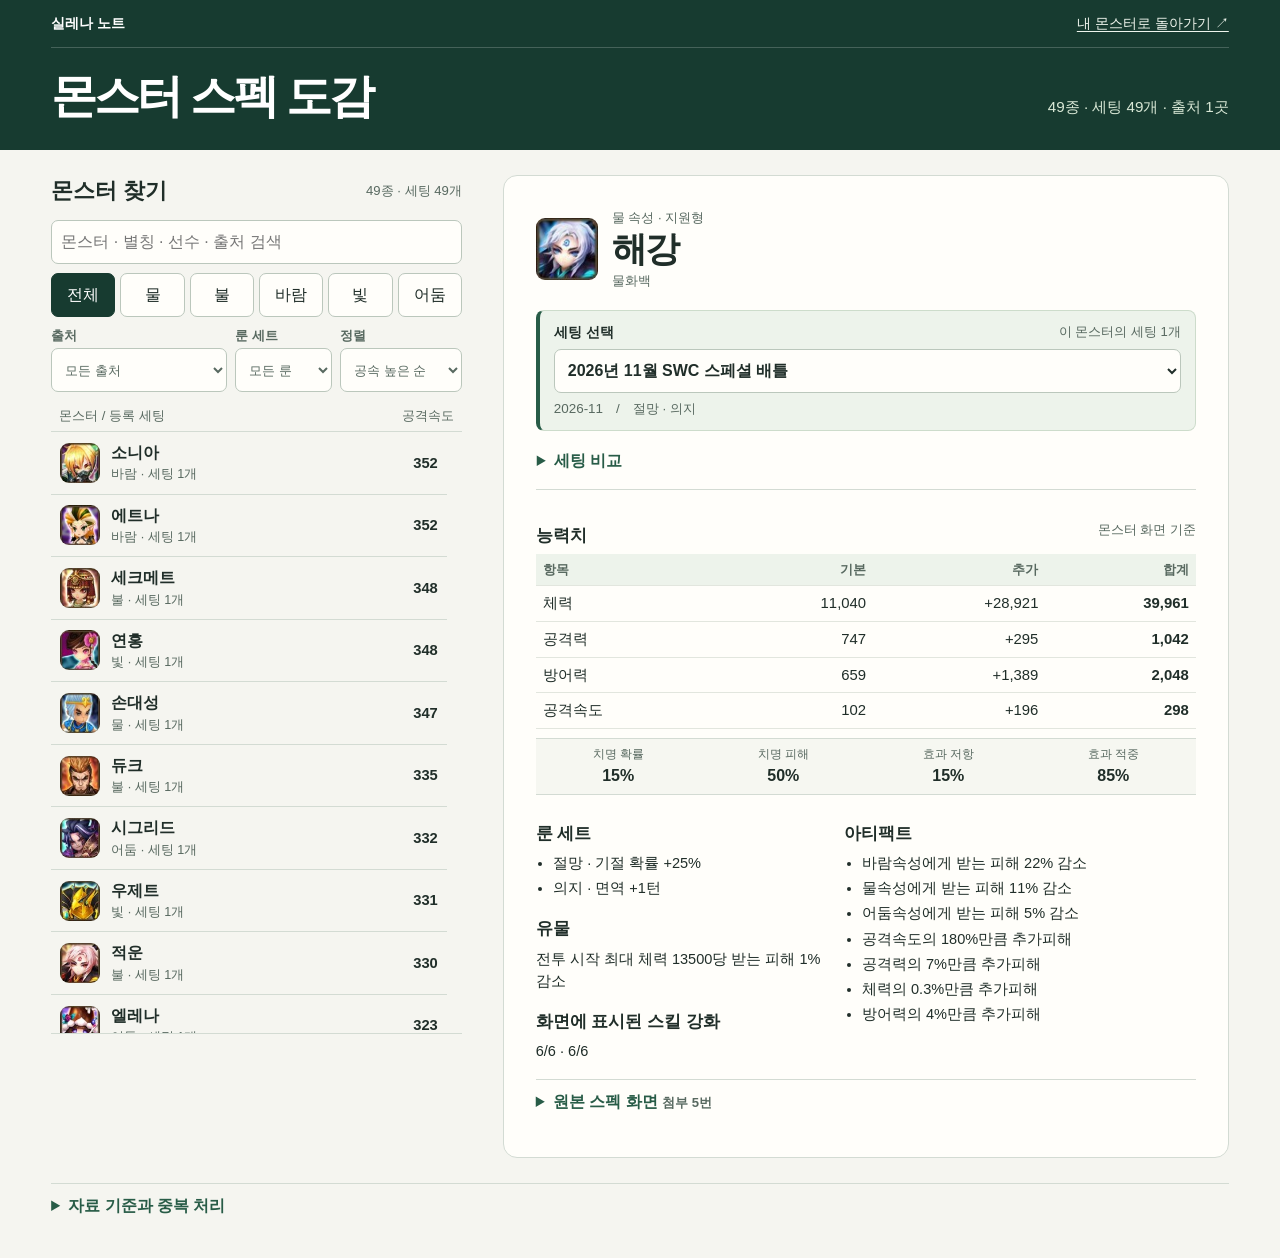
<file: spec-dictionary.html>
<!DOCTYPE html>
<html lang="ko">
<head>
<meta charset="utf-8"/>
<meta content="width=device-width, initial-scale=1, viewport-fit=cover" name="viewport"/>
<meta content="#173b30" name="theme-color"/>
<title>몬스터 스펙 도감 · 실레나 노트</title>
<link href="spec-atlas/dictionary.css" rel="stylesheet"/>
<script defer="" src="spec-atlas/catalog.js"></script>
<script defer="" src="spec-atlas/dictionary.js"></script>
</head>
<body>
<header class="mast"><div class="wrap">
<nav aria-label="리포트 메뉴"><b>실레나 노트</b><a href="roster.html">내 몬스터로 돌아가기 ↗</a></nav>
<div class="mast-title"><h1>몬스터 스펙 도감</h1><p id="inventory"></p></div>
</div></header>
<main class="wrap">
<div class="workspace" hidden="" id="app">
<section aria-labelledby="list-title" id="list">
<div class="section-head"><h2 id="list-title">몬스터 찾기</h2><span aria-live="polite" id="found"></span></div>
<input aria-label="몬스터, 별칭, 선수 또는 출처 검색" autocomplete="off" id="query" placeholder="몬스터 · 별칭 · 선수 · 출처 검색" type="search"/>
<div aria-label="속성" class="elements" id="elements" role="group"></div>
<div class="filters">
<label>출처<select id="origin"><option value="">모든 출처</option></select></label>
<label>룬 세트<select id="runes"><option value="">모든 룬</option></select></label>
<label>정렬<select id="order">
<option value="spd">공속 높은 순</option><option value="hp">체력 높은 순</option>
<option value="atk">공격력 높은 순</option><option value="def">방어력 높은 순</option>
<option value="acc">적중 높은 순</option><option value="name">이름순</option>
</select></label>
</div>
<div class="list-head"><span>몬스터 / 등록 세팅</span><span id="metric-name">공격속도</span></div>
<div class="scroll" id="units"></div>
<div hidden="" id="empty"><p>조건에 맞는 세팅이 없어.</p><button id="reset" type="button">검색 조건 초기화</button></div>
</section>
<article aria-labelledby="unit-name" id="detail">
<div class="sheet-head">
<img alt="" class="face" height="62" id="face" width="62"/>
<div><p class="muted" id="unit-meta"></p><h2 id="unit-name"></h2><p class="aliases" id="aliases"></p></div>
</div>
<div class="build-box">
<div class="build-caption"><label for="build-select">세팅 선택</label><span id="build-count"></span></div>
<select id="build-select"></select>
<div class="build-footer"><span id="build-meta"></span><button hidden="" id="compare-sibling" type="button">같은 몬스터 세팅 비교</button></div>
</div>
<details class="compare-panel" id="comparison">
<summary>세팅 비교</summary>
<label for="compare">비교할 세팅</label><select id="compare"></select>
<table hidden="" id="compare-table">
<thead><tr><th scope="col">비교 항목</th><th id="name-a" scope="col"></th><th id="name-b" scope="col"></th></tr></thead>
<tbody id="compare-lines"></tbody>
</table>
</details>
<section aria-labelledby="stats-title"><div class="section-head"><h3 id="stats-title">능력치</h3><span>몬스터 화면 기준</span></div>
<table class="stats"><thead><tr><th scope="col">항목</th><th scope="col">기본</th><th scope="col">추가</th><th scope="col">합계</th></tr></thead><tbody id="stats"></tbody></table>
<dl class="rates" id="rates"></dl>
</section>
<div class="gear"><div>
<h3>룬 세트</h3><ul id="set-list"></ul>
<h3>유물</h3><p id="relic"></p>
<h3>화면에 표시된 스킬 강화</h3><p id="skills"></p>
</div><div><h3>아티팩트</h3><ul id="artifacts"></ul><p class="note" hidden="" id="note"></p></div></div>
<details class="evidence" id="evidence-box"><summary>원본 스펙 화면 <small id="evidence-label"></small></summary>
<img alt="선택한 세팅의 원본 화면" height="458" id="evidence" loading="lazy" width="686"/>
</details>
<a class="back" href="#list">↑ 몬스터 목록</a>
</article>
</div>
<details class="info"><summary>자료 기준과 중복 처리</summary>
<p>2026년 11월 SWC 스페셜 배틀 캡처 53장에서 중복 4장을 합쳐 49개 세팅을 기록했어. 같은 세팅을 두 번 캡처한 엘더혼, 손행자, 연홍, 기아나는 원본 번호를 함께 표시했어.</p>
<p>같은 속성의 같은 몬스터는 한 항목에 모아. 출처나 선수, 세팅이 다르면 별도 기록으로 보관해. 속성이 다른 듀크와 슈포르테는 각각 구분해.</p>
<p>체력·공격력·방어력·공격속도는 화면의 기본값과 추가값을 더했어. 치명·저항·적중은 표시된 비율이야. 여러 세팅의 수치가 다르면 목록에 범위를 표시하고, 높은 순 정렬에는 현재 조건에서 가장 높은 값을 써.</p>
</details>
<!-- STATIC_ARCHIVE -->
<noscript><section class="static-archive"><h2>몬스터별 세팅</h2>
<details id="m-1"><summary>불 엘더혼 · 공격형 · 세팅 1개</summary>
<p>별칭 · 불엘더혼</p>
<article id="u-1"><h3>2026년 11월 SWC 스페셜 배틀 · 2026-11</h3>
<table class="stats"><thead><tr><th>항목</th><th>기본</th><th>추가</th><th>합계</th></tr></thead><tbody>
<tr><th scope="row">체력</th><td>10,215</td><td>+28,262</td><td>38,477</td></tr>
<tr><th scope="row">공격력</th><td>856</td><td>+1,546</td><td>2,402</td></tr>
<tr><th scope="row">방어력</th><td>604</td><td>+580</td><td>1,184</td></tr>
<tr><th scope="row">공격속도</th><td>104</td><td>+192</td><td>296</td></tr>
</tbody></table><p>치명 확률 15% · 치명 피해 50% · 효과 저항 15% · 효과 적중 67%</p>
<p><b>룬 세트</b> 폭주 · 반격</p>
<p><b>유물</b> 전투 시작 공격력 750당 가하는 피해 1% 증가</p>
<p><b>스킬 강화</b> 6/6 · 3/3 · 2/2</p>
<h4>아티팩트</h4><ul><li>공격속도의 288%만큼 추가피해</li><li>공격력의 14%만큼 추가피해</li><li>체력의 0.6%만큼 추가피해</li><li>방어력의 8%만큼 추가피해</li></ul>
<a href="spec-atlas/images/u-1.jpg">스펙 화면 · 첨부 1번 · 같은 세팅 12번</a>
</article>
</details>
<details id="m-2"><summary>물 나이트팽 · 체력형 · 세팅 1개</summary>
<p>별칭 · 물나이트팽</p>
<article id="u-2"><h3>2026년 11월 SWC 스페셜 배틀 · 2026-11</h3>
<table class="stats"><thead><tr><th>항목</th><th>기본</th><th>추가</th><th>합계</th></tr></thead><tbody>
<tr><th scope="row">체력</th><td>12,840</td><td>+33,192</td><td>46,032</td></tr>
<tr><th scope="row">공격력</th><td>648</td><td>+412</td><td>1,060</td></tr>
<tr><th scope="row">방어력</th><td>637</td><td>+730</td><td>1,367</td></tr>
<tr><th scope="row">공격속도</th><td>102</td><td>+190</td><td>292</td></tr>
</tbody></table><p>치명 확률 15% · 치명 피해 50% · 효과 저항 100% · 효과 적중 65%</p>
<p><b>룬 세트</b> 폭주 · 의지</p>
<p><b>유물</b> 전투 시작 최대 체력 13500당 가하는 피해 1% 증가</p>
<p><b>스킬 강화</b> 7/7 · 4/4 · 2/2</p>
<h4>아티팩트</h4><ul><li>바람속성에게 받는 피해 22% 감소</li><li>물속성에게 받는 피해 11% 감소</li><li>체력의 0.8%만큼 추가피해</li><li>공격속도의 180%만큼 추가피해</li><li>공격력의 4%만큼 추가피해</li><li>방어력의 4%만큼 추가피해</li></ul>
<a href="spec-atlas/images/u-2.jpg">스펙 화면 · 첨부 2번</a>
</article>
</details>
<details id="m-3"><summary>물 정남 · 체력형 · 세팅 1개</summary>
<p>별칭 · 물대왕 도깨비 · 물도깨비 · 물깨비</p>
<article id="u-3"><h3>2026년 11월 SWC 스페셜 배틀 · 2026-11</h3>
<table class="stats"><thead><tr><th>항목</th><th>기본</th><th>추가</th><th>합계</th></tr></thead><tbody>
<tr><th scope="row">체력</th><td>12,180</td><td>+35,342</td><td>47,522</td></tr>
<tr><th scope="row">공격력</th><td>736</td><td>+422</td><td>1,158</td></tr>
<tr><th scope="row">방어력</th><td>593</td><td>+732</td><td>1,325</td></tr>
<tr><th scope="row">공격속도</th><td>111</td><td>+185</td><td>296</td></tr>
</tbody></table><p>치명 확률 15% · 치명 피해 50% · 효과 저항 45% · 효과 적중 85%</p>
<p><b>룬 세트</b> 폭주 · 의지</p>
<p><b>유물</b> 전투 시작 최대 체력 13500당 가하는 피해 1% 증가</p>
<p><b>스킬 강화</b> 7/7 · 5/5 · 3/3</p>
<h4>아티팩트</h4><ul><li>바람속성에게 받는 피해 22% 감소</li><li>물속성에게 주는 피해 9% 증가</li><li>체력의 0.6%만큼 추가피해</li><li>공격속도의 112%만큼 추가피해</li><li>[3번 스킬] 회복량 22% 증가</li><li>방어력의 4%만큼 추가피해</li></ul>
<a href="spec-atlas/images/u-3.jpg">스펙 화면 · 첨부 3번</a>
</article>
</details>
<details id="m-4"><summary>물 시즈카 · 지원형 · 세팅 1개</summary>
<p>별칭 · 물음양사</p>
<article id="u-4"><h3>2026년 11월 SWC 스페셜 배틀 · 2026-11</h3>
<table class="stats"><thead><tr><th>항목</th><th>기본</th><th>추가</th><th>합계</th></tr></thead><tbody>
<tr><th scope="row">체력</th><td>11,040</td><td>+27,670</td><td>38,710</td></tr>
<tr><th scope="row">공격력</th><td>659</td><td>+267</td><td>926</td></tr>
<tr><th scope="row">방어력</th><td>747</td><td>+1,430</td><td>2,177</td></tr>
<tr><th scope="row">공격속도</th><td>103</td><td>+182</td><td>285</td></tr>
</tbody></table><p>치명 확률 15% · 치명 피해 50% · 효과 저항 100% · 효과 적중 36%</p>
<p><b>룬 세트</b> 폭주 · 의지</p>
<p><b>유물</b> 전투 시작 최대 체력 13500당 받는 피해 1% 감소</p>
<p><b>스킬 강화</b> 7/7 · 3/3 · 2/2</p>
<h4>아티팩트</h4><ul><li>바람속성에게 받는 피해 22% 감소</li><li>물속성에게 받는 피해 11% 감소</li><li>체력의 0.6%만큼 추가피해</li><li>공격속도의 112%만큼 추가피해</li><li>[3번 스킬] 효과적중 22% 증가</li><li>방어력의 4%만큼 추가피해</li></ul>
<a href="spec-atlas/images/u-4.jpg">스펙 화면 · 첨부 4번</a>
</article>
</details>
<details id="m-5"><summary>물 해강 · 지원형 · 세팅 1개</summary>
<p>별칭 · 물화백</p>
<article id="u-5"><h3>2026년 11월 SWC 스페셜 배틀 · 2026-11</h3>
<table class="stats"><thead><tr><th>항목</th><th>기본</th><th>추가</th><th>합계</th></tr></thead><tbody>
<tr><th scope="row">체력</th><td>11,040</td><td>+28,921</td><td>39,961</td></tr>
<tr><th scope="row">공격력</th><td>747</td><td>+295</td><td>1,042</td></tr>
<tr><th scope="row">방어력</th><td>659</td><td>+1,389</td><td>2,048</td></tr>
<tr><th scope="row">공격속도</th><td>102</td><td>+196</td><td>298</td></tr>
</tbody></table><p>치명 확률 15% · 치명 피해 50% · 효과 저항 15% · 효과 적중 85%</p>
<p><b>룬 세트</b> 절망 · 의지</p>
<p><b>유물</b> 전투 시작 최대 체력 13500당 받는 피해 1% 감소</p>
<p><b>스킬 강화</b> 6/6 · 6/6</p>
<h4>아티팩트</h4><ul><li>바람속성에게 받는 피해 22% 감소</li><li>물속성에게 받는 피해 11% 감소</li><li>어둠속성에게 받는 피해 5% 감소</li><li>공격속도의 180%만큼 추가피해</li><li>공격력의 7%만큼 추가피해</li><li>체력의 0.3%만큼 추가피해</li><li>방어력의 4%만큼 추가피해</li></ul>
<a href="spec-atlas/images/u-5.jpg">스펙 화면 · 첨부 5번</a>
</article>
</details>
<details id="m-6"><summary>물 조세핀 · 체력형 · 세팅 1개</summary>
<p>별칭 · 물팔라딘 · 물팔라</p>
<article id="u-6"><h3>2026년 11월 SWC 스페셜 배틀 · 2026-11</h3>
<table class="stats"><thead><tr><th>항목</th><th>기본</th><th>추가</th><th>합계</th></tr></thead><tbody>
<tr><th scope="row">체력</th><td>12,345</td><td>+31,420</td><td>43,765</td></tr>
<tr><th scope="row">공격력</th><td>659</td><td>+1,011</td><td>1,670</td></tr>
<tr><th scope="row">방어력</th><td>659</td><td>+757</td><td>1,416</td></tr>
<tr><th scope="row">공격속도</th><td>102</td><td>+195</td><td>297</td></tr>
</tbody></table><p>치명 확률 15% · 치명 피해 50% · 효과 저항 15% · 효과 적중 85%</p>
<p><b>룬 세트</b> 폭주 · 집중</p>
<p><b>유물</b> 전투 시작 공격력 750당 가하는 피해 1% 증가</p>
<p><b>스킬 강화</b> 6/6 · 6/6 · 4/4</p>
<h4>아티팩트</h4><ul><li>바람속성에게 받는 피해 22% 감소</li><li>공격속도의 220%만큼 추가피해</li><li>체력의 0.8%만큼 추가피해</li><li>방어력의 8%만큼 추가피해</li><li>공격력의 4%만큼 추가피해</li></ul>
<a href="spec-atlas/images/u-6.jpg">스펙 화면 · 첨부 6번</a>
</article>
</details>
<details id="m-7"><summary>물 우사 · 체력형 · 세팅 1개</summary>
<p>별칭 · 물선인</p>
<article id="u-7"><h3>2026년 11월 SWC 스페셜 배틀 · 2026-11</h3>
<table class="stats"><thead><tr><th>항목</th><th>기본</th><th>추가</th><th>합계</th></tr></thead><tbody>
<tr><th scope="row">체력</th><td>12,015</td><td>+38,577</td><td>50,592</td></tr>
<tr><th scope="row">공격력</th><td>659</td><td>+272</td><td>931</td></tr>
<tr><th scope="row">방어력</th><td>681</td><td>+828</td><td>1,509</td></tr>
<tr><th scope="row">공격속도</th><td>118</td><td>+184</td><td>302</td></tr>
</tbody></table><p>치명 확률 15% · 치명 피해 50% · 효과 저항 100% · 효과 적중 24%</p>
<p><b>룬 세트</b> 폭주 · 의지</p>
<p><b>유물</b> 전투 시작 최대 체력 13500당 부여하는 체력 회복 및 실드량 2% 증가</p>
<p><b>스킬 강화</b> 6/6 · 5/5 · 4/4</p>
<h4>아티팩트</h4><ul><li>바람속성에게 받는 피해 22% 감소</li><li>어둠속성에게 받는 피해 11% 감소</li><li>물속성에게 주는 피해 5% 증가</li><li>불속성에게 주는 피해 5% 증가</li><li>[2번 스킬] 회복량 22% 증가</li><li>공격속도의 76%만큼 추가피해</li><li>체력의 0.3%만큼 추가피해</li></ul>
<a href="spec-atlas/images/u-7.jpg">스펙 화면 · 첨부 7번</a>
</article>
</details>
<details id="m-8"><summary>물 찬드라 · 체력형 · 세팅 1개</summary>
<p>별칭 · 물신수승 · 물신수</p>
<article id="u-8"><h3>2026년 11월 SWC 스페셜 배틀 · 2026-11</h3>
<table class="stats"><thead><tr><th>항목</th><th>기본</th><th>추가</th><th>합계</th></tr></thead><tbody>
<tr><th scope="row">체력</th><td>13,170</td><td>+33,981</td><td>47,151</td></tr>
<tr><th scope="row">공격력</th><td>604</td><td>+263</td><td>867</td></tr>
<tr><th scope="row">방어력</th><td>659</td><td>+787</td><td>1,446</td></tr>
<tr><th scope="row">공격속도</th><td>101</td><td>+196</td><td>297</td></tr>
</tbody></table><p>치명 확률 15% · 치명 피해 151% · 효과 저항 15% · 효과 적중 56%</p>
<p><b>룬 세트</b> 폭주 · 의지</p>
<p><b>유물</b> 전투 시작 최대 체력 13500당 가하는 피해 1% 증가</p>
<p><b>스킬 강화</b> 5/5 · 2/2 · 7/7</p>
<h4>아티팩트</h4><ul><li>바람속성에게 받는 피해 22% 감소</li><li>물속성에게 받는 피해 11% 감소</li><li>체력의 0.8%만큼 추가피해</li><li>공격속도의 36%만큼 추가피해</li><li>첫번째 공격 치명 피해 22% 증가</li><li>[1번 스킬] 치명피해 5% 증가</li><li>자신의 턴에 단일 대상 스킬 치명피해 (수치 가림)</li></ul>
<p>마지막 아티팩트 수치는 화면 아래에 가려져 있다.</p>
<a href="spec-atlas/images/u-8.jpg">스펙 화면 · 첨부 8번</a>
</article>
</details>
<details id="m-9"><summary>물 손대성 · 공격형 · 세팅 1개</summary>
<p>별칭 · 물원숭이 · 물오공</p>
<article id="u-9"><h3>2026년 11월 SWC 스페셜 배틀 · 2026-11</h3>
<table class="stats"><thead><tr><th>항목</th><th>기본</th><th>추가</th><th>합계</th></tr></thead><tbody>
<tr><th scope="row">체력</th><td>9,885</td><td>+26,835</td><td>36,720</td></tr>
<tr><th scope="row">공격력</th><td>845</td><td>+1,182</td><td>2,027</td></tr>
<tr><th scope="row">방어력</th><td>637</td><td>+603</td><td>1,240</td></tr>
<tr><th scope="row">공격속도</th><td>115</td><td>+232</td><td>347</td></tr>
</tbody></table><p>치명 확률 15% · 치명 피해 50% · 효과 저항 15% · 효과 적중 76%</p>
<p><b>룬 세트</b> 신속 · 의지</p>
<p><b>유물</b> 전투 시작 공격력 750당 가하는 피해 1% 증가</p>
<p><b>스킬 강화</b> 5/5 · 5/5 · 5/5</p>
<h4>아티팩트</h4><ul><li>공격속도의 288%만큼 추가피해</li><li>공격력의 14%만큼 추가피해</li><li>체력의 0.6%만큼 추가피해</li><li>방어력의 8%만큼 추가피해</li></ul>
<a href="spec-atlas/images/u-9.jpg">스펙 화면 · 첨부 9번</a>
</article>
</details>
<details id="m-10"><summary>물 차우 · 체력형 · 세팅 1개</summary>
<p>별칭 · 물드래곤나이트 · 물드나</p>
<article id="u-10"><h3>2026년 11월 SWC 스페셜 배틀 · 2026-11</h3>
<table class="stats"><thead><tr><th>항목</th><th>기본</th><th>추가</th><th>합계</th></tr></thead><tbody>
<tr><th scope="row">체력</th><td>13,005</td><td>+28,767</td><td>41,772</td></tr>
<tr><th scope="row">공격력</th><td>681</td><td>+1,089</td><td>1,770</td></tr>
<tr><th scope="row">방어력</th><td>593</td><td>+486</td><td>1,079</td></tr>
<tr><th scope="row">공격속도</th><td>100</td><td>+172</td><td>272</td></tr>
</tbody></table><p>치명 확률 100% · 치명 피해 130% · 효과 저항 15% · 효과 적중 0%</p>
<p><b>룬 세트</b> 폭주 · 응보</p>
<p><b>유물</b> 전투 시작 공격력 750당 가하는 피해 1% 증가</p>
<p><b>스킬 강화</b> 5/5 · 6/6</p>
<h4>아티팩트</h4><ul><li>바람속성에게 받는 피해 22% 감소</li><li>어둠속성에게 받는 피해 11% 감소</li><li>체력의 0.3%만큼 추가피해</li><li>공격속도의 36%만큼 추가피해</li><li>첫번째 공격 치명 피해 22% 증가</li><li>[2번 스킬] 치명피해 11% 증가</li></ul>
<a href="spec-atlas/images/u-10.jpg">스펙 화면 · 첨부 10번</a>
</article>
</details>
<details id="m-11"><summary>물 애나벨 · 지원형 · 세팅 1개</summary>
<p>별칭 · 물오컬트</p>
<article id="u-11"><h3>2026년 11월 SWC 스페셜 배틀 · 2026-11</h3>
<table class="stats"><thead><tr><th>항목</th><th>기본</th><th>추가</th><th>합계</th></tr></thead><tbody>
<tr><th scope="row">체력</th><td>10,710</td><td>+30,524</td><td>41,234</td></tr>
<tr><th scope="row">공격력</th><td>769</td><td>+683</td><td>1,452</td></tr>
<tr><th scope="row">방어력</th><td>659</td><td>+782</td><td>1,441</td></tr>
<tr><th scope="row">공격속도</th><td>105</td><td>+181</td><td>286</td></tr>
</tbody></table><p>치명 확률 15% · 치명 피해 50% · 효과 저항 100% · 효과 적중 48%</p>
<p><b>룬 세트</b> 폭주 · 의지</p>
<p><b>유물</b> 전투 시작 최대 체력 13500당 부여하는 체력 회복 및 실드량 2% 증가</p>
<p><b>스킬 강화</b> 6/6 · 5/5 · 5/5</p>
<h4>아티팩트</h4><ul><li>바람속성에게 받는 피해 22% 감소</li><li>물속성에게 받는 피해 11% 감소</li><li>어둠속성에게 받는 피해 5% 감소</li><li>체력의 0.6%만큼 추가피해</li><li>[2번 스킬] 회복량 22% 증가</li><li>공격속도의 76%만큼 추가피해</li><li>방어력의 4%만큼 추가피해</li></ul>
<a href="spec-atlas/images/u-11.jpg">스펙 화면 · 첨부 11번</a>
</article>
</details>
<details id="m-13"><summary>불 듀크 · 체력형 · 세팅 1개</summary>
<p>별칭 · 불듀크</p>
<article id="u-13"><h3>2026년 11월 SWC 스페셜 배틀 · 2026-11</h3>
<table class="stats"><thead><tr><th>항목</th><th>기본</th><th>추가</th><th>합계</th></tr></thead><tbody>
<tr><th scope="row">체력</th><td>12,510</td><td>+38,675</td><td>51,185</td></tr>
<tr><th scope="row">공격력</th><td>681</td><td>+208</td><td>889</td></tr>
<tr><th scope="row">방어력</th><td>626</td><td>+715</td><td>1,341</td></tr>
<tr><th scope="row">공격속도</th><td>105</td><td>+230</td><td>335</td></tr>
</tbody></table><p>치명 확률 15% · 치명 피해 50% · 효과 저항 15% · 효과 적중 85%</p>
<p><b>룬 세트</b> 신속 · 의지</p>
<p><b>유물</b> 전투 시작 최대 체력 13500당 가하는 피해 1% 증가</p>
<p><b>스킬 강화</b> 6/6 · 7/7 · 2/2</p>
<h4>아티팩트</h4><ul><li>바람속성에게 주는 피해 18% 증가</li><li>불속성에게 주는 피해 9% 증가</li><li>체력의 0.8%만큼 추가피해</li><li>공격속도의 180%만큼 추가피해</li><li>공격력의 4%만큼 추가피해</li><li>방어력의 4%만큼 추가피해</li></ul>
<a href="spec-atlas/images/u-13.jpg">스펙 화면 · 첨부 13번</a>
</article>
</details>
<details id="m-14"><summary>불 백호 무사 · 공격형 · 세팅 1개</summary>
<p>별칭 · 불백호 무사</p>
<article id="u-14"><h3>2026년 11월 SWC 스페셜 배틀 · 2026-11</h3>
<table class="stats"><thead><tr><th>항목</th><th>기본</th><th>추가</th><th>합계</th></tr></thead><tbody>
<tr><th scope="row">체력</th><td>10,380</td><td>+19,350</td><td>29,730</td></tr>
<tr><th scope="row">공격력</th><td>823</td><td>+1,159</td><td>1,982</td></tr>
<tr><th scope="row">방어력</th><td>626</td><td>+725</td><td>1,351</td></tr>
<tr><th scope="row">공격속도</th><td>104</td><td>+169</td><td>273</td></tr>
</tbody></table><p>치명 확률 100% · 치명 피해 130% · 효과 저항 15% · 효과 적중 24%</p>
<p><b>룬 세트</b> 폭주 · 의지</p>
<p><b>유물</b> 전투 시작 공격력 750당 가하는 피해 1% 증가</p>
<p><b>스킬 강화</b> 7/7 · 6/6 · 2/2</p>
<h4>아티팩트</h4><ul><li>물속성에게 받는 피해 22% 감소</li><li>불속성에게 받는 피해 11% 감소</li><li>체력의 0.6%만큼 추가피해</li><li>공격속도의 112%만큼 추가피해</li><li>[2번 스킬] 효과적중 22% 증가</li><li>공격력의 4%만큼 추가피해</li></ul>
<a href="spec-atlas/images/u-14.jpg">스펙 화면 · 첨부 14번</a>
</article>
</details>
<details id="m-15"><summary>불 7R1X · 지원형 · 세팅 1개</summary>
<p>별칭 · 불해커</p>
<article id="u-15"><h3>2026년 11월 SWC 스페셜 배틀 · 2026-11</h3>
<table class="stats"><thead><tr><th>항목</th><th>기본</th><th>추가</th><th>합계</th></tr></thead><tbody>
<tr><th scope="row">체력</th><td>11,700</td><td>+30,185</td><td>41,885</td></tr>
<tr><th scope="row">공격력</th><td>648</td><td>+452</td><td>1,100</td></tr>
<tr><th scope="row">방어력</th><td>714</td><td>+944</td><td>1,658</td></tr>
<tr><th scope="row">공격속도</th><td>100</td><td>+196</td><td>296</td></tr>
</tbody></table><p>치명 확률 15% · 치명 피해 50% · 효과 저항 100% · 효과 적중 85%</p>
<p><b>룬 세트</b> 폭주 · 의지</p>
<p><b>유물</b> 전투 시작 최대 체력 13500당 받는 피해 1% 감소</p>
<p><b>스킬 강화</b> 6/6 · 7/7</p>
<h4>아티팩트</h4><ul><li>물속성에게 받는 피해 22% 감소</li><li>불속성에게 받는 피해 11% 감소</li><li>체력의 0.8%만큼 추가피해</li><li>공격속도의 180%만큼 추가피해</li><li>공격력의 4%만큼 추가피해</li><li>방어력의 4%만큼 추가피해</li></ul>
<a href="spec-atlas/images/u-15.jpg">스펙 화면 · 첨부 15번</a>
</article>
</details>
<details id="m-16"><summary>불 아슈르 · 체력형 · 세팅 1개</summary>
<p>별칭 · 불사막 전사</p>
<article id="u-16"><h3>2026년 11월 SWC 스페셜 배틀 · 2026-11</h3>
<table class="stats"><thead><tr><th>항목</th><th>기본</th><th>추가</th><th>합계</th></tr></thead><tbody>
<tr><th scope="row">체력</th><td>12,180</td><td>+32,183</td><td>44,363</td></tr>
<tr><th scope="row">공격력</th><td>725</td><td>+467</td><td>1,192</td></tr>
<tr><th scope="row">방어력</th><td>604</td><td>+630</td><td>1,234</td></tr>
<tr><th scope="row">공격속도</th><td>103</td><td>+190</td><td>293</td></tr>
</tbody></table><p>치명 확률 100% · 치명 피해 67% · 효과 저항 15% · 효과 적중 48%</p>
<p><b>룬 세트</b> 폭주 · 의지</p>
<p><b>유물</b> 전투 시작 최대 체력 13500당 가하는 피해 1% 증가</p>
<p><b>스킬 강화</b> 8/8 · 5/5 · 3/3</p>
<h4>아티팩트</h4><ul><li>공격속도의 288%만큼 추가피해</li><li>체력의 1.0%만큼 추가피해</li><li>공격력의 8%만큼 추가피해</li><li>방어력의 8%만큼 추가피해</li></ul>
<a href="spec-atlas/images/u-16.jpg">스펙 화면 · 첨부 16번</a>
</article>
</details>
<details id="m-17"><summary>불 루치아 · 지원형 · 세팅 1개</summary>
<p>별칭 · 불푸딩 공주 · 불푸딩</p>
<article id="u-17"><h3>2026년 11월 SWC 스페셜 배틀 · 2026-11</h3>
<table class="stats"><thead><tr><th>항목</th><th>기본</th><th>추가</th><th>합계</th></tr></thead><tbody>
<tr><th scope="row">체력</th><td>10,875</td><td>+34,101</td><td>44,976</td></tr>
<tr><th scope="row">공격력</th><td>681</td><td>+385</td><td>1,066</td></tr>
<tr><th scope="row">방어력</th><td>736</td><td>+764</td><td>1,500</td></tr>
<tr><th scope="row">공격속도</th><td>96</td><td>+190</td><td>286</td></tr>
</tbody></table><p>치명 확률 15% · 치명 피해 50% · 효과 저항 100% · 효과 적중 0%</p>
<p><b>룬 세트</b> 반격 · 반격 · 반격</p>
<p><b>유물</b> 전투 시작 최대 체력 13500당 부여하는 체력 회복 및 실드량 2% 증가</p>
<p><b>스킬 강화</b> 7/7 · 5/5</p>
<h4>아티팩트</h4><ul><li>물속성에게 받는 피해 22% 감소</li><li>불속성에게 받는 피해 11% 감소</li><li>체력의 0.6%만큼 추가피해</li><li>공격속도의 72%만큼 추가피해</li><li>[1번 스킬] 회복량 22% 증가</li><li>[2번 스킬] 회복량 11% 증가</li></ul>
<a href="spec-atlas/images/u-17.jpg">스펙 화면 · 첨부 17번</a>
</article>
</details>
<details id="m-18"><summary>불 적운 · 지원형 · 세팅 1개</summary>
<p>별칭 · 불화백</p>
<article id="u-18"><h3>2026년 11월 SWC 스페셜 배틀 · 2026-11</h3>
<table class="stats"><thead><tr><th>항목</th><th>기본</th><th>추가</th><th>합계</th></tr></thead><tbody>
<tr><th scope="row">체력</th><td>10,710</td><td>+26,947</td><td>37,657</td></tr>
<tr><th scope="row">공격력</th><td>758</td><td>+495</td><td>1,253</td></tr>
<tr><th scope="row">방어력</th><td>670</td><td>+769</td><td>1,439</td></tr>
<tr><th scope="row">공격속도</th><td>102</td><td>+228</td><td>330</td></tr>
</tbody></table><p>치명 확률 15% · 치명 피해 50% · 효과 저항 100% · 효과 적중 85%</p>
<p><b>룬 세트</b> 신속 · 의지</p>
<p><b>유물</b> 전투 시작 최대 체력 13500당 받는 피해 1% 감소</p>
<p><b>스킬 강화</b> 6/6 · 3/3 · 5/5</p>
<h4>아티팩트</h4><ul><li>물속성에게 받는 피해 22% 감소</li><li>불속성에게 받는 피해 11% 감소</li><li>체력의 0.8%만큼 추가피해</li><li>공격속도의 180%만큼 추가피해</li><li>공격력의 4%만큼 추가피해</li><li>방어력의 4%만큼 추가피해</li></ul>
<a href="spec-atlas/images/u-18.jpg">스펙 화면 · 첨부 18번</a>
</article>
</details>
<details id="m-19"><summary>불 마샤 · 공격형 · 세팅 1개</summary>
<p>별칭 · 불비스트라이더 · 불비라</p>
<article id="u-19"><h3>2026년 11월 SWC 스페셜 배틀 · 2026-11</h3>
<table class="stats"><thead><tr><th>항목</th><th>기본</th><th>추가</th><th>합계</th></tr></thead><tbody>
<tr><th scope="row">체력</th><td>10,710</td><td>+16,907</td><td>27,617</td></tr>
<tr><th scope="row">공격력</th><td>801</td><td>+1,501</td><td>2,302</td></tr>
<tr><th scope="row">방어력</th><td>626</td><td>+423</td><td>1,049</td></tr>
<tr><th scope="row">공격속도</th><td>123</td><td>+157</td><td>280</td></tr>
</tbody></table><p>치명 확률 100% · 치명 피해 130% · 효과 저항 15% · 효과 적중 42%</p>
<p><b>룬 세트</b> 폭주 · 의지</p>
<p><b>유물</b> 전투 시작 공격력 750당 가하는 피해 1% 증가</p>
<p><b>스킬 강화</b> 6/6 · 6/6</p>
<h4>아티팩트</h4><ul><li>바람속성에게 주는 피해 18% 증가</li><li>물속성에게 받는 피해 11% 감소</li><li>불속성에게 받는 피해 5% 감소</li><li>적 체력 상황 좋을수록 치명피해 최대 5% 증가</li><li>[2번 스킬] 치명피해 22% 증가</li><li>[2번 스킬] 효과적중 11% 증가</li></ul>
<a href="spec-atlas/images/u-19.jpg">스펙 화면 · 첨부 19번</a>
</article>
</details>
<details id="m-20"><summary>불 세크메트 · 지원형 · 세팅 1개</summary>
<p>별칭 · 불사막여왕</p>
<article id="u-20"><h3>2026년 11월 SWC 스페셜 배틀 · 2026-11</h3>
<table class="stats"><thead><tr><th>항목</th><th>기본</th><th>추가</th><th>합계</th></tr></thead><tbody>
<tr><th scope="row">체력</th><td>11,205</td><td>+28,769</td><td>39,974</td></tr>
<tr><th scope="row">공격력</th><td>714</td><td>+886</td><td>1,600</td></tr>
<tr><th scope="row">방어력</th><td>681</td><td>+776</td><td>1,457</td></tr>
<tr><th scope="row">공격속도</th><td>116</td><td>+232</td><td>348</td></tr>
</tbody></table><p>치명 확률 15% · 치명 피해 50% · 효과 저항 15% · 효과 적중 85%</p>
<p><b>룬 세트</b> 신속 · 의지</p>
<p><b>유물</b> 전투 시작 최대 체력 13500당 받는 피해 1% 감소</p>
<p><b>스킬 강화</b> 5/5 · 6/6 · 3/3</p>
<h4>아티팩트</h4><ul><li>공격속도의 288%만큼 추가피해</li><li>체력의 1.0%만큼 추가피해</li><li>공격력의 8%만큼 추가피해</li><li>방어력의 8%만큼 추가피해</li></ul>
<a href="spec-atlas/images/u-20.jpg">스펙 화면 · 첨부 20번</a>
</article>
</details>
<details id="m-21"><summary>불 오케아노스 · 공격형 · 세팅 1개</summary>
<p>별칭 · 불해왕</p>
<article id="u-21"><h3>2026년 11월 SWC 스페셜 배틀 · 2026-11</h3>
<table class="stats"><thead><tr><th>항목</th><th>기본</th><th>추가</th><th>합계</th></tr></thead><tbody>
<tr><th scope="row">체력</th><td>10,710</td><td>+29,416</td><td>40,126</td></tr>
<tr><th scope="row">공격력</th><td>769</td><td>+1,036</td><td>1,805</td></tr>
<tr><th scope="row">방어력</th><td>659</td><td>+754</td><td>1,413</td></tr>
<tr><th scope="row">공격속도</th><td>101</td><td>+192</td><td>293</td></tr>
</tbody></table><p>치명 확률 30% · 치명 피해 50% · 효과 저항 15% · 효과 적중 85%</p>
<p><b>룬 세트</b> 폭주 · 의지</p>
<p><b>유물</b> 전투 시작 공격력 750당 가하는 피해 1% 증가</p>
<p><b>스킬 강화</b> 5/5 · 5/5 · 6/6</p>
<h4>아티팩트</h4><ul><li>공격속도의 288%만큼 추가피해</li><li>체력의 1.0%만큼 추가피해</li><li>공격력의 8%만큼 추가피해</li><li>방어력의 8%만큼 추가피해</li></ul>
<a href="spec-atlas/images/u-21.jpg">스펙 화면 · 첨부 21번</a>
</article>
</details>
<details id="m-22"><summary>불 리카 · 공격형 · 세팅 1개</summary>
<p>별칭 · 불오컬트</p>
<article id="u-22"><h3>2026년 11월 SWC 스페셜 배틀 · 2026-11</h3>
<table class="stats"><thead><tr><th>항목</th><th>기본</th><th>추가</th><th>합계</th></tr></thead><tbody>
<tr><th scope="row">체력</th><td>10,215</td><td>+27,730</td><td>37,945</td></tr>
<tr><th scope="row">공격력</th><td>823</td><td>+338</td><td>1,161</td></tr>
<tr><th scope="row">방어력</th><td>637</td><td>+1,116</td><td>1,753</td></tr>
<tr><th scope="row">공격속도</th><td>105</td><td>+172</td><td>277</td></tr>
</tbody></table><p>치명 확률 15% · 치명 피해 50% · 효과 저항 100% · 효과 적중 85%</p>
<p><b>룬 세트</b> 폭주 · 의지</p>
<p><b>유물</b> 전투 시작 최대 체력 13500당 받는 피해 1% 감소</p>
<p><b>스킬 강화</b> 6/6 · 5/5 · 5/5</p>
<h4>아티팩트</h4><ul><li>물속성에게 받는 피해 22% 감소</li><li>불속성에게 받는 피해 11% 감소</li><li>체력의 0.8%만큼 추가피해</li><li>공격속도의 180%만큼 추가피해</li><li>공격력의 4%만큼 추가피해</li><li>방어력의 4%만큼 추가피해</li></ul>
<a href="spec-atlas/images/u-22.jpg">스펙 화면 · 첨부 22번</a>
</article>
</details>
<details id="m-23"><summary>불 주노 · 지원형 · 세팅 1개</summary>
<p>별칭 · 불오라클</p>
<article id="u-23"><h3>2026년 11월 SWC 스페셜 배틀 · 2026-11</h3>
<table class="stats"><thead><tr><th>항목</th><th>기본</th><th>추가</th><th>합계</th></tr></thead><tbody>
<tr><th scope="row">체력</th><td>11,370</td><td>+29,427</td><td>40,797</td></tr>
<tr><th scope="row">공격력</th><td>703</td><td>+939</td><td>1,642</td></tr>
<tr><th scope="row">방어력</th><td>681</td><td>+705</td><td>1,386</td></tr>
<tr><th scope="row">공격속도</th><td>100</td><td>+193</td><td>293</td></tr>
</tbody></table><p>치명 확률 100% · 치명 피해 50% · 효과 저항 15% · 효과 적중 33%</p>
<p><b>룬 세트</b> 절망 · 반격</p>
<p><b>유물</b> 전투 시작 공격력 750당 가하는 피해 1% 증가</p>
<p><b>스킬 강화</b> 4/4 · 6/6</p>
<h4>아티팩트</h4><ul><li>공격속도의 288%만큼 추가피해</li><li>체력의 1.0%만큼 추가피해</li><li>공격력의 8%만큼 추가피해</li><li>방어력의 8%만큼 추가피해</li></ul>
<a href="spec-atlas/images/u-23.jpg">스펙 화면 · 첨부 23번</a>
</article>
</details>
<details id="m-24"><summary>불 바네사 · 지원형 · 세팅 1개</summary>
<p>별칭 · 불발키리 · 불발</p>
<article id="u-24"><h3>2026년 11월 SWC 스페셜 배틀 · 2026-11</h3>
<table class="stats"><thead><tr><th>항목</th><th>기본</th><th>추가</th><th>합계</th></tr></thead><tbody>
<tr><th scope="row">체력</th><td>10,875</td><td>+28,395</td><td>39,270</td></tr>
<tr><th scope="row">공격력</th><td>703</td><td>+390</td><td>1,093</td></tr>
<tr><th scope="row">방어력</th><td>714</td><td>+684</td><td>1,398</td></tr>
<tr><th scope="row">공격속도</th><td>101</td><td>+186</td><td>287</td></tr>
</tbody></table><p>치명 확률 100% · 치명 피해 50% · 효과 저항 40% · 효과 적중 66%</p>
<p><b>룬 세트</b> 폭주 · 의지</p>
<p><b>유물</b> 전투 시작 최대 체력 13500당 받는 피해 1% 감소</p>
<p><b>스킬 강화</b> 4/4 · 5/5 · 3/3</p>
<h4>아티팩트</h4><ul><li>물속성에게 받는 피해 22% 감소</li><li>불속성에게 받는 피해 11% 감소</li><li>어둠속성에게 받는 피해 5% 감소</li><li>공격속도의 112%만큼 추가피해</li><li>[2번 스킬] 효과적중 22% 증가</li><li>체력의 0.3%만큼 추가피해</li><li>방어력의 4%만큼 추가피해</li></ul>
<a href="spec-atlas/images/u-24.jpg">스펙 화면 · 첨부 24번</a>
</article>
</details>
<details id="m-25"><summary>불 라쿠니 · 지원형 · 세팅 1개</summary>
<p>별칭 · 불하그</p>
<article id="u-25"><h3>2026년 11월 SWC 스페셜 배틀 · 2026-11</h3>
<table class="stats"><thead><tr><th>항목</th><th>기본</th><th>추가</th><th>합계</th></tr></thead><tbody>
<tr><th scope="row">체력</th><td>9,885</td><td>+30,162</td><td>40,047</td></tr>
<tr><th scope="row">공격력</th><td>571</td><td>+160</td><td>731</td></tr>
<tr><th scope="row">방어력</th><td>582</td><td>+739</td><td>1,321</td></tr>
<tr><th scope="row">공격속도</th><td>105</td><td>+192</td><td>297</td></tr>
</tbody></table><p>치명 확률 15% · 치명 피해 50% · 효과 저항 100% · 효과 적중 0%</p>
<p><b>룬 세트</b> 폭주 · 응보</p>
<p><b>유물</b> 전투 시작 최대 체력 13500당 부여하는 체력 회복 및 실드량 2% 증가</p>
<p><b>스킬 강화</b> 7/7 · 3/3</p>
<h4>아티팩트</h4><ul><li>물속성에게 받는 피해 22% 감소</li><li>불속성에게 받는 피해 11% 감소</li><li>체력의 0.6%만큼 추가피해</li><li>공격속도의 112%만큼 추가피해</li><li>[3번 스킬] 회복량 22% 증가</li><li>방어력의 4%만큼 추가피해</li></ul>
<a href="spec-atlas/images/u-25.jpg">스펙 화면 · 첨부 25번</a>
</article>
</details>
<details id="m-26"><summary>풍 슈포르테 · 체력형 · 세팅 1개</summary>
<p>별칭 · 풍슈포르테</p>
<article id="u-26"><h3>2026년 11월 SWC 스페셜 배틀 · 2026-11</h3>
<table class="stats"><thead><tr><th>항목</th><th>기본</th><th>추가</th><th>합계</th></tr></thead><tbody>
<tr><th scope="row">체력</th><td>12,180</td><td>+30,296</td><td>42,476</td></tr>
<tr><th scope="row">공격력</th><td>714</td><td>+242</td><td>956</td></tr>
<tr><th scope="row">방어력</th><td>615</td><td>+729</td><td>1,344</td></tr>
<tr><th scope="row">공격속도</th><td>99</td><td>+165</td><td>264</td></tr>
</tbody></table><p>치명 확률 100% · 치명 피해 130% · 효과 저항 45% · 효과 적중 32%</p>
<p><b>룬 세트</b> 폭주 · 의지</p>
<p><b>유물</b> 전투 시작 최대 체력 13500당 가하는 피해 1% 증가</p>
<p><b>스킬 강화</b> 5/5 · 6/6</p>
<h4>아티팩트</h4><ul><li>바람속성에게 받는 피해 22% 감소</li><li>불속성에게 받는 피해 11% 감소</li><li>체력의 0.3%만큼 추가피해</li><li>공격속도의 36%만큼 추가피해</li><li>첫번째 공격 치명 피해 22% 증가</li><li>[2번 스킬] 효과적중 11% 증가</li><li>[2번 스킬] 치명피해 5% 증가</li></ul>
<a href="spec-atlas/images/u-26.jpg">스펙 화면 · 첨부 26번</a>
</article>
</details>
<details id="m-27"><summary>풍 듀크 · 체력형 · 세팅 1개</summary>
<p>별칭 · 풍듀크</p>
<article id="u-27"><h3>2026년 11월 SWC 스페셜 배틀 · 2026-11</h3>
<table class="stats"><thead><tr><th>항목</th><th>기본</th><th>추가</th><th>합계</th></tr></thead><tbody>
<tr><th scope="row">체력</th><td>12,180</td><td>+28,587</td><td>40,767</td></tr>
<tr><th scope="row">공격력</th><td>692</td><td>+404</td><td>1,096</td></tr>
<tr><th scope="row">방어력</th><td>637</td><td>+886</td><td>1,523</td></tr>
<tr><th scope="row">공격속도</th><td>105</td><td>+186</td><td>291</td></tr>
</tbody></table><p>치명 확률 100% · 치명 피해 50% · 효과 저항 15% · 효과 적중 65%</p>
<p><b>룬 세트</b> 폭주 · 반격</p>
<p><b>유물</b> 전투 시작 최대 체력 13500당 가하는 피해 1% 증가</p>
<p><b>스킬 강화</b> 6/6 · 7/7</p>
<h4>아티팩트</h4><ul><li>바람속성에게 받는 피해 22% 감소</li><li>불속성에게 받는 피해 11% 감소</li><li>체력의 0.6%만큼 추가피해</li><li>공격속도의 72%만큼 추가피해</li><li>[2번 스킬] 효과적중 22% 증가</li><li>[1번 스킬] 효과적중 11% 증가</li></ul>
<a href="spec-atlas/images/u-27.jpg">스펙 화면 · 첨부 27번</a>
</article>
</details>
<details id="m-28"><summary>풍 에레시온 · 방어형 · 세팅 1개</summary>
<p>별칭 · 풍드라칸 전사 · 풍드라칸</p>
<article id="u-28"><h3>2026년 11월 SWC 스페셜 배틀 · 2026-11</h3>
<table class="stats"><thead><tr><th>항목</th><th>기본</th><th>추가</th><th>합계</th></tr></thead><tbody>
<tr><th scope="row">체력</th><td>10,380</td><td>+21,641</td><td>32,021</td></tr>
<tr><th scope="row">공격력</th><td>604</td><td>+251</td><td>855</td></tr>
<tr><th scope="row">방어력</th><td>845</td><td>+1,456</td><td>2,301</td></tr>
<tr><th scope="row">공격속도</th><td>101</td><td>+196</td><td>297</td></tr>
</tbody></table><p>치명 확률 100% · 치명 피해 50% · 효과 저항 15% · 효과 적중 85%</p>
<p><b>룬 세트</b> 폭주 · 의지</p>
<p><b>유물</b> 전투 시작 방어력 750당 가하는 피해 1% 증가</p>
<p><b>스킬 강화</b> 7/7 · 5/5 · 2/2</p>
<h4>아티팩트</h4><ul><li>공격속도의 288%만큼 추가피해</li><li>공격력의 14%만큼 추가피해</li><li>체력의 0.6%만큼 추가피해</li><li>방어력의 8%만큼 추가피해</li></ul>
<a href="spec-atlas/images/u-28.jpg">스펙 화면 · 첨부 28번</a>
</article>
</details>
<details id="m-29"><summary>풍 샤하트 · 체력형 · 세팅 1개</summary>
<p>별칭 · 풍사막 전사</p>
<article id="u-29"><h3>2026년 11월 SWC 스페셜 배틀 · 2026-11</h3>
<table class="stats"><thead><tr><th>항목</th><th>기본</th><th>추가</th><th>합계</th></tr></thead><tbody>
<tr><th scope="row">체력</th><td>12,510</td><td>+37,784</td><td>50,294</td></tr>
<tr><th scope="row">공격력</th><td>714</td><td>+482</td><td>1,196</td></tr>
<tr><th scope="row">방어력</th><td>593</td><td>+721</td><td>1,314</td></tr>
<tr><th scope="row">공격속도</th><td>103</td><td>+192</td><td>295</td></tr>
</tbody></table><p>치명 확률 15% · 치명 피해 50% · 효과 저항 15% · 효과 적중 85%</p>
<p><b>룬 세트</b> 폭주 · 의지</p>
<p><b>유물</b> 전투 시작 최대 체력 13500당 가하는 피해 1% 증가</p>
<p><b>스킬 강화</b> 8/8 · 5/5</p>
<h4>아티팩트</h4><ul><li>불속성에게 받는 피해 22% 감소</li><li>바람속성에게 받는 피해 11% 감소</li><li>체력의 0.8%만큼 추가피해</li><li>공격속도의 180%만큼 추가피해</li><li>공격력의 4%만큼 추가피해</li><li>방어력의 4%만큼 추가피해</li></ul>
<a href="spec-atlas/images/u-29.jpg">스펙 화면 · 첨부 29번</a>
</article>
</details>
<details id="m-30"><summary>풍 소니아 · 공격형 · 세팅 1개</summary>
<p>별칭 · 풍배틀엔젤</p>
<article id="u-30"><h3>2026년 11월 SWC 스페셜 배틀 · 2026-11</h3>
<table class="stats"><thead><tr><th>항목</th><th>기본</th><th>추가</th><th>합계</th></tr></thead><tbody>
<tr><th scope="row">체력</th><td>10,215</td><td>+14,196</td><td>24,411</td></tr>
<tr><th scope="row">공격력</th><td>867</td><td>+2,052</td><td>2,919</td></tr>
<tr><th scope="row">방어력</th><td>593</td><td>+368</td><td>961</td></tr>
<tr><th scope="row">공격속도</th><td>119</td><td>+233</td><td>352</td></tr>
</tbody></table><p>치명 확률 100% · 치명 피해 78% · 효과 저항 15% · 효과 적중 0%</p>
<p><b>룬 세트</b> 신속 · 의지</p>
<p><b>유물</b> 전투 시작 공격력 750당 가하는 피해 1% 증가</p>
<p><b>스킬 강화</b> 6/6 · 5/5</p>
<h4>아티팩트</h4><ul><li>바람속성에게 주는 피해 18% 증가</li><li>물속성에게 주는 피해 9% 증가</li><li>적 체력 상황 좋을수록 치명피해 최대 10% 증가</li><li>자신의 턴에 단일 대상 스킬 치명피해 8% 증가</li><li>첫번째 공격 치명 피해 22% 증가</li></ul>
<p>아티팩트 목록 하단이 잘려 추가 줄은 판독할 수 없음.</p>
<a href="spec-atlas/images/u-30.jpg">스펙 화면 · 첨부 30번</a>
</article>
</details>
<details id="m-31"><summary>풍 올리버 · 공격형 · 세팅 1개</summary>
<p>별칭 · 풍스카이서퍼</p>
<article id="u-31"><h3>2026년 11월 SWC 스페셜 배틀 · 2026-11</h3>
<table class="stats"><thead><tr><th>항목</th><th>기본</th><th>추가</th><th>합계</th></tr></thead><tbody>
<tr><th scope="row">체력</th><td>10,710</td><td>+24,135</td><td>34,845</td></tr>
<tr><th scope="row">공격력</th><td>812</td><td>+1,029</td><td>1,841</td></tr>
<tr><th scope="row">방어력</th><td>615</td><td>+581</td><td>1,196</td></tr>
<tr><th scope="row">공격속도</th><td>105</td><td>+182</td><td>287</td></tr>
</tbody></table><p>치명 확률 100% · 치명 피해 50% · 효과 저항 15% · 효과 적중 85%</p>
<p><b>룬 세트</b> 폭주 · 의지</p>
<p><b>유물</b> 전투 시작 공격력 750당 가하는 피해 1% 증가</p>
<p><b>스킬 강화</b> 5/5 · 6/6 · 3/3</p>
<h4>아티팩트</h4><ul><li>바람속성에게 받는 피해 22% 감소</li><li>불속성에게 받는 피해 11% 감소</li><li>어둠속성에게 받는 피해 5% 감소</li><li>공격속도의 180%만큼 추가피해</li><li>체력의 0.5%만큼 추가피해</li><li>공격력의 4%만큼 추가피해</li><li>방어력의 4%만큼 추가피해</li></ul>
<a href="spec-atlas/images/u-31.jpg">스펙 화면 · 첨부 31번</a>
</article>
</details>
<details id="m-32"><summary>풍 에트나 · 공격형 · 세팅 1개</summary>
<p>별칭 · 풍헬레이디</p>
<article id="u-32"><h3>2026년 11월 SWC 스페셜 배틀 · 2026-11</h3>
<table class="stats"><thead><tr><th>항목</th><th>기본</th><th>추가</th><th>합계</th></tr></thead><tbody>
<tr><th scope="row">체력</th><td>10,380</td><td>+17,978</td><td>28,358</td></tr>
<tr><th scope="row">공격력</th><td>845</td><td>+1,638</td><td>2,483</td></tr>
<tr><th scope="row">방어력</th><td>604</td><td>+581</td><td>1,185</td></tr>
<tr><th scope="row">공격속도</th><td>119</td><td>+233</td><td>352</td></tr>
</tbody></table><p>치명 확률 100% · 치명 피해 50% · 효과 저항 15% · 효과 적중 24%</p>
<p><b>룬 세트</b> 신속 · 의지</p>
<p><b>유물</b> 전투 시작 공격력 750당 가하는 피해 1% 증가</p>
<p><b>스킬 강화</b> 6/6 · 6/6 · 5/5</p>
<h4>아티팩트</h4><ul><li>공격속도의 288%만큼 추가피해</li><li>공격력의 14%만큼 추가피해</li><li>체력의 0.6%만큼 추가피해</li><li>방어력의 8%만큼 추가피해</li></ul>
<a href="spec-atlas/images/u-32.jpg">스펙 화면 · 첨부 32번</a>
</article>
</details>
<details id="m-33"><summary>풍 손행자 · 체력형 · 세팅 1개</summary>
<p>별칭 · 풍원숭이 · 풍오공</p>
<article id="u-33"><h3>2026년 11월 SWC 스페셜 배틀 · 2026-11</h3>
<table class="stats"><thead><tr><th>항목</th><th>기본</th><th>추가</th><th>합계</th></tr></thead><tbody>
<tr><th scope="row">체력</th><td>11,700</td><td>+22,691</td><td>34,391</td></tr>
<tr><th scope="row">공격력</th><td>703</td><td>+1,007</td><td>1,710</td></tr>
<tr><th scope="row">방어력</th><td>659</td><td>+532</td><td>1,191</td></tr>
<tr><th scope="row">공격속도</th><td>117</td><td>+155</td><td>272</td></tr>
</tbody></table><p>치명 확률 100% · 치명 피해 130% · 효과 저항 15% · 효과 적중 40%</p>
<p><b>룬 세트</b> 폭주 · 의지</p>
<p><b>유물</b> 전투 시작 공격력 750당 가하는 피해 1% 증가</p>
<p><b>스킬 강화</b> 5/5 · 6/6</p>
<h4>아티팩트</h4><ul><li>불속성에게 받는 피해 22% 감소</li><li>바람속성에게 받는 피해 11% 감소</li><li>체력의 0.3%만큼 추가피해</li><li>공격속도의 36%만큼 추가피해</li><li>[2번 스킬] 효과적중 22% 증가</li><li>[1번 스킬] 효과적중 11% 증가</li><li>첫번째 공격 치명 피해 5% 증가</li></ul>
<a href="spec-atlas/images/u-33.jpg">스펙 화면 · 첨부 33번 · 같은 세팅 34번</a>
</article>
</details>
<details id="m-35"><summary>풍 레오 · 지원형 · 세팅 1개</summary>
<p>별칭 · 풍드래곤나이트 · 풍드나</p>
<article id="u-35"><h3>2026년 11월 SWC 스페셜 배틀 · 2026-11</h3>
<table class="stats"><thead><tr><th>항목</th><th>기본</th><th>추가</th><th>합계</th></tr></thead><tbody>
<tr><th scope="row">체력</th><td>11,850</td><td>+29,735</td><td>41,585</td></tr>
<tr><th scope="row">공격력</th><td>714</td><td>+1,389</td><td>2,103</td></tr>
<tr><th scope="row">방어력</th><td>637</td><td>+817</td><td>1,454</td></tr>
<tr><th scope="row">공격속도</th><td>100</td><td>+0</td><td>100</td></tr>
</tbody></table><p>치명 확률 100% · 치명 피해 171% · 효과 저항 40% · 효과 적중 40%</p>
<p><b>룬 세트</b> 폭주 · 응보</p>
<p><b>유물</b> 전투 시작 공격력 750당 가하는 피해 1% 증가</p>
<p><b>스킬 강화</b> 5/5 · 6/6</p>
<h4>아티팩트</h4><ul><li>물속성에게 주는 피해 18% 증가</li><li>바람속성에게 주는 피해 9% 증가</li><li>적 체력 상황 좋을수록 치명피해 최대 10% 증가</li><li>자신의 턴에 단일 대상 스킬 치명피해 8% 증가</li><li>첫번째 공격 치명 피해 22% 증가</li></ul>
<p>아티팩트 목록의 마지막 줄은 하단 일부만 보임.</p>
<a href="spec-atlas/images/u-35.jpg">스펙 화면 · 첨부 35번</a>
</article>
</details>
<details id="m-36"><summary>풍 세아라 · 공격형 · 세팅 1개</summary>
<p>별칭 · 풍오라클</p>
<article id="u-36"><h3>2026년 11월 SWC 스페셜 배틀 · 2026-11</h3>
<table class="stats"><thead><tr><th>항목</th><th>기본</th><th>추가</th><th>합계</th></tr></thead><tbody>
<tr><th scope="row">체력</th><td>10,875</td><td>+32,588</td><td>43,463</td></tr>
<tr><th scope="row">공격력</th><td>801</td><td>+1,023</td><td>1,824</td></tr>
<tr><th scope="row">방어력</th><td>615</td><td>+739</td><td>1,354</td></tr>
<tr><th scope="row">공격속도</th><td>100</td><td>+182</td><td>282</td></tr>
</tbody></table><p>치명 확률 15% · 치명 피해 50% · 효과 저항 15% · 효과 적중 85%</p>
<p><b>룬 세트</b> 폭주 · 의지</p>
<p><b>유물</b> 전투 시작 공격력 750당 가하는 피해 1% 증가</p>
<p><b>스킬 강화</b> 4/4 · 5/5 · 5/5</p>
<h4>아티팩트</h4><ul><li>폭탄 피해 28% 증가</li><li>공격속도의 152%만큼 추가피해</li><li>공격력의 8%만큼 추가피해</li><li>체력의 0.6%만큼 추가피해</li></ul>
<a href="spec-atlas/images/u-36.jpg">스펙 화면 · 첨부 36번</a>
</article>
</details>
<details id="m-37"><summary>빛 루엔 · 공격형 · 세팅 1개</summary>
<p>별칭 · 빛루엔</p>
<article id="u-37"><h3>2026년 11월 SWC 스페셜 배틀 · 2026-11</h3>
<table class="stats"><thead><tr><th>항목</th><th>기본</th><th>추가</th><th>합계</th></tr></thead><tbody>
<tr><th scope="row">체력</th><td>10,875</td><td>+32,679</td><td>43,554</td></tr>
<tr><th scope="row">공격력</th><td>834</td><td>+1,136</td><td>1,970</td></tr>
<tr><th scope="row">방어력</th><td>582</td><td>+709</td><td>1,291</td></tr>
<tr><th scope="row">공격속도</th><td>103</td><td>+174</td><td>277</td></tr>
</tbody></table><p>치명 확률 15% · 치명 피해 50% · 효과 저항 15% · 효과 적중 85%</p>
<p><b>룬 세트</b> 절망 · 의지</p>
<p><b>유물</b> 전투 시작 공격력 750당 가하는 피해 1% 증가</p>
<p><b>스킬 강화</b> 6/6 · 6/6</p>
<h4>아티팩트</h4><ul><li>공격속도의 288%만큼 추가피해</li><li>공격력의 14%만큼 추가피해</li><li>체력의 0.6%만큼 추가피해</li><li>방어력의 8%만큼 추가피해</li></ul>
<a href="spec-atlas/images/u-37.jpg">스펙 화면 · 첨부 37번</a>
</article>
</details>
<details id="m-38"><summary>빛 엘라 · 지원형 · 세팅 1개</summary>
<p>별칭 · 빛토템술사 · 빛토템</p>
<article id="u-38"><h3>2026년 11월 SWC 스페셜 배틀 · 2026-11</h3>
<table class="stats"><thead><tr><th>항목</th><th>기본</th><th>추가</th><th>합계</th></tr></thead><tbody>
<tr><th scope="row">체력</th><td>12,180</td><td>+35,260</td><td>47,440</td></tr>
<tr><th scope="row">공격력</th><td>659</td><td>+345</td><td>1,004</td></tr>
<tr><th scope="row">방어력</th><td>670</td><td>+826</td><td>1,496</td></tr>
<tr><th scope="row">공격속도</th><td>99</td><td>+182</td><td>281</td></tr>
</tbody></table><p>치명 확률 15% · 치명 피해 50% · 효과 저항 100% · 효과 적중 0%</p>
<p><b>룬 세트</b> 폭주 · 의지</p>
<p><b>유물</b> 전투 시작 최대 체력 13500당 부여하는 체력 회복 및 실드량 2% 증가</p>
<p><b>스킬 강화</b> 6/6 · 2/2 · 3/3 · 3/3</p>
<h4>아티팩트</h4><ul><li>바람속성에게 받는 피해 22% 감소</li><li>불속성에게 받는 피해 11% 감소</li><li>물속성에게 받는 피해 5% 감소</li><li>체력의 0.6%만큼 추가피해</li><li>[1번 스킬] 회복량 22% 증가</li><li>공격속도의 76%만큼 추가피해</li><li>방어력의 4%만큼 추가피해</li></ul>
<a href="spec-atlas/images/u-38.jpg">스펙 화면 · 첨부 38번</a>
</article>
</details>
<details id="m-39"><summary>빛 엘레노어 · 체력형 · 세팅 1개</summary>
<p>별칭 · 빛유니콘</p>
<article id="u-39"><h3>2026년 11월 SWC 스페셜 배틀 · 2026-11</h3>
<table class="stats"><thead><tr><th>항목</th><th>기본</th><th>추가</th><th>합계</th></tr></thead><tbody>
<tr><th scope="row">체력</th><td>12,840</td><td>+34,262</td><td>47,102</td></tr>
<tr><th scope="row">공격력</th><td>604</td><td>+276</td><td>880</td></tr>
<tr><th scope="row">방어력</th><td>681</td><td>+884</td><td>1,565</td></tr>
<tr><th scope="row">공격속도</th><td>100</td><td>+186</td><td>286</td></tr>
</tbody></table><p>치명 확률 15% · 치명 피해 50% · 효과 저항 100% · 효과 적중 40%</p>
<p><b>룬 세트</b> 폭주 · 의지</p>
<p><b>유물</b> 전투 시작 최대 체력 13500당 부여하는 체력 회복 및 실드량 2% 증가</p>
<p><b>스킬 강화</b> 7/7 · 7/7</p>
<h4>아티팩트</h4><ul><li>바람속성에게 받는 피해 22% 감소</li><li>불속성에게 받는 피해 11% 감소</li><li>체력의 0.6%만큼 추가피해</li><li>공격속도의 112%만큼 추가피해</li><li>[2번 스킬] 회복량 22% 증가</li><li>공격력의 4%만큼 추가피해</li></ul>
<a href="spec-atlas/images/u-39.jpg">스펙 화면 · 첨부 39번</a>
</article>
</details>
<details id="m-40"><summary>빛 천랑 · 체력형 · 세팅 1개</summary>
<p>별칭 · 빛팬더 · 빛판다</p>
<article id="u-40"><h3>2026년 11월 SWC 스페셜 배틀 · 2026-11</h3>
<table class="stats"><thead><tr><th>항목</th><th>기본</th><th>추가</th><th>합계</th></tr></thead><tbody>
<tr><th scope="row">체력</th><td>12,345</td><td>+32,207</td><td>44,552</td></tr>
<tr><th scope="row">공격력</th><td>681</td><td>+1,255</td><td>1,936</td></tr>
<tr><th scope="row">방어력</th><td>637</td><td>+720</td><td>1,357</td></tr>
<tr><th scope="row">공격속도</th><td>96</td><td>+186</td><td>282</td></tr>
</tbody></table><p>치명 확률 15% · 치명 피해 50% · 효과 저항 15% · 효과 적중 32%</p>
<p><b>룬 세트</b> 폭주 · 의지</p>
<p><b>유물</b> 전투 시작 최대 체력 13500당 가하는 피해 1% 증가</p>
<p><b>스킬 강화</b> 6/6 · 6/6</p>
<h4>아티팩트</h4><ul><li>공격속도의 288%만큼 추가피해</li><li>체력의 1.0%만큼 추가피해</li><li>공격력의 8%만큼 추가피해</li><li>방어력의 8%만큼 추가피해</li></ul>
<a href="spec-atlas/images/u-40.jpg">스펙 화면 · 첨부 40번</a>
</article>
</details>
<details id="m-41"><summary>빛 우제트 · 방어형 · 세팅 1개</summary>
<p>별칭 · 빛호루스</p>
<article id="u-41"><h3>2026년 11월 SWC 스페셜 배틀 · 2026-11</h3>
<table class="stats"><thead><tr><th>항목</th><th>기본</th><th>추가</th><th>합계</th></tr></thead><tbody>
<tr><th scope="row">체력</th><td>10,710</td><td>+23,120</td><td>33,830</td></tr>
<tr><th scope="row">공격력</th><td>637</td><td>+485</td><td>1,122</td></tr>
<tr><th scope="row">방어력</th><td>790</td><td>+1,389</td><td>2,179</td></tr>
<tr><th scope="row">공격속도</th><td>102</td><td>+229</td><td>331</td></tr>
</tbody></table><p>치명 확률 15% · 치명 피해 50% · 효과 저항 100% · 효과 적중 40%</p>
<p><b>룬 세트</b> 신속 · 의지</p>
<p><b>유물</b> 전투 시작 최대 체력 13500당 부여하는 체력 회복 및 실드량 2% 증가</p>
<p><b>스킬 강화</b> 7/7 · 3/3</p>
<h4>아티팩트</h4><ul><li>공격속도의 288%만큼 추가피해</li><li>체력의 1.0%만큼 추가피해</li><li>공격력의 8%만큼 추가피해</li><li>방어력의 8%만큼 추가피해</li></ul>
<a href="spec-atlas/images/u-41.jpg">스펙 화면 · 첨부 41번</a>
</article>
</details>
<details id="m-42"><summary>빛 연홍 · 지원형 · 세팅 1개</summary>
<p>별칭 · 빛무희</p>
<article id="u-42"><h3>2026년 11월 SWC 스페셜 배틀 · 2026-11</h3>
<table class="stats"><thead><tr><th>항목</th><th>기본</th><th>추가</th><th>합계</th></tr></thead><tbody>
<tr><th scope="row">체력</th><td>11,700</td><td>+25,384</td><td>37,084</td></tr>
<tr><th scope="row">공격력</th><td>736</td><td>+901</td><td>1,637</td></tr>
<tr><th scope="row">방어력</th><td>626</td><td>+642</td><td>1,268</td></tr>
<tr><th scope="row">공격속도</th><td>116</td><td>+232</td><td>348</td></tr>
</tbody></table><p>치명 확률 100% · 치명 피해 50% · 효과 저항 15% · 효과 적중 40%</p>
<p><b>룬 세트</b> 신속 · 의지</p>
<p><b>유물</b> 전투 시작 최대 체력 13500당 부여하는 체력 회복 및 실드량 2% 증가</p>
<p><b>스킬 강화</b> 6/6 · 5/5 · 4/4</p>
<h4>아티팩트</h4><ul><li>공격속도의 220%만큼 추가피해</li><li>체력의 0.8%만큼 추가피해</li><li>공격력의 4%만큼 추가피해</li><li>방어력의 8%만큼 추가피해</li><li>[2번 스킬] 효과적중 22% 증가</li></ul>
<a href="spec-atlas/images/u-42.jpg">스펙 화면 · 첨부 42번 · 같은 세팅 43번</a>
</article>
</details>
<details id="m-44"><summary>암 슈포르테 · 체력형 · 세팅 1개</summary>
<p>별칭 · 암슈포르테</p>
<article id="u-44"><h3>2026년 11월 SWC 스페셜 배틀 · 2026-11</h3>
<table class="stats"><thead><tr><th>항목</th><th>기본</th><th>추가</th><th>합계</th></tr></thead><tbody>
<tr><th scope="row">체력</th><td>12,345</td><td>+38,570</td><td>50,915</td></tr>
<tr><th scope="row">공격력</th><td>593</td><td>+160</td><td>753</td></tr>
<tr><th scope="row">방어력</th><td>725</td><td>+759</td><td>1,484</td></tr>
<tr><th scope="row">공격속도</th><td>99</td><td>+188</td><td>287</td></tr>
</tbody></table><p>치명 확률 15% · 치명 피해 50% · 효과 저항 100% · 효과 적중 64%</p>
<p><b>룬 세트</b> 폭주 · 반격</p>
<p><b>유물</b> 전투 시작 최대 체력 13500당 가하는 피해 1% 증가</p>
<p><b>스킬 강화</b> 5/5 · 7/7</p>
<h4>아티팩트</h4><ul><li>바람속성에게 받는 피해 22% 감소</li><li>불속성에게 받는 피해 11% 감소</li><li>물속성에게 받는 피해 5% 감소</li><li>체력의 0.6%만큼 추가피해</li><li>[2번 스킬] 효과적중 22% 증가</li><li>공격속도의 76%만큼 추가피해</li><li>방어력의 4%만큼 추가피해</li></ul>
<a href="spec-atlas/images/u-44.jpg">스펙 화면 · 첨부 44번</a>
</article>
</details>
<details id="m-45"><summary>암 갑수 · 체력형 · 세팅 1개</summary>
<p>별칭 · 암대왕 도깨비 · 암도깨비 · 암깨비</p>
<article id="u-45"><h3>2026년 11월 SWC 스페셜 배틀 · 2026-11</h3>
<table class="stats"><thead><tr><th>항목</th><th>기본</th><th>추가</th><th>합계</th></tr></thead><tbody>
<tr><th scope="row">체력</th><td>12,015</td><td>+35,378</td><td>47,393</td></tr>
<tr><th scope="row">공격력</th><td>615</td><td>+334</td><td>949</td></tr>
<tr><th scope="row">방어력</th><td>725</td><td>+835</td><td>1,560</td></tr>
<tr><th scope="row">공격속도</th><td>96</td><td>+196</td><td>292</td></tr>
</tbody></table><p>치명 확률 15% · 치명 피해 50% · 효과 저항 100% · 효과 적중 49%</p>
<p><b>룬 세트</b> 폭주 · 응보</p>
<p><b>유물</b> 전투 시작 최대 체력 13500당 부여하는 체력 회복 및 실드량 2% 증가</p>
<p><b>스킬 강화</b> 7/7 · 5/5 · 3/3</p>
<h4>아티팩트</h4><ul><li>바람속성에게 받는 피해 22% 감소</li><li>불속성에게 받는 피해 11% 감소</li><li>체력의 0.6%만큼 추가피해</li><li>공격속도의 112%만큼 추가피해</li><li>[3번 스킬] 회복량 22% 증가</li><li>방어력의 4%만큼 추가피해</li></ul>
<a href="spec-atlas/images/u-45.jpg">스펙 화면 · 첨부 45번</a>
</article>
</details>
<details id="m-46"><summary>암 시그리드 · 체력형 · 세팅 1개</summary>
<p>별칭 · 암용병왕</p>
<article id="u-46"><h3>2026년 11월 SWC 스페셜 배틀 · 2026-11</h3>
<table class="stats"><thead><tr><th>항목</th><th>기본</th><th>추가</th><th>합계</th></tr></thead><tbody>
<tr><th scope="row">체력</th><td>12,180</td><td>+27,876</td><td>40,056</td></tr>
<tr><th scope="row">공격력</th><td>736</td><td>+1,032</td><td>1,768</td></tr>
<tr><th scope="row">방어력</th><td>593</td><td>+683</td><td>1,276</td></tr>
<tr><th scope="row">공격속도</th><td>103</td><td>+229</td><td>332</td></tr>
</tbody></table><p>치명 확률 15% · 치명 피해 50% · 효과 저항 100% · 효과 적중 40%</p>
<p><b>룬 세트</b> 신속 · 의지</p>
<p><b>유물</b> 전투 시작 최대 체력 13500당 받는 피해 1% 감소</p>
<p><b>스킬 강화</b> 7/7 · 5/5 · 2/2</p>
<h4>아티팩트</h4><ul><li>바람속성에게 받는 피해 22% 감소</li><li>물속성에게 받는 피해 11% 감소</li><li>체력의 0.8%만큼 추가피해</li><li>공격속도의 180%만큼 추가피해</li><li>공격력의 4%만큼 추가피해</li><li>방어력의 4%만큼 추가피해</li></ul>
<a href="spec-atlas/images/u-46.jpg">스펙 화면 · 첨부 46번</a>
</article>
</details>
<details id="m-47"><summary>암 제니세크 · 지원형 · 세팅 1개</summary>
<p>별칭 · 암인형술사</p>
<article id="u-47"><h3>2026년 11월 SWC 스페셜 배틀 · 2026-11</h3>
<table class="stats"><thead><tr><th>항목</th><th>기본</th><th>추가</th><th>합계</th></tr></thead><tbody>
<tr><th scope="row">체력</th><td>11,040</td><td>+30,027</td><td>41,067</td></tr>
<tr><th scope="row">공격력</th><td>780</td><td>+1,034</td><td>1,814</td></tr>
<tr><th scope="row">방어력</th><td>626</td><td>+771</td><td>1,397</td></tr>
<tr><th scope="row">공격속도</th><td>100</td><td>+192</td><td>292</td></tr>
</tbody></table><p>치명 확률 15% · 치명 피해 50% · 효과 저항 15% · 효과 적중 85%</p>
<p><b>룬 세트</b> 폭주 · 응보</p>
<p><b>유물</b> 전투 시작 최대 체력 13500당 부여하는 체력 회복 및 실드량 2% 증가</p>
<p><b>스킬 강화</b> 7/7 · 5/5</p>
<h4>아티팩트</h4><ul><li>바람속성에게 받는 피해 22% 감소</li><li>불속성에게 받는 피해 11% 감소</li><li>물속성에게 받는 피해 5% 감소</li><li>폭탄 피해 10% 증가</li><li>[1번 스킬] 회복량 22% 증가</li><li>체력의 0.3%만큼 추가피해</li></ul>
<a href="spec-atlas/images/u-47.jpg">스펙 화면 · 첨부 47번</a>
</article>
</details>
<details id="m-48"><summary>암 엘레나 · 지원형 · 세팅 1개</summary>
<p>별칭 · 암푸딩 공주 · 암푸딩</p>
<article id="u-48"><h3>2026년 11월 SWC 스페셜 배틀 · 2026-11</h3>
<table class="stats"><thead><tr><th>항목</th><th>기본</th><th>추가</th><th>합계</th></tr></thead><tbody>
<tr><th scope="row">체력</th><td>10,545</td><td>+27,606</td><td>38,151</td></tr>
<tr><th scope="row">공격력</th><td>747</td><td>+476</td><td>1,223</td></tr>
<tr><th scope="row">방어력</th><td>692</td><td>+782</td><td>1,474</td></tr>
<tr><th scope="row">공격속도</th><td>96</td><td>+227</td><td>323</td></tr>
</tbody></table><p>치명 확률 15% · 치명 피해 50% · 효과 저항 100% · 효과 적중 85%</p>
<p><b>룬 세트</b> 신속 · 의지</p>
<p><b>유물</b> 전투 시작 최대 체력 13500당 부여하는 체력 회복 및 실드량 2% 증가</p>
<p><b>스킬 강화</b> 7/7 · 5/5 · 2/2</p>
<h4>아티팩트</h4><ul><li>바람속성에게 받는 피해 22% 감소</li><li>물속성에게 받는 피해 11% 감소</li><li>체력의 0.6%만큼 추가피해</li><li>공격속도의 112%만큼 추가피해</li><li>[1번 스킬] 회복량 22% 증가</li><li>방어력의 4%만큼 추가피해</li></ul>
<a href="spec-atlas/images/u-48.jpg">스펙 화면 · 첨부 48번</a>
</article>
</details>
<details id="m-49"><summary>암 벨제뷔트 · 공격형 · 세팅 1개</summary>
<p>별칭 · 암데몬</p>
<article id="u-49"><h3>2026년 11월 SWC 스페셜 배틀 · 2026-11</h3>
<table class="stats"><thead><tr><th>항목</th><th>기본</th><th>추가</th><th>합계</th></tr></thead><tbody>
<tr><th scope="row">체력</th><td>10,050</td><td>+2,448</td><td>12,498</td></tr>
<tr><th scope="row">공격력</th><td>878</td><td>+1,956</td><td>2,834</td></tr>
<tr><th scope="row">방어력</th><td>593</td><td>+160</td><td>753</td></tr>
<tr><th scope="row">공격속도</th><td>104</td><td>+156</td><td>260</td></tr>
</tbody></table><p>치명 확률 100% · 치명 피해 214% · 효과 저항 15% · 효과 적중 0%</p>
<p><b>룬 세트</b> 응보 · 응보 · 의지</p>
<p><b>유물</b> 전투 시작 공격력 750당 가하는 피해 1% 증가</p>
<p><b>스킬 강화</b> 5/5 · 7/7</p>
<h4>아티팩트</h4><ul><li>불속성에게 주는 피해 18% 증가</li><li>바람속성에게 주는 피해 9% 증가</li><li>물속성에게 주는 피해 4% 증가</li><li>자신의 턴에 단일 대상 스킬 치명피해 (수치 미확인)</li></ul>
<p>「자신의 턴에 단일 대상 스킬 치명피해」 옵션은 화면 하단에서 수치가 잘림.</p>
<a href="spec-atlas/images/u-49.jpg">스펙 화면 · 첨부 49번</a>
</article>
</details>
<details id="m-50"><summary>암 벨라 · 공격형 · 세팅 1개</summary>
<p>별칭 · 암캐논걸</p>
<article id="u-50"><h3>2026년 11월 SWC 스페셜 배틀 · 2026-11</h3>
<table class="stats"><thead><tr><th>항목</th><th>기본</th><th>추가</th><th>합계</th></tr></thead><tbody>
<tr><th scope="row">체력</th><td>9,720</td><td>+30,610</td><td>40,330</td></tr>
<tr><th scope="row">공격력</th><td>812</td><td>+1,172</td><td>1,984</td></tr>
<tr><th scope="row">방어력</th><td>681</td><td>+860</td><td>1,541</td></tr>
<tr><th scope="row">공격속도</th><td>103</td><td>+192</td><td>295</td></tr>
</tbody></table><p>치명 확률 15% · 치명 피해 50% · 효과 저항 15% · 효과 적중 24%</p>
<p><b>룬 세트</b> 폭주 · 의지</p>
<p><b>유물</b> 전투 시작 공격력 750당 가하는 피해 1% 증가</p>
<p><b>스킬 강화</b> 5/5 · 5/5 · 5/5</p>
<h4>아티팩트</h4><ul><li>공격속도의 288%만큼 추가피해</li><li>공격력의 14%만큼 추가피해</li><li>체력의 0.6%만큼 추가피해</li><li>방어력의 8%만큼 추가피해</li></ul>
<p>스킬 강화 수치가 표시된 위치는 1·2·4번.</p>
<a href="spec-atlas/images/u-50.jpg">스펙 화면 · 첨부 50번</a>
</article>
</details>
<details id="m-51"><summary>암 니키 · 공격형 · 세팅 1개</summary>
<p>별칭 · 암오컬트</p>
<article id="u-51"><h3>2026년 11월 SWC 스페셜 배틀 · 2026-11</h3>
<table class="stats"><thead><tr><th>항목</th><th>기본</th><th>추가</th><th>합계</th></tr></thead><tbody>
<tr><th scope="row">체력</th><td>10,215</td><td>+28,755</td><td>38,970</td></tr>
<tr><th scope="row">공격력</th><td>812</td><td>+1,034</td><td>1,846</td></tr>
<tr><th scope="row">방어력</th><td>648</td><td>+721</td><td>1,369</td></tr>
<tr><th scope="row">공격속도</th><td>105</td><td>+186</td><td>291</td></tr>
</tbody></table><p>치명 확률 15% · 치명 피해 50% · 효과 저항 100% · 효과 적중 40%</p>
<p><b>룬 세트</b> 폭주 · 의지</p>
<p><b>유물</b> 전투 시작 최대 체력 13500당 부여하는 체력 회복 및 실드량 2% 증가</p>
<p><b>스킬 강화</b> 6/6 · 5/5 · 5/5</p>
<h4>아티팩트</h4><ul><li>공격속도의 220%만큼 추가피해</li><li>체력의 0.8%만큼 추가피해</li><li>공격력의 8%만큼 추가피해</li><li>방어력의 4%만큼 추가피해</li><li>[2번 스킬] 회복량 22% 증가</li></ul>
<a href="spec-atlas/images/u-51.jpg">스펙 화면 · 첨부 51번</a>
</article>
</details>
<details id="m-52"><summary>암 기아나 · 공격형 · 세팅 1개</summary>
<p>별칭 · 암오라클</p>
<article id="u-52"><h3>2026년 11월 SWC 스페셜 배틀 · 2026-11</h3>
<table class="stats"><thead><tr><th>항목</th><th>기본</th><th>추가</th><th>합계</th></tr></thead><tbody>
<tr><th scope="row">체력</th><td>10,545</td><td>+29,786</td><td>40,331</td></tr>
<tr><th scope="row">공격력</th><td>790</td><td>+892</td><td>1,682</td></tr>
<tr><th scope="row">방어력</th><td>648</td><td>+812</td><td>1,460</td></tr>
<tr><th scope="row">공격속도</th><td>100</td><td>+198</td><td>298</td></tr>
</tbody></table><p>치명 확률 15% · 치명 피해 50% · 효과 저항 15% · 효과 적중 85%</p>
<p><b>룬 세트</b> 폭주 · 의지</p>
<p><b>유물</b> 전투 시작 공격력 750당 가하는 피해 1% 증가</p>
<p><b>스킬 강화</b> 4/4 · 5/5 · 5/5</p>
<h4>아티팩트</h4><ul><li>폭탄 피해 28% 증가</li><li>공격속도의 152%만큼 추가피해</li><li>공격력의 8%만큼 추가피해</li><li>체력의 0.6%만큼 추가피해</li></ul>
<a href="spec-atlas/images/u-52.jpg">스펙 화면 · 첨부 52번 · 같은 세팅 53번</a>
</article>
</details>
</section></noscript>
<!-- END_STATIC_ARCHIVE -->
</main>
</body></html>
</file>
<file: spec-atlas/dictionary.css>
:root {
  color-scheme: light;
  --paper: #f5f5f0;
  --surface: #fffefa;
  --ink: #202e29;
  --muted: #586960;
  --line: #d3dbd3;
  --pine: #173b30;
  --green: #285c47;
  --tint: #edf3eb;
  font: 16px/1.52 "Instrument Sans", -apple-system, BlinkMacSystemFont, "Apple SD Gothic Neo", "Malgun Gothic", sans-serif;
}
* { box-sizing: border-box; }
body { margin: 0; background: var(--paper); color: var(--ink); word-break: keep-all; overflow-wrap: anywhere; }
[hidden] { display: none !important; }
.wrap { width: min(1500px, 100%); margin-inline: auto; padding-inline: clamp(16px, 4vw, 64px); }
.mast { background: var(--pine); color: white; }
nav, .mast-title, .section-head, .list-head, .build-caption, .build-footer {
  display: flex; align-items: center; justify-content: space-between; gap: 12px;
}
nav { min-height: 48px; border-bottom: 1px solid #ffffff33; font-size: .9rem; }
nav a { color: #eef4ec; padding: 9px 0; }
a { color: var(--green); text-underline-offset: .18em; }
.mast-title { align-items: baseline; flex-wrap: wrap; padding: 22px 0 27px; gap: 5px 18px; }
h1, h2, h3, p, dl, dd { margin: 0; }
h1 { font-size: clamp(1.9rem, 3.6vw, 3.4rem); letter-spacing: -.065em; line-height: 1.15; }
#inventory { color: #d9e8d6; font-size: .95rem; }
.workspace { display: grid; grid-template-columns: minmax(330px, .82fr) minmax(430px, 1.45fr); align-items: start; gap: clamp(22px, 3.2vw, 54px); margin: 25px 0; }
#list, #detail { min-width: 0; scroll-margin: 10px; }
#list-title { font-size: 1.35rem; }
.section-head > span, .build-caption span, .list-head, .muted, .aliases, .build-footer, .evidence small { color: var(--muted); font-size: .82rem; }
button, input, select { font: inherit; color: inherit; }
button, select, summary { cursor: pointer; }
button, select, input { border: 1px solid #bbc7bc; background: var(--surface); border-radius: 7px; }
input, select { min-width: 0; width: 100%; min-height: 44px; padding: 6px 9px; }
button { min-height: 44px; padding: 5px 12px; }
:focus-visible { outline: 3px solid #b07823; outline-offset: 2px; }
#query { margin-top: 12px; }
.elements { display: flex; flex-wrap: wrap; gap: 5px; margin: 9px 0; }
.elements button { flex: 1; min-width: 42px; padding: 4px 7px; }
.elements button[aria-pressed="true"] { background: var(--pine); color: white; border-color: var(--pine); }
.filters { display: grid; grid-template-columns: minmax(0, 1.45fr) minmax(0, .8fr) minmax(0, 1fr); gap: 8px; }
label { display: block; font-weight: 650; }
.filters label, .compare-panel label { font-size: .8rem; color: var(--muted); }
.filters select { margin-top: 3px; font-weight: 500; }
.list-head { padding: 14px 8px 5px; }
.scroll { max-height: 67vh; overflow-y: auto; border-block: 1px solid var(--line); scrollbar-gutter: stable; }
.row { display: grid; grid-template-columns: 40px 1fr auto; align-items: center; gap: 11px; padding: 9px; min-height: 61px; border-bottom: 1px solid var(--line); color: inherit; text-decoration: none; }
.row:last-child { border: 0; }
.row img, .face { border-radius: 9px; object-fit: cover; }
.row small { display: block; font-size: .79rem; color: var(--muted); }
.row strong { line-height: 1.3; }
.row[aria-current="true"], .row:hover { background: #e6eee3; }
.row[aria-current="true"] { box-shadow: inset 3px 0 var(--green); }
.value, table, .rates { font-variant-numeric: tabular-nums; }
.value { font-size: .92rem; font-weight: 700; }
#empty { padding: 20px 0; }
#empty p { margin-bottom: 8px; }
#detail { background: var(--surface); border: 1px solid var(--line); border-radius: 14px; padding: clamp(16px, 2.5vw, 36px); }
.sheet-head { display: flex; align-items: center; gap: 14px; }
#unit-name { font-size: clamp(1.65rem, 2.7vw, 2.65rem); letter-spacing: -.055em; line-height: 1.12; margin: 2px 0; }
.build-box { margin-top: 19px; background: var(--tint); border: 1px solid #cddccb; border-left: 4px solid var(--green); border-radius: 8px; padding: 11px 14px; }
.build-caption label { font-size: .88rem; }
#build-select { margin-block: 6px; font-weight: 700; }
.build-footer { font-size: .84rem; flex-wrap: wrap; gap: 4px; }
#compare-sibling { color: var(--green); font-weight: 650; }
.compare-panel { margin: 8px 0 16px; border-block-end: 1px solid var(--line); padding: 0 1px 5px; }
summary { padding: 10px 0; color: var(--green); font-weight: 700; }
.compare-panel select { margin: 4px 0 10px; }
table { width: 100%; border-collapse: collapse; font-size: .93rem; }
th, td { padding: 6px 7px; border-bottom: 1px solid #e2e6de; text-align: end; }
th:first-child, td:first-child { text-align: start; }
thead th { color: var(--muted); font-size: .8rem; background: var(--tint); }
tbody th { font-weight: 500; }
#compare-table { table-layout: fixed; margin-bottom: 10px; }
#compare-table th, #compare-table td { vertical-align: top; text-align: start; }
#compare-table th:first-child { width: 22%; }
#compare-table td, #compare-table th { white-space: pre-line; }
#compare-table .different { background: #f5f7ef; }
#compare-table td { font-size: .87rem; }
.stats td:last-child { font-weight: 750; }
#detail h3 { font-size: 1.04rem; margin: 17px 0 6px; }
.rates { margin-block: 9px; display: grid; grid-template-columns: repeat(4,1fr); border-block: 1px solid var(--line); background: #f6f7f1; }
.rates div { text-align: center; padding: 6px 2px; }
.rates dt { font-size: .77rem; color: var(--muted); }
.rates dd { font-weight: 700; }
.gear { display: grid; grid-template-columns: 1fr 1.2fr; gap: 16px; }
.gear p, .gear ul { font-size: .91rem; margin: 0; }
.gear ul { padding-inline-start: 1.2em; }
.gear li { margin: 3px 0; }
.gear .note { margin-top: 7px; padding: 8px; background: #fff4d7; }
.evidence, .info { margin-top: 17px; border-block-start: 1px solid var(--line); }
.evidence img { max-width: 100%; height: auto; display: block; border-radius: 5px; }
.info { margin-bottom: 30px; }
.info p { font-size: .88rem; margin: 5px 0; color: var(--muted); max-width: 90ch; }
.back { display: none; }
@media (max-width: 820px) {
  .workspace { grid-template-columns: minmax(0,1fr); margin: 16px 0; gap: 16px; }
  .scroll { max-height: 34vh; }
  .mast-title { padding: 15px 0 19px; }
  .back { display: inline-block; padding-block: 12px; }
}
@media (max-width: 480px) {
  .wrap { padding-left: max(12px, env(safe-area-inset-left)); padding-right: max(12px, env(safe-area-inset-right)); }
  .gear { grid-template-columns: 1fr; gap: 0; }
  .filters { gap: 5px; }
  input, select { font-size: 16px; }
  .build-box { padding: 9px 10px; }
  #compare-table th, #compare-table td { padding-inline: 4px; }
}
@media print {
  nav, #list, .info, .back, .evidence, #compare-sibling { display: none; }
  .workspace { display: block; }
  #detail { border: 0; }
}
</file>
